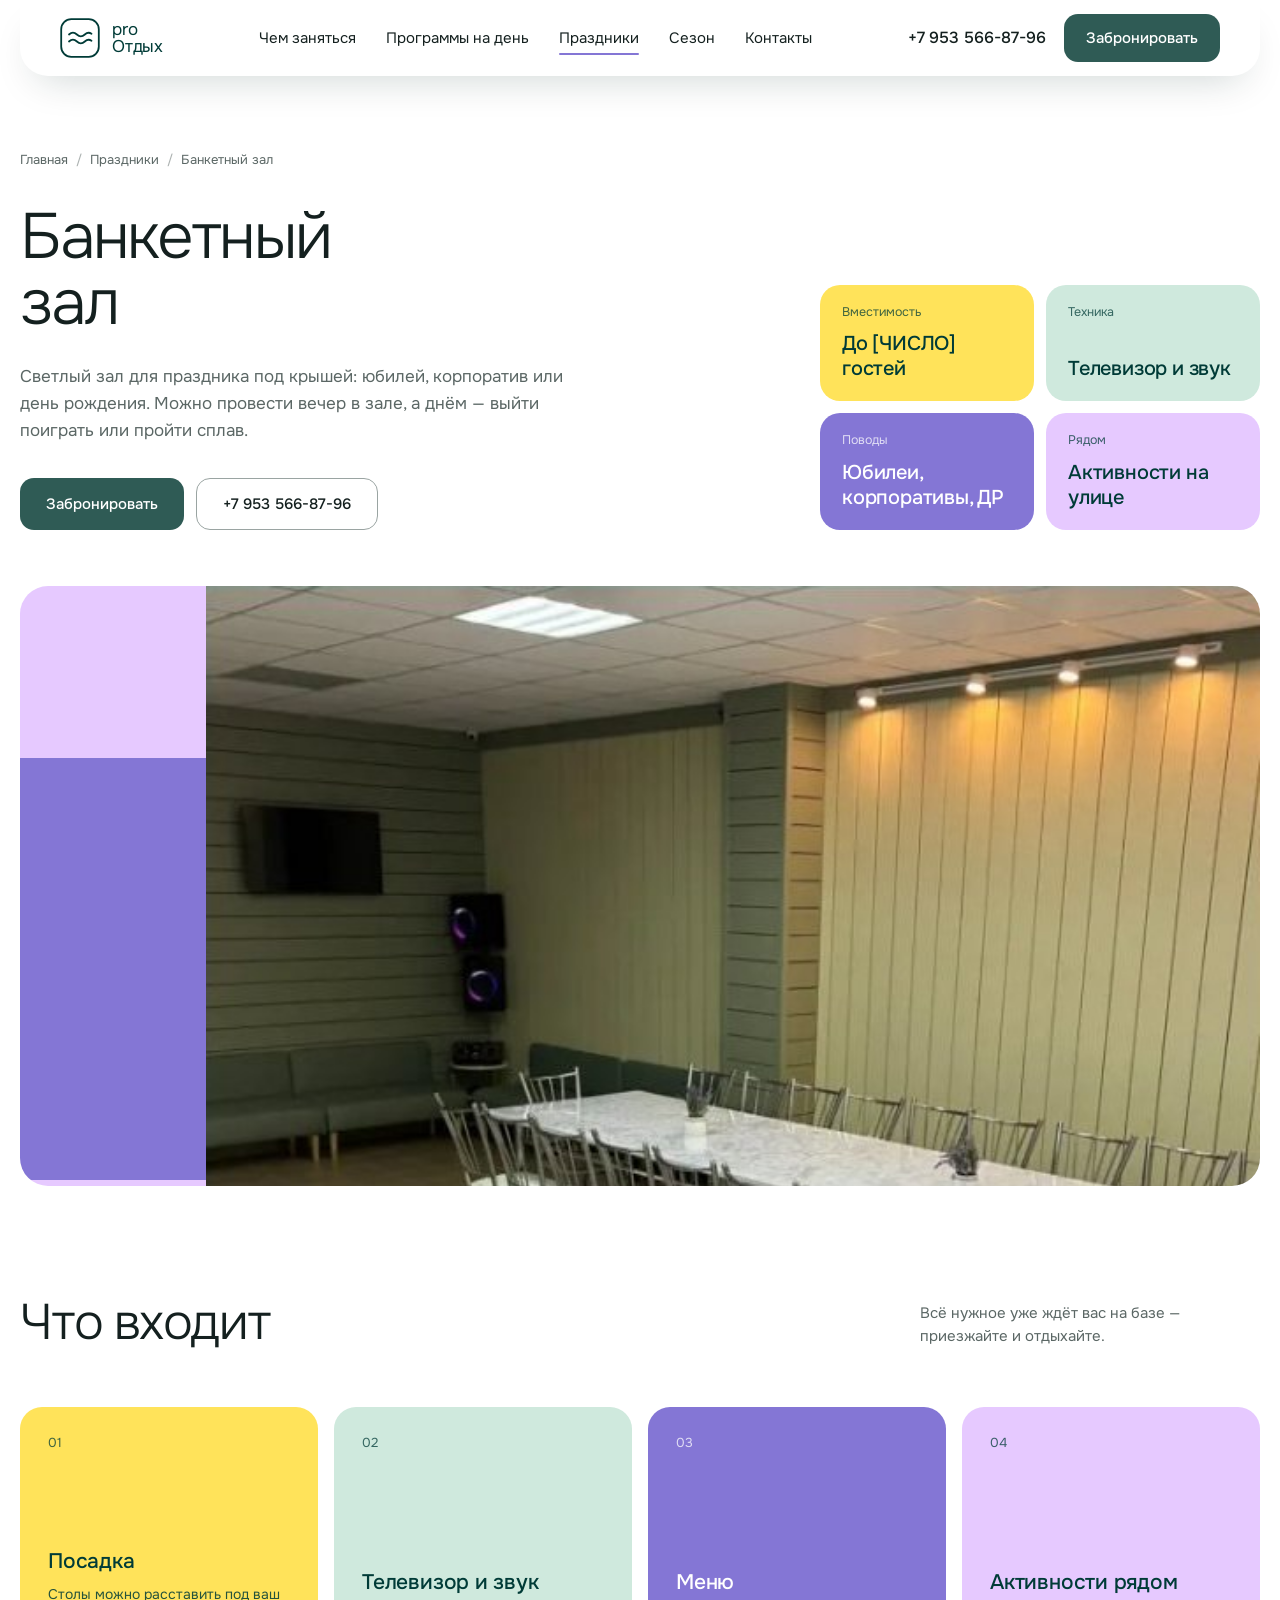
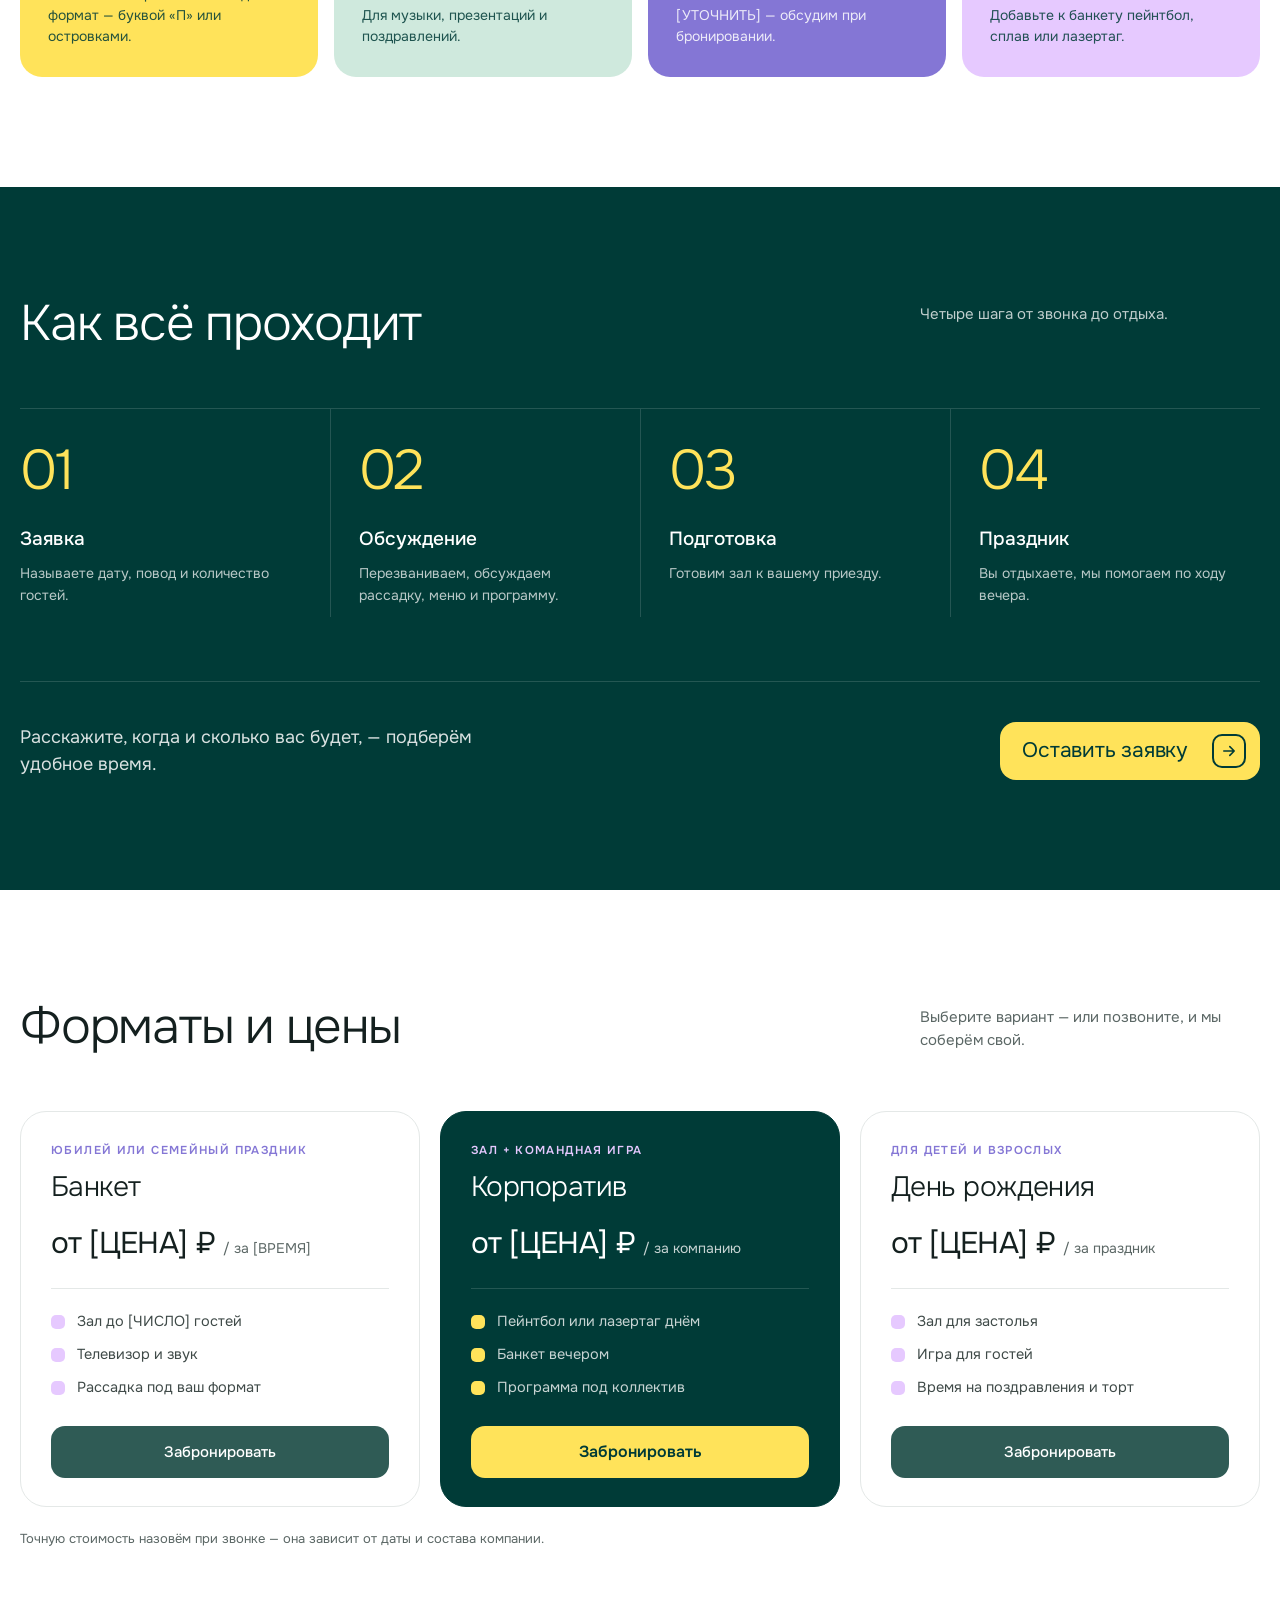
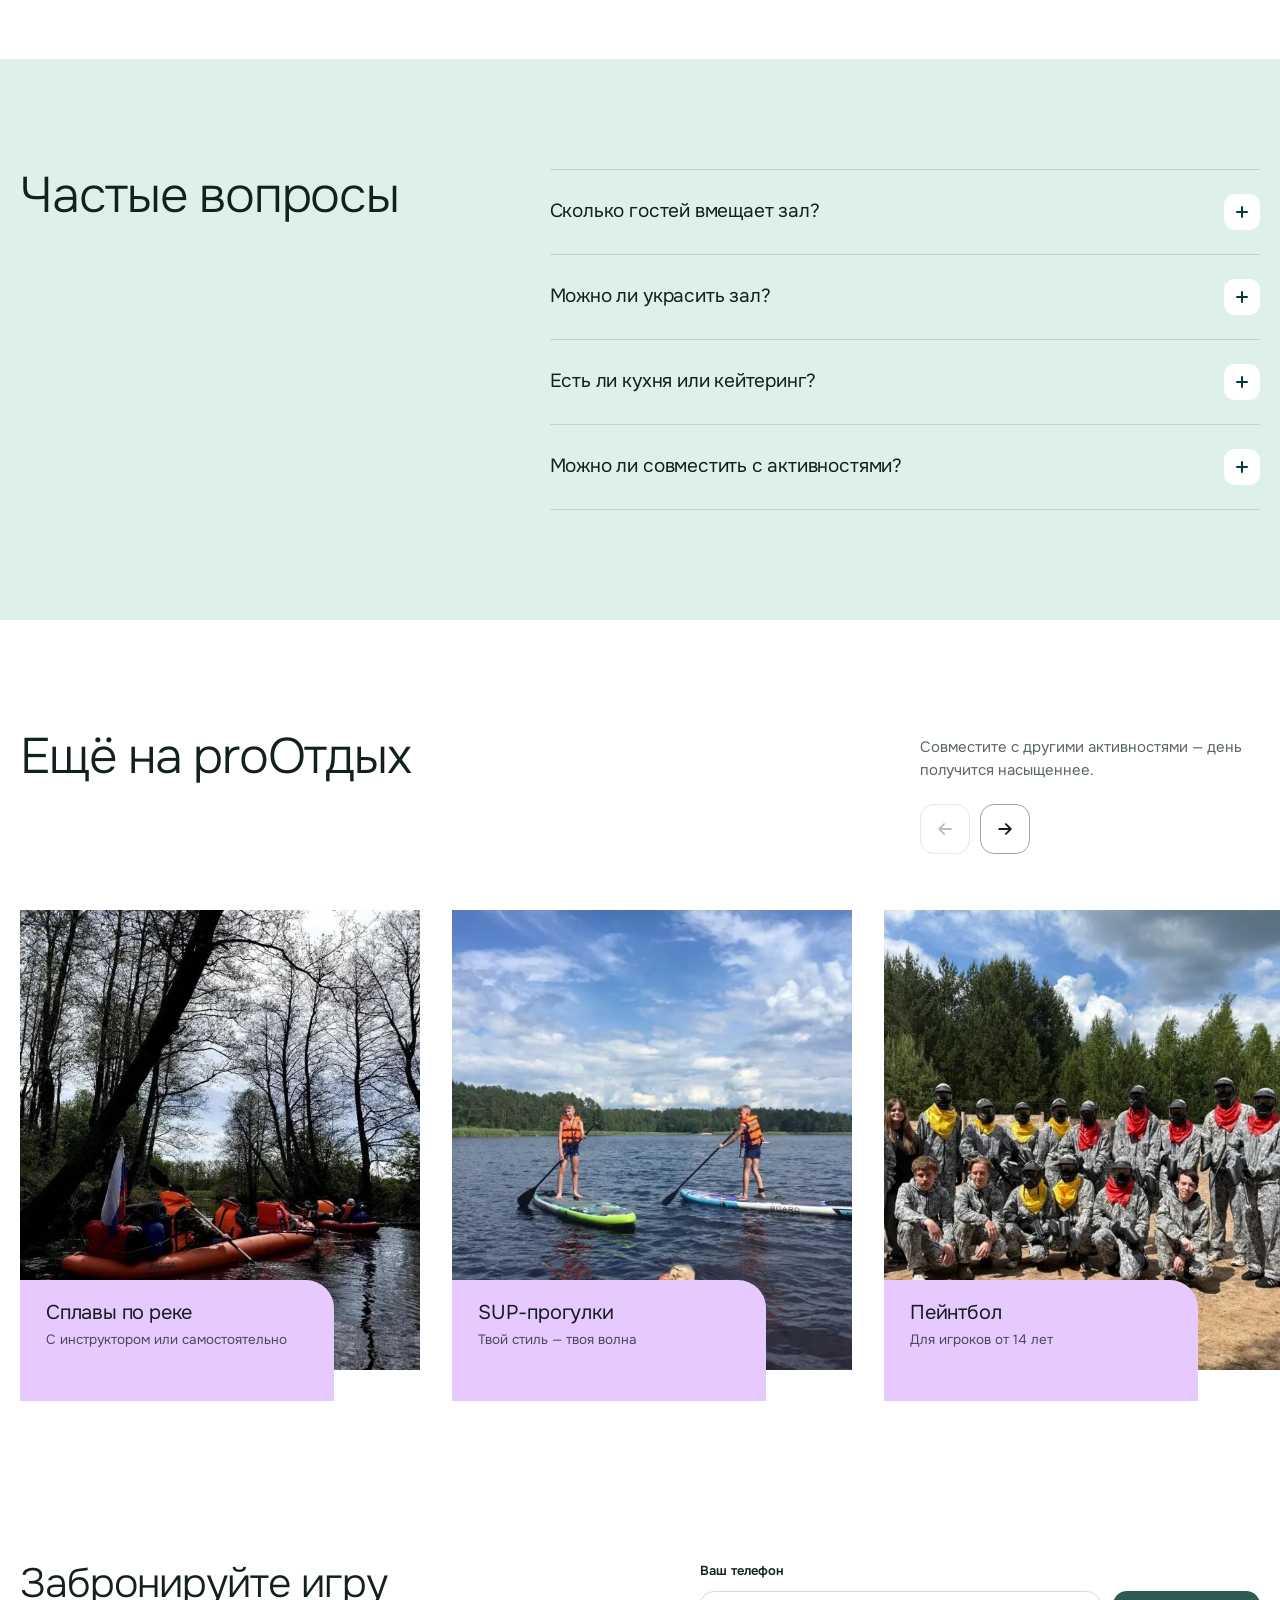
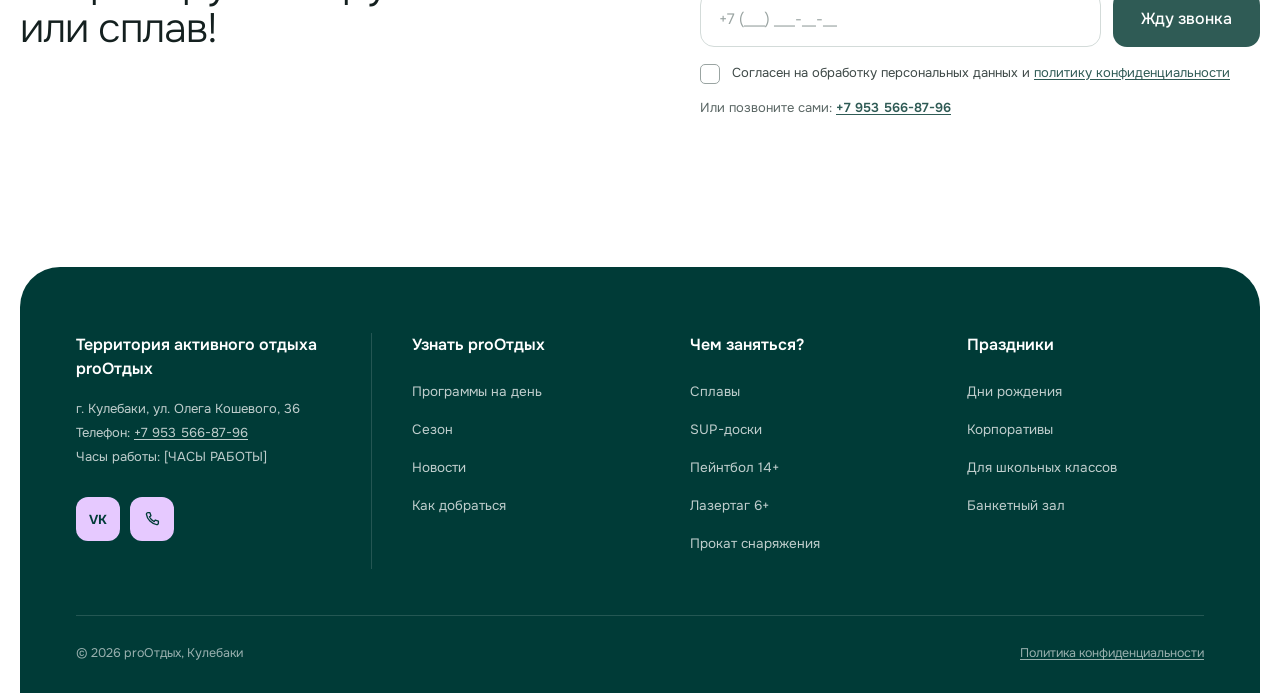
<file: banket.html>
<!doctype html>
<html lang="ru">
<head>
<meta charset="utf-8">
<meta name="viewport" content="width=device-width, initial-scale=1">
<title>Банкетный зал — proОтдых, Кулебаки</title>
<meta name="description" content="Светлый зал для праздника под крышей: юбилей, корпоратив или день рождения. Можно провести вечер в зале, а днём — выйти поиграть или пройти сплав.">
<link rel="preconnect" href="https://fonts.googleapis.com">
<link rel="preconnect" href="https://fonts.gstatic.com" crossorigin>
<link href="https://fonts.googleapis.com/css2?family=Onest:wght@300;400;500;600&display=swap" rel="stylesheet">
<link rel="stylesheet" href="assets/style.css">
</head>
<body class="inner">

<svg width="0" height="0" style="position:absolute" aria-hidden="true">
  <symbol id="i-logo" viewBox="0 0 40 40"><rect x="1.2" y="1.2" width="37.6" height="37.6" rx="10" fill="none" stroke="currentColor" stroke-width="1.8"/><path d="M9 16.5c2.6-2.4 5.3-2.4 7.9 0s5.3 2.4 7.9 0 4.6-2.2 6.7-.8M9 23.5c2.6-2.4 5.3-2.4 7.9 0s5.3 2.4 7.9 0 4.6-2.2 6.7-.8" fill="none" stroke="currentColor" stroke-width="1.8" stroke-linecap="round"/></symbol>
  <symbol id="i-r" viewBox="0 0 20 20"><path d="M3.5 10h13M11 4.5l5.5 5.5-5.5 5.5" fill="none" stroke="currentColor" stroke-width="2" stroke-linecap="round" stroke-linejoin="round"/></symbol>
  <symbol id="i-l" viewBox="0 0 20 20"><path d="M16.5 10h-13M9 4.5 3.5 10 9 15.5" fill="none" stroke="currentColor" stroke-width="2" stroke-linecap="round" stroke-linejoin="round"/></symbol>
  <symbol id="i-up" viewBox="0 0 20 20"><path d="M10 16.5v-13M4.5 9 10 3.5 15.5 9" fill="none" stroke="currentColor" stroke-width="2" stroke-linecap="round" stroke-linejoin="round"/></symbol>
  <symbol id="i-x" viewBox="0 0 20 20"><path d="M4 4l12 12M16 4 4 16" fill="none" stroke="currentColor" stroke-width="2" stroke-linecap="round"/></symbol>
  <symbol id="i-menu" viewBox="0 0 20 20"><path d="M2.5 6h15M2.5 14h15" fill="none" stroke="currentColor" stroke-width="1.8" stroke-linecap="round"/></symbol>
  <symbol id="i-ok" viewBox="0 0 20 20"><path d="M4 10.5 8 14.5 16 6" fill="none" stroke="currentColor" stroke-width="2.2" stroke-linecap="round" stroke-linejoin="round"/></symbol>
  <symbol id="i-phone" viewBox="0 0 24 24"><path d="M6.6 3.5h2.6l1.4 4.2-2 1.4a12 12 0 0 0 6.3 6.3l1.4-2 4.2 1.4v2.6a2 2 0 0 1-2.2 2A16.5 16.5 0 0 1 4.6 5.7a2 2 0 0 1 2-2.2Z" fill="none" stroke="currentColor" stroke-width="1.8" stroke-linejoin="round"/></symbol>
</svg>

<!-- ============ sticky header ============ -->
<header class="sticky" id="sticky">
  <div class="wrap">
    <div class="sticky__in">
      <a href="index.html" class="logo" aria-label="proОтдых — наверх"><svg><use href="#i-logo"/></svg><span>pro<br>Отдых</span></a>
      <nav class="nav" data-spy>
        <a href="index.html#activities">Чем заняться</a>
        <a href="index.html#day">Программы на день</a>
        <a href="index.html#open" class="is-active">Праздники</a>
        <a href="index.html#season">Сезон</a>
        <a href="index.html#contacts">Контакты</a>
      </nav>
      <a class="sticky__phone" href="tel:+79535668796">+7 953 566-87-96</a>
      <button class="burger" data-menu aria-label="Меню"><svg><use href="#i-menu"/></svg></button>
      <button class="btn" data-book>Забронировать</button>
    </div>
  </div>
</header>


<main>

<section class="phead">
  <div class="wrap">
    <nav class="crumbs" aria-label="Хлебные крошки"><a href="index.html">Главная</a><span aria-hidden="true">/</span><a href="index.html#open">Праздники</a><span aria-hidden="true">/</span><span>Банкетный зал</span></nav>
    <div class="phead__grid">
      <div class="rv">
        <h1 class="h1">Банкетный<br>зал</h1>
        <p class="phead__lead">Светлый зал для праздника под крышей: юбилей, корпоратив или день рождения. Можно провести вечер в зале, а днём — выйти поиграть или пройти сплав.</p>
        <div class="phead__act"><button class="btn" data-book="Зал">Забронировать</button><a class="btn-o" href="tel:+79535668796">+7 953 566-87-96</a></div>
      </div>
      <div class="facts rv"><div class="fact"><small>Вместимость</small><b>До [ЧИСЛО] гостей</b></div><div class="fact"><small>Техника</small><b>Телевизор и звук</b></div><div class="fact"><small>Поводы</small><b>Юбилеи, корпоративы, ДР</b></div><div class="fact"><small>Рядом</small><b>Активности на улице</b></div></div>
    </div>
  </div>
</section>

<section class="wrap">
  <div class="pbanner rv"><div class="pbanner__col" aria-hidden="true"><i></i><i></i><i></i></div><img src="img/hall-c.jpg" alt="Банкетный зал — proОтдых"></div>
</section>

<section class="sec">
  <div class="wrap">
    <div class="sec-head"><h2 class="h2 rv">Что входит</h2><p class="rv">Всё нужное уже ждёт вас на базе — приезжайте и отдыхайте.</p></div>
    <div class="feat rv"><div class="feat__i"><span class="feat__n">01</span><h3>Посадка</h3><p>Столы можно расставить под ваш формат — буквой «П» или островками.</p></div><div class="feat__i"><span class="feat__n">02</span><h3>Телевизор и звук</h3><p>Для музыки, презентаций и поздравлений.</p></div><div class="feat__i"><span class="feat__n">03</span><h3>Меню</h3><p>[УТОЧНИТЬ] — обсудим при бронировании.</p></div><div class="feat__i"><span class="feat__n">04</span><h3>Активности рядом</h3><p>Добавьте к банкету пейнтбол, сплав или лазертаг.</p></div></div>
  </div>
</section>

<section class="dark">
  <div class="wrap sec">
    <div class="sec-head"><h2 class="h2 rv">Как всё проходит</h2><p class="rv">Четыре шага от звонка до отдыха.</p></div>
    <div class="steps rv"><div class="step"><div class="step__n">01</div><h3>Заявка</h3><p>Называете дату, повод и количество гостей.</p></div><div class="step"><div class="step__n">02</div><h3>Обсуждение</h3><p>Перезваниваем, обсуждаем рассадку, меню и программу.</p></div><div class="step"><div class="step__n">03</div><h3>Подготовка</h3><p>Готовим зал к вашему приезду.</p></div><div class="step"><div class="step__n">04</div><h3>Праздник</h3><p>Вы отдыхаете, мы помогаем по ходу вечера.</p></div></div>
    <div class="steps-cta rv"><p>Расскажите, когда и сколько вас будет, — подберём удобное время.</p><button class="btn-y btn-y--md" data-book="Зал">Оставить заявку <span class="arr"><svg><use href="#i-r"/></svg></span></button></div>
  </div>
</section>

<section class="sec">
  <div class="wrap">
    <div class="sec-head"><h2 class="h2 rv">Форматы и цены</h2><p class="rv">Выберите вариант — или позвоните, и мы соберём свой.</p></div>
    <div class="fmt"><div class="fmt__c rv"><div class="eyebrow">Юбилей или семейный праздник</div><h3>Банкет</h3><div class="fmt__price">от [ЦЕНА] ₽ <small>/ за [ВРЕМЯ]</small></div><ul><li>Зал до [ЧИСЛО] гостей</li><li>Телевизор и звук</li><li>Рассадка под ваш формат</li></ul><button class="btn" data-book="Зал" data-comment="Банкетный зал: Банкет">Забронировать</button></div><div class="fmt__c fmt__c--hl rv"><div class="eyebrow">Зал + командная игра</div><h3>Корпоратив</h3><div class="fmt__price">от [ЦЕНА] ₽ <small>/ за компанию</small></div><ul><li>Пейнтбол или лазертаг днём</li><li>Банкет вечером</li><li>Программа под коллектив</li></ul><button class="modal__send" data-book="Зал" data-comment="Банкетный зал: Корпоратив">Забронировать</button></div><div class="fmt__c rv"><div class="eyebrow">Для детей и взрослых</div><h3>День рождения</h3><div class="fmt__price">от [ЦЕНА] ₽ <small>/ за праздник</small></div><ul><li>Зал для застолья</li><li>Игра для гостей</li><li>Время на поздравления и торт</li></ul><button class="btn" data-book="Зал" data-comment="Банкетный зал: День рождения">Забронировать</button></div></div>
    <p class="fmt-note">Точную стоимость назовём при звонке — она зависит от даты и состава компании.</p>
  </div>
</section>

<section class="sec faq-sec">
  <div class="wrap faq">
    <h2 class="h2 rv">Частые вопросы</h2>
    <div class="rv"><details><summary>Сколько гостей вмещает зал?<i></i></summary><p>До [ЧИСЛО] человек — точнее зависит от рассадки.</p></details><details><summary>Можно ли украсить зал?<i></i></summary><p>Да, можно привезти своё оформление. Заранее согласуем время на подготовку.</p></details><details><summary>Есть ли кухня или кейтеринг?<i></i></summary><p>[УТОЧНИТЬ] — расскажем о вариантах по телефону.</p></details><details><summary>Можно ли совместить с активностями?<i></i></summary><p>Да, многие гости днём играют в пейнтбол или идут на сплав, а вечером собираются в зале.</p></details></div>
  </div>
</section>

<section class="sec car">
  <div class="wrap">
    <div class="sec-head">
      <h2 class="h2 rv">Ещё на proОтдых</h2>
      <div class="rv"><p>Совместите с другими активностями — день получится насыщеннее.</p>
        <div class="arrows"><button data-prev aria-label="Назад"><svg><use href="#i-l"/></svg></button><button data-next aria-label="Вперёд"><svg><use href="#i-r"/></svg></button></div></div>
    </div>
  </div>
  <div class="car__track"><a class="card" href="splav.html"><div class="card__img"><img src="img/rafting.jpg" alt="Сплавы по реке" loading="lazy"></div><div class="card__label"><b>Сплавы по реке</b><small>С инструктором или самостоятельно</small></div></a><a class="card" href="sup.html"><div class="card__img"><img src="img/sup.jpg" alt="SUP-прогулки" loading="lazy"></div><div class="card__label"><b>SUP-прогулки</b><small>Твой стиль — твоя волна</small></div></a><a class="card" href="paintball.html"><div class="card__img"><img src="img/paintball.jpg" alt="Пейнтбол" loading="lazy"></div><div class="card__label"><b>Пейнтбол</b><small>Для игроков от 14 лет</small></div></a><a class="card" href="lazertag.html"><div class="card__img"><div class="card__ph">Фото: лазертаг в лесу</div></div><div class="card__label"><b>Лазертаг</b><small>Для игроков от 6 лет</small></div></a><a class="card" href="besedki.html"><div class="card__img"><img src="img/besedka.jpg" alt="Беседки с мангалом" loading="lazy"></div><div class="card__label"><b>Беседки с мангалом</b><small>Для компании до [ЧИСЛО] человек</small></div></a><a class="card" href="prokat.html"><div class="card__img"><div class="card__ph">Фото: снаряжение на берегу</div></div><div class="card__label"><b>Прокат снаряжения</b><small>Палатки, лодки, всё для похода</small></div></a><a class="card" href="klass.html"><div class="card__img"><div class="card__ph">Фото: праздник для класса</div></div><div class="card__label"><b>Праздник для класса</b><small>Игра + пикник для всего класса</small></div></a></div>
</section>

</main>

<!-- ============ callback + footer ============ -->
<section class="wrap" id="contacts">
  <div class="callback">
    <h2 class="h2 rv">Забронируйте игру<br>или сплав!</h2>
    <div class="cb rv" id="cb">
      <form novalidate>
        <label class="lbl" for="cbPhone">Ваш телефон</label>
        <div class="cb__row">
          <div style="flex:1"><input class="inp" id="cbPhone" type="tel" placeholder="+7 (___) ___-__-__" data-mask autocomplete="tel"><div class="err">Введите номер полностью</div></div>
          <button class="btn" type="submit">Жду звонка</button>
        </div>
        <label class="check"><input type="checkbox" id="cbAgree"><span>Согласен на обработку персональных данных и <a href="#" onclick="return false">политику конфиденциальности</a></span></label>
        <p class="cb__alt">Или позвоните сами: <a href="tel:+79535668796">+7 953 566-87-96</a></p>
      </form>
      <div class="cb__ok"><i><svg width="18" height="18"><use href="#i-ok"/></svg></i>Спасибо! Перезвоним в ближайшее время.</div>
    </div>
  </div>

  <footer class="footer">
    <div class="footer__grid">
      <div class="footer__about">
        <h4>Территория активного отдыха proОтдых</h4>
        <p>г. Кулебаки, ул. Олега Кошевого, 36<br>Телефон: <a href="tel:+79535668796">+7 953 566-87-96</a><br>Часы работы: [ЧАСЫ РАБОТЫ]</p>
        <div class="social"><a href="https://vk.com/" target="_blank" rel="noopener" aria-label="ВКонтакте">VK</a><a href="tel:+79535668796" aria-label="Позвонить"><svg><use href="#i-phone"/></svg></a></div>
      </div>
      <div><h4>Узнать proОтдых</h4><ul><li><a href="index.html#day">Программы на день</a></li><li><a href="index.html#season">Сезон</a></li><li><a href="news.html">Новости</a></li><li><a href="index.html#contacts">Как добраться</a></li></ul></div>
      <div><h4>Чем заняться?</h4><ul><li><a href="splav.html">Сплавы</a></li><li><a href="sup.html">SUP-доски</a></li><li><a href="paintball.html">Пейнтбол 14+</a></li><li><a href="lazertag.html">Лазертаг 6+</a></li><li><a href="prokat.html">Прокат снаряжения</a></li></ul></div>
      <div><h4>Праздники</h4><ul><li><a href="besedki.html">Дни рождения</a></li><li><a href="banket.html">Корпоративы</a></li><li><a href="klass.html">Для школьных классов</a></li><li><a href="banket.html">Банкетный зал</a></li></ul></div>
    </div>
    <div class="footer__bottom"><span>© 2026 proОтдых, Кулебаки</span><a href="#" onclick="return false">Политика конфиденциальности</a></div>
  </footer>
</section>

<button class="up" id="up" aria-label="Наверх"><svg><use href="#i-up"/></svg></button>

<!-- ============ mobile menu ============ -->
<div class="drawer" id="drawer" aria-hidden="true">
  <div class="drawer__top">
    <a href="index.html" class="logo"><svg><use href="#i-logo"/></svg><span>pro<br>Отдых</span></a>
    <button class="modal__x" style="position:static" data-menu-close aria-label="Закрыть"><svg><use href="#i-x"/></svg></button>
  </div>
  <nav>
    <a href="index.html#activities">Чем заняться</a><a href="index.html#day">Программы на день</a><a href="index.html#open">Праздники</a><a href="index.html#season">Сезон</a><a href="index.html#contacts">Контакты</a>
  </nav>
  <div class="drawer__foot">
    <a class="btn" href="tel:+79535668796" style="background:#fff;color:var(--green);border:1.5px solid var(--line)">+7 953 566-87-96</a>
    <button class="btn" data-book>Забронировать</button>
  </div>
</div>

<!-- ============ booking modal ============ -->
<div class="modal" id="modal" role="dialog" aria-modal="true" aria-labelledby="mTitle">
  <div class="modal__dlg">
    <div class="modal__stripe"><i></i><i></i><i></i><i></i></div>
    <button class="modal__x" data-close aria-label="Закрыть"><svg><use href="#i-x"/></svg></button>
    <form class="form" novalidate>
      <div class="eyebrow">Заявка на отдых</div>
      <h3 id="mTitle">Забронировать время</h3>
      <p class="modal__lead">Оставьте контакты — перезвоним, подберём время и всё подтвердим.</p>
      <div class="f"><label class="lbl" for="mName">Имя</label><input class="inp" id="mName" placeholder="Как к вам обращаться" autocomplete="name"><div class="err">Как к вам обращаться?</div></div>
      <div class="f"><label class="lbl" for="mPhone">Телефон</label><input class="inp" id="mPhone" type="tel" placeholder="+7 (___) ___-__-__" data-mask autocomplete="tel"><div class="err">Введите номер полностью</div></div>
      <div class="prog" id="prog"><div class="prog__t"><small>Программа на день</small><b id="progName"></b></div><button type="button" id="progX" aria-label="Убрать программу"><svg><use href="#i-x"/></svg></button></div>
      <div class="f"><label class="lbl">Что хотите</label>
        <div class="chips" id="chips">
          <button type="button">Сплав</button><button type="button">SUP</button><button type="button">Пейнтбол</button><button type="button">Лазертаг</button><button type="button">Беседка</button><button type="button">Зал</button><button type="button">Прокат</button><button type="button">Пока не решили</button>
        </div>
      </div>
      <div class="f f2">
        <div><label class="lbl" for="mDate">Дата</label><input class="inp" id="mDate" type="date"></div>
        <div><label class="lbl" for="mCount">Сколько человек</label><input class="inp" id="mCount" type="number" min="1" max="300" placeholder="10"></div>
      </div>
      <div class="f"><label class="lbl" for="mComment">Комментарий</label><textarea class="inp" id="mComment" rows="2" placeholder="Например: день рождения, 8 лет, нужна беседка"></textarea></div>
      <label class="check"><input type="checkbox" id="mAgree"><span>Согласен на обработку персональных данных и <a href="#" onclick="return false">политику конфиденциальности</a></span></label>
      <div class="err" id="mAgreeErr">Нужно ваше согласие</div>
      <button class="modal__send" type="submit">Отправить заявку</button>
    </form>
    <div class="done">
      <i><svg><use href="#i-ok"/></svg></i>
      <h3>Заявка отправлена!</h3>
      <p>Спасибо! Мы перезвоним в ближайшее время, чтобы подтвердить бронь.</p>
      <button class="btn" data-close>Отлично</button>
    </div>
  </div>
</div>

<script src="assets/main.js"></script>
</body>
</html>
</file>
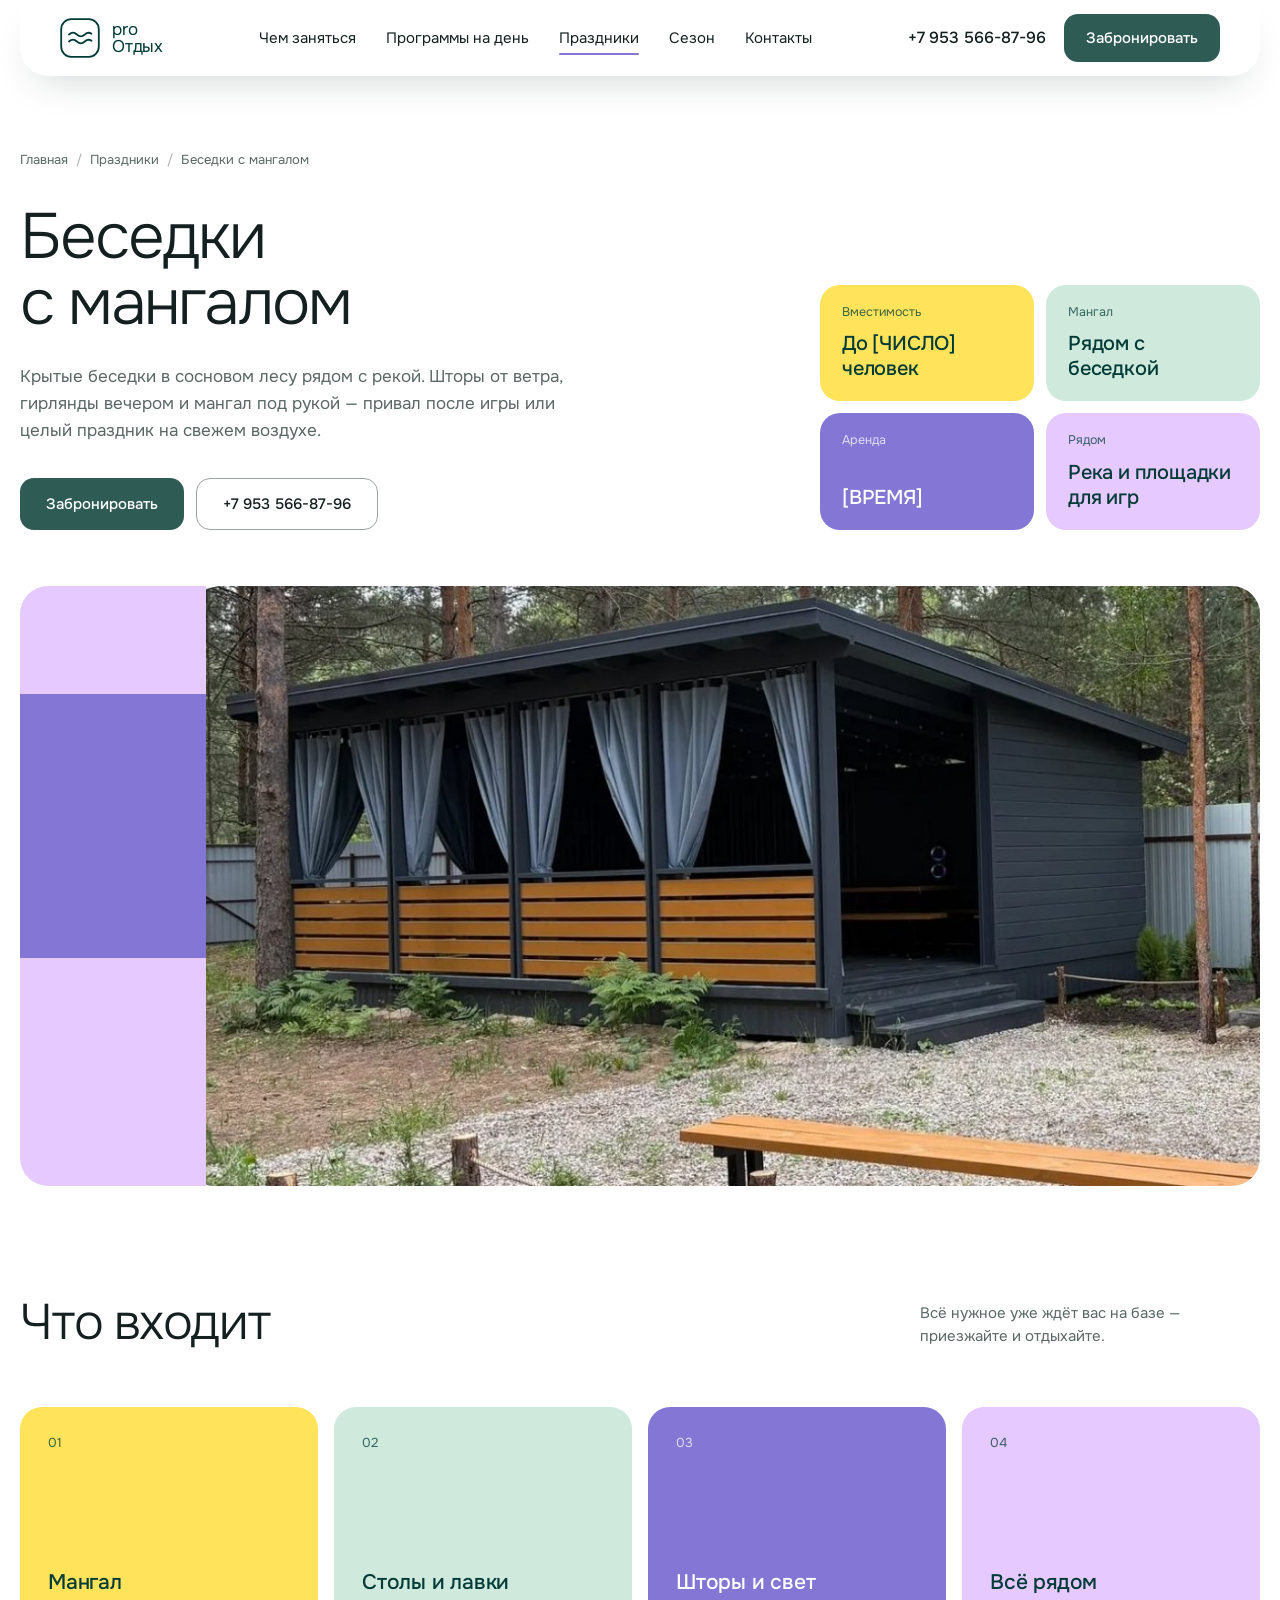
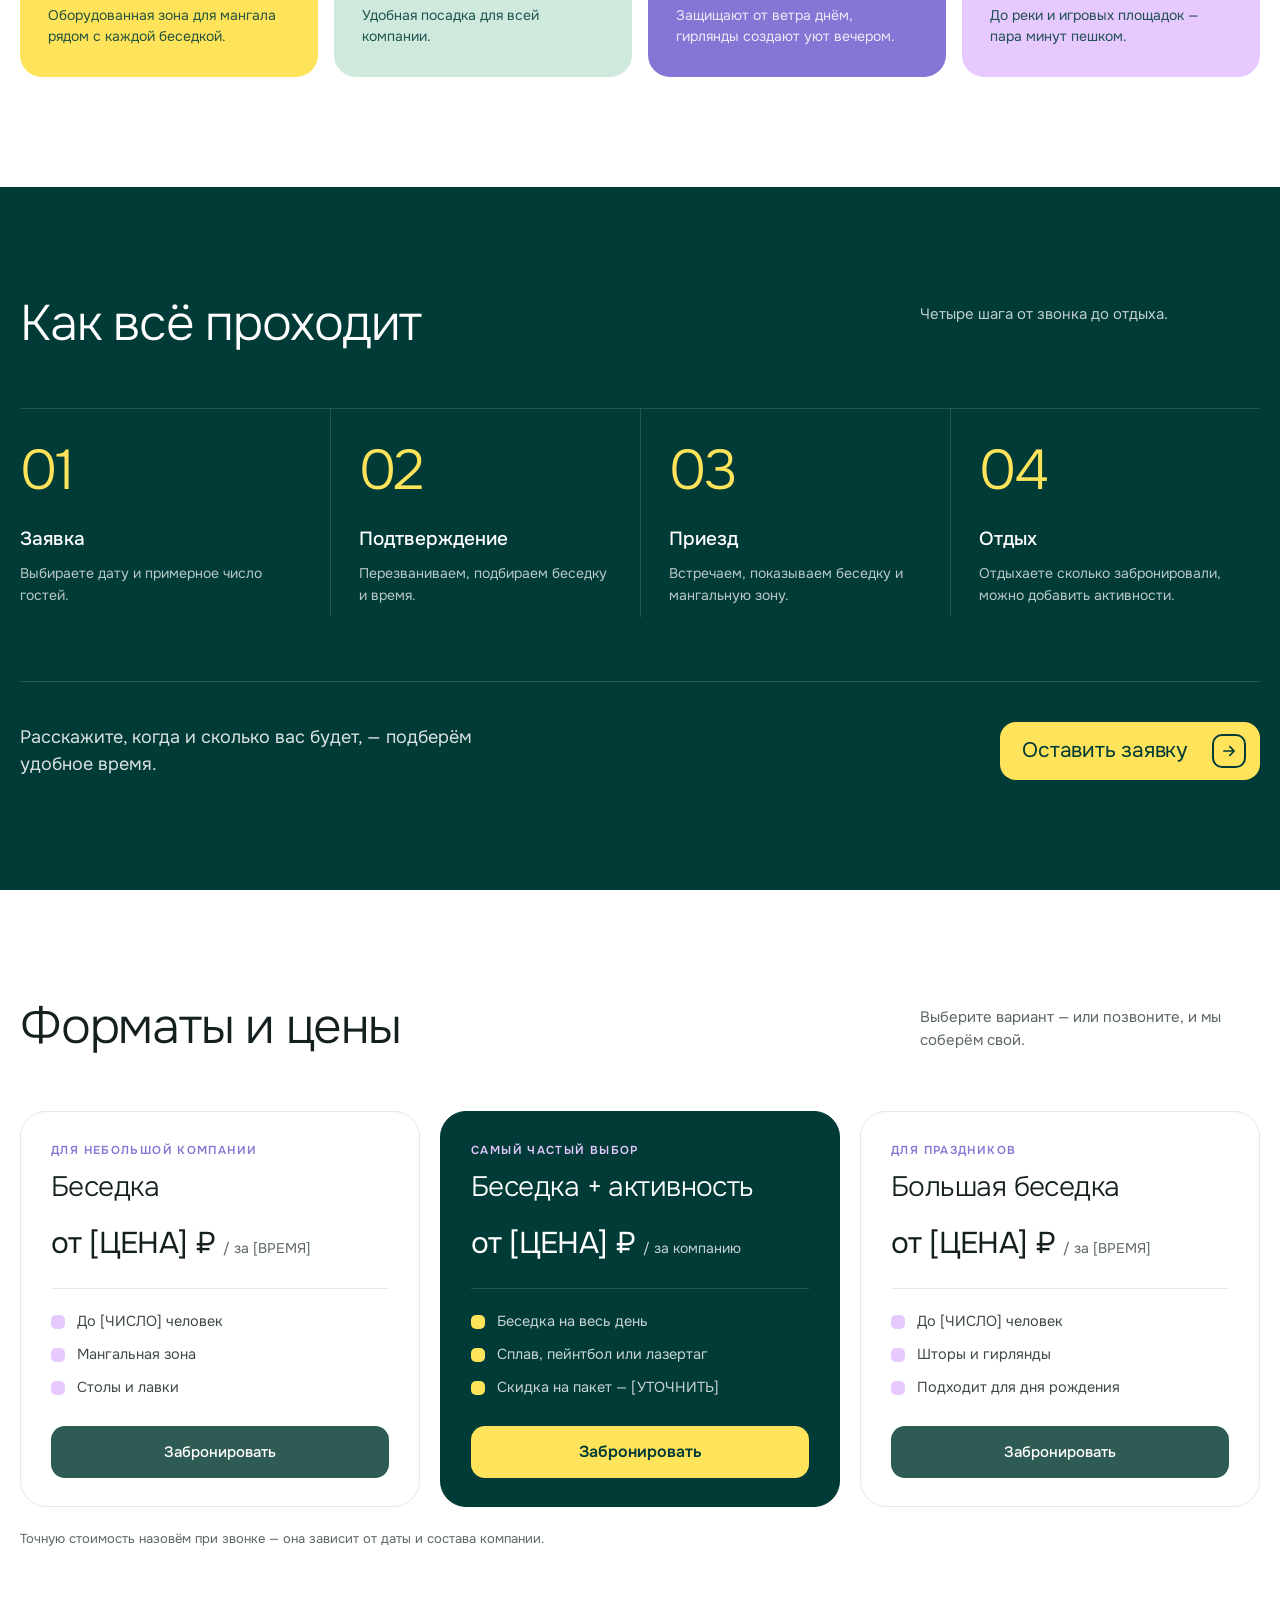
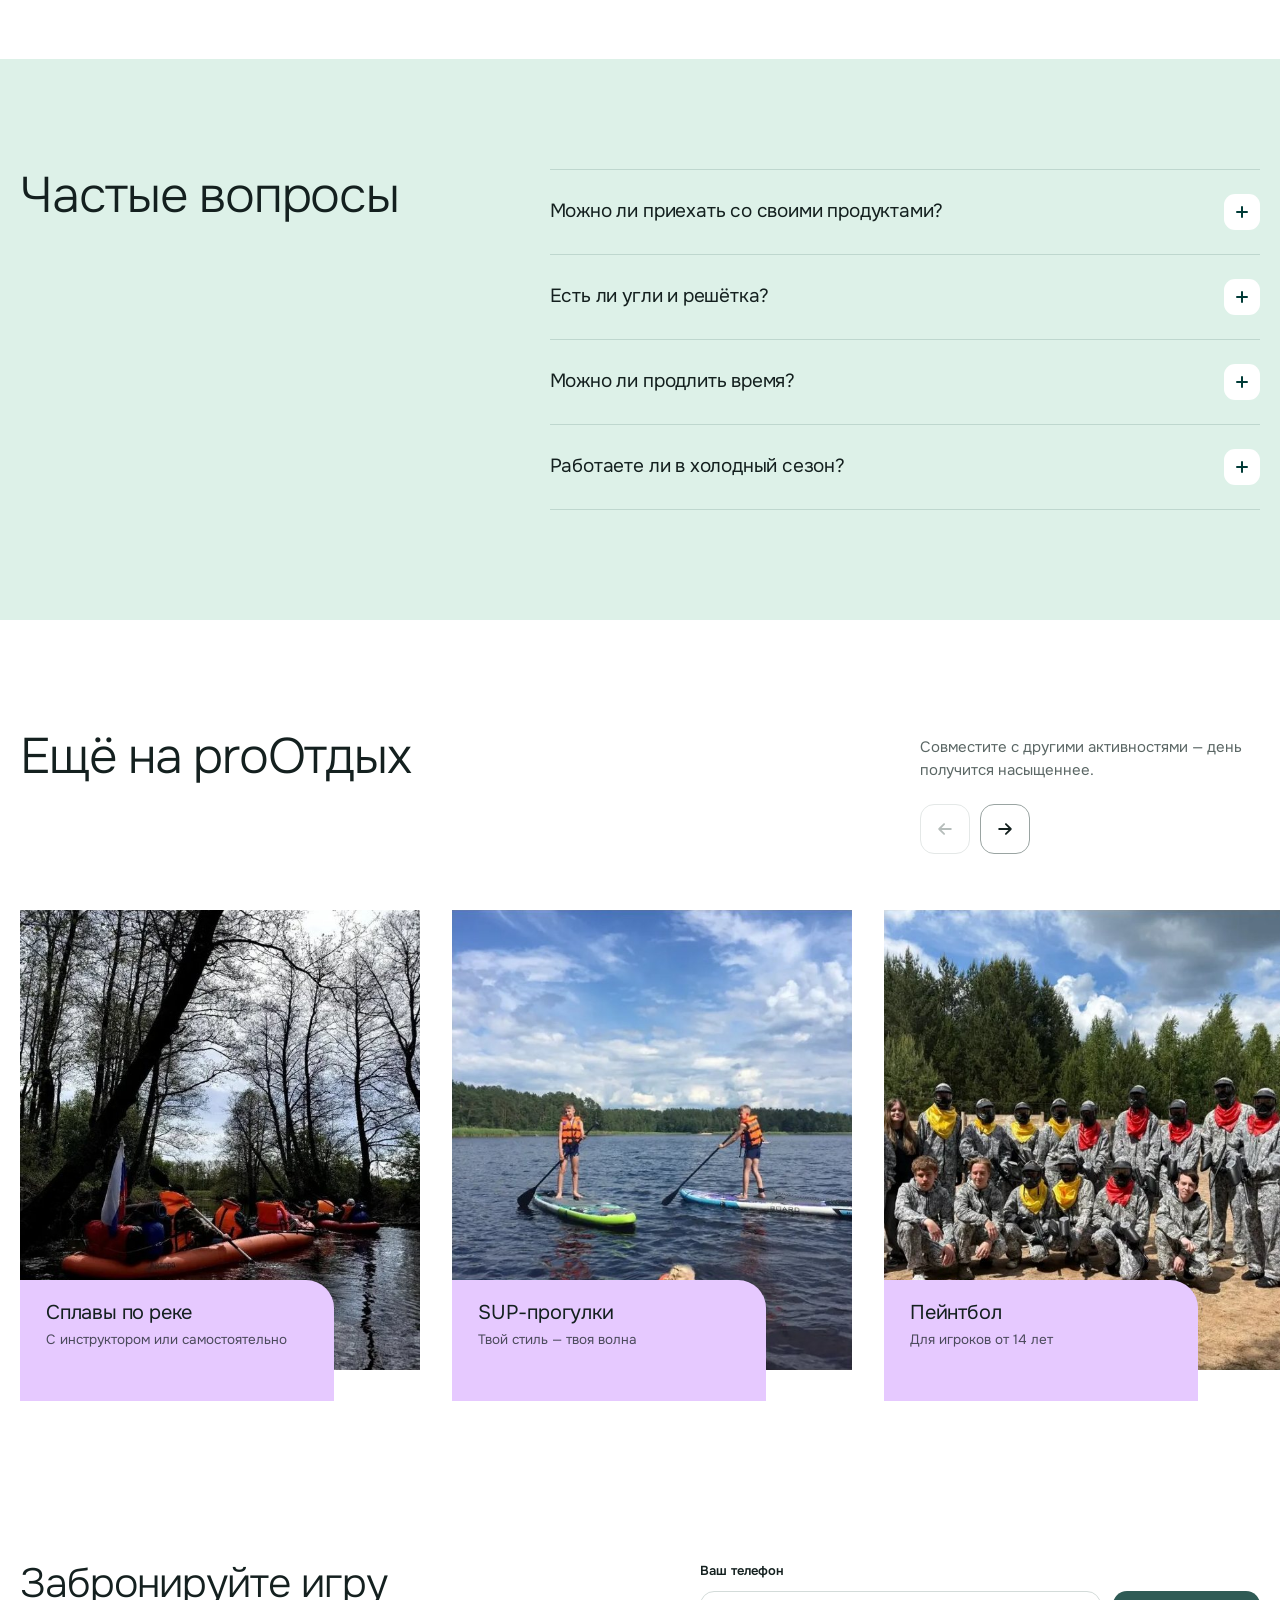
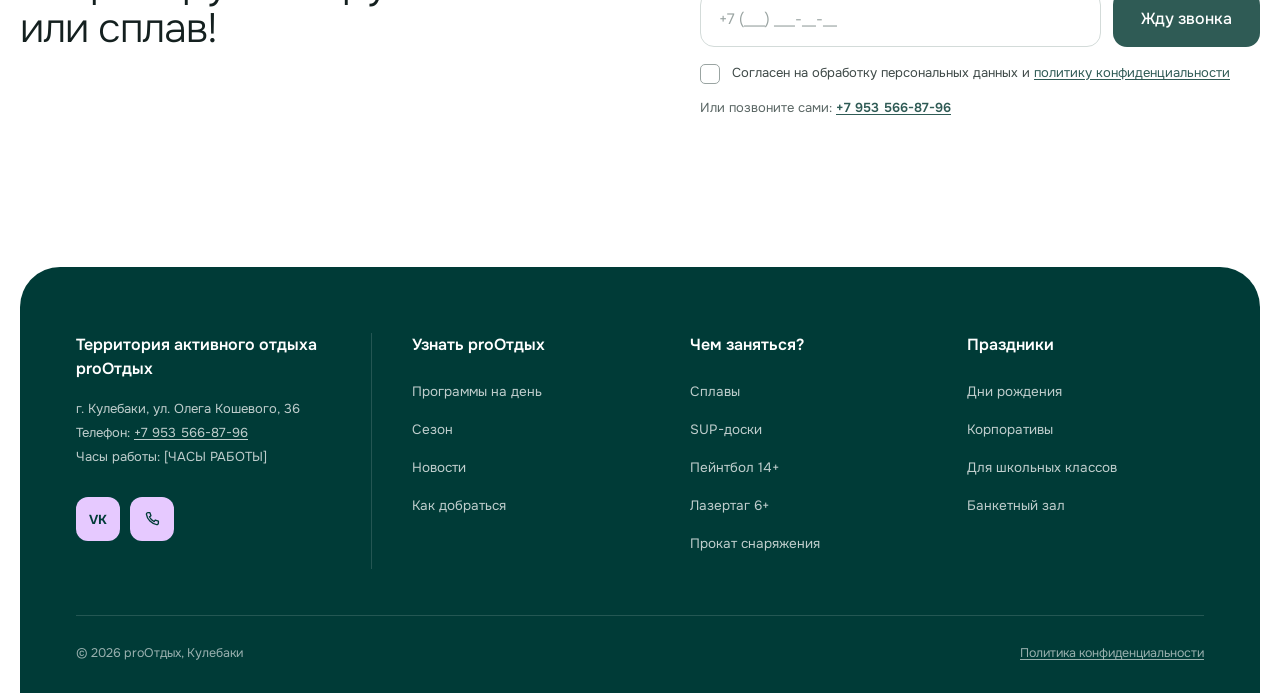
<file: besedki.html>
<!doctype html>
<html lang="ru">
<head>
<meta charset="utf-8">
<meta name="viewport" content="width=device-width, initial-scale=1">
<title>Беседки с мангалом — proОтдых, Кулебаки</title>
<meta name="description" content="Крытые беседки в сосновом лесу рядом с рекой. Шторы от ветра, гирлянды вечером и мангал под рукой — привал после игры или целый праздник на свежем воздухе.">
<link rel="preconnect" href="https://fonts.googleapis.com">
<link rel="preconnect" href="https://fonts.gstatic.com" crossorigin>
<link href="https://fonts.googleapis.com/css2?family=Onest:wght@300;400;500;600&display=swap" rel="stylesheet">
<link rel="stylesheet" href="assets/style.css">
</head>
<body class="inner">

<svg width="0" height="0" style="position:absolute" aria-hidden="true">
  <symbol id="i-logo" viewBox="0 0 40 40"><rect x="1.2" y="1.2" width="37.6" height="37.6" rx="10" fill="none" stroke="currentColor" stroke-width="1.8"/><path d="M9 16.5c2.6-2.4 5.3-2.4 7.9 0s5.3 2.4 7.9 0 4.6-2.2 6.7-.8M9 23.5c2.6-2.4 5.3-2.4 7.9 0s5.3 2.4 7.9 0 4.6-2.2 6.7-.8" fill="none" stroke="currentColor" stroke-width="1.8" stroke-linecap="round"/></symbol>
  <symbol id="i-r" viewBox="0 0 20 20"><path d="M3.5 10h13M11 4.5l5.5 5.5-5.5 5.5" fill="none" stroke="currentColor" stroke-width="2" stroke-linecap="round" stroke-linejoin="round"/></symbol>
  <symbol id="i-l" viewBox="0 0 20 20"><path d="M16.5 10h-13M9 4.5 3.5 10 9 15.5" fill="none" stroke="currentColor" stroke-width="2" stroke-linecap="round" stroke-linejoin="round"/></symbol>
  <symbol id="i-up" viewBox="0 0 20 20"><path d="M10 16.5v-13M4.5 9 10 3.5 15.5 9" fill="none" stroke="currentColor" stroke-width="2" stroke-linecap="round" stroke-linejoin="round"/></symbol>
  <symbol id="i-x" viewBox="0 0 20 20"><path d="M4 4l12 12M16 4 4 16" fill="none" stroke="currentColor" stroke-width="2" stroke-linecap="round"/></symbol>
  <symbol id="i-menu" viewBox="0 0 20 20"><path d="M2.5 6h15M2.5 14h15" fill="none" stroke="currentColor" stroke-width="1.8" stroke-linecap="round"/></symbol>
  <symbol id="i-ok" viewBox="0 0 20 20"><path d="M4 10.5 8 14.5 16 6" fill="none" stroke="currentColor" stroke-width="2.2" stroke-linecap="round" stroke-linejoin="round"/></symbol>
  <symbol id="i-phone" viewBox="0 0 24 24"><path d="M6.6 3.5h2.6l1.4 4.2-2 1.4a12 12 0 0 0 6.3 6.3l1.4-2 4.2 1.4v2.6a2 2 0 0 1-2.2 2A16.5 16.5 0 0 1 4.6 5.7a2 2 0 0 1 2-2.2Z" fill="none" stroke="currentColor" stroke-width="1.8" stroke-linejoin="round"/></symbol>
</svg>

<!-- ============ sticky header ============ -->
<header class="sticky" id="sticky">
  <div class="wrap">
    <div class="sticky__in">
      <a href="index.html" class="logo" aria-label="proОтдых — наверх"><svg><use href="#i-logo"/></svg><span>pro<br>Отдых</span></a>
      <nav class="nav" data-spy>
        <a href="index.html#activities">Чем заняться</a>
        <a href="index.html#day">Программы на день</a>
        <a href="index.html#open" class="is-active">Праздники</a>
        <a href="index.html#season">Сезон</a>
        <a href="index.html#contacts">Контакты</a>
      </nav>
      <a class="sticky__phone" href="tel:+79535668796">+7 953 566-87-96</a>
      <button class="burger" data-menu aria-label="Меню"><svg><use href="#i-menu"/></svg></button>
      <button class="btn" data-book>Забронировать</button>
    </div>
  </div>
</header>


<main>

<section class="phead">
  <div class="wrap">
    <nav class="crumbs" aria-label="Хлебные крошки"><a href="index.html">Главная</a><span aria-hidden="true">/</span><a href="index.html#open">Праздники</a><span aria-hidden="true">/</span><span>Беседки с мангалом</span></nav>
    <div class="phead__grid">
      <div class="rv">
        <h1 class="h1">Беседки<br>с мангалом</h1>
        <p class="phead__lead">Крытые беседки в сосновом лесу рядом с рекой. Шторы от ветра, гирлянды вечером и мангал под рукой — привал после игры или целый праздник на свежем воздухе.</p>
        <div class="phead__act"><button class="btn" data-book="Беседка">Забронировать</button><a class="btn-o" href="tel:+79535668796">+7 953 566-87-96</a></div>
      </div>
      <div class="facts rv"><div class="fact"><small>Вместимость</small><b>До [ЧИСЛО] человек</b></div><div class="fact"><small>Мангал</small><b>Рядом с беседкой</b></div><div class="fact"><small>Аренда</small><b>[ВРЕМЯ]</b></div><div class="fact"><small>Рядом</small><b>Река и площадки для игр</b></div></div>
    </div>
  </div>
</section>

<section class="wrap">
  <div class="pbanner rv"><div class="pbanner__col" aria-hidden="true"><i></i><i></i><i></i></div><img src="img/gazebo-c.jpg" alt="Беседки с мангалом — proОтдых"></div>
</section>

<section class="sec">
  <div class="wrap">
    <div class="sec-head"><h2 class="h2 rv">Что входит</h2><p class="rv">Всё нужное уже ждёт вас на базе — приезжайте и отдыхайте.</p></div>
    <div class="feat rv"><div class="feat__i"><span class="feat__n">01</span><h3>Мангал</h3><p>Оборудованная зона для мангала рядом с каждой беседкой.</p></div><div class="feat__i"><span class="feat__n">02</span><h3>Столы и лавки</h3><p>Удобная посадка для всей компании.</p></div><div class="feat__i"><span class="feat__n">03</span><h3>Шторы и свет</h3><p>Защищают от ветра днём, гирлянды создают уют вечером.</p></div><div class="feat__i"><span class="feat__n">04</span><h3>Всё рядом</h3><p>До реки и игровых площадок — пара минут пешком.</p></div></div>
  </div>
</section>

<section class="dark">
  <div class="wrap sec">
    <div class="sec-head"><h2 class="h2 rv">Как всё проходит</h2><p class="rv">Четыре шага от звонка до отдыха.</p></div>
    <div class="steps rv"><div class="step"><div class="step__n">01</div><h3>Заявка</h3><p>Выбираете дату и примерное число гостей.</p></div><div class="step"><div class="step__n">02</div><h3>Подтверждение</h3><p>Перезваниваем, подбираем беседку и время.</p></div><div class="step"><div class="step__n">03</div><h3>Приезд</h3><p>Встречаем, показываем беседку и мангальную зону.</p></div><div class="step"><div class="step__n">04</div><h3>Отдых</h3><p>Отдыхаете сколько забронировали, можно добавить активности.</p></div></div>
    <div class="steps-cta rv"><p>Расскажите, когда и сколько вас будет, — подберём удобное время.</p><button class="btn-y btn-y--md" data-book="Беседка">Оставить заявку <span class="arr"><svg><use href="#i-r"/></svg></span></button></div>
  </div>
</section>

<section class="sec">
  <div class="wrap">
    <div class="sec-head"><h2 class="h2 rv">Форматы и цены</h2><p class="rv">Выберите вариант — или позвоните, и мы соберём свой.</p></div>
    <div class="fmt"><div class="fmt__c rv"><div class="eyebrow">Для небольшой компании</div><h3>Беседка</h3><div class="fmt__price">от [ЦЕНА] ₽ <small>/ за [ВРЕМЯ]</small></div><ul><li>До [ЧИСЛО] человек</li><li>Мангальная зона</li><li>Столы и лавки</li></ul><button class="btn" data-book="Беседка" data-comment="Беседки с мангалом: Беседка">Забронировать</button></div><div class="fmt__c fmt__c--hl rv"><div class="eyebrow">Самый частый выбор</div><h3>Беседка + активность</h3><div class="fmt__price">от [ЦЕНА] ₽ <small>/ за компанию</small></div><ul><li>Беседка на весь день</li><li>Сплав, пейнтбол или лазертаг</li><li>Скидка на пакет — [УТОЧНИТЬ]</li></ul><button class="modal__send" data-book="Беседка" data-comment="Беседки с мангалом: Беседка + активность">Забронировать</button></div><div class="fmt__c rv"><div class="eyebrow">Для праздников</div><h3>Большая беседка</h3><div class="fmt__price">от [ЦЕНА] ₽ <small>/ за [ВРЕМЯ]</small></div><ul><li>До [ЧИСЛО] человек</li><li>Шторы и гирлянды</li><li>Подходит для дня рождения</li></ul><button class="btn" data-book="Беседка" data-comment="Беседки с мангалом: Большая беседка">Забронировать</button></div></div>
    <p class="fmt-note">Точную стоимость назовём при звонке — она зависит от даты и состава компании.</p>
  </div>
</section>

<section class="sec faq-sec">
  <div class="wrap faq">
    <h2 class="h2 rv">Частые вопросы</h2>
    <div class="rv"><details><summary>Можно ли приехать со своими продуктами?<i></i></summary><p>[УТОЧНИТЬ ПРАВИЛА] — расскажем по телефону при бронировании.</p></details><details><summary>Есть ли угли и решётка?<i></i></summary><p>[УТОЧНИТЬ] — уточните при бронировании, подготовим заранее.</p></details><details><summary>Можно ли продлить время?<i></i></summary><p>Да, если беседка не занята следующими гостями.</p></details><details><summary>Работаете ли в холодный сезон?<i></i></summary><p>Беседки крытые и закрываются шторами, так что приезжать можно и прохладной осенью.</p></details></div>
  </div>
</section>

<section class="sec car">
  <div class="wrap">
    <div class="sec-head">
      <h2 class="h2 rv">Ещё на proОтдых</h2>
      <div class="rv"><p>Совместите с другими активностями — день получится насыщеннее.</p>
        <div class="arrows"><button data-prev aria-label="Назад"><svg><use href="#i-l"/></svg></button><button data-next aria-label="Вперёд"><svg><use href="#i-r"/></svg></button></div></div>
    </div>
  </div>
  <div class="car__track"><a class="card" href="splav.html"><div class="card__img"><img src="img/rafting.jpg" alt="Сплавы по реке" loading="lazy"></div><div class="card__label"><b>Сплавы по реке</b><small>С инструктором или самостоятельно</small></div></a><a class="card" href="sup.html"><div class="card__img"><img src="img/sup.jpg" alt="SUP-прогулки" loading="lazy"></div><div class="card__label"><b>SUP-прогулки</b><small>Твой стиль — твоя волна</small></div></a><a class="card" href="paintball.html"><div class="card__img"><img src="img/paintball.jpg" alt="Пейнтбол" loading="lazy"></div><div class="card__label"><b>Пейнтбол</b><small>Для игроков от 14 лет</small></div></a><a class="card" href="lazertag.html"><div class="card__img"><div class="card__ph">Фото: лазертаг в лесу</div></div><div class="card__label"><b>Лазертаг</b><small>Для игроков от 6 лет</small></div></a><a class="card" href="banket.html"><div class="card__img"><img src="img/hall.jpg" alt="Банкетный зал" loading="lazy"></div><div class="card__label"><b>Банкетный зал</b><small>Юбилеи, корпоративы, дни рождения</small></div></a><a class="card" href="prokat.html"><div class="card__img"><div class="card__ph">Фото: снаряжение на берегу</div></div><div class="card__label"><b>Прокат снаряжения</b><small>Палатки, лодки, всё для похода</small></div></a><a class="card" href="klass.html"><div class="card__img"><div class="card__ph">Фото: праздник для класса</div></div><div class="card__label"><b>Праздник для класса</b><small>Игра + пикник для всего класса</small></div></a></div>
</section>

</main>

<!-- ============ callback + footer ============ -->
<section class="wrap" id="contacts">
  <div class="callback">
    <h2 class="h2 rv">Забронируйте игру<br>или сплав!</h2>
    <div class="cb rv" id="cb">
      <form novalidate>
        <label class="lbl" for="cbPhone">Ваш телефон</label>
        <div class="cb__row">
          <div style="flex:1"><input class="inp" id="cbPhone" type="tel" placeholder="+7 (___) ___-__-__" data-mask autocomplete="tel"><div class="err">Введите номер полностью</div></div>
          <button class="btn" type="submit">Жду звонка</button>
        </div>
        <label class="check"><input type="checkbox" id="cbAgree"><span>Согласен на обработку персональных данных и <a href="#" onclick="return false">политику конфиденциальности</a></span></label>
        <p class="cb__alt">Или позвоните сами: <a href="tel:+79535668796">+7 953 566-87-96</a></p>
      </form>
      <div class="cb__ok"><i><svg width="18" height="18"><use href="#i-ok"/></svg></i>Спасибо! Перезвоним в ближайшее время.</div>
    </div>
  </div>

  <footer class="footer">
    <div class="footer__grid">
      <div class="footer__about">
        <h4>Территория активного отдыха proОтдых</h4>
        <p>г. Кулебаки, ул. Олега Кошевого, 36<br>Телефон: <a href="tel:+79535668796">+7 953 566-87-96</a><br>Часы работы: [ЧАСЫ РАБОТЫ]</p>
        <div class="social"><a href="https://vk.com/" target="_blank" rel="noopener" aria-label="ВКонтакте">VK</a><a href="tel:+79535668796" aria-label="Позвонить"><svg><use href="#i-phone"/></svg></a></div>
      </div>
      <div><h4>Узнать proОтдых</h4><ul><li><a href="index.html#day">Программы на день</a></li><li><a href="index.html#season">Сезон</a></li><li><a href="news.html">Новости</a></li><li><a href="index.html#contacts">Как добраться</a></li></ul></div>
      <div><h4>Чем заняться?</h4><ul><li><a href="splav.html">Сплавы</a></li><li><a href="sup.html">SUP-доски</a></li><li><a href="paintball.html">Пейнтбол 14+</a></li><li><a href="lazertag.html">Лазертаг 6+</a></li><li><a href="prokat.html">Прокат снаряжения</a></li></ul></div>
      <div><h4>Праздники</h4><ul><li><a href="besedki.html">Дни рождения</a></li><li><a href="banket.html">Корпоративы</a></li><li><a href="klass.html">Для школьных классов</a></li><li><a href="banket.html">Банкетный зал</a></li></ul></div>
    </div>
    <div class="footer__bottom"><span>© 2026 proОтдых, Кулебаки</span><a href="#" onclick="return false">Политика конфиденциальности</a></div>
  </footer>
</section>

<button class="up" id="up" aria-label="Наверх"><svg><use href="#i-up"/></svg></button>

<!-- ============ mobile menu ============ -->
<div class="drawer" id="drawer" aria-hidden="true">
  <div class="drawer__top">
    <a href="index.html" class="logo"><svg><use href="#i-logo"/></svg><span>pro<br>Отдых</span></a>
    <button class="modal__x" style="position:static" data-menu-close aria-label="Закрыть"><svg><use href="#i-x"/></svg></button>
  </div>
  <nav>
    <a href="index.html#activities">Чем заняться</a><a href="index.html#day">Программы на день</a><a href="index.html#open">Праздники</a><a href="index.html#season">Сезон</a><a href="index.html#contacts">Контакты</a>
  </nav>
  <div class="drawer__foot">
    <a class="btn" href="tel:+79535668796" style="background:#fff;color:var(--green);border:1.5px solid var(--line)">+7 953 566-87-96</a>
    <button class="btn" data-book>Забронировать</button>
  </div>
</div>

<!-- ============ booking modal ============ -->
<div class="modal" id="modal" role="dialog" aria-modal="true" aria-labelledby="mTitle">
  <div class="modal__dlg">
    <div class="modal__stripe"><i></i><i></i><i></i><i></i></div>
    <button class="modal__x" data-close aria-label="Закрыть"><svg><use href="#i-x"/></svg></button>
    <form class="form" novalidate>
      <div class="eyebrow">Заявка на отдых</div>
      <h3 id="mTitle">Забронировать время</h3>
      <p class="modal__lead">Оставьте контакты — перезвоним, подберём время и всё подтвердим.</p>
      <div class="f"><label class="lbl" for="mName">Имя</label><input class="inp" id="mName" placeholder="Как к вам обращаться" autocomplete="name"><div class="err">Как к вам обращаться?</div></div>
      <div class="f"><label class="lbl" for="mPhone">Телефон</label><input class="inp" id="mPhone" type="tel" placeholder="+7 (___) ___-__-__" data-mask autocomplete="tel"><div class="err">Введите номер полностью</div></div>
      <div class="prog" id="prog"><div class="prog__t"><small>Программа на день</small><b id="progName"></b></div><button type="button" id="progX" aria-label="Убрать программу"><svg><use href="#i-x"/></svg></button></div>
      <div class="f"><label class="lbl">Что хотите</label>
        <div class="chips" id="chips">
          <button type="button">Сплав</button><button type="button">SUP</button><button type="button">Пейнтбол</button><button type="button">Лазертаг</button><button type="button">Беседка</button><button type="button">Зал</button><button type="button">Прокат</button><button type="button">Пока не решили</button>
        </div>
      </div>
      <div class="f f2">
        <div><label class="lbl" for="mDate">Дата</label><input class="inp" id="mDate" type="date"></div>
        <div><label class="lbl" for="mCount">Сколько человек</label><input class="inp" id="mCount" type="number" min="1" max="300" placeholder="10"></div>
      </div>
      <div class="f"><label class="lbl" for="mComment">Комментарий</label><textarea class="inp" id="mComment" rows="2" placeholder="Например: день рождения, 8 лет, нужна беседка"></textarea></div>
      <label class="check"><input type="checkbox" id="mAgree"><span>Согласен на обработку персональных данных и <a href="#" onclick="return false">политику конфиденциальности</a></span></label>
      <div class="err" id="mAgreeErr">Нужно ваше согласие</div>
      <button class="modal__send" type="submit">Отправить заявку</button>
    </form>
    <div class="done">
      <i><svg><use href="#i-ok"/></svg></i>
      <h3>Заявка отправлена!</h3>
      <p>Спасибо! Мы перезвоним в ближайшее время, чтобы подтвердить бронь.</p>
      <button class="btn" data-close>Отлично</button>
    </div>
  </div>
</div>

<script src="assets/main.js"></script>
</body>
</html>
</file>
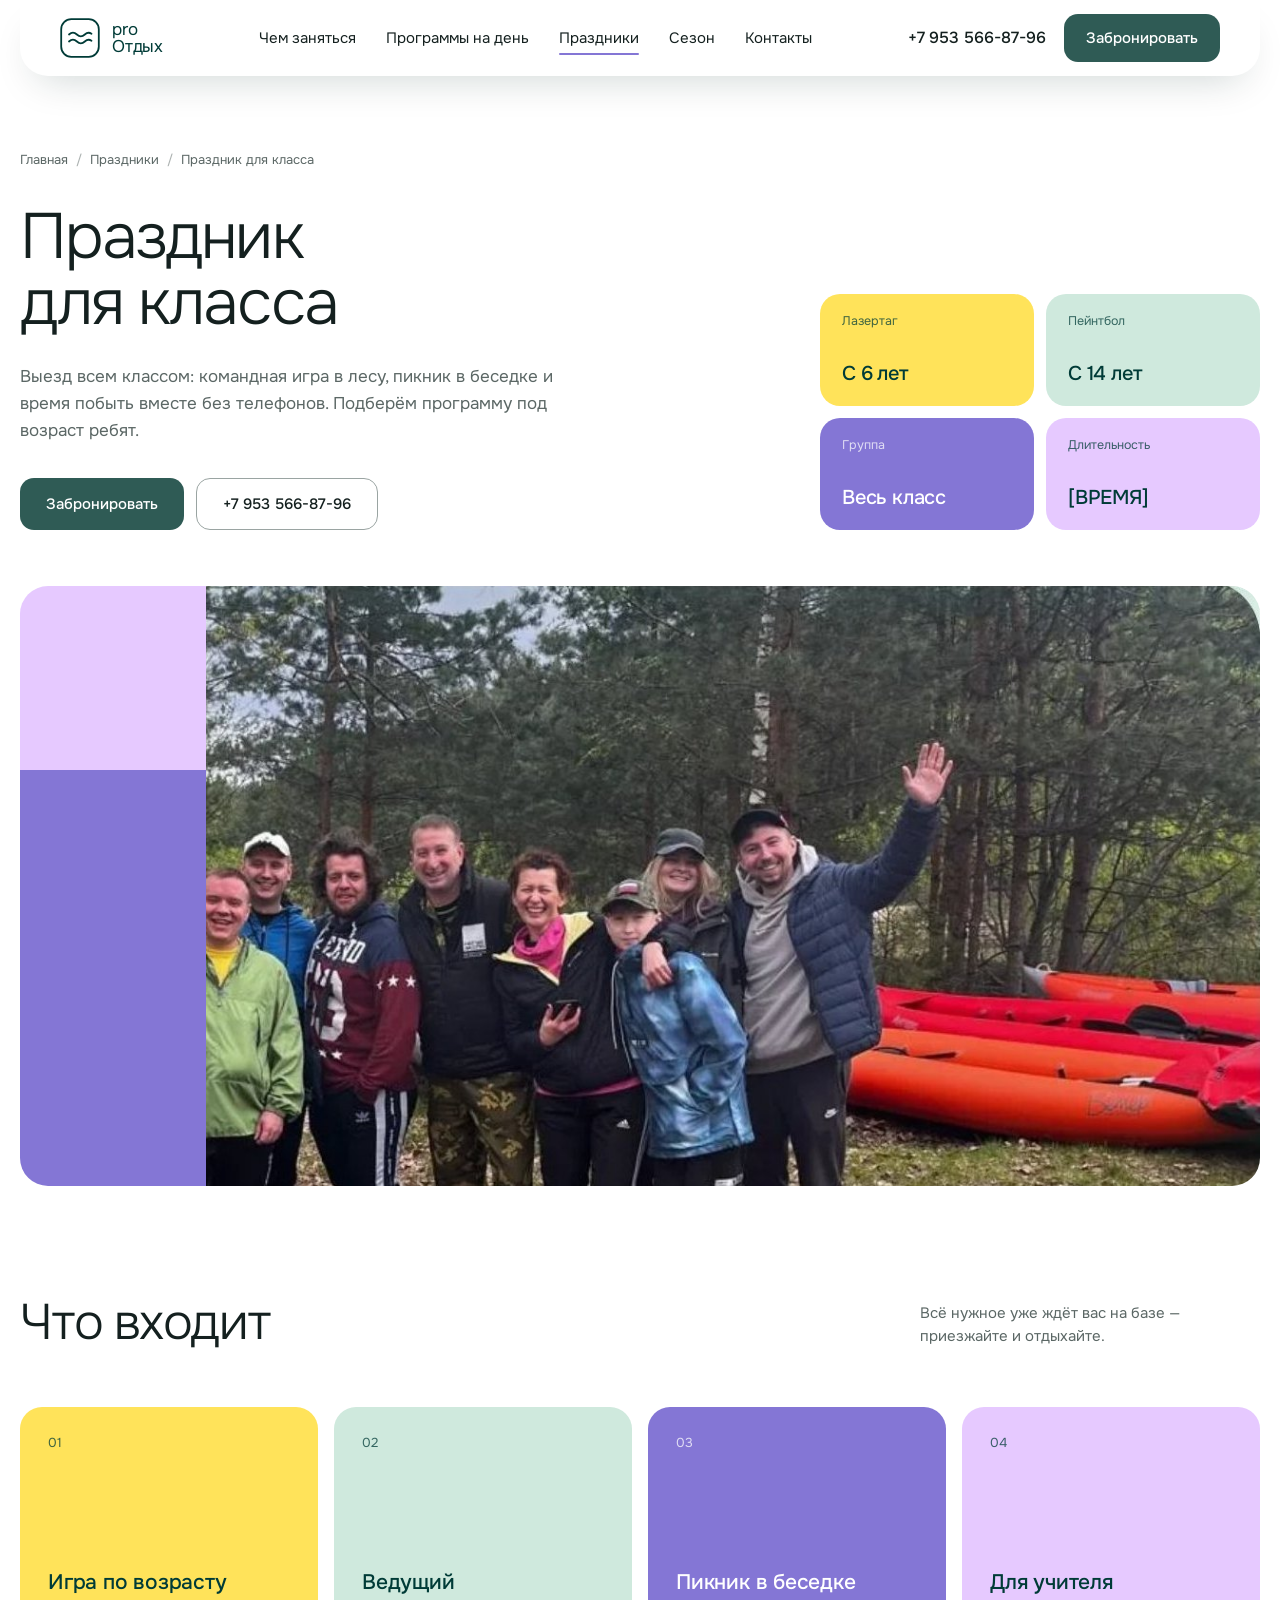
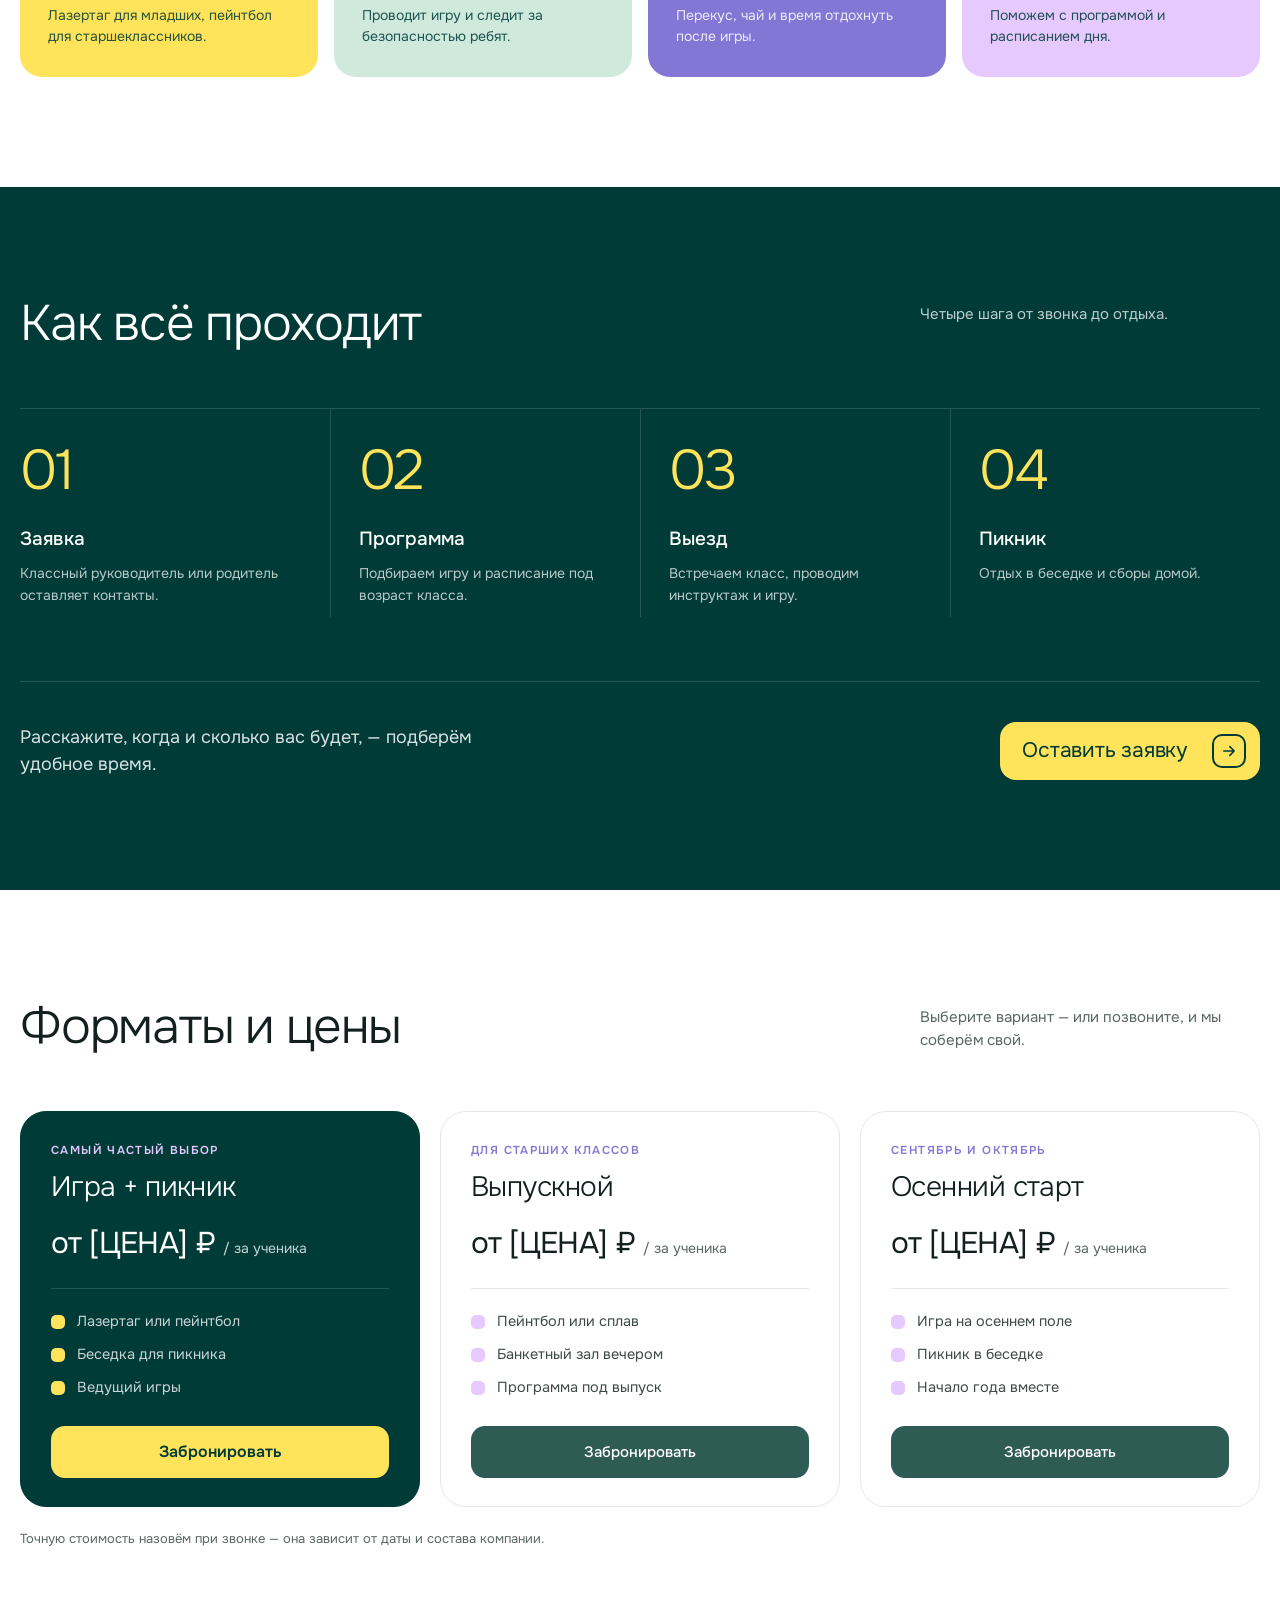
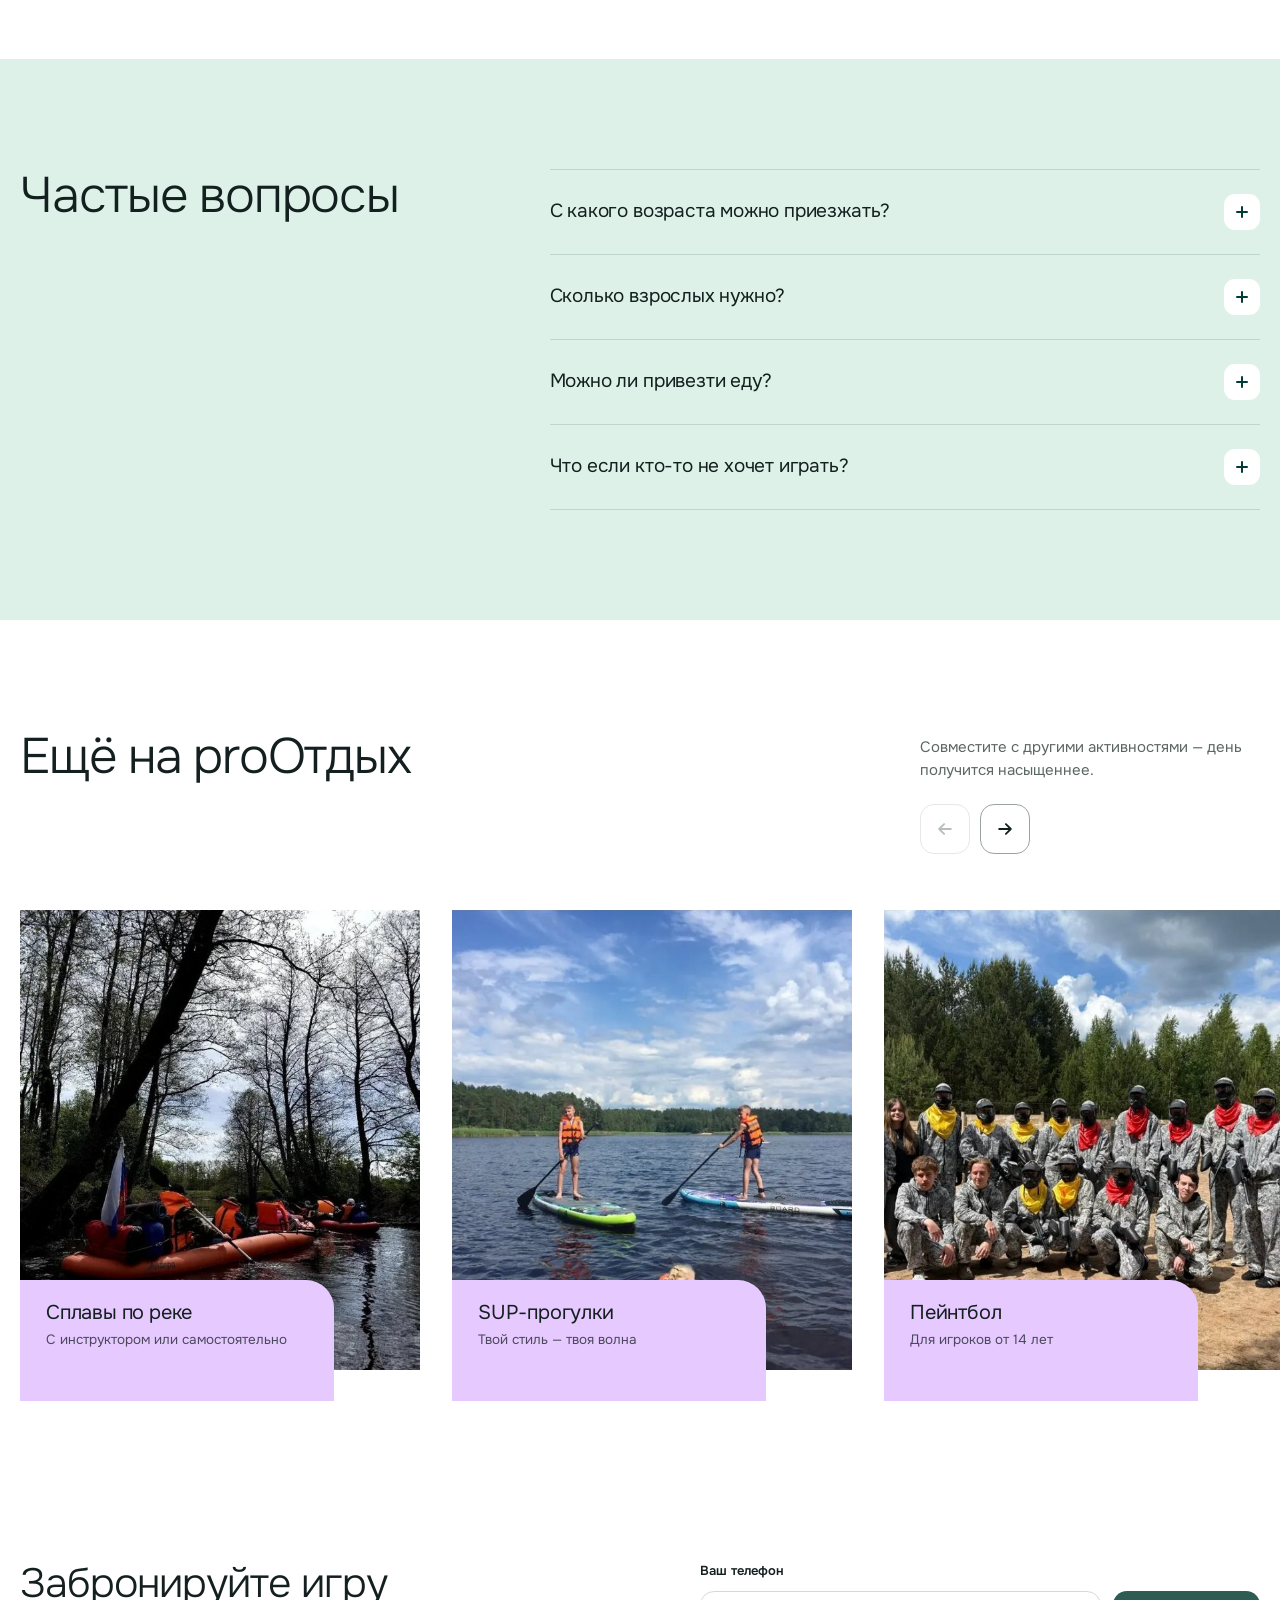
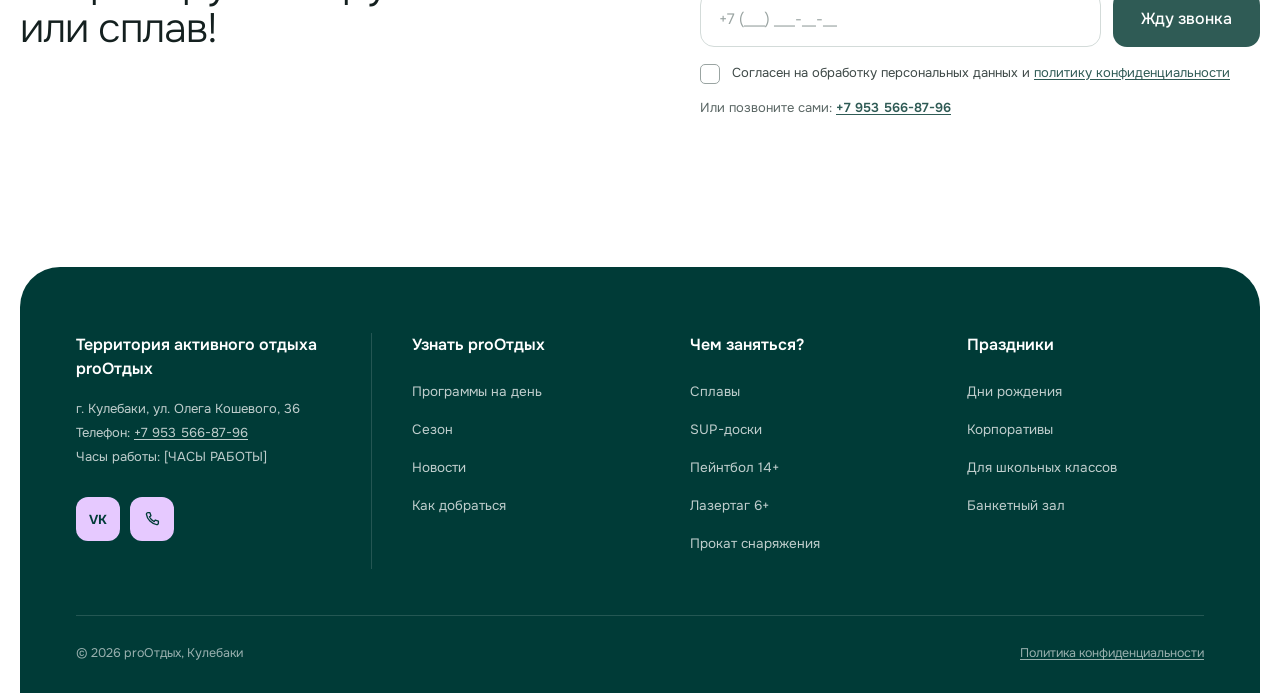
<file: klass.html>
<!doctype html>
<html lang="ru">
<head>
<meta charset="utf-8">
<meta name="viewport" content="width=device-width, initial-scale=1">
<title>Праздник для класса — proОтдых, Кулебаки</title>
<meta name="description" content="Выезд всем классом: командная игра в лесу, пикник в беседке и время побыть вместе без телефонов. Подберём программу под возраст ребят.">
<link rel="preconnect" href="https://fonts.googleapis.com">
<link rel="preconnect" href="https://fonts.gstatic.com" crossorigin>
<link href="https://fonts.googleapis.com/css2?family=Onest:wght@300;400;500;600&display=swap" rel="stylesheet">
<link rel="stylesheet" href="assets/style.css">
</head>
<body class="inner">

<svg width="0" height="0" style="position:absolute" aria-hidden="true">
  <symbol id="i-logo" viewBox="0 0 40 40"><rect x="1.2" y="1.2" width="37.6" height="37.6" rx="10" fill="none" stroke="currentColor" stroke-width="1.8"/><path d="M9 16.5c2.6-2.4 5.3-2.4 7.9 0s5.3 2.4 7.9 0 4.6-2.2 6.7-.8M9 23.5c2.6-2.4 5.3-2.4 7.9 0s5.3 2.4 7.9 0 4.6-2.2 6.7-.8" fill="none" stroke="currentColor" stroke-width="1.8" stroke-linecap="round"/></symbol>
  <symbol id="i-r" viewBox="0 0 20 20"><path d="M3.5 10h13M11 4.5l5.5 5.5-5.5 5.5" fill="none" stroke="currentColor" stroke-width="2" stroke-linecap="round" stroke-linejoin="round"/></symbol>
  <symbol id="i-l" viewBox="0 0 20 20"><path d="M16.5 10h-13M9 4.5 3.5 10 9 15.5" fill="none" stroke="currentColor" stroke-width="2" stroke-linecap="round" stroke-linejoin="round"/></symbol>
  <symbol id="i-up" viewBox="0 0 20 20"><path d="M10 16.5v-13M4.5 9 10 3.5 15.5 9" fill="none" stroke="currentColor" stroke-width="2" stroke-linecap="round" stroke-linejoin="round"/></symbol>
  <symbol id="i-x" viewBox="0 0 20 20"><path d="M4 4l12 12M16 4 4 16" fill="none" stroke="currentColor" stroke-width="2" stroke-linecap="round"/></symbol>
  <symbol id="i-menu" viewBox="0 0 20 20"><path d="M2.5 6h15M2.5 14h15" fill="none" stroke="currentColor" stroke-width="1.8" stroke-linecap="round"/></symbol>
  <symbol id="i-ok" viewBox="0 0 20 20"><path d="M4 10.5 8 14.5 16 6" fill="none" stroke="currentColor" stroke-width="2.2" stroke-linecap="round" stroke-linejoin="round"/></symbol>
  <symbol id="i-phone" viewBox="0 0 24 24"><path d="M6.6 3.5h2.6l1.4 4.2-2 1.4a12 12 0 0 0 6.3 6.3l1.4-2 4.2 1.4v2.6a2 2 0 0 1-2.2 2A16.5 16.5 0 0 1 4.6 5.7a2 2 0 0 1 2-2.2Z" fill="none" stroke="currentColor" stroke-width="1.8" stroke-linejoin="round"/></symbol>
</svg>

<!-- ============ sticky header ============ -->
<header class="sticky" id="sticky">
  <div class="wrap">
    <div class="sticky__in">
      <a href="index.html" class="logo" aria-label="proОтдых — наверх"><svg><use href="#i-logo"/></svg><span>pro<br>Отдых</span></a>
      <nav class="nav" data-spy>
        <a href="index.html#activities">Чем заняться</a>
        <a href="index.html#day">Программы на день</a>
        <a href="index.html#open" class="is-active">Праздники</a>
        <a href="index.html#season">Сезон</a>
        <a href="index.html#contacts">Контакты</a>
      </nav>
      <a class="sticky__phone" href="tel:+79535668796">+7 953 566-87-96</a>
      <button class="burger" data-menu aria-label="Меню"><svg><use href="#i-menu"/></svg></button>
      <button class="btn" data-book>Забронировать</button>
    </div>
  </div>
</header>


<main>

<section class="phead">
  <div class="wrap">
    <nav class="crumbs" aria-label="Хлебные крошки"><a href="index.html">Главная</a><span aria-hidden="true">/</span><a href="index.html#open">Праздники</a><span aria-hidden="true">/</span><span>Праздник для класса</span></nav>
    <div class="phead__grid">
      <div class="rv">
        <h1 class="h1">Праздник<br>для класса</h1>
        <p class="phead__lead">Выезд всем классом: командная игра в лесу, пикник в беседке и время побыть вместе без телефонов. Подберём программу под возраст ребят.</p>
        <div class="phead__act"><button class="btn" data-book="Пока не решили">Забронировать</button><a class="btn-o" href="tel:+79535668796">+7 953 566-87-96</a></div>
      </div>
      <div class="facts rv"><div class="fact"><small>Лазертаг</small><b>С 6 лет</b></div><div class="fact"><small>Пейнтбол</small><b>С 14 лет</b></div><div class="fact"><small>Группа</small><b>Весь класс</b></div><div class="fact"><small>Длительность</small><b>[ВРЕМЯ]</b></div></div>
    </div>
  </div>
</section>

<section class="wrap">
  <div class="pbanner rv"><div class="pbanner__col" aria-hidden="true"><i></i><i></i><i></i></div><img src="img/autumn-r.jpg" alt="Праздник для класса — proОтдых"></div>
</section>

<section class="sec">
  <div class="wrap">
    <div class="sec-head"><h2 class="h2 rv">Что входит</h2><p class="rv">Всё нужное уже ждёт вас на базе — приезжайте и отдыхайте.</p></div>
    <div class="feat rv"><div class="feat__i"><span class="feat__n">01</span><h3>Игра по возрасту</h3><p>Лазертаг для младших, пейнтбол для старшеклассников.</p></div><div class="feat__i"><span class="feat__n">02</span><h3>Ведущий</h3><p>Проводит игру и следит за безопасностью ребят.</p></div><div class="feat__i"><span class="feat__n">03</span><h3>Пикник в беседке</h3><p>Перекус, чай и время отдохнуть после игры.</p></div><div class="feat__i"><span class="feat__n">04</span><h3>Для учителя</h3><p>Поможем с программой и расписанием дня.</p></div></div>
  </div>
</section>

<section class="dark">
  <div class="wrap sec">
    <div class="sec-head"><h2 class="h2 rv">Как всё проходит</h2><p class="rv">Четыре шага от звонка до отдыха.</p></div>
    <div class="steps rv"><div class="step"><div class="step__n">01</div><h3>Заявка</h3><p>Классный руководитель или родитель оставляет контакты.</p></div><div class="step"><div class="step__n">02</div><h3>Программа</h3><p>Подбираем игру и расписание под возраст класса.</p></div><div class="step"><div class="step__n">03</div><h3>Выезд</h3><p>Встречаем класс, проводим инструктаж и игру.</p></div><div class="step"><div class="step__n">04</div><h3>Пикник</h3><p>Отдых в беседке и сборы домой.</p></div></div>
    <div class="steps-cta rv"><p>Расскажите, когда и сколько вас будет, — подберём удобное время.</p><button class="btn-y btn-y--md" data-book="Пока не решили">Оставить заявку <span class="arr"><svg><use href="#i-r"/></svg></span></button></div>
  </div>
</section>

<section class="sec">
  <div class="wrap">
    <div class="sec-head"><h2 class="h2 rv">Форматы и цены</h2><p class="rv">Выберите вариант — или позвоните, и мы соберём свой.</p></div>
    <div class="fmt"><div class="fmt__c fmt__c--hl rv"><div class="eyebrow">Самый частый выбор</div><h3>Игра + пикник</h3><div class="fmt__price">от [ЦЕНА] ₽ <small>/ за ученика</small></div><ul><li>Лазертаг или пейнтбол</li><li>Беседка для пикника</li><li>Ведущий игры</li></ul><button class="modal__send" data-book="Пока не решили" data-comment="Праздник для класса: Игра + пикник">Забронировать</button></div><div class="fmt__c rv"><div class="eyebrow">Для старших классов</div><h3>Выпускной</h3><div class="fmt__price">от [ЦЕНА] ₽ <small>/ за ученика</small></div><ul><li>Пейнтбол или сплав</li><li>Банкетный зал вечером</li><li>Программа под выпуск</li></ul><button class="btn" data-book="Пока не решили" data-comment="Праздник для класса: Выпускной">Забронировать</button></div><div class="fmt__c rv"><div class="eyebrow">Сентябрь и октябрь</div><h3>Осенний старт</h3><div class="fmt__price">от [ЦЕНА] ₽ <small>/ за ученика</small></div><ul><li>Игра на осеннем поле</li><li>Пикник в беседке</li><li>Начало года вместе</li></ul><button class="btn" data-book="Пока не решили" data-comment="Праздник для класса: Осенний старт">Забронировать</button></div></div>
    <p class="fmt-note">Точную стоимость назовём при звонке — она зависит от даты и состава компании.</p>
  </div>
</section>

<section class="sec faq-sec">
  <div class="wrap faq">
    <h2 class="h2 rv">Частые вопросы</h2>
    <div class="rv"><details><summary>С какого возраста можно приезжать?<i></i></summary><p>Лазертаг — с 6 лет, пейнтбол — с 14 лет. Для класса подберём подходящий вариант.</p></details><details><summary>Сколько взрослых нужно?<i></i></summary><p>[УТОЧНИТЬ] — обычно с классом едет учитель и несколько родителей.</p></details><details><summary>Можно ли привезти еду?<i></i></summary><p>[УТОЧНИТЬ ПРАВИЛА] — обсудим при бронировании.</p></details><details><summary>Что если кто-то не хочет играть?<i></i></summary><p>Ребята могут отдыхать в беседке или поболеть за свою команду.</p></details></div>
  </div>
</section>

<section class="sec car">
  <div class="wrap">
    <div class="sec-head">
      <h2 class="h2 rv">Ещё на proОтдых</h2>
      <div class="rv"><p>Совместите с другими активностями — день получится насыщеннее.</p>
        <div class="arrows"><button data-prev aria-label="Назад"><svg><use href="#i-l"/></svg></button><button data-next aria-label="Вперёд"><svg><use href="#i-r"/></svg></button></div></div>
    </div>
  </div>
  <div class="car__track"><a class="card" href="splav.html"><div class="card__img"><img src="img/rafting.jpg" alt="Сплавы по реке" loading="lazy"></div><div class="card__label"><b>Сплавы по реке</b><small>С инструктором или самостоятельно</small></div></a><a class="card" href="sup.html"><div class="card__img"><img src="img/sup.jpg" alt="SUP-прогулки" loading="lazy"></div><div class="card__label"><b>SUP-прогулки</b><small>Твой стиль — твоя волна</small></div></a><a class="card" href="paintball.html"><div class="card__img"><img src="img/paintball.jpg" alt="Пейнтбол" loading="lazy"></div><div class="card__label"><b>Пейнтбол</b><small>Для игроков от 14 лет</small></div></a><a class="card" href="lazertag.html"><div class="card__img"><div class="card__ph">Фото: лазертаг в лесу</div></div><div class="card__label"><b>Лазертаг</b><small>Для игроков от 6 лет</small></div></a><a class="card" href="besedki.html"><div class="card__img"><img src="img/besedka.jpg" alt="Беседки с мангалом" loading="lazy"></div><div class="card__label"><b>Беседки с мангалом</b><small>Для компании до [ЧИСЛО] человек</small></div></a><a class="card" href="banket.html"><div class="card__img"><img src="img/hall.jpg" alt="Банкетный зал" loading="lazy"></div><div class="card__label"><b>Банкетный зал</b><small>Юбилеи, корпоративы, дни рождения</small></div></a><a class="card" href="prokat.html"><div class="card__img"><div class="card__ph">Фото: снаряжение на берегу</div></div><div class="card__label"><b>Прокат снаряжения</b><small>Палатки, лодки, всё для похода</small></div></a></div>
</section>

</main>

<!-- ============ callback + footer ============ -->
<section class="wrap" id="contacts">
  <div class="callback">
    <h2 class="h2 rv">Забронируйте игру<br>или сплав!</h2>
    <div class="cb rv" id="cb">
      <form novalidate>
        <label class="lbl" for="cbPhone">Ваш телефон</label>
        <div class="cb__row">
          <div style="flex:1"><input class="inp" id="cbPhone" type="tel" placeholder="+7 (___) ___-__-__" data-mask autocomplete="tel"><div class="err">Введите номер полностью</div></div>
          <button class="btn" type="submit">Жду звонка</button>
        </div>
        <label class="check"><input type="checkbox" id="cbAgree"><span>Согласен на обработку персональных данных и <a href="#" onclick="return false">политику конфиденциальности</a></span></label>
        <p class="cb__alt">Или позвоните сами: <a href="tel:+79535668796">+7 953 566-87-96</a></p>
      </form>
      <div class="cb__ok"><i><svg width="18" height="18"><use href="#i-ok"/></svg></i>Спасибо! Перезвоним в ближайшее время.</div>
    </div>
  </div>

  <footer class="footer">
    <div class="footer__grid">
      <div class="footer__about">
        <h4>Территория активного отдыха proОтдых</h4>
        <p>г. Кулебаки, ул. Олега Кошевого, 36<br>Телефон: <a href="tel:+79535668796">+7 953 566-87-96</a><br>Часы работы: [ЧАСЫ РАБОТЫ]</p>
        <div class="social"><a href="https://vk.com/" target="_blank" rel="noopener" aria-label="ВКонтакте">VK</a><a href="tel:+79535668796" aria-label="Позвонить"><svg><use href="#i-phone"/></svg></a></div>
      </div>
      <div><h4>Узнать proОтдых</h4><ul><li><a href="index.html#day">Программы на день</a></li><li><a href="index.html#season">Сезон</a></li><li><a href="news.html">Новости</a></li><li><a href="index.html#contacts">Как добраться</a></li></ul></div>
      <div><h4>Чем заняться?</h4><ul><li><a href="splav.html">Сплавы</a></li><li><a href="sup.html">SUP-доски</a></li><li><a href="paintball.html">Пейнтбол 14+</a></li><li><a href="lazertag.html">Лазертаг 6+</a></li><li><a href="prokat.html">Прокат снаряжения</a></li></ul></div>
      <div><h4>Праздники</h4><ul><li><a href="besedki.html">Дни рождения</a></li><li><a href="banket.html">Корпоративы</a></li><li><a href="klass.html">Для школьных классов</a></li><li><a href="banket.html">Банкетный зал</a></li></ul></div>
    </div>
    <div class="footer__bottom"><span>© 2026 proОтдых, Кулебаки</span><a href="#" onclick="return false">Политика конфиденциальности</a></div>
  </footer>
</section>

<button class="up" id="up" aria-label="Наверх"><svg><use href="#i-up"/></svg></button>

<!-- ============ mobile menu ============ -->
<div class="drawer" id="drawer" aria-hidden="true">
  <div class="drawer__top">
    <a href="index.html" class="logo"><svg><use href="#i-logo"/></svg><span>pro<br>Отдых</span></a>
    <button class="modal__x" style="position:static" data-menu-close aria-label="Закрыть"><svg><use href="#i-x"/></svg></button>
  </div>
  <nav>
    <a href="index.html#activities">Чем заняться</a><a href="index.html#day">Программы на день</a><a href="index.html#open">Праздники</a><a href="index.html#season">Сезон</a><a href="index.html#contacts">Контакты</a>
  </nav>
  <div class="drawer__foot">
    <a class="btn" href="tel:+79535668796" style="background:#fff;color:var(--green);border:1.5px solid var(--line)">+7 953 566-87-96</a>
    <button class="btn" data-book>Забронировать</button>
  </div>
</div>

<!-- ============ booking modal ============ -->
<div class="modal" id="modal" role="dialog" aria-modal="true" aria-labelledby="mTitle">
  <div class="modal__dlg">
    <div class="modal__stripe"><i></i><i></i><i></i><i></i></div>
    <button class="modal__x" data-close aria-label="Закрыть"><svg><use href="#i-x"/></svg></button>
    <form class="form" novalidate>
      <div class="eyebrow">Заявка на отдых</div>
      <h3 id="mTitle">Забронировать время</h3>
      <p class="modal__lead">Оставьте контакты — перезвоним, подберём время и всё подтвердим.</p>
      <div class="f"><label class="lbl" for="mName">Имя</label><input class="inp" id="mName" placeholder="Как к вам обращаться" autocomplete="name"><div class="err">Как к вам обращаться?</div></div>
      <div class="f"><label class="lbl" for="mPhone">Телефон</label><input class="inp" id="mPhone" type="tel" placeholder="+7 (___) ___-__-__" data-mask autocomplete="tel"><div class="err">Введите номер полностью</div></div>
      <div class="prog" id="prog"><div class="prog__t"><small>Программа на день</small><b id="progName"></b></div><button type="button" id="progX" aria-label="Убрать программу"><svg><use href="#i-x"/></svg></button></div>
      <div class="f"><label class="lbl">Что хотите</label>
        <div class="chips" id="chips">
          <button type="button">Сплав</button><button type="button">SUP</button><button type="button">Пейнтбол</button><button type="button">Лазертаг</button><button type="button">Беседка</button><button type="button">Зал</button><button type="button">Прокат</button><button type="button">Пока не решили</button>
        </div>
      </div>
      <div class="f f2">
        <div><label class="lbl" for="mDate">Дата</label><input class="inp" id="mDate" type="date"></div>
        <div><label class="lbl" for="mCount">Сколько человек</label><input class="inp" id="mCount" type="number" min="1" max="300" placeholder="10"></div>
      </div>
      <div class="f"><label class="lbl" for="mComment">Комментарий</label><textarea class="inp" id="mComment" rows="2" placeholder="Например: день рождения, 8 лет, нужна беседка"></textarea></div>
      <label class="check"><input type="checkbox" id="mAgree"><span>Согласен на обработку персональных данных и <a href="#" onclick="return false">политику конфиденциальности</a></span></label>
      <div class="err" id="mAgreeErr">Нужно ваше согласие</div>
      <button class="modal__send" type="submit">Отправить заявку</button>
    </form>
    <div class="done">
      <i><svg><use href="#i-ok"/></svg></i>
      <h3>Заявка отправлена!</h3>
      <p>Спасибо! Мы перезвоним в ближайшее время, чтобы подтвердить бронь.</p>
      <button class="btn" data-close>Отлично</button>
    </div>
  </div>
</div>

<script src="assets/main.js"></script>
</body>
</html>
</file>
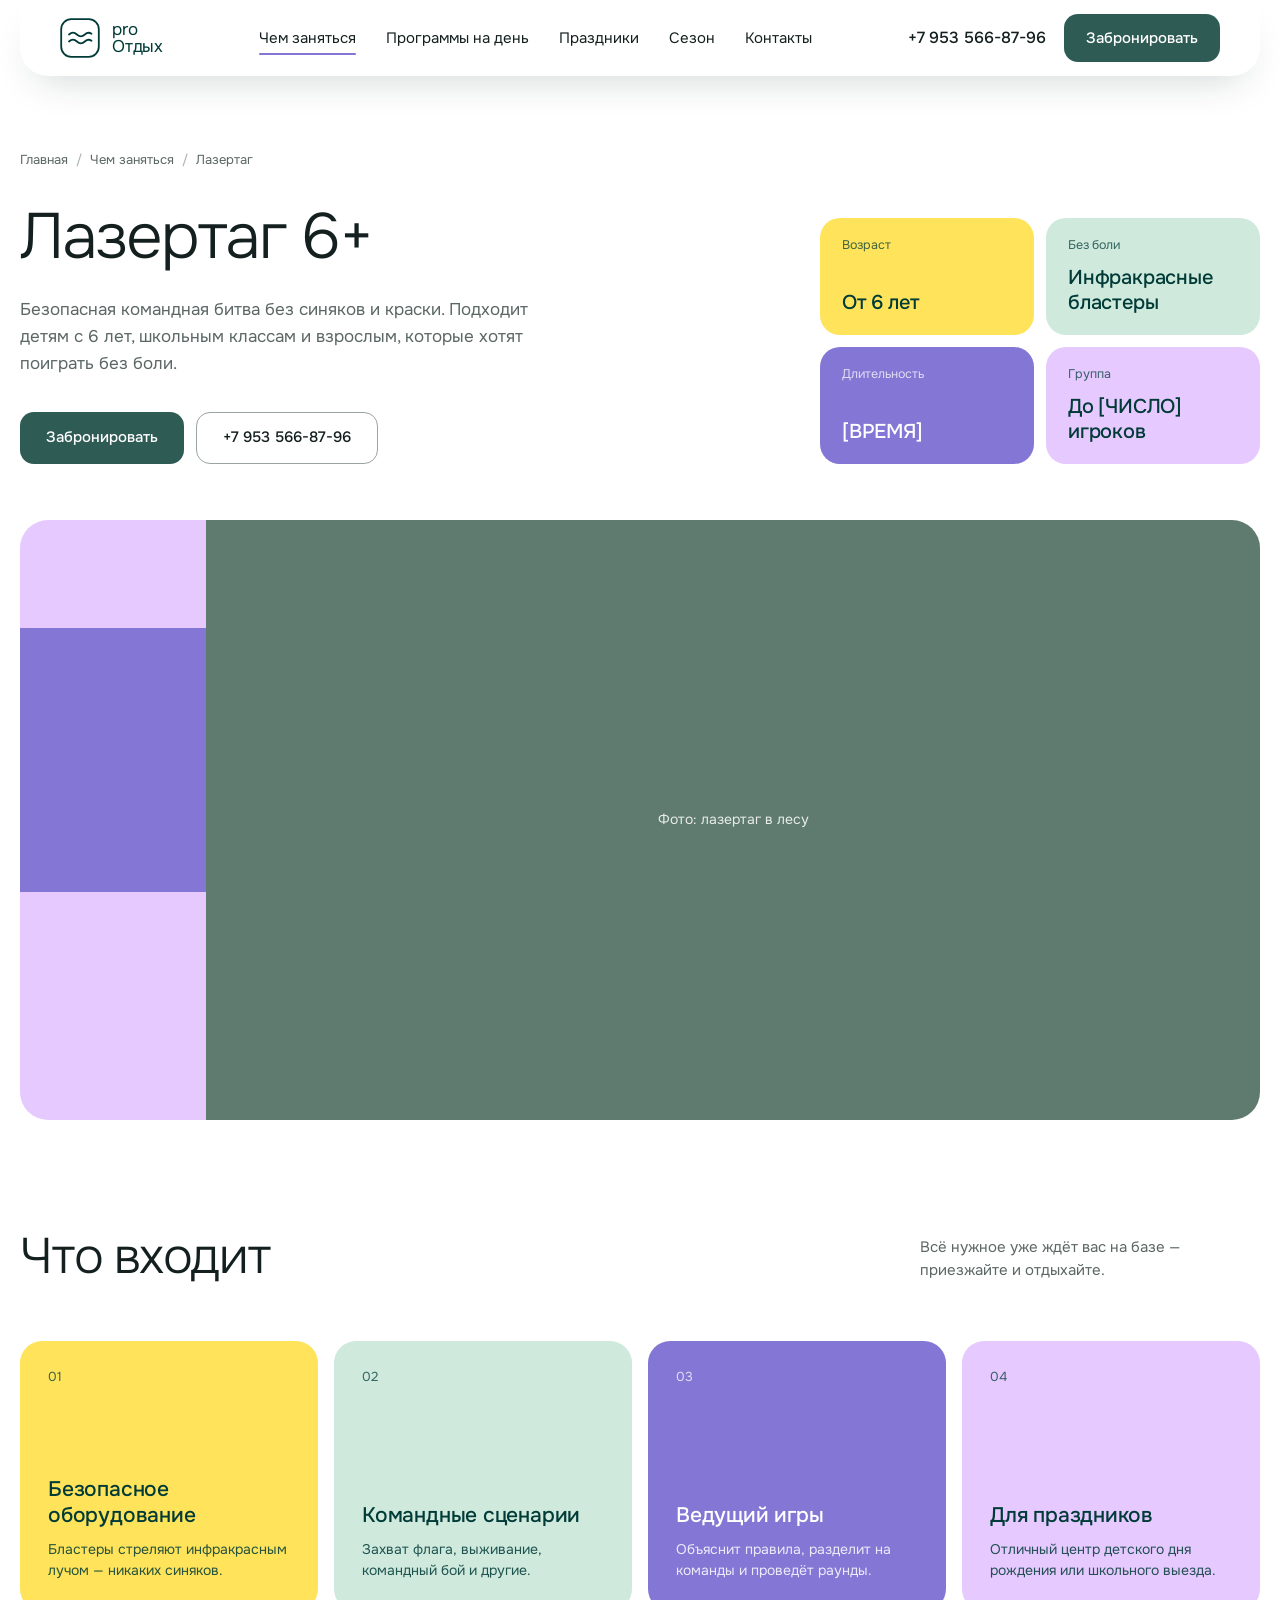
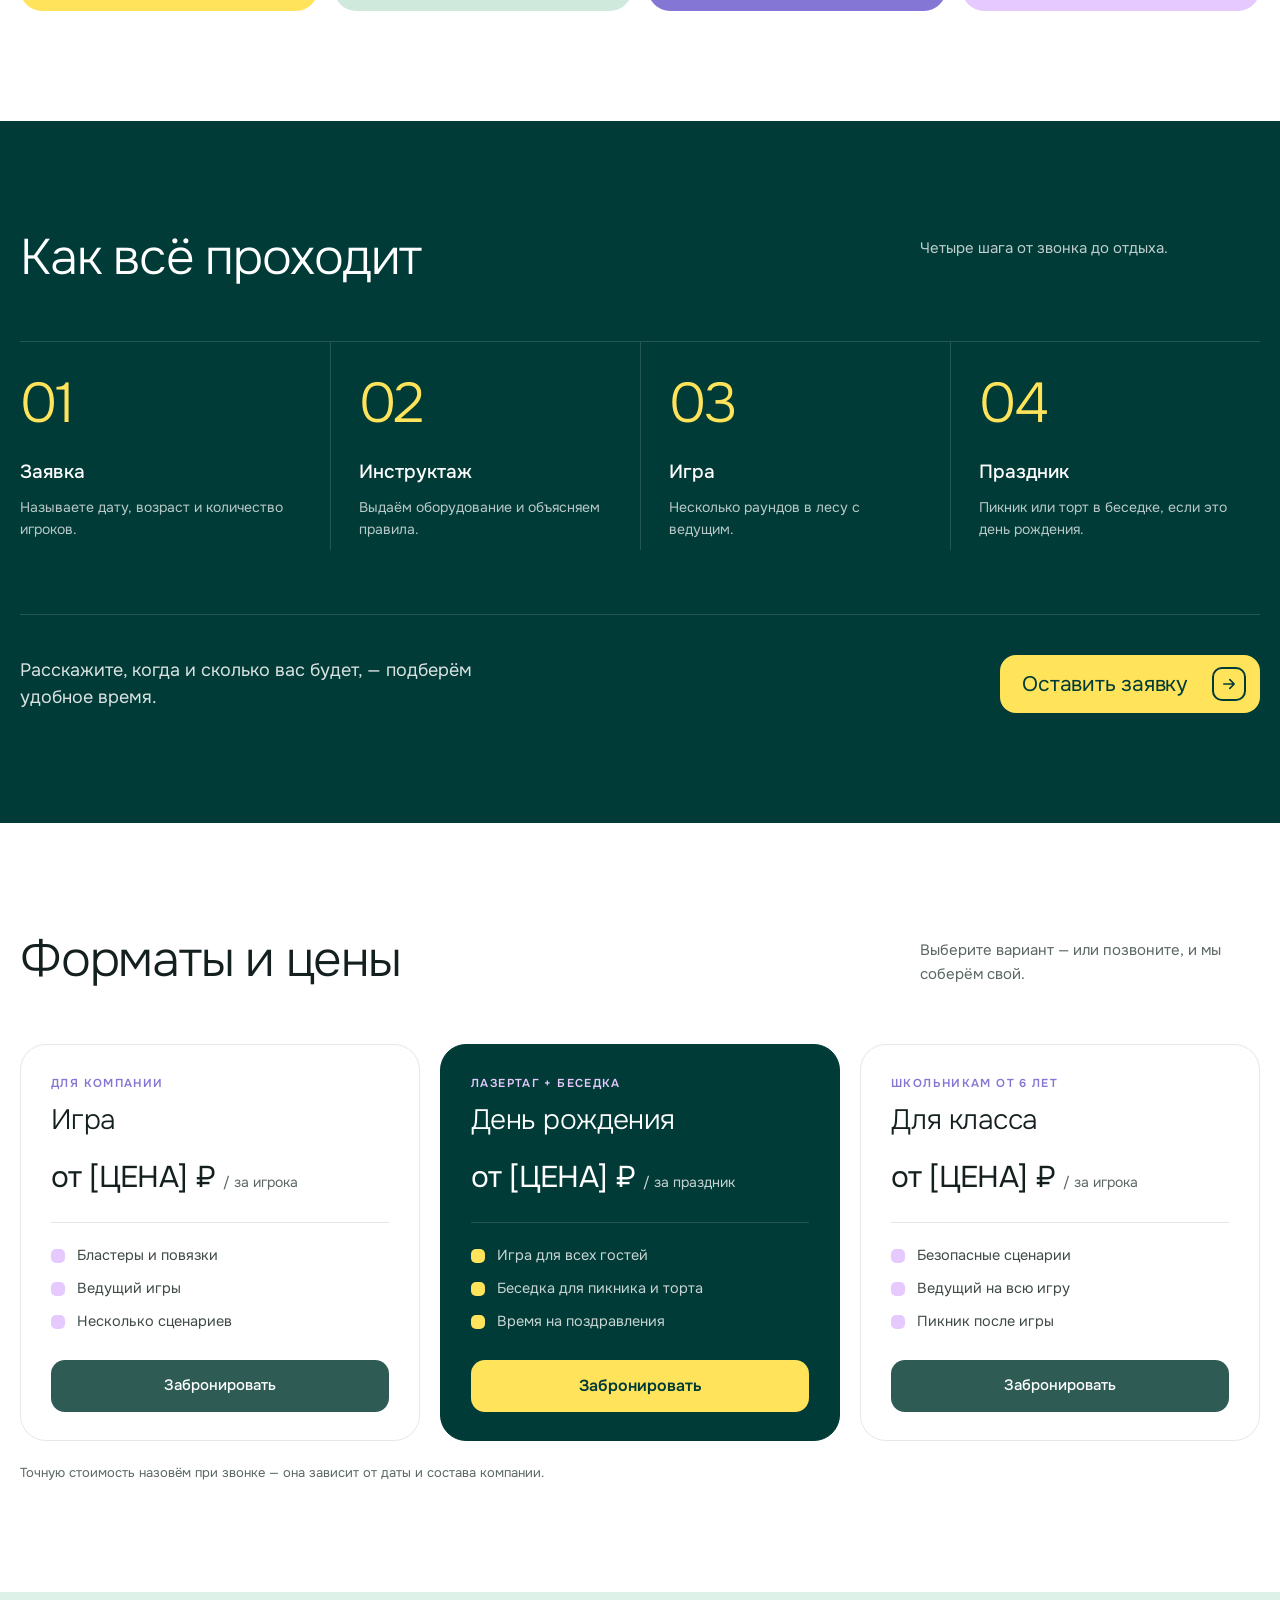
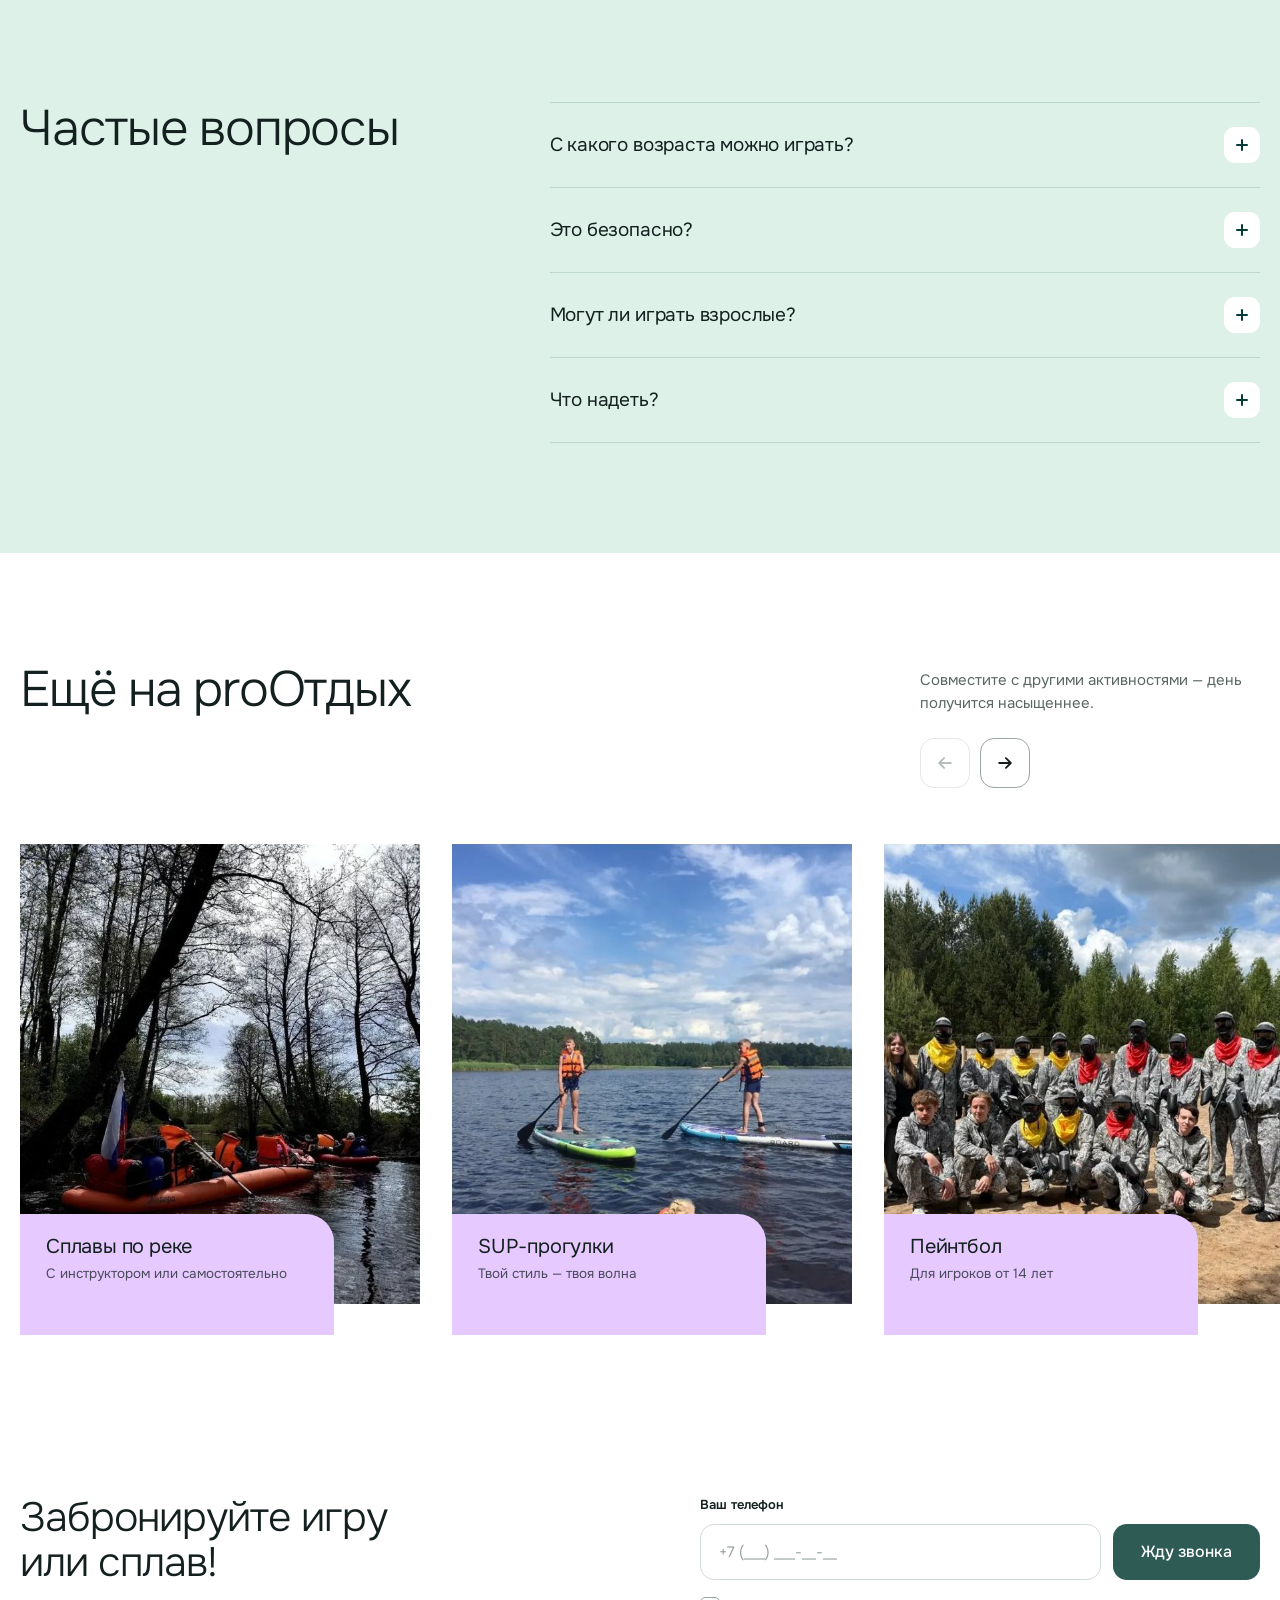
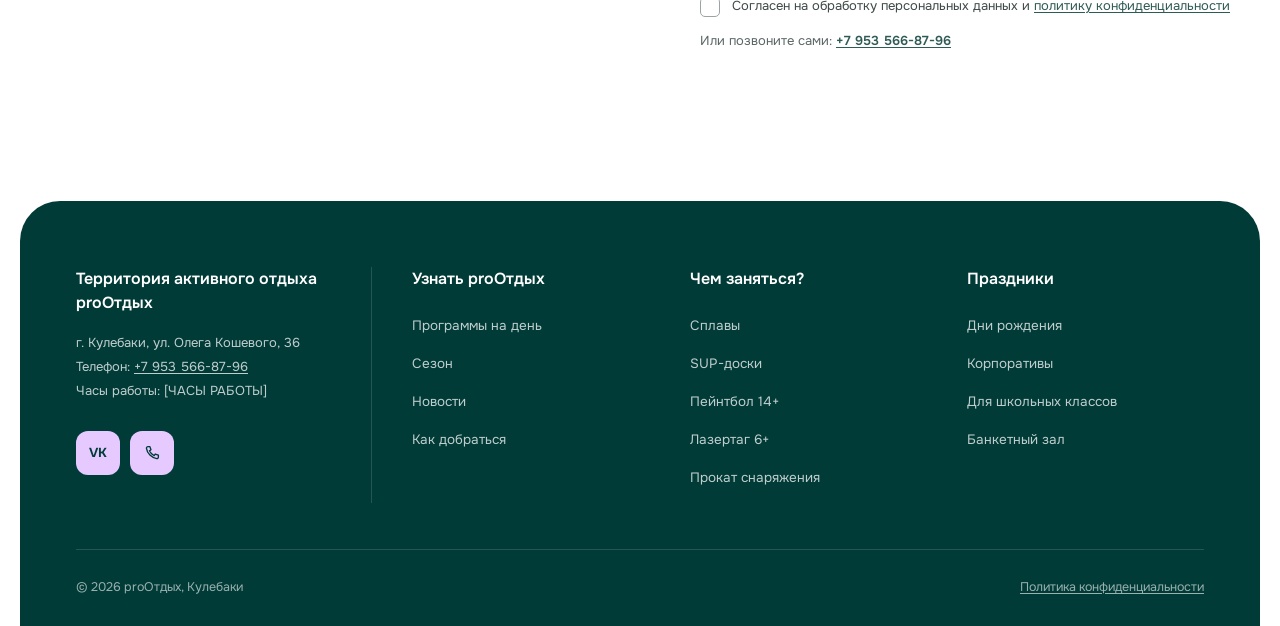
<file: lazertag.html>
<!doctype html>
<html lang="ru">
<head>
<meta charset="utf-8">
<meta name="viewport" content="width=device-width, initial-scale=1">
<title>Лазертаг — proОтдых, Кулебаки</title>
<meta name="description" content="Безопасная командная битва без синяков и краски. Подходит детям с 6 лет, школьным классам и взрослым, которые хотят поиграть без боли.">
<link rel="preconnect" href="https://fonts.googleapis.com">
<link rel="preconnect" href="https://fonts.gstatic.com" crossorigin>
<link href="https://fonts.googleapis.com/css2?family=Onest:wght@300;400;500;600&display=swap" rel="stylesheet">
<link rel="stylesheet" href="assets/style.css">
</head>
<body class="inner">

<svg width="0" height="0" style="position:absolute" aria-hidden="true">
  <symbol id="i-logo" viewBox="0 0 40 40"><rect x="1.2" y="1.2" width="37.6" height="37.6" rx="10" fill="none" stroke="currentColor" stroke-width="1.8"/><path d="M9 16.5c2.6-2.4 5.3-2.4 7.9 0s5.3 2.4 7.9 0 4.6-2.2 6.7-.8M9 23.5c2.6-2.4 5.3-2.4 7.9 0s5.3 2.4 7.9 0 4.6-2.2 6.7-.8" fill="none" stroke="currentColor" stroke-width="1.8" stroke-linecap="round"/></symbol>
  <symbol id="i-r" viewBox="0 0 20 20"><path d="M3.5 10h13M11 4.5l5.5 5.5-5.5 5.5" fill="none" stroke="currentColor" stroke-width="2" stroke-linecap="round" stroke-linejoin="round"/></symbol>
  <symbol id="i-l" viewBox="0 0 20 20"><path d="M16.5 10h-13M9 4.5 3.5 10 9 15.5" fill="none" stroke="currentColor" stroke-width="2" stroke-linecap="round" stroke-linejoin="round"/></symbol>
  <symbol id="i-up" viewBox="0 0 20 20"><path d="M10 16.5v-13M4.5 9 10 3.5 15.5 9" fill="none" stroke="currentColor" stroke-width="2" stroke-linecap="round" stroke-linejoin="round"/></symbol>
  <symbol id="i-x" viewBox="0 0 20 20"><path d="M4 4l12 12M16 4 4 16" fill="none" stroke="currentColor" stroke-width="2" stroke-linecap="round"/></symbol>
  <symbol id="i-menu" viewBox="0 0 20 20"><path d="M2.5 6h15M2.5 14h15" fill="none" stroke="currentColor" stroke-width="1.8" stroke-linecap="round"/></symbol>
  <symbol id="i-ok" viewBox="0 0 20 20"><path d="M4 10.5 8 14.5 16 6" fill="none" stroke="currentColor" stroke-width="2.2" stroke-linecap="round" stroke-linejoin="round"/></symbol>
  <symbol id="i-phone" viewBox="0 0 24 24"><path d="M6.6 3.5h2.6l1.4 4.2-2 1.4a12 12 0 0 0 6.3 6.3l1.4-2 4.2 1.4v2.6a2 2 0 0 1-2.2 2A16.5 16.5 0 0 1 4.6 5.7a2 2 0 0 1 2-2.2Z" fill="none" stroke="currentColor" stroke-width="1.8" stroke-linejoin="round"/></symbol>
</svg>

<!-- ============ sticky header ============ -->
<header class="sticky" id="sticky">
  <div class="wrap">
    <div class="sticky__in">
      <a href="index.html" class="logo" aria-label="proОтдых — наверх"><svg><use href="#i-logo"/></svg><span>pro<br>Отдых</span></a>
      <nav class="nav" data-spy>
        <a href="index.html#activities" class="is-active">Чем заняться</a>
        <a href="index.html#day">Программы на день</a>
        <a href="index.html#open">Праздники</a>
        <a href="index.html#season">Сезон</a>
        <a href="index.html#contacts">Контакты</a>
      </nav>
      <a class="sticky__phone" href="tel:+79535668796">+7 953 566-87-96</a>
      <button class="burger" data-menu aria-label="Меню"><svg><use href="#i-menu"/></svg></button>
      <button class="btn" data-book>Забронировать</button>
    </div>
  </div>
</header>


<main>

<section class="phead">
  <div class="wrap">
    <nav class="crumbs" aria-label="Хлебные крошки"><a href="index.html">Главная</a><span aria-hidden="true">/</span><a href="index.html#activities">Чем заняться</a><span aria-hidden="true">/</span><span>Лазертаг</span></nav>
    <div class="phead__grid">
      <div class="rv">
        <h1 class="h1">Лазертаг 6+</h1>
        <p class="phead__lead">Безопасная командная битва без синяков и краски. Подходит детям с 6 лет, школьным классам и взрослым, которые хотят поиграть без боли.</p>
        <div class="phead__act"><button class="btn" data-book="Лазертаг">Забронировать</button><a class="btn-o" href="tel:+79535668796">+7 953 566-87-96</a></div>
      </div>
      <div class="facts rv"><div class="fact"><small>Возраст</small><b>От 6 лет</b></div><div class="fact"><small>Без боли</small><b>Инфракрасные бластеры</b></div><div class="fact"><small>Длительность</small><b>[ВРЕМЯ]</b></div><div class="fact"><small>Группа</small><b>До [ЧИСЛО] игроков</b></div></div>
    </div>
  </div>
</section>

<section class="wrap">
  <div class="pbanner rv"><div class="pbanner__col" aria-hidden="true"><i></i><i></i><i></i></div><div class="ph">Фото: лазертаг в лесу</div></div>
</section>

<section class="sec">
  <div class="wrap">
    <div class="sec-head"><h2 class="h2 rv">Что входит</h2><p class="rv">Всё нужное уже ждёт вас на базе — приезжайте и отдыхайте.</p></div>
    <div class="feat rv"><div class="feat__i"><span class="feat__n">01</span><h3>Безопасное оборудование</h3><p>Бластеры стреляют инфракрасным лучом — никаких синяков.</p></div><div class="feat__i"><span class="feat__n">02</span><h3>Командные сценарии</h3><p>Захват флага, выживание, командный бой и другие.</p></div><div class="feat__i"><span class="feat__n">03</span><h3>Ведущий игры</h3><p>Объяснит правила, разделит на команды и проведёт раунды.</p></div><div class="feat__i"><span class="feat__n">04</span><h3>Для праздников</h3><p>Отличный центр детского дня рождения или школьного выезда.</p></div></div>
  </div>
</section>

<section class="dark">
  <div class="wrap sec">
    <div class="sec-head"><h2 class="h2 rv">Как всё проходит</h2><p class="rv">Четыре шага от звонка до отдыха.</p></div>
    <div class="steps rv"><div class="step"><div class="step__n">01</div><h3>Заявка</h3><p>Называете дату, возраст и количество игроков.</p></div><div class="step"><div class="step__n">02</div><h3>Инструктаж</h3><p>Выдаём оборудование и объясняем правила.</p></div><div class="step"><div class="step__n">03</div><h3>Игра</h3><p>Несколько раундов в лесу с ведущим.</p></div><div class="step"><div class="step__n">04</div><h3>Праздник</h3><p>Пикник или торт в беседке, если это день рождения.</p></div></div>
    <div class="steps-cta rv"><p>Расскажите, когда и сколько вас будет, — подберём удобное время.</p><button class="btn-y btn-y--md" data-book="Лазертаг">Оставить заявку <span class="arr"><svg><use href="#i-r"/></svg></span></button></div>
  </div>
</section>

<section class="sec">
  <div class="wrap">
    <div class="sec-head"><h2 class="h2 rv">Форматы и цены</h2><p class="rv">Выберите вариант — или позвоните, и мы соберём свой.</p></div>
    <div class="fmt"><div class="fmt__c rv"><div class="eyebrow">Для компании</div><h3>Игра</h3><div class="fmt__price">от [ЦЕНА] ₽ <small>/ за игрока</small></div><ul><li>Бластеры и повязки</li><li>Ведущий игры</li><li>Несколько сценариев</li></ul><button class="btn" data-book="Лазертаг" data-comment="Лазертаг: Игра">Забронировать</button></div><div class="fmt__c fmt__c--hl rv"><div class="eyebrow">Лазертаг + беседка</div><h3>День рождения</h3><div class="fmt__price">от [ЦЕНА] ₽ <small>/ за праздник</small></div><ul><li>Игра для всех гостей</li><li>Беседка для пикника и торта</li><li>Время на поздравления</li></ul><button class="modal__send" data-book="Лазертаг" data-comment="Лазертаг: День рождения">Забронировать</button></div><div class="fmt__c rv"><div class="eyebrow">Школьникам от 6 лет</div><h3>Для класса</h3><div class="fmt__price">от [ЦЕНА] ₽ <small>/ за игрока</small></div><ul><li>Безопасные сценарии</li><li>Ведущий на всю игру</li><li>Пикник после игры</li></ul><button class="btn" data-book="Лазертаг" data-comment="Лазертаг: Для класса">Забронировать</button></div></div>
    <p class="fmt-note">Точную стоимость назовём при звонке — она зависит от даты и состава компании.</p>
  </div>
</section>

<section class="sec faq-sec">
  <div class="wrap faq">
    <h2 class="h2 rv">Частые вопросы</h2>
    <div class="rv"><details><summary>С какого возраста можно играть?<i></i></summary><p>С 6 лет. Для младших школьников ведущий подбирает простые и короткие сценарии.</p></details><details><summary>Это безопасно?<i></i></summary><p>Да. Бластеры работают на инфракрасном луче — без пуль, шаров и краски.</p></details><details><summary>Могут ли играть взрослые?<i></i></summary><p>Конечно. Взрослые и дети могут играть даже в одной команде.</p></details><details><summary>Что надеть?<i></i></summary><p>Удобную одежду и обувь для бега по лесу.</p></details></div>
  </div>
</section>

<section class="sec car">
  <div class="wrap">
    <div class="sec-head">
      <h2 class="h2 rv">Ещё на proОтдых</h2>
      <div class="rv"><p>Совместите с другими активностями — день получится насыщеннее.</p>
        <div class="arrows"><button data-prev aria-label="Назад"><svg><use href="#i-l"/></svg></button><button data-next aria-label="Вперёд"><svg><use href="#i-r"/></svg></button></div></div>
    </div>
  </div>
  <div class="car__track"><a class="card" href="splav.html"><div class="card__img"><img src="img/rafting.jpg" alt="Сплавы по реке" loading="lazy"></div><div class="card__label"><b>Сплавы по реке</b><small>С инструктором или самостоятельно</small></div></a><a class="card" href="sup.html"><div class="card__img"><img src="img/sup.jpg" alt="SUP-прогулки" loading="lazy"></div><div class="card__label"><b>SUP-прогулки</b><small>Твой стиль — твоя волна</small></div></a><a class="card" href="paintball.html"><div class="card__img"><img src="img/paintball.jpg" alt="Пейнтбол" loading="lazy"></div><div class="card__label"><b>Пейнтбол</b><small>Для игроков от 14 лет</small></div></a><a class="card" href="besedki.html"><div class="card__img"><img src="img/besedka.jpg" alt="Беседки с мангалом" loading="lazy"></div><div class="card__label"><b>Беседки с мангалом</b><small>Для компании до [ЧИСЛО] человек</small></div></a><a class="card" href="banket.html"><div class="card__img"><img src="img/hall.jpg" alt="Банкетный зал" loading="lazy"></div><div class="card__label"><b>Банкетный зал</b><small>Юбилеи, корпоративы, дни рождения</small></div></a><a class="card" href="prokat.html"><div class="card__img"><div class="card__ph">Фото: снаряжение на берегу</div></div><div class="card__label"><b>Прокат снаряжения</b><small>Палатки, лодки, всё для похода</small></div></a><a class="card" href="klass.html"><div class="card__img"><div class="card__ph">Фото: праздник для класса</div></div><div class="card__label"><b>Праздник для класса</b><small>Игра + пикник для всего класса</small></div></a></div>
</section>

</main>

<!-- ============ callback + footer ============ -->
<section class="wrap" id="contacts">
  <div class="callback">
    <h2 class="h2 rv">Забронируйте игру<br>или сплав!</h2>
    <div class="cb rv" id="cb">
      <form novalidate>
        <label class="lbl" for="cbPhone">Ваш телефон</label>
        <div class="cb__row">
          <div style="flex:1"><input class="inp" id="cbPhone" type="tel" placeholder="+7 (___) ___-__-__" data-mask autocomplete="tel"><div class="err">Введите номер полностью</div></div>
          <button class="btn" type="submit">Жду звонка</button>
        </div>
        <label class="check"><input type="checkbox" id="cbAgree"><span>Согласен на обработку персональных данных и <a href="#" onclick="return false">политику конфиденциальности</a></span></label>
        <p class="cb__alt">Или позвоните сами: <a href="tel:+79535668796">+7 953 566-87-96</a></p>
      </form>
      <div class="cb__ok"><i><svg width="18" height="18"><use href="#i-ok"/></svg></i>Спасибо! Перезвоним в ближайшее время.</div>
    </div>
  </div>

  <footer class="footer">
    <div class="footer__grid">
      <div class="footer__about">
        <h4>Территория активного отдыха proОтдых</h4>
        <p>г. Кулебаки, ул. Олега Кошевого, 36<br>Телефон: <a href="tel:+79535668796">+7 953 566-87-96</a><br>Часы работы: [ЧАСЫ РАБОТЫ]</p>
        <div class="social"><a href="https://vk.com/" target="_blank" rel="noopener" aria-label="ВКонтакте">VK</a><a href="tel:+79535668796" aria-label="Позвонить"><svg><use href="#i-phone"/></svg></a></div>
      </div>
      <div><h4>Узнать proОтдых</h4><ul><li><a href="index.html#day">Программы на день</a></li><li><a href="index.html#season">Сезон</a></li><li><a href="news.html">Новости</a></li><li><a href="index.html#contacts">Как добраться</a></li></ul></div>
      <div><h4>Чем заняться?</h4><ul><li><a href="splav.html">Сплавы</a></li><li><a href="sup.html">SUP-доски</a></li><li><a href="paintball.html">Пейнтбол 14+</a></li><li><a href="lazertag.html">Лазертаг 6+</a></li><li><a href="prokat.html">Прокат снаряжения</a></li></ul></div>
      <div><h4>Праздники</h4><ul><li><a href="besedki.html">Дни рождения</a></li><li><a href="banket.html">Корпоративы</a></li><li><a href="klass.html">Для школьных классов</a></li><li><a href="banket.html">Банкетный зал</a></li></ul></div>
    </div>
    <div class="footer__bottom"><span>© 2026 proОтдых, Кулебаки</span><a href="#" onclick="return false">Политика конфиденциальности</a></div>
  </footer>
</section>

<button class="up" id="up" aria-label="Наверх"><svg><use href="#i-up"/></svg></button>

<!-- ============ mobile menu ============ -->
<div class="drawer" id="drawer" aria-hidden="true">
  <div class="drawer__top">
    <a href="index.html" class="logo"><svg><use href="#i-logo"/></svg><span>pro<br>Отдых</span></a>
    <button class="modal__x" style="position:static" data-menu-close aria-label="Закрыть"><svg><use href="#i-x"/></svg></button>
  </div>
  <nav>
    <a href="index.html#activities">Чем заняться</a><a href="index.html#day">Программы на день</a><a href="index.html#open">Праздники</a><a href="index.html#season">Сезон</a><a href="index.html#contacts">Контакты</a>
  </nav>
  <div class="drawer__foot">
    <a class="btn" href="tel:+79535668796" style="background:#fff;color:var(--green);border:1.5px solid var(--line)">+7 953 566-87-96</a>
    <button class="btn" data-book>Забронировать</button>
  </div>
</div>

<!-- ============ booking modal ============ -->
<div class="modal" id="modal" role="dialog" aria-modal="true" aria-labelledby="mTitle">
  <div class="modal__dlg">
    <div class="modal__stripe"><i></i><i></i><i></i><i></i></div>
    <button class="modal__x" data-close aria-label="Закрыть"><svg><use href="#i-x"/></svg></button>
    <form class="form" novalidate>
      <div class="eyebrow">Заявка на отдых</div>
      <h3 id="mTitle">Забронировать время</h3>
      <p class="modal__lead">Оставьте контакты — перезвоним, подберём время и всё подтвердим.</p>
      <div class="f"><label class="lbl" for="mName">Имя</label><input class="inp" id="mName" placeholder="Как к вам обращаться" autocomplete="name"><div class="err">Как к вам обращаться?</div></div>
      <div class="f"><label class="lbl" for="mPhone">Телефон</label><input class="inp" id="mPhone" type="tel" placeholder="+7 (___) ___-__-__" data-mask autocomplete="tel"><div class="err">Введите номер полностью</div></div>
      <div class="prog" id="prog"><div class="prog__t"><small>Программа на день</small><b id="progName"></b></div><button type="button" id="progX" aria-label="Убрать программу"><svg><use href="#i-x"/></svg></button></div>
      <div class="f"><label class="lbl">Что хотите</label>
        <div class="chips" id="chips">
          <button type="button">Сплав</button><button type="button">SUP</button><button type="button">Пейнтбол</button><button type="button">Лазертаг</button><button type="button">Беседка</button><button type="button">Зал</button><button type="button">Прокат</button><button type="button">Пока не решили</button>
        </div>
      </div>
      <div class="f f2">
        <div><label class="lbl" for="mDate">Дата</label><input class="inp" id="mDate" type="date"></div>
        <div><label class="lbl" for="mCount">Сколько человек</label><input class="inp" id="mCount" type="number" min="1" max="300" placeholder="10"></div>
      </div>
      <div class="f"><label class="lbl" for="mComment">Комментарий</label><textarea class="inp" id="mComment" rows="2" placeholder="Например: день рождения, 8 лет, нужна беседка"></textarea></div>
      <label class="check"><input type="checkbox" id="mAgree"><span>Согласен на обработку персональных данных и <a href="#" onclick="return false">политику конфиденциальности</a></span></label>
      <div class="err" id="mAgreeErr">Нужно ваше согласие</div>
      <button class="modal__send" type="submit">Отправить заявку</button>
    </form>
    <div class="done">
      <i><svg><use href="#i-ok"/></svg></i>
      <h3>Заявка отправлена!</h3>
      <p>Спасибо! Мы перезвоним в ближайшее время, чтобы подтвердить бронь.</p>
      <button class="btn" data-close>Отлично</button>
    </div>
  </div>
</div>

<script src="assets/main.js"></script>
</body>
</html>
</file>
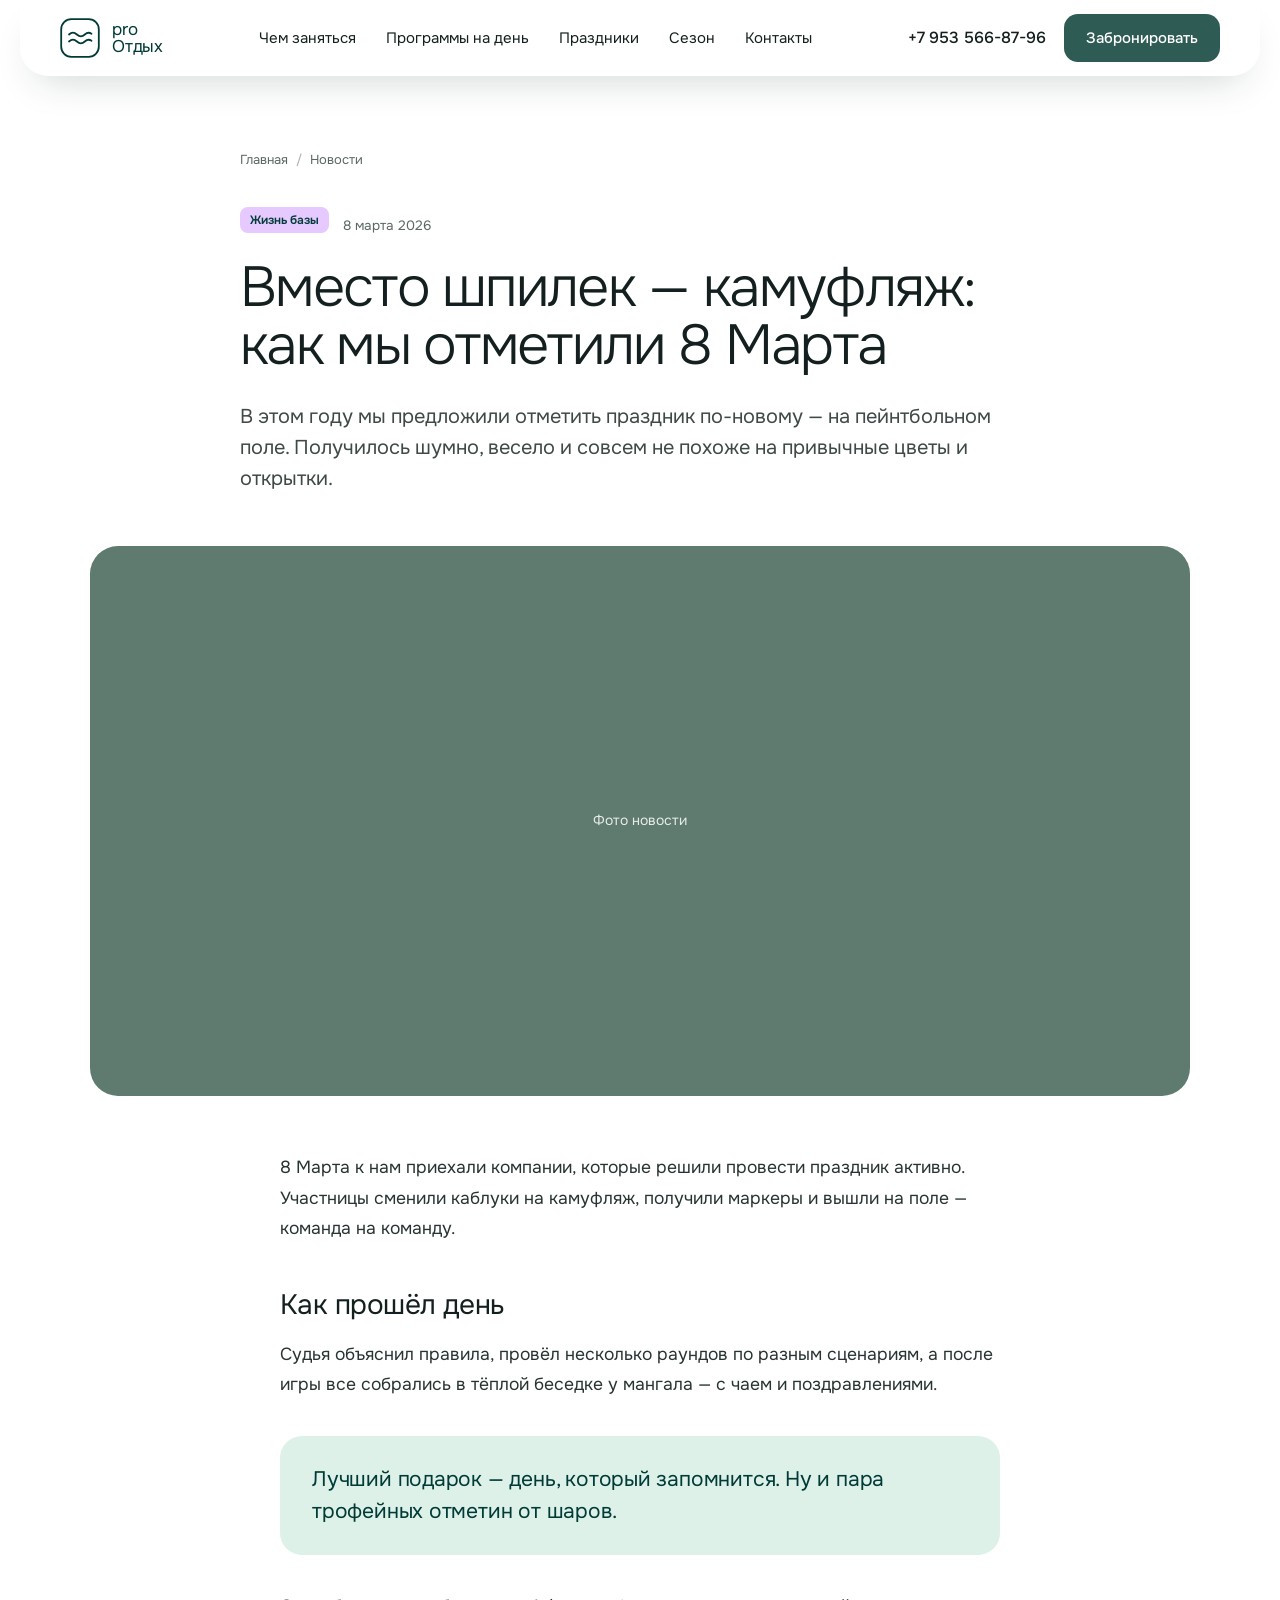
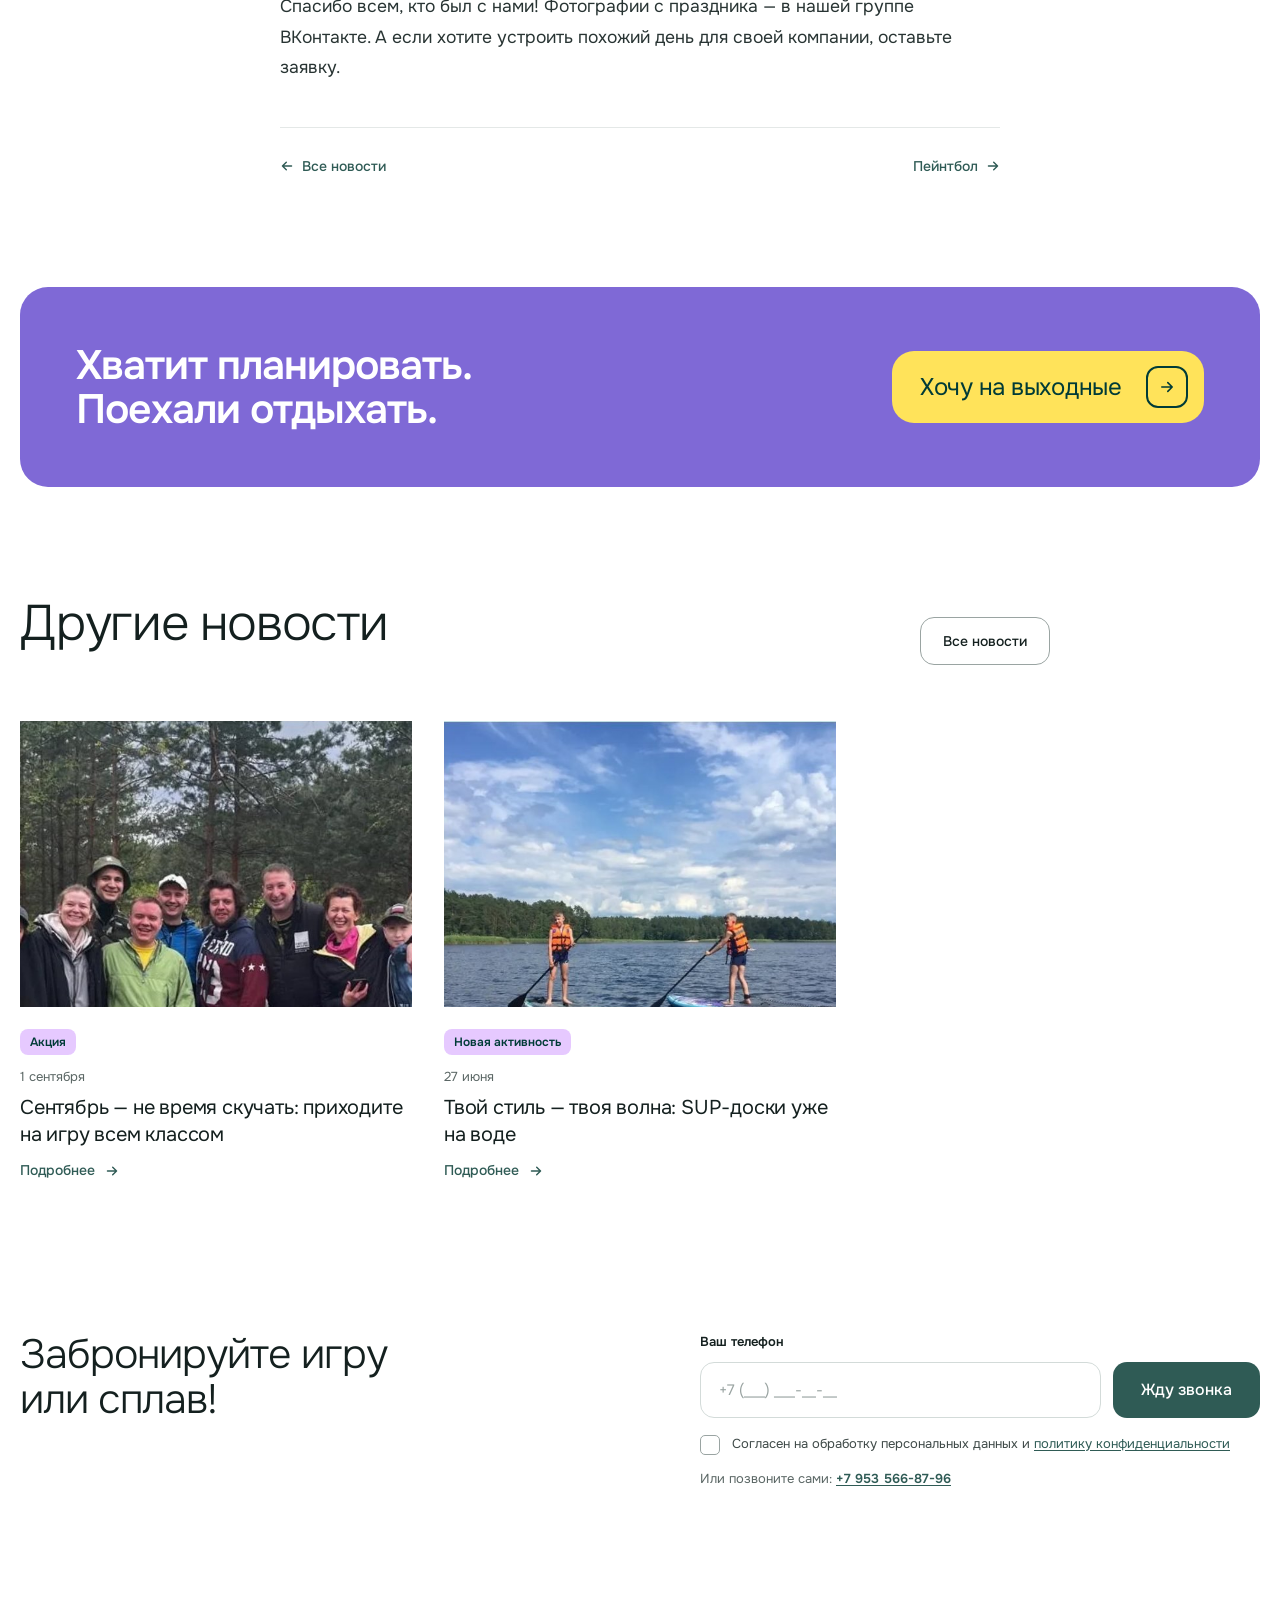
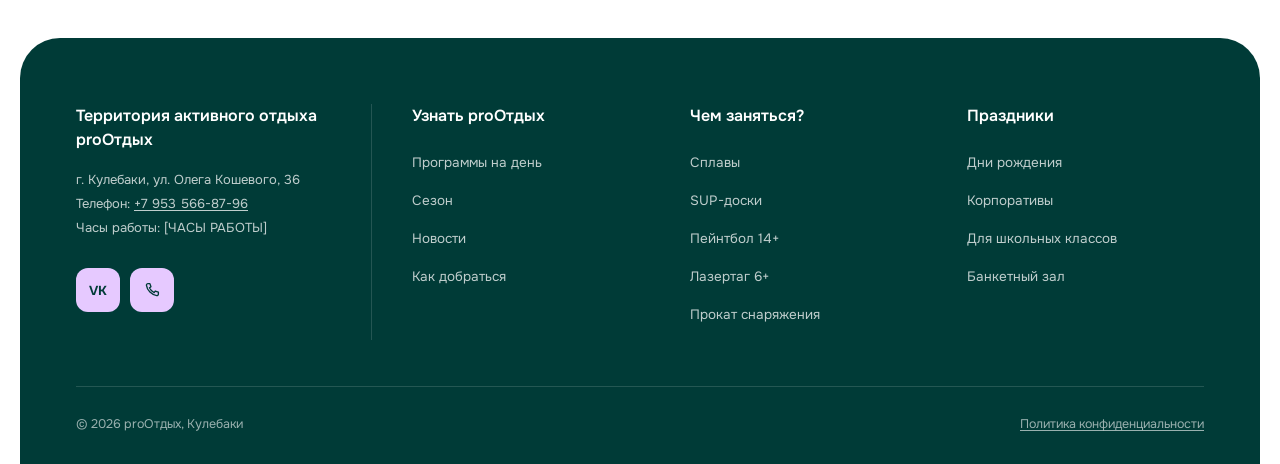
<file: news-8-marta.html>
<!doctype html>
<html lang="ru">
<head>
<meta charset="utf-8">
<meta name="viewport" content="width=device-width, initial-scale=1">
<title>Вместо шпилек — камуфляж: как мы отметили 8 Марта — proОтдых, Кулебаки</title>
<meta name="description" content="В этом году мы предложили отметить праздник по-новому — на пейнтбольном поле. Получилось шумно, весело и совсем не похоже на привычные цветы и открытки.">
<link rel="preconnect" href="https://fonts.googleapis.com">
<link rel="preconnect" href="https://fonts.gstatic.com" crossorigin>
<link href="https://fonts.googleapis.com/css2?family=Onest:wght@300;400;500;600&display=swap" rel="stylesheet">
<link rel="stylesheet" href="assets/style.css">
</head>
<body class="inner">

<svg width="0" height="0" style="position:absolute" aria-hidden="true">
  <symbol id="i-logo" viewBox="0 0 40 40"><rect x="1.2" y="1.2" width="37.6" height="37.6" rx="10" fill="none" stroke="currentColor" stroke-width="1.8"/><path d="M9 16.5c2.6-2.4 5.3-2.4 7.9 0s5.3 2.4 7.9 0 4.6-2.2 6.7-.8M9 23.5c2.6-2.4 5.3-2.4 7.9 0s5.3 2.4 7.9 0 4.6-2.2 6.7-.8" fill="none" stroke="currentColor" stroke-width="1.8" stroke-linecap="round"/></symbol>
  <symbol id="i-r" viewBox="0 0 20 20"><path d="M3.5 10h13M11 4.5l5.5 5.5-5.5 5.5" fill="none" stroke="currentColor" stroke-width="2" stroke-linecap="round" stroke-linejoin="round"/></symbol>
  <symbol id="i-l" viewBox="0 0 20 20"><path d="M16.5 10h-13M9 4.5 3.5 10 9 15.5" fill="none" stroke="currentColor" stroke-width="2" stroke-linecap="round" stroke-linejoin="round"/></symbol>
  <symbol id="i-up" viewBox="0 0 20 20"><path d="M10 16.5v-13M4.5 9 10 3.5 15.5 9" fill="none" stroke="currentColor" stroke-width="2" stroke-linecap="round" stroke-linejoin="round"/></symbol>
  <symbol id="i-x" viewBox="0 0 20 20"><path d="M4 4l12 12M16 4 4 16" fill="none" stroke="currentColor" stroke-width="2" stroke-linecap="round"/></symbol>
  <symbol id="i-menu" viewBox="0 0 20 20"><path d="M2.5 6h15M2.5 14h15" fill="none" stroke="currentColor" stroke-width="1.8" stroke-linecap="round"/></symbol>
  <symbol id="i-ok" viewBox="0 0 20 20"><path d="M4 10.5 8 14.5 16 6" fill="none" stroke="currentColor" stroke-width="2.2" stroke-linecap="round" stroke-linejoin="round"/></symbol>
  <symbol id="i-phone" viewBox="0 0 24 24"><path d="M6.6 3.5h2.6l1.4 4.2-2 1.4a12 12 0 0 0 6.3 6.3l1.4-2 4.2 1.4v2.6a2 2 0 0 1-2.2 2A16.5 16.5 0 0 1 4.6 5.7a2 2 0 0 1 2-2.2Z" fill="none" stroke="currentColor" stroke-width="1.8" stroke-linejoin="round"/></symbol>
</svg>

<!-- ============ sticky header ============ -->
<header class="sticky" id="sticky">
  <div class="wrap">
    <div class="sticky__in">
      <a href="index.html" class="logo" aria-label="proОтдых — наверх"><svg><use href="#i-logo"/></svg><span>pro<br>Отдых</span></a>
      <nav class="nav" data-spy>
        <a href="index.html#activities">Чем заняться</a>
        <a href="index.html#day">Программы на день</a>
        <a href="index.html#open">Праздники</a>
        <a href="index.html#season">Сезон</a>
        <a href="index.html#contacts">Контакты</a>
      </nav>
      <a class="sticky__phone" href="tel:+79535668796">+7 953 566-87-96</a>
      <button class="burger" data-menu aria-label="Меню"><svg><use href="#i-menu"/></svg></button>
      <button class="btn" data-book>Забронировать</button>
    </div>
  </div>
</header>


<main>

<section class="phead" style="padding-bottom:0">
  <div class="wrap">
    <div class="article">
      <nav class="crumbs"><a href="index.html">Главная</a><span aria-hidden="true">/</span><a href="news.html">Новости</a></nav>
      <div class="article__meta rv"><span class="news__tag">Жизнь базы</span><time>8 марта 2026</time></div>
      <h1 class="h1 rv">Вместо шпилек — камуфляж: как мы отметили 8 Марта</h1>
      <p class="article__lead rv">В этом году мы предложили отметить праздник по-новому — на пейнтбольном поле. Получилось шумно, весело и совсем не похоже на привычные цветы и открытки.</p>
    </div>
  </div>
  <div class="wrap"><div class="article__cover rv"><div class="ph" style="height:100%">Фото новости</div></div></div>
</section>
<article class="wrap">
  <div class="prose rv"><p>8 Марта к нам приехали компании, которые решили провести праздник активно. Участницы сменили каблуки на камуфляж, получили маркеры и вышли на поле — команда на команду.</p>
<h2>Как прошёл день</h2>
<p>Судья объяснил правила, провёл несколько раундов по разным сценариям, а после игры все собрались в тёплой беседке у мангала — с чаем и поздравлениями.</p>
<blockquote>Лучший подарок — день, который запомнится. Ну и пара трофейных отметин от шаров.</blockquote>
<p>Спасибо всем, кто был с нами! Фотографии с праздника — в нашей группе ВКонтакте. А если хотите устроить похожий день для своей компании, оставьте заявку.</p></div>
  <div class="article__foot"><a href="news.html"><svg viewBox="0 0 20 20"><use href="#i-l"/></svg>Все новости</a><a href="paintball.html">Пейнтбол<svg viewBox="0 0 20 20"><use href="#i-r"/></svg></a></div>
</article>
<section class="wrap sec">
  <div class="cta-plain rv"><h2>Хватит планировать.<br>Поехали отдыхать.</h2><button class="btn-y" data-book>Хочу на выходные <span class="arr"><svg><use href="#i-r"/></svg></span></button></div>
</section>
<section class="wrap" style="padding-bottom:110px">
  <div class="sec-head"><h2 class="h2 rv">Другие новости</h2><div class="rv"><a class="btn-o" href="news.html">Все новости</a></div></div>
  <div class="news"><a class="rv" href="news-sentyabr.html"><div class="news__img"><img src="img/autumn-top.jpg" alt="" loading="lazy"></div><span class="news__tag">Акция</span><time>1 сентября</time><h3>Сентябрь — не время скучать: приходите на игру всем классом</h3><span class="more">Подробнее <svg viewBox="0 0 20 20"><use href="#i-r"/></svg></span></a><a class="rv" href="news-sup.html"><div class="news__img"><img src="img/sup-c.jpg" alt="" loading="lazy"></div><span class="news__tag">Новая активность</span><time>27 июня</time><h3>Твой стиль — твоя волна: SUP-доски уже на воде</h3><span class="more">Подробнее <svg viewBox="0 0 20 20"><use href="#i-r"/></svg></span></a></div>
</section>

</main>

<!-- ============ callback + footer ============ -->
<section class="wrap" id="contacts">
  <div class="callback">
    <h2 class="h2 rv">Забронируйте игру<br>или сплав!</h2>
    <div class="cb rv" id="cb">
      <form novalidate>
        <label class="lbl" for="cbPhone">Ваш телефон</label>
        <div class="cb__row">
          <div style="flex:1"><input class="inp" id="cbPhone" type="tel" placeholder="+7 (___) ___-__-__" data-mask autocomplete="tel"><div class="err">Введите номер полностью</div></div>
          <button class="btn" type="submit">Жду звонка</button>
        </div>
        <label class="check"><input type="checkbox" id="cbAgree"><span>Согласен на обработку персональных данных и <a href="#" onclick="return false">политику конфиденциальности</a></span></label>
        <p class="cb__alt">Или позвоните сами: <a href="tel:+79535668796">+7 953 566-87-96</a></p>
      </form>
      <div class="cb__ok"><i><svg width="18" height="18"><use href="#i-ok"/></svg></i>Спасибо! Перезвоним в ближайшее время.</div>
    </div>
  </div>

  <footer class="footer">
    <div class="footer__grid">
      <div class="footer__about">
        <h4>Территория активного отдыха proОтдых</h4>
        <p>г. Кулебаки, ул. Олега Кошевого, 36<br>Телефон: <a href="tel:+79535668796">+7 953 566-87-96</a><br>Часы работы: [ЧАСЫ РАБОТЫ]</p>
        <div class="social"><a href="https://vk.com/" target="_blank" rel="noopener" aria-label="ВКонтакте">VK</a><a href="tel:+79535668796" aria-label="Позвонить"><svg><use href="#i-phone"/></svg></a></div>
      </div>
      <div><h4>Узнать proОтдых</h4><ul><li><a href="index.html#day">Программы на день</a></li><li><a href="index.html#season">Сезон</a></li><li><a href="news.html">Новости</a></li><li><a href="index.html#contacts">Как добраться</a></li></ul></div>
      <div><h4>Чем заняться?</h4><ul><li><a href="splav.html">Сплавы</a></li><li><a href="sup.html">SUP-доски</a></li><li><a href="paintball.html">Пейнтбол 14+</a></li><li><a href="lazertag.html">Лазертаг 6+</a></li><li><a href="prokat.html">Прокат снаряжения</a></li></ul></div>
      <div><h4>Праздники</h4><ul><li><a href="besedki.html">Дни рождения</a></li><li><a href="banket.html">Корпоративы</a></li><li><a href="klass.html">Для школьных классов</a></li><li><a href="banket.html">Банкетный зал</a></li></ul></div>
    </div>
    <div class="footer__bottom"><span>© 2026 proОтдых, Кулебаки</span><a href="#" onclick="return false">Политика конфиденциальности</a></div>
  </footer>
</section>

<button class="up" id="up" aria-label="Наверх"><svg><use href="#i-up"/></svg></button>

<!-- ============ mobile menu ============ -->
<div class="drawer" id="drawer" aria-hidden="true">
  <div class="drawer__top">
    <a href="index.html" class="logo"><svg><use href="#i-logo"/></svg><span>pro<br>Отдых</span></a>
    <button class="modal__x" style="position:static" data-menu-close aria-label="Закрыть"><svg><use href="#i-x"/></svg></button>
  </div>
  <nav>
    <a href="index.html#activities">Чем заняться</a><a href="index.html#day">Программы на день</a><a href="index.html#open">Праздники</a><a href="index.html#season">Сезон</a><a href="index.html#contacts">Контакты</a>
  </nav>
  <div class="drawer__foot">
    <a class="btn" href="tel:+79535668796" style="background:#fff;color:var(--green);border:1.5px solid var(--line)">+7 953 566-87-96</a>
    <button class="btn" data-book>Забронировать</button>
  </div>
</div>

<!-- ============ booking modal ============ -->
<div class="modal" id="modal" role="dialog" aria-modal="true" aria-labelledby="mTitle">
  <div class="modal__dlg">
    <div class="modal__stripe"><i></i><i></i><i></i><i></i></div>
    <button class="modal__x" data-close aria-label="Закрыть"><svg><use href="#i-x"/></svg></button>
    <form class="form" novalidate>
      <div class="eyebrow">Заявка на отдых</div>
      <h3 id="mTitle">Забронировать время</h3>
      <p class="modal__lead">Оставьте контакты — перезвоним, подберём время и всё подтвердим.</p>
      <div class="f"><label class="lbl" for="mName">Имя</label><input class="inp" id="mName" placeholder="Как к вам обращаться" autocomplete="name"><div class="err">Как к вам обращаться?</div></div>
      <div class="f"><label class="lbl" for="mPhone">Телефон</label><input class="inp" id="mPhone" type="tel" placeholder="+7 (___) ___-__-__" data-mask autocomplete="tel"><div class="err">Введите номер полностью</div></div>
      <div class="prog" id="prog"><div class="prog__t"><small>Программа на день</small><b id="progName"></b></div><button type="button" id="progX" aria-label="Убрать программу"><svg><use href="#i-x"/></svg></button></div>
      <div class="f"><label class="lbl">Что хотите</label>
        <div class="chips" id="chips">
          <button type="button">Сплав</button><button type="button">SUP</button><button type="button">Пейнтбол</button><button type="button">Лазертаг</button><button type="button">Беседка</button><button type="button">Зал</button><button type="button">Прокат</button><button type="button">Пока не решили</button>
        </div>
      </div>
      <div class="f f2">
        <div><label class="lbl" for="mDate">Дата</label><input class="inp" id="mDate" type="date"></div>
        <div><label class="lbl" for="mCount">Сколько человек</label><input class="inp" id="mCount" type="number" min="1" max="300" placeholder="10"></div>
      </div>
      <div class="f"><label class="lbl" for="mComment">Комментарий</label><textarea class="inp" id="mComment" rows="2" placeholder="Например: день рождения, 8 лет, нужна беседка"></textarea></div>
      <label class="check"><input type="checkbox" id="mAgree"><span>Согласен на обработку персональных данных и <a href="#" onclick="return false">политику конфиденциальности</a></span></label>
      <div class="err" id="mAgreeErr">Нужно ваше согласие</div>
      <button class="modal__send" type="submit">Отправить заявку</button>
    </form>
    <div class="done">
      <i><svg><use href="#i-ok"/></svg></i>
      <h3>Заявка отправлена!</h3>
      <p>Спасибо! Мы перезвоним в ближайшее время, чтобы подтвердить бронь.</p>
      <button class="btn" data-close>Отлично</button>
    </div>
  </div>
</div>

<script src="assets/main.js"></script>
</body>
</html>
</file>
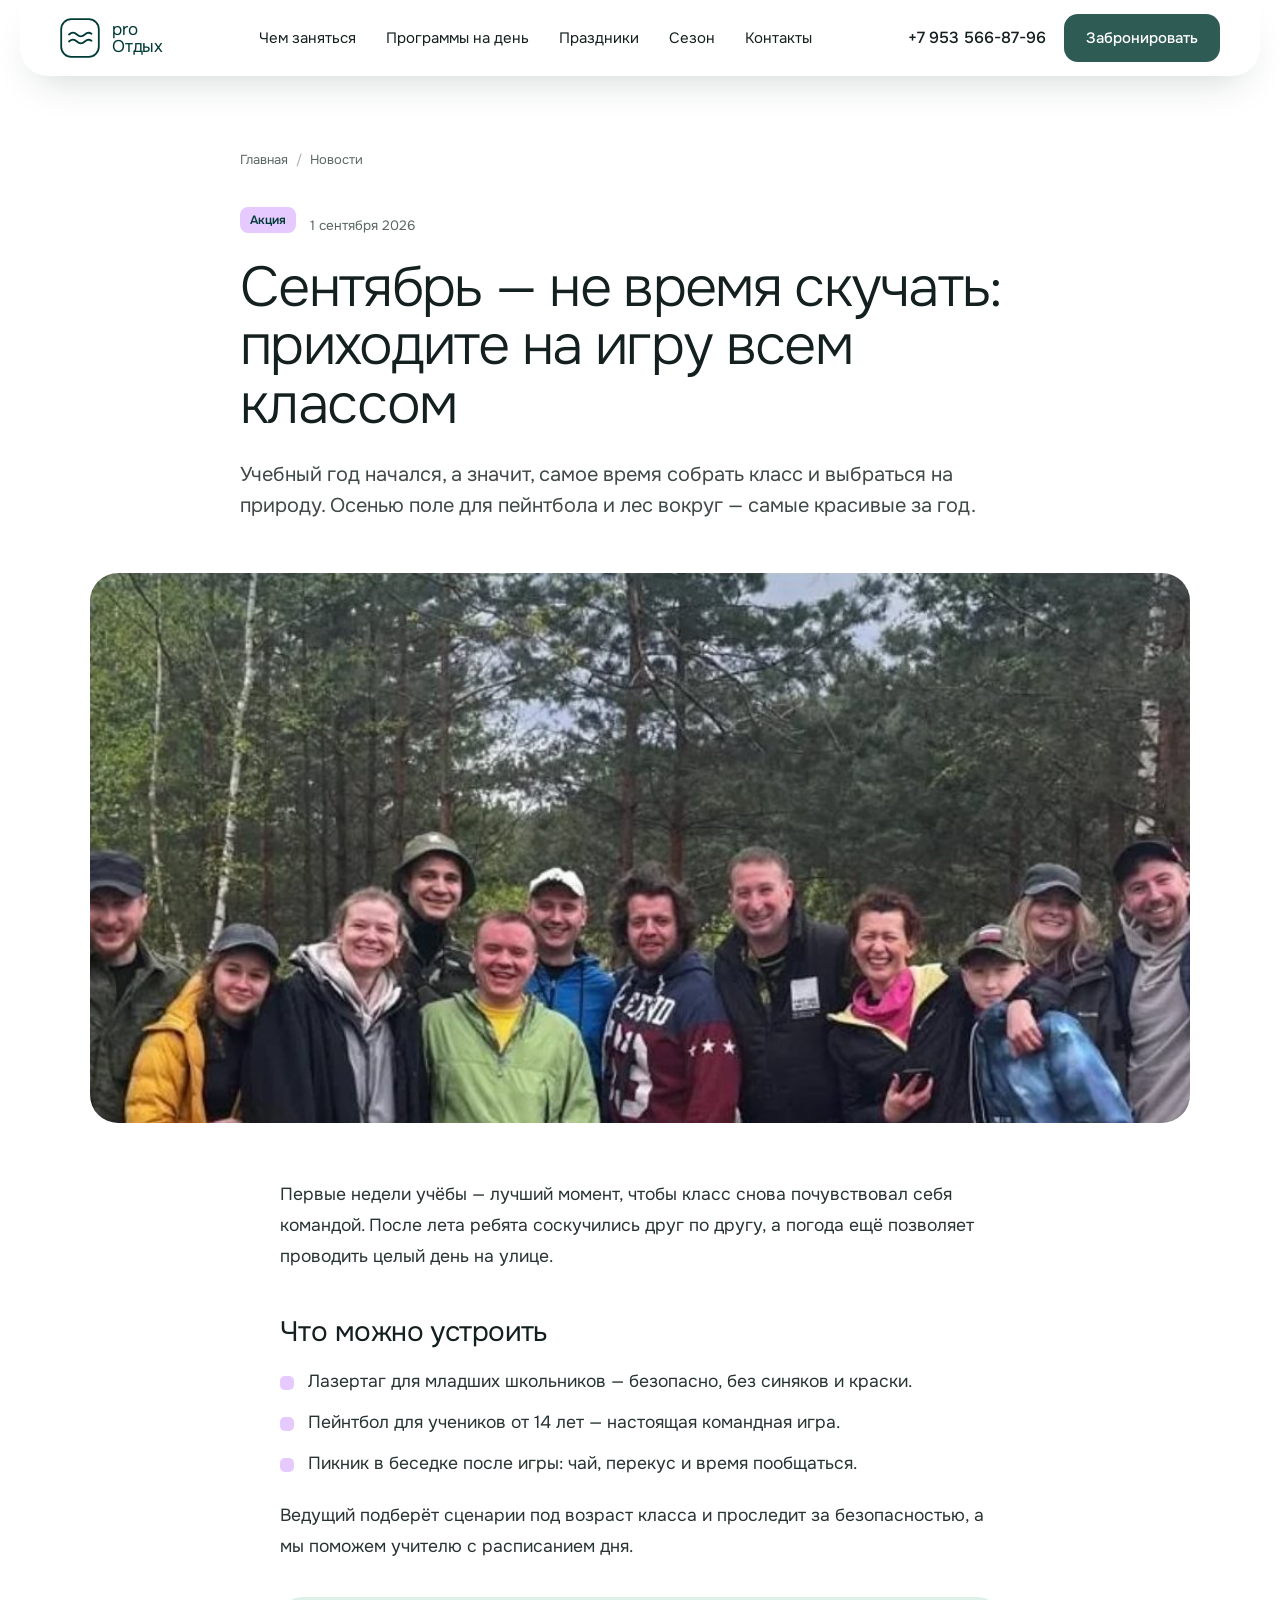
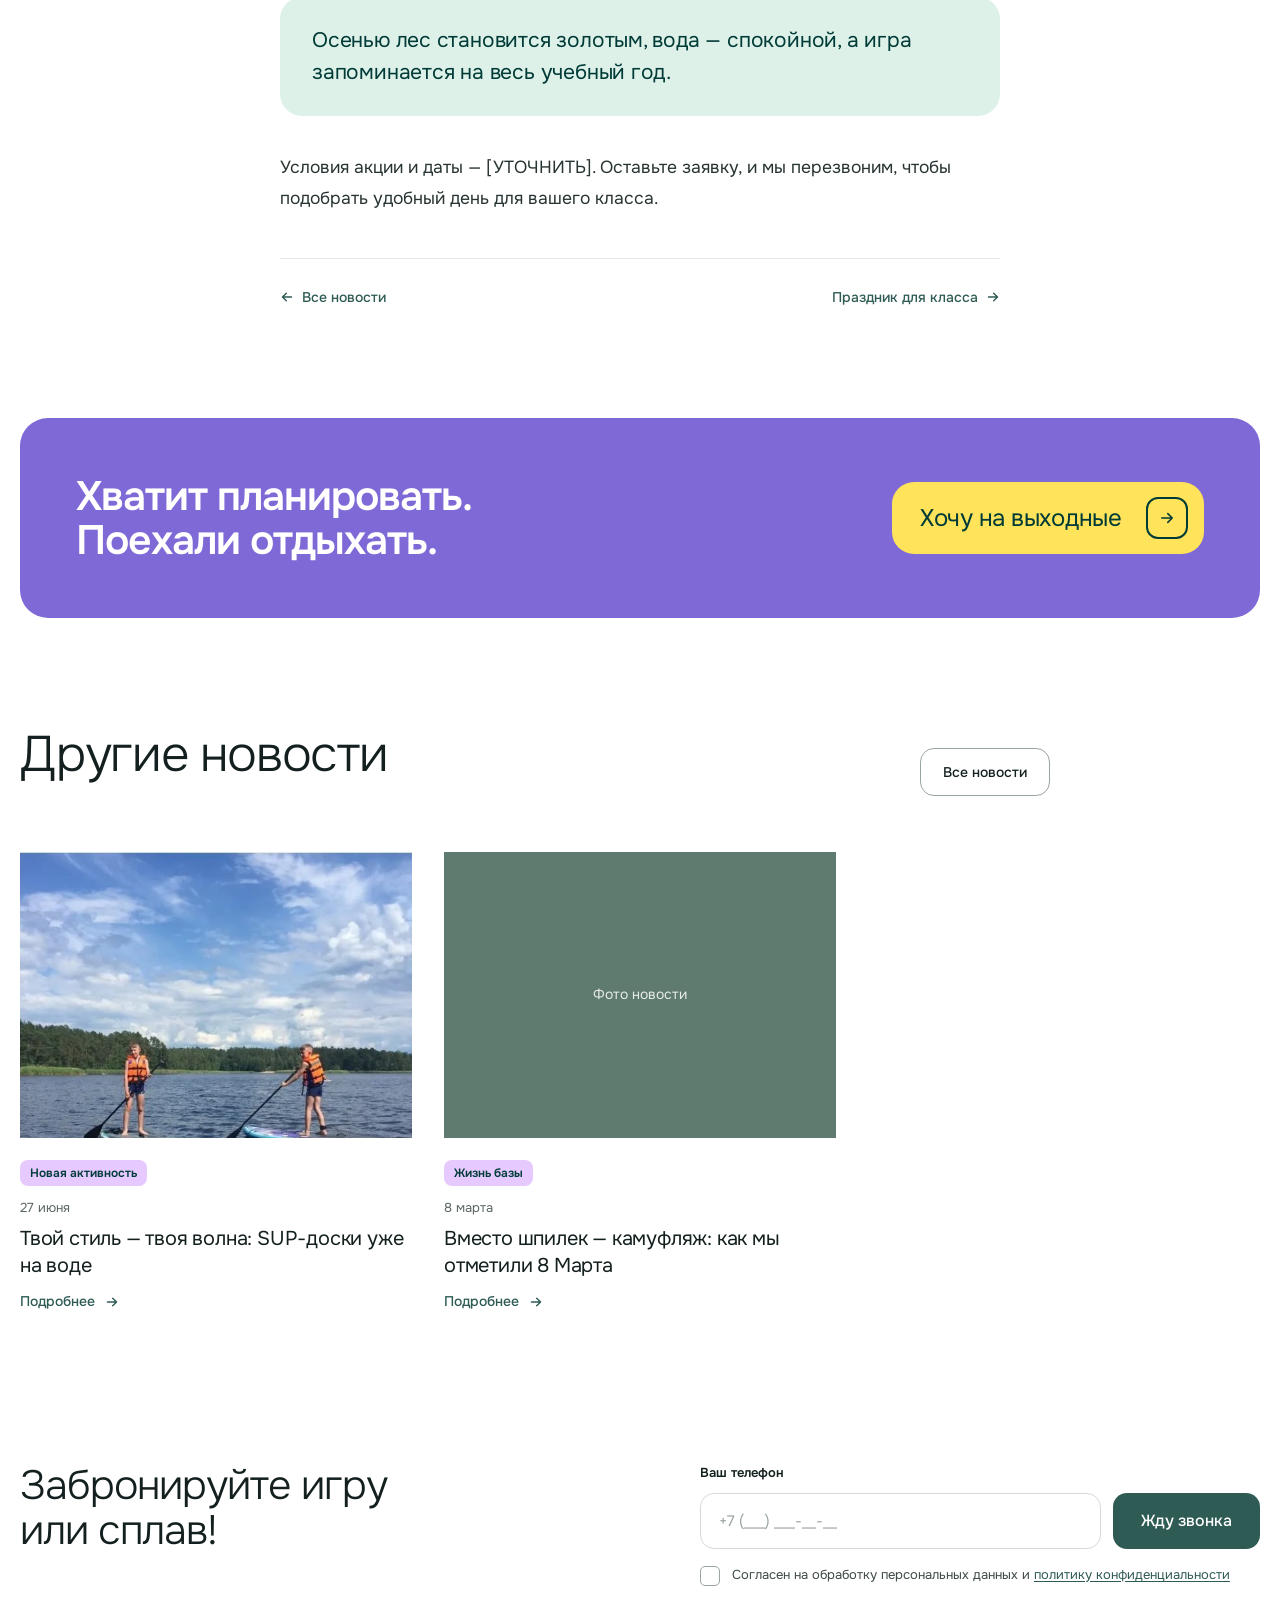
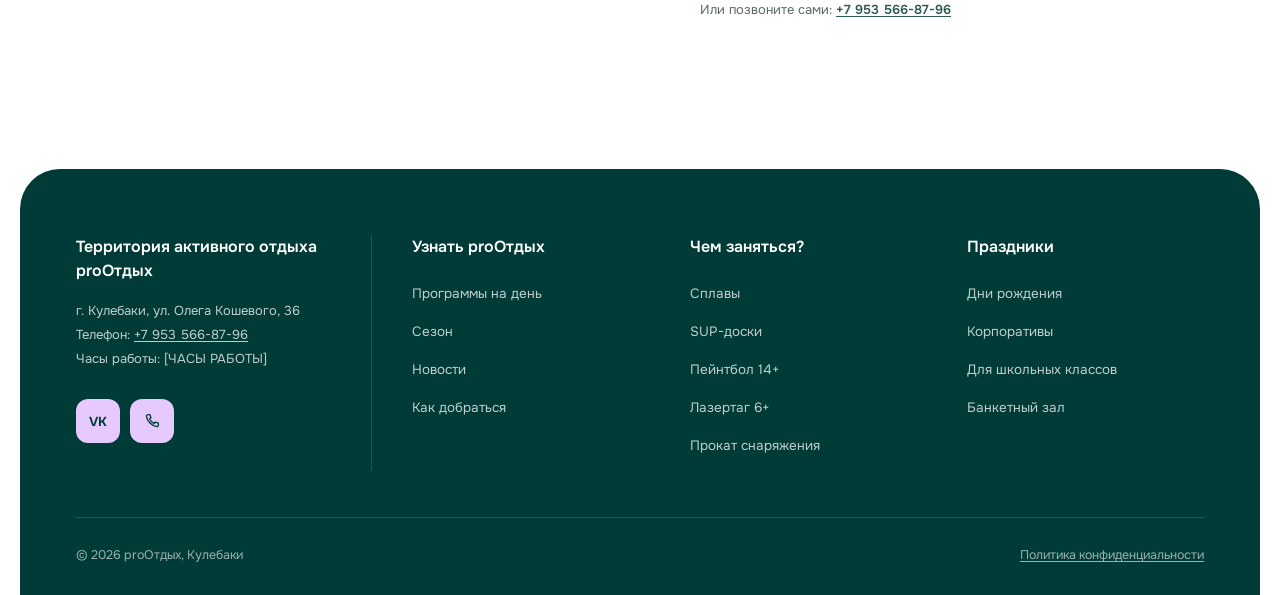
<file: news-sentyabr.html>
<!doctype html>
<html lang="ru">
<head>
<meta charset="utf-8">
<meta name="viewport" content="width=device-width, initial-scale=1">
<title>Сентябрь — не время скучать: приходите на игру всем классом — proОтдых, Кулебаки</title>
<meta name="description" content="Учебный год начался, а значит, самое время собрать класс и выбраться на природу. Осенью поле для пейнтбола и лес вокруг — самые красивые за год.">
<link rel="preconnect" href="https://fonts.googleapis.com">
<link rel="preconnect" href="https://fonts.gstatic.com" crossorigin>
<link href="https://fonts.googleapis.com/css2?family=Onest:wght@300;400;500;600&display=swap" rel="stylesheet">
<link rel="stylesheet" href="assets/style.css">
</head>
<body class="inner">

<svg width="0" height="0" style="position:absolute" aria-hidden="true">
  <symbol id="i-logo" viewBox="0 0 40 40"><rect x="1.2" y="1.2" width="37.6" height="37.6" rx="10" fill="none" stroke="currentColor" stroke-width="1.8"/><path d="M9 16.5c2.6-2.4 5.3-2.4 7.9 0s5.3 2.4 7.9 0 4.6-2.2 6.7-.8M9 23.5c2.6-2.4 5.3-2.4 7.9 0s5.3 2.4 7.9 0 4.6-2.2 6.7-.8" fill="none" stroke="currentColor" stroke-width="1.8" stroke-linecap="round"/></symbol>
  <symbol id="i-r" viewBox="0 0 20 20"><path d="M3.5 10h13M11 4.5l5.5 5.5-5.5 5.5" fill="none" stroke="currentColor" stroke-width="2" stroke-linecap="round" stroke-linejoin="round"/></symbol>
  <symbol id="i-l" viewBox="0 0 20 20"><path d="M16.5 10h-13M9 4.5 3.5 10 9 15.5" fill="none" stroke="currentColor" stroke-width="2" stroke-linecap="round" stroke-linejoin="round"/></symbol>
  <symbol id="i-up" viewBox="0 0 20 20"><path d="M10 16.5v-13M4.5 9 10 3.5 15.5 9" fill="none" stroke="currentColor" stroke-width="2" stroke-linecap="round" stroke-linejoin="round"/></symbol>
  <symbol id="i-x" viewBox="0 0 20 20"><path d="M4 4l12 12M16 4 4 16" fill="none" stroke="currentColor" stroke-width="2" stroke-linecap="round"/></symbol>
  <symbol id="i-menu" viewBox="0 0 20 20"><path d="M2.5 6h15M2.5 14h15" fill="none" stroke="currentColor" stroke-width="1.8" stroke-linecap="round"/></symbol>
  <symbol id="i-ok" viewBox="0 0 20 20"><path d="M4 10.5 8 14.5 16 6" fill="none" stroke="currentColor" stroke-width="2.2" stroke-linecap="round" stroke-linejoin="round"/></symbol>
  <symbol id="i-phone" viewBox="0 0 24 24"><path d="M6.6 3.5h2.6l1.4 4.2-2 1.4a12 12 0 0 0 6.3 6.3l1.4-2 4.2 1.4v2.6a2 2 0 0 1-2.2 2A16.5 16.5 0 0 1 4.6 5.7a2 2 0 0 1 2-2.2Z" fill="none" stroke="currentColor" stroke-width="1.8" stroke-linejoin="round"/></symbol>
</svg>

<!-- ============ sticky header ============ -->
<header class="sticky" id="sticky">
  <div class="wrap">
    <div class="sticky__in">
      <a href="index.html" class="logo" aria-label="proОтдых — наверх"><svg><use href="#i-logo"/></svg><span>pro<br>Отдых</span></a>
      <nav class="nav" data-spy>
        <a href="index.html#activities">Чем заняться</a>
        <a href="index.html#day">Программы на день</a>
        <a href="index.html#open">Праздники</a>
        <a href="index.html#season">Сезон</a>
        <a href="index.html#contacts">Контакты</a>
      </nav>
      <a class="sticky__phone" href="tel:+79535668796">+7 953 566-87-96</a>
      <button class="burger" data-menu aria-label="Меню"><svg><use href="#i-menu"/></svg></button>
      <button class="btn" data-book>Забронировать</button>
    </div>
  </div>
</header>


<main>

<section class="phead" style="padding-bottom:0">
  <div class="wrap">
    <div class="article">
      <nav class="crumbs"><a href="index.html">Главная</a><span aria-hidden="true">/</span><a href="news.html">Новости</a></nav>
      <div class="article__meta rv"><span class="news__tag">Акция</span><time>1 сентября 2026</time></div>
      <h1 class="h1 rv">Сентябрь — не время скучать: приходите на игру всем классом</h1>
      <p class="article__lead rv">Учебный год начался, а значит, самое время собрать класс и выбраться на природу. Осенью поле для пейнтбола и лес вокруг — самые красивые за год.</p>
    </div>
  </div>
  <div class="wrap"><div class="article__cover rv"><img src="img/autumn-top.jpg" alt="Сентябрь — не время скучать: приходите на игру всем классом"></div></div>
</section>
<article class="wrap">
  <div class="prose rv"><p>Первые недели учёбы — лучший момент, чтобы класс снова почувствовал себя командой. После лета ребята соскучились друг по другу, а погода ещё позволяет проводить целый день на улице.</p>
<h2>Что можно устроить</h2>
<ul><li>Лазертаг для младших школьников — безопасно, без синяков и краски.</li><li>Пейнтбол для учеников от 14 лет — настоящая командная игра.</li><li>Пикник в беседке после игры: чай, перекус и время пообщаться.</li></ul>
<p>Ведущий подберёт сценарии под возраст класса и проследит за безопасностью, а мы поможем учителю с расписанием дня.</p>
<blockquote>Осенью лес становится золотым, вода — спокойной, а игра запоминается на весь учебный год.</blockquote>
<p>Условия акции и даты — [УТОЧНИТЬ]. Оставьте заявку, и мы перезвоним, чтобы подобрать удобный день для вашего класса.</p></div>
  <div class="article__foot"><a href="news.html"><svg viewBox="0 0 20 20"><use href="#i-l"/></svg>Все новости</a><a href="klass.html">Праздник для класса<svg viewBox="0 0 20 20"><use href="#i-r"/></svg></a></div>
</article>
<section class="wrap sec">
  <div class="cta-plain rv"><h2>Хватит планировать.<br>Поехали отдыхать.</h2><button class="btn-y" data-book>Хочу на выходные <span class="arr"><svg><use href="#i-r"/></svg></span></button></div>
</section>
<section class="wrap" style="padding-bottom:110px">
  <div class="sec-head"><h2 class="h2 rv">Другие новости</h2><div class="rv"><a class="btn-o" href="news.html">Все новости</a></div></div>
  <div class="news"><a class="rv" href="news-sup.html"><div class="news__img"><img src="img/sup-c.jpg" alt="" loading="lazy"></div><span class="news__tag">Новая активность</span><time>27 июня</time><h3>Твой стиль — твоя волна: SUP-доски уже на воде</h3><span class="more">Подробнее <svg viewBox="0 0 20 20"><use href="#i-r"/></svg></span></a><a class="rv" href="news-8-marta.html"><div class="news__img"><span>Фото новости</span></div><span class="news__tag">Жизнь базы</span><time>8 марта</time><h3>Вместо шпилек — камуфляж: как мы отметили 8 Марта</h3><span class="more">Подробнее <svg viewBox="0 0 20 20"><use href="#i-r"/></svg></span></a></div>
</section>

</main>

<!-- ============ callback + footer ============ -->
<section class="wrap" id="contacts">
  <div class="callback">
    <h2 class="h2 rv">Забронируйте игру<br>или сплав!</h2>
    <div class="cb rv" id="cb">
      <form novalidate>
        <label class="lbl" for="cbPhone">Ваш телефон</label>
        <div class="cb__row">
          <div style="flex:1"><input class="inp" id="cbPhone" type="tel" placeholder="+7 (___) ___-__-__" data-mask autocomplete="tel"><div class="err">Введите номер полностью</div></div>
          <button class="btn" type="submit">Жду звонка</button>
        </div>
        <label class="check"><input type="checkbox" id="cbAgree"><span>Согласен на обработку персональных данных и <a href="#" onclick="return false">политику конфиденциальности</a></span></label>
        <p class="cb__alt">Или позвоните сами: <a href="tel:+79535668796">+7 953 566-87-96</a></p>
      </form>
      <div class="cb__ok"><i><svg width="18" height="18"><use href="#i-ok"/></svg></i>Спасибо! Перезвоним в ближайшее время.</div>
    </div>
  </div>

  <footer class="footer">
    <div class="footer__grid">
      <div class="footer__about">
        <h4>Территория активного отдыха proОтдых</h4>
        <p>г. Кулебаки, ул. Олега Кошевого, 36<br>Телефон: <a href="tel:+79535668796">+7 953 566-87-96</a><br>Часы работы: [ЧАСЫ РАБОТЫ]</p>
        <div class="social"><a href="https://vk.com/" target="_blank" rel="noopener" aria-label="ВКонтакте">VK</a><a href="tel:+79535668796" aria-label="Позвонить"><svg><use href="#i-phone"/></svg></a></div>
      </div>
      <div><h4>Узнать proОтдых</h4><ul><li><a href="index.html#day">Программы на день</a></li><li><a href="index.html#season">Сезон</a></li><li><a href="news.html">Новости</a></li><li><a href="index.html#contacts">Как добраться</a></li></ul></div>
      <div><h4>Чем заняться?</h4><ul><li><a href="splav.html">Сплавы</a></li><li><a href="sup.html">SUP-доски</a></li><li><a href="paintball.html">Пейнтбол 14+</a></li><li><a href="lazertag.html">Лазертаг 6+</a></li><li><a href="prokat.html">Прокат снаряжения</a></li></ul></div>
      <div><h4>Праздники</h4><ul><li><a href="besedki.html">Дни рождения</a></li><li><a href="banket.html">Корпоративы</a></li><li><a href="klass.html">Для школьных классов</a></li><li><a href="banket.html">Банкетный зал</a></li></ul></div>
    </div>
    <div class="footer__bottom"><span>© 2026 proОтдых, Кулебаки</span><a href="#" onclick="return false">Политика конфиденциальности</a></div>
  </footer>
</section>

<button class="up" id="up" aria-label="Наверх"><svg><use href="#i-up"/></svg></button>

<!-- ============ mobile menu ============ -->
<div class="drawer" id="drawer" aria-hidden="true">
  <div class="drawer__top">
    <a href="index.html" class="logo"><svg><use href="#i-logo"/></svg><span>pro<br>Отдых</span></a>
    <button class="modal__x" style="position:static" data-menu-close aria-label="Закрыть"><svg><use href="#i-x"/></svg></button>
  </div>
  <nav>
    <a href="index.html#activities">Чем заняться</a><a href="index.html#day">Программы на день</a><a href="index.html#open">Праздники</a><a href="index.html#season">Сезон</a><a href="index.html#contacts">Контакты</a>
  </nav>
  <div class="drawer__foot">
    <a class="btn" href="tel:+79535668796" style="background:#fff;color:var(--green);border:1.5px solid var(--line)">+7 953 566-87-96</a>
    <button class="btn" data-book>Забронировать</button>
  </div>
</div>

<!-- ============ booking modal ============ -->
<div class="modal" id="modal" role="dialog" aria-modal="true" aria-labelledby="mTitle">
  <div class="modal__dlg">
    <div class="modal__stripe"><i></i><i></i><i></i><i></i></div>
    <button class="modal__x" data-close aria-label="Закрыть"><svg><use href="#i-x"/></svg></button>
    <form class="form" novalidate>
      <div class="eyebrow">Заявка на отдых</div>
      <h3 id="mTitle">Забронировать время</h3>
      <p class="modal__lead">Оставьте контакты — перезвоним, подберём время и всё подтвердим.</p>
      <div class="f"><label class="lbl" for="mName">Имя</label><input class="inp" id="mName" placeholder="Как к вам обращаться" autocomplete="name"><div class="err">Как к вам обращаться?</div></div>
      <div class="f"><label class="lbl" for="mPhone">Телефон</label><input class="inp" id="mPhone" type="tel" placeholder="+7 (___) ___-__-__" data-mask autocomplete="tel"><div class="err">Введите номер полностью</div></div>
      <div class="prog" id="prog"><div class="prog__t"><small>Программа на день</small><b id="progName"></b></div><button type="button" id="progX" aria-label="Убрать программу"><svg><use href="#i-x"/></svg></button></div>
      <div class="f"><label class="lbl">Что хотите</label>
        <div class="chips" id="chips">
          <button type="button">Сплав</button><button type="button">SUP</button><button type="button">Пейнтбол</button><button type="button">Лазертаг</button><button type="button">Беседка</button><button type="button">Зал</button><button type="button">Прокат</button><button type="button">Пока не решили</button>
        </div>
      </div>
      <div class="f f2">
        <div><label class="lbl" for="mDate">Дата</label><input class="inp" id="mDate" type="date"></div>
        <div><label class="lbl" for="mCount">Сколько человек</label><input class="inp" id="mCount" type="number" min="1" max="300" placeholder="10"></div>
      </div>
      <div class="f"><label class="lbl" for="mComment">Комментарий</label><textarea class="inp" id="mComment" rows="2" placeholder="Например: день рождения, 8 лет, нужна беседка"></textarea></div>
      <label class="check"><input type="checkbox" id="mAgree"><span>Согласен на обработку персональных данных и <a href="#" onclick="return false">политику конфиденциальности</a></span></label>
      <div class="err" id="mAgreeErr">Нужно ваше согласие</div>
      <button class="modal__send" type="submit">Отправить заявку</button>
    </form>
    <div class="done">
      <i><svg><use href="#i-ok"/></svg></i>
      <h3>Заявка отправлена!</h3>
      <p>Спасибо! Мы перезвоним в ближайшее время, чтобы подтвердить бронь.</p>
      <button class="btn" data-close>Отлично</button>
    </div>
  </div>
</div>

<script src="assets/main.js"></script>
</body>
</html>
</file>
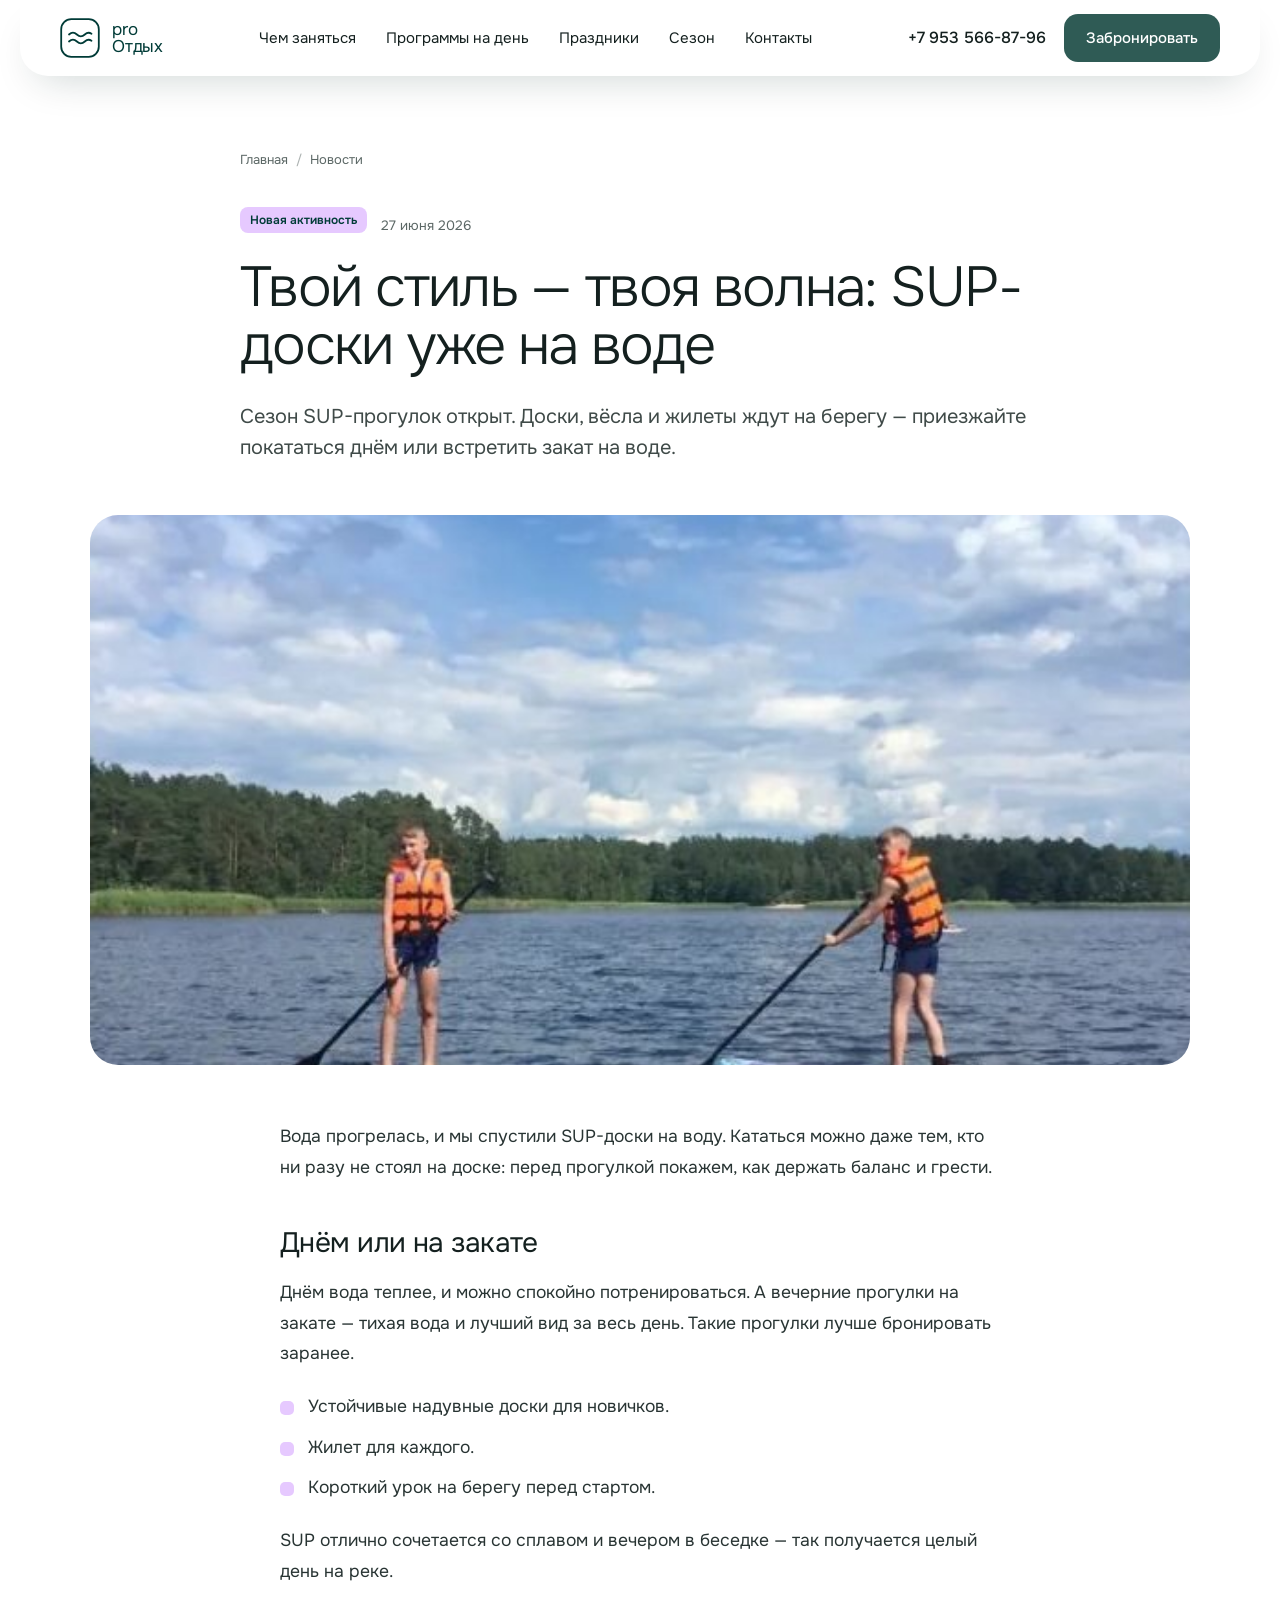
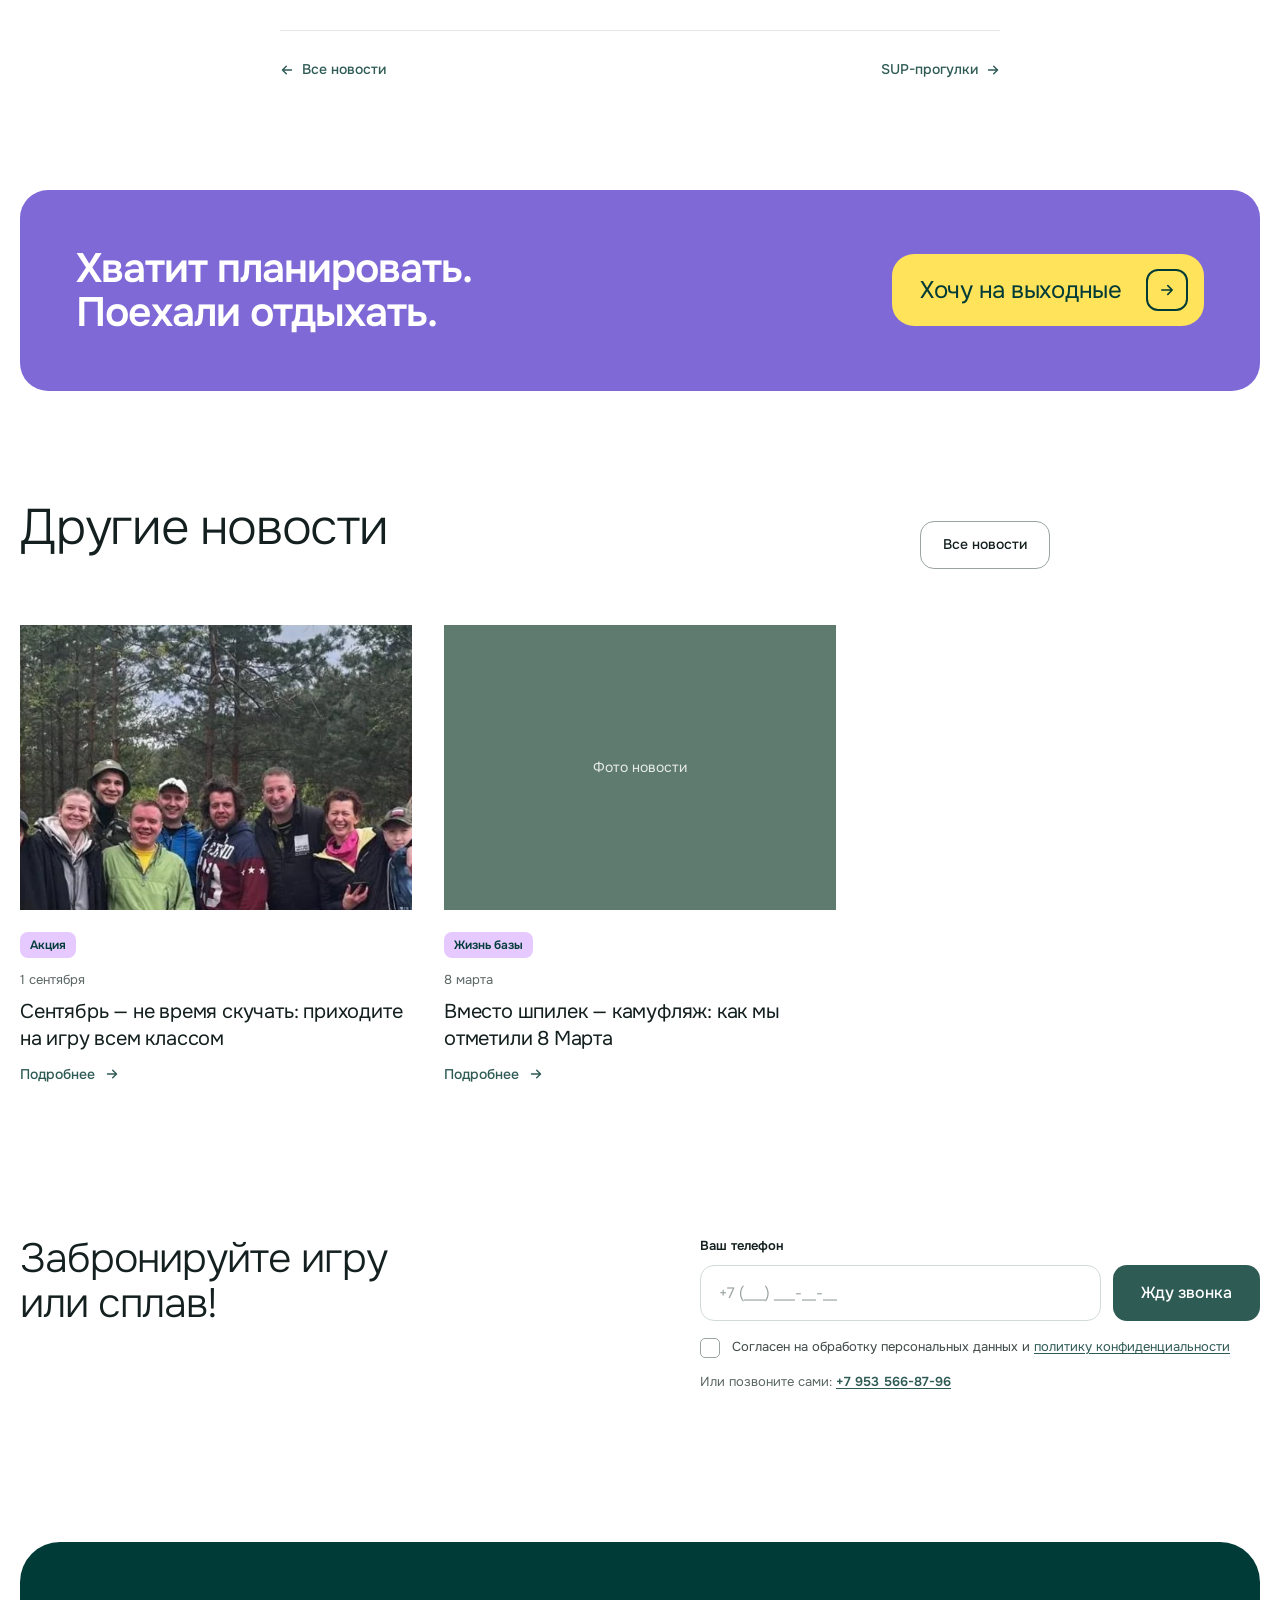
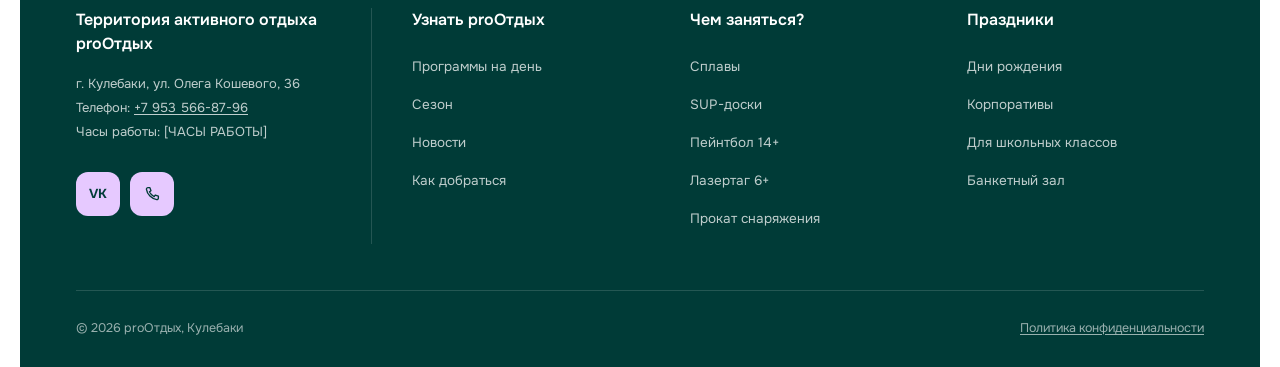
<file: news-sup.html>
<!doctype html>
<html lang="ru">
<head>
<meta charset="utf-8">
<meta name="viewport" content="width=device-width, initial-scale=1">
<title>Твой стиль — твоя волна: SUP-доски уже на воде — proОтдых, Кулебаки</title>
<meta name="description" content="Сезон SUP-прогулок открыт. Доски, вёсла и жилеты ждут на берегу — приезжайте покататься днём или встретить закат на воде.">
<link rel="preconnect" href="https://fonts.googleapis.com">
<link rel="preconnect" href="https://fonts.gstatic.com" crossorigin>
<link href="https://fonts.googleapis.com/css2?family=Onest:wght@300;400;500;600&display=swap" rel="stylesheet">
<link rel="stylesheet" href="assets/style.css">
</head>
<body class="inner">

<svg width="0" height="0" style="position:absolute" aria-hidden="true">
  <symbol id="i-logo" viewBox="0 0 40 40"><rect x="1.2" y="1.2" width="37.6" height="37.6" rx="10" fill="none" stroke="currentColor" stroke-width="1.8"/><path d="M9 16.5c2.6-2.4 5.3-2.4 7.9 0s5.3 2.4 7.9 0 4.6-2.2 6.7-.8M9 23.5c2.6-2.4 5.3-2.4 7.9 0s5.3 2.4 7.9 0 4.6-2.2 6.7-.8" fill="none" stroke="currentColor" stroke-width="1.8" stroke-linecap="round"/></symbol>
  <symbol id="i-r" viewBox="0 0 20 20"><path d="M3.5 10h13M11 4.5l5.5 5.5-5.5 5.5" fill="none" stroke="currentColor" stroke-width="2" stroke-linecap="round" stroke-linejoin="round"/></symbol>
  <symbol id="i-l" viewBox="0 0 20 20"><path d="M16.5 10h-13M9 4.5 3.5 10 9 15.5" fill="none" stroke="currentColor" stroke-width="2" stroke-linecap="round" stroke-linejoin="round"/></symbol>
  <symbol id="i-up" viewBox="0 0 20 20"><path d="M10 16.5v-13M4.5 9 10 3.5 15.5 9" fill="none" stroke="currentColor" stroke-width="2" stroke-linecap="round" stroke-linejoin="round"/></symbol>
  <symbol id="i-x" viewBox="0 0 20 20"><path d="M4 4l12 12M16 4 4 16" fill="none" stroke="currentColor" stroke-width="2" stroke-linecap="round"/></symbol>
  <symbol id="i-menu" viewBox="0 0 20 20"><path d="M2.5 6h15M2.5 14h15" fill="none" stroke="currentColor" stroke-width="1.8" stroke-linecap="round"/></symbol>
  <symbol id="i-ok" viewBox="0 0 20 20"><path d="M4 10.5 8 14.5 16 6" fill="none" stroke="currentColor" stroke-width="2.2" stroke-linecap="round" stroke-linejoin="round"/></symbol>
  <symbol id="i-phone" viewBox="0 0 24 24"><path d="M6.6 3.5h2.6l1.4 4.2-2 1.4a12 12 0 0 0 6.3 6.3l1.4-2 4.2 1.4v2.6a2 2 0 0 1-2.2 2A16.5 16.5 0 0 1 4.6 5.7a2 2 0 0 1 2-2.2Z" fill="none" stroke="currentColor" stroke-width="1.8" stroke-linejoin="round"/></symbol>
</svg>

<!-- ============ sticky header ============ -->
<header class="sticky" id="sticky">
  <div class="wrap">
    <div class="sticky__in">
      <a href="index.html" class="logo" aria-label="proОтдых — наверх"><svg><use href="#i-logo"/></svg><span>pro<br>Отдых</span></a>
      <nav class="nav" data-spy>
        <a href="index.html#activities">Чем заняться</a>
        <a href="index.html#day">Программы на день</a>
        <a href="index.html#open">Праздники</a>
        <a href="index.html#season">Сезон</a>
        <a href="index.html#contacts">Контакты</a>
      </nav>
      <a class="sticky__phone" href="tel:+79535668796">+7 953 566-87-96</a>
      <button class="burger" data-menu aria-label="Меню"><svg><use href="#i-menu"/></svg></button>
      <button class="btn" data-book>Забронировать</button>
    </div>
  </div>
</header>


<main>

<section class="phead" style="padding-bottom:0">
  <div class="wrap">
    <div class="article">
      <nav class="crumbs"><a href="index.html">Главная</a><span aria-hidden="true">/</span><a href="news.html">Новости</a></nav>
      <div class="article__meta rv"><span class="news__tag">Новая активность</span><time>27 июня 2026</time></div>
      <h1 class="h1 rv">Твой стиль — твоя волна: SUP-доски уже на воде</h1>
      <p class="article__lead rv">Сезон SUP-прогулок открыт. Доски, вёсла и жилеты ждут на берегу — приезжайте покататься днём или встретить закат на воде.</p>
    </div>
  </div>
  <div class="wrap"><div class="article__cover rv"><img src="img/sup-c.jpg" alt="Твой стиль — твоя волна: SUP-доски уже на воде"></div></div>
</section>
<article class="wrap">
  <div class="prose rv"><p>Вода прогрелась, и мы спустили SUP-доски на воду. Кататься можно даже тем, кто ни разу не стоял на доске: перед прогулкой покажем, как держать баланс и грести.</p>
<h2>Днём или на закате</h2>
<p>Днём вода теплее, и можно спокойно потренироваться. А вечерние прогулки на закате — тихая вода и лучший вид за весь день. Такие прогулки лучше бронировать заранее.</p>
<ul><li>Устойчивые надувные доски для новичков.</li><li>Жилет для каждого.</li><li>Короткий урок на берегу перед стартом.</li></ul>
<p>SUP отлично сочетается со сплавом и вечером в беседке — так получается целый день на реке.</p></div>
  <div class="article__foot"><a href="news.html"><svg viewBox="0 0 20 20"><use href="#i-l"/></svg>Все новости</a><a href="sup.html">SUP-прогулки<svg viewBox="0 0 20 20"><use href="#i-r"/></svg></a></div>
</article>
<section class="wrap sec">
  <div class="cta-plain rv"><h2>Хватит планировать.<br>Поехали отдыхать.</h2><button class="btn-y" data-book>Хочу на выходные <span class="arr"><svg><use href="#i-r"/></svg></span></button></div>
</section>
<section class="wrap" style="padding-bottom:110px">
  <div class="sec-head"><h2 class="h2 rv">Другие новости</h2><div class="rv"><a class="btn-o" href="news.html">Все новости</a></div></div>
  <div class="news"><a class="rv" href="news-sentyabr.html"><div class="news__img"><img src="img/autumn-top.jpg" alt="" loading="lazy"></div><span class="news__tag">Акция</span><time>1 сентября</time><h3>Сентябрь — не время скучать: приходите на игру всем классом</h3><span class="more">Подробнее <svg viewBox="0 0 20 20"><use href="#i-r"/></svg></span></a><a class="rv" href="news-8-marta.html"><div class="news__img"><span>Фото новости</span></div><span class="news__tag">Жизнь базы</span><time>8 марта</time><h3>Вместо шпилек — камуфляж: как мы отметили 8 Марта</h3><span class="more">Подробнее <svg viewBox="0 0 20 20"><use href="#i-r"/></svg></span></a></div>
</section>

</main>

<!-- ============ callback + footer ============ -->
<section class="wrap" id="contacts">
  <div class="callback">
    <h2 class="h2 rv">Забронируйте игру<br>или сплав!</h2>
    <div class="cb rv" id="cb">
      <form novalidate>
        <label class="lbl" for="cbPhone">Ваш телефон</label>
        <div class="cb__row">
          <div style="flex:1"><input class="inp" id="cbPhone" type="tel" placeholder="+7 (___) ___-__-__" data-mask autocomplete="tel"><div class="err">Введите номер полностью</div></div>
          <button class="btn" type="submit">Жду звонка</button>
        </div>
        <label class="check"><input type="checkbox" id="cbAgree"><span>Согласен на обработку персональных данных и <a href="#" onclick="return false">политику конфиденциальности</a></span></label>
        <p class="cb__alt">Или позвоните сами: <a href="tel:+79535668796">+7 953 566-87-96</a></p>
      </form>
      <div class="cb__ok"><i><svg width="18" height="18"><use href="#i-ok"/></svg></i>Спасибо! Перезвоним в ближайшее время.</div>
    </div>
  </div>

  <footer class="footer">
    <div class="footer__grid">
      <div class="footer__about">
        <h4>Территория активного отдыха proОтдых</h4>
        <p>г. Кулебаки, ул. Олега Кошевого, 36<br>Телефон: <a href="tel:+79535668796">+7 953 566-87-96</a><br>Часы работы: [ЧАСЫ РАБОТЫ]</p>
        <div class="social"><a href="https://vk.com/" target="_blank" rel="noopener" aria-label="ВКонтакте">VK</a><a href="tel:+79535668796" aria-label="Позвонить"><svg><use href="#i-phone"/></svg></a></div>
      </div>
      <div><h4>Узнать proОтдых</h4><ul><li><a href="index.html#day">Программы на день</a></li><li><a href="index.html#season">Сезон</a></li><li><a href="news.html">Новости</a></li><li><a href="index.html#contacts">Как добраться</a></li></ul></div>
      <div><h4>Чем заняться?</h4><ul><li><a href="splav.html">Сплавы</a></li><li><a href="sup.html">SUP-доски</a></li><li><a href="paintball.html">Пейнтбол 14+</a></li><li><a href="lazertag.html">Лазертаг 6+</a></li><li><a href="prokat.html">Прокат снаряжения</a></li></ul></div>
      <div><h4>Праздники</h4><ul><li><a href="besedki.html">Дни рождения</a></li><li><a href="banket.html">Корпоративы</a></li><li><a href="klass.html">Для школьных классов</a></li><li><a href="banket.html">Банкетный зал</a></li></ul></div>
    </div>
    <div class="footer__bottom"><span>© 2026 proОтдых, Кулебаки</span><a href="#" onclick="return false">Политика конфиденциальности</a></div>
  </footer>
</section>

<button class="up" id="up" aria-label="Наверх"><svg><use href="#i-up"/></svg></button>

<!-- ============ mobile menu ============ -->
<div class="drawer" id="drawer" aria-hidden="true">
  <div class="drawer__top">
    <a href="index.html" class="logo"><svg><use href="#i-logo"/></svg><span>pro<br>Отдых</span></a>
    <button class="modal__x" style="position:static" data-menu-close aria-label="Закрыть"><svg><use href="#i-x"/></svg></button>
  </div>
  <nav>
    <a href="index.html#activities">Чем заняться</a><a href="index.html#day">Программы на день</a><a href="index.html#open">Праздники</a><a href="index.html#season">Сезон</a><a href="index.html#contacts">Контакты</a>
  </nav>
  <div class="drawer__foot">
    <a class="btn" href="tel:+79535668796" style="background:#fff;color:var(--green);border:1.5px solid var(--line)">+7 953 566-87-96</a>
    <button class="btn" data-book>Забронировать</button>
  </div>
</div>

<!-- ============ booking modal ============ -->
<div class="modal" id="modal" role="dialog" aria-modal="true" aria-labelledby="mTitle">
  <div class="modal__dlg">
    <div class="modal__stripe"><i></i><i></i><i></i><i></i></div>
    <button class="modal__x" data-close aria-label="Закрыть"><svg><use href="#i-x"/></svg></button>
    <form class="form" novalidate>
      <div class="eyebrow">Заявка на отдых</div>
      <h3 id="mTitle">Забронировать время</h3>
      <p class="modal__lead">Оставьте контакты — перезвоним, подберём время и всё подтвердим.</p>
      <div class="f"><label class="lbl" for="mName">Имя</label><input class="inp" id="mName" placeholder="Как к вам обращаться" autocomplete="name"><div class="err">Как к вам обращаться?</div></div>
      <div class="f"><label class="lbl" for="mPhone">Телефон</label><input class="inp" id="mPhone" type="tel" placeholder="+7 (___) ___-__-__" data-mask autocomplete="tel"><div class="err">Введите номер полностью</div></div>
      <div class="prog" id="prog"><div class="prog__t"><small>Программа на день</small><b id="progName"></b></div><button type="button" id="progX" aria-label="Убрать программу"><svg><use href="#i-x"/></svg></button></div>
      <div class="f"><label class="lbl">Что хотите</label>
        <div class="chips" id="chips">
          <button type="button">Сплав</button><button type="button">SUP</button><button type="button">Пейнтбол</button><button type="button">Лазертаг</button><button type="button">Беседка</button><button type="button">Зал</button><button type="button">Прокат</button><button type="button">Пока не решили</button>
        </div>
      </div>
      <div class="f f2">
        <div><label class="lbl" for="mDate">Дата</label><input class="inp" id="mDate" type="date"></div>
        <div><label class="lbl" for="mCount">Сколько человек</label><input class="inp" id="mCount" type="number" min="1" max="300" placeholder="10"></div>
      </div>
      <div class="f"><label class="lbl" for="mComment">Комментарий</label><textarea class="inp" id="mComment" rows="2" placeholder="Например: день рождения, 8 лет, нужна беседка"></textarea></div>
      <label class="check"><input type="checkbox" id="mAgree"><span>Согласен на обработку персональных данных и <a href="#" onclick="return false">политику конфиденциальности</a></span></label>
      <div class="err" id="mAgreeErr">Нужно ваше согласие</div>
      <button class="modal__send" type="submit">Отправить заявку</button>
    </form>
    <div class="done">
      <i><svg><use href="#i-ok"/></svg></i>
      <h3>Заявка отправлена!</h3>
      <p>Спасибо! Мы перезвоним в ближайшее время, чтобы подтвердить бронь.</p>
      <button class="btn" data-close>Отлично</button>
    </div>
  </div>
</div>

<script src="assets/main.js"></script>
</body>
</html>
</file>
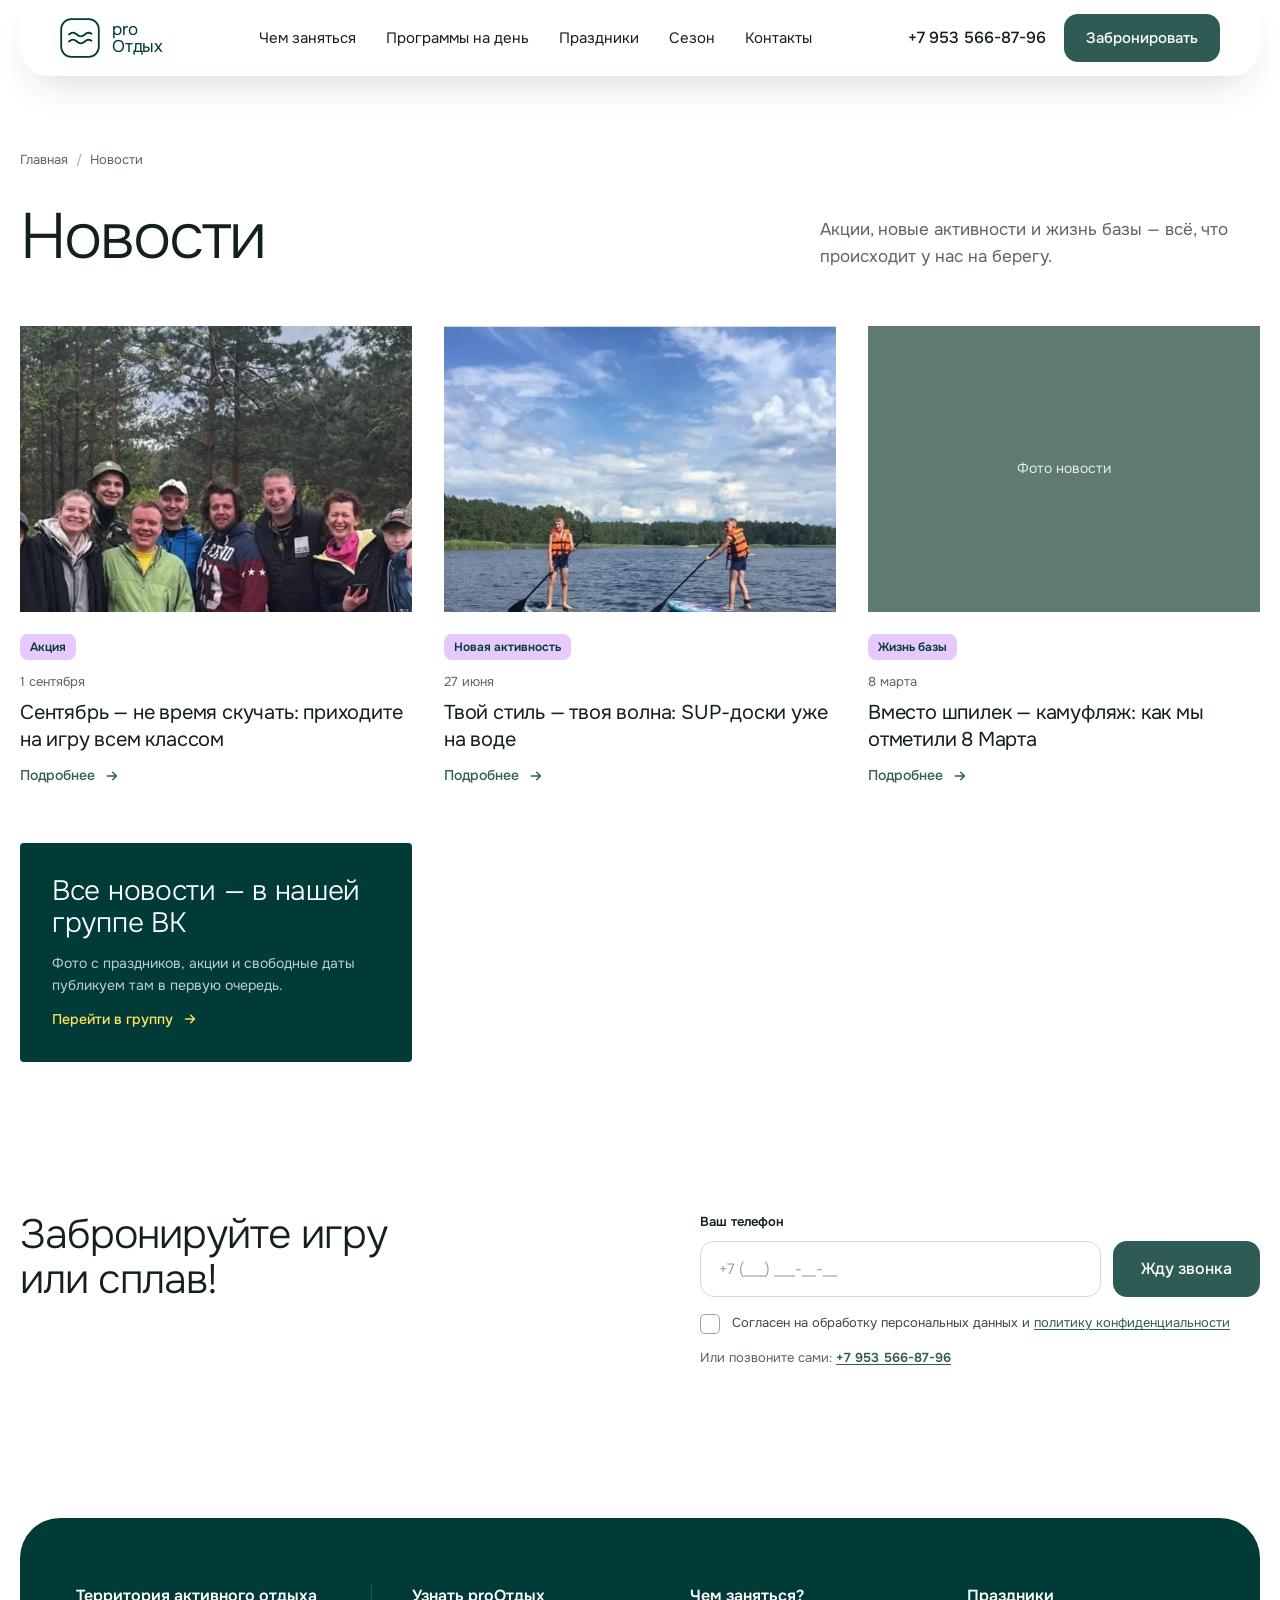
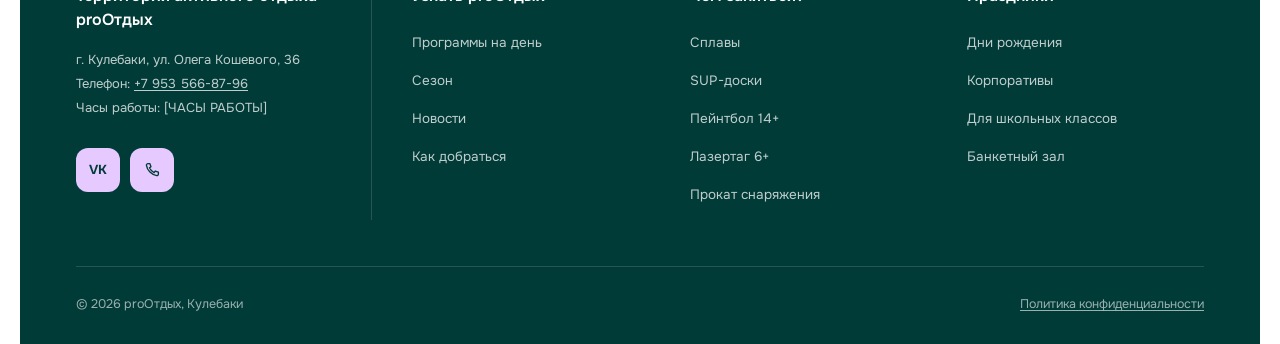
<file: news.html>
<!doctype html>
<html lang="ru">
<head>
<meta charset="utf-8">
<meta name="viewport" content="width=device-width, initial-scale=1">
<title>Новости — proОтдых, Кулебаки</title>
<meta name="description" content="Акции, новые активности и жизнь базы proОтдых.">
<link rel="preconnect" href="https://fonts.googleapis.com">
<link rel="preconnect" href="https://fonts.gstatic.com" crossorigin>
<link href="https://fonts.googleapis.com/css2?family=Onest:wght@300;400;500;600&display=swap" rel="stylesheet">
<link rel="stylesheet" href="assets/style.css">
</head>
<body class="inner">

<svg width="0" height="0" style="position:absolute" aria-hidden="true">
  <symbol id="i-logo" viewBox="0 0 40 40"><rect x="1.2" y="1.2" width="37.6" height="37.6" rx="10" fill="none" stroke="currentColor" stroke-width="1.8"/><path d="M9 16.5c2.6-2.4 5.3-2.4 7.9 0s5.3 2.4 7.9 0 4.6-2.2 6.7-.8M9 23.5c2.6-2.4 5.3-2.4 7.9 0s5.3 2.4 7.9 0 4.6-2.2 6.7-.8" fill="none" stroke="currentColor" stroke-width="1.8" stroke-linecap="round"/></symbol>
  <symbol id="i-r" viewBox="0 0 20 20"><path d="M3.5 10h13M11 4.5l5.5 5.5-5.5 5.5" fill="none" stroke="currentColor" stroke-width="2" stroke-linecap="round" stroke-linejoin="round"/></symbol>
  <symbol id="i-l" viewBox="0 0 20 20"><path d="M16.5 10h-13M9 4.5 3.5 10 9 15.5" fill="none" stroke="currentColor" stroke-width="2" stroke-linecap="round" stroke-linejoin="round"/></symbol>
  <symbol id="i-up" viewBox="0 0 20 20"><path d="M10 16.5v-13M4.5 9 10 3.5 15.5 9" fill="none" stroke="currentColor" stroke-width="2" stroke-linecap="round" stroke-linejoin="round"/></symbol>
  <symbol id="i-x" viewBox="0 0 20 20"><path d="M4 4l12 12M16 4 4 16" fill="none" stroke="currentColor" stroke-width="2" stroke-linecap="round"/></symbol>
  <symbol id="i-menu" viewBox="0 0 20 20"><path d="M2.5 6h15M2.5 14h15" fill="none" stroke="currentColor" stroke-width="1.8" stroke-linecap="round"/></symbol>
  <symbol id="i-ok" viewBox="0 0 20 20"><path d="M4 10.5 8 14.5 16 6" fill="none" stroke="currentColor" stroke-width="2.2" stroke-linecap="round" stroke-linejoin="round"/></symbol>
  <symbol id="i-phone" viewBox="0 0 24 24"><path d="M6.6 3.5h2.6l1.4 4.2-2 1.4a12 12 0 0 0 6.3 6.3l1.4-2 4.2 1.4v2.6a2 2 0 0 1-2.2 2A16.5 16.5 0 0 1 4.6 5.7a2 2 0 0 1 2-2.2Z" fill="none" stroke="currentColor" stroke-width="1.8" stroke-linejoin="round"/></symbol>
</svg>

<!-- ============ sticky header ============ -->
<header class="sticky" id="sticky">
  <div class="wrap">
    <div class="sticky__in">
      <a href="index.html" class="logo" aria-label="proОтдых — наверх"><svg><use href="#i-logo"/></svg><span>pro<br>Отдых</span></a>
      <nav class="nav" data-spy>
        <a href="index.html#activities">Чем заняться</a>
        <a href="index.html#day">Программы на день</a>
        <a href="index.html#open">Праздники</a>
        <a href="index.html#season">Сезон</a>
        <a href="index.html#contacts">Контакты</a>
      </nav>
      <a class="sticky__phone" href="tel:+79535668796">+7 953 566-87-96</a>
      <button class="burger" data-menu aria-label="Меню"><svg><use href="#i-menu"/></svg></button>
      <button class="btn" data-book>Забронировать</button>
    </div>
  </div>
</header>


<main>

<section class="phead">
  <div class="wrap">
    <nav class="crumbs"><a href="index.html">Главная</a><span aria-hidden="true">/</span><span>Новости</span></nav>
    <div class="phead__grid">
      <h1 class="h1 rv">Новости</h1>
      <p class="phead__lead rv" style="margin:0">Акции, новые активности и жизнь базы — всё, что происходит у нас на берегу.</p>
    </div>
  </div>
</section>
<section class="wrap" style="padding-bottom:110px">
  <div class="news news--page"><a class="rv" href="news-sentyabr.html"><div class="news__img"><img src="img/autumn-top.jpg" alt="" loading="lazy"></div><span class="news__tag">Акция</span><time>1 сентября</time><h3>Сентябрь — не время скучать: приходите на игру всем классом</h3><span class="more">Подробнее <svg viewBox="0 0 20 20"><use href="#i-r"/></svg></span></a><a class="rv" href="news-sup.html"><div class="news__img"><img src="img/sup-c.jpg" alt="" loading="lazy"></div><span class="news__tag">Новая активность</span><time>27 июня</time><h3>Твой стиль — твоя волна: SUP-доски уже на воде</h3><span class="more">Подробнее <svg viewBox="0 0 20 20"><use href="#i-r"/></svg></span></a><a class="rv" href="news-8-marta.html"><div class="news__img"><span>Фото новости</span></div><span class="news__tag">Жизнь базы</span><time>8 марта</time><h3>Вместо шпилек — камуфляж: как мы отметили 8 Марта</h3><span class="more">Подробнее <svg viewBox="0 0 20 20"><use href="#i-r"/></svg></span></a><a class="rv vk-card" href="https://vk.com/" target="_blank" rel="noopener"><div><h3>Все новости — в нашей группе ВК</h3><p>Фото с праздников, акции и свободные даты публикуем там в первую очередь.</p></div><span class="more">Перейти в группу <svg viewBox="0 0 20 20"><use href="#i-r"/></svg></span></a></div>
</section>

</main>

<!-- ============ callback + footer ============ -->
<section class="wrap" id="contacts">
  <div class="callback">
    <h2 class="h2 rv">Забронируйте игру<br>или сплав!</h2>
    <div class="cb rv" id="cb">
      <form novalidate>
        <label class="lbl" for="cbPhone">Ваш телефон</label>
        <div class="cb__row">
          <div style="flex:1"><input class="inp" id="cbPhone" type="tel" placeholder="+7 (___) ___-__-__" data-mask autocomplete="tel"><div class="err">Введите номер полностью</div></div>
          <button class="btn" type="submit">Жду звонка</button>
        </div>
        <label class="check"><input type="checkbox" id="cbAgree"><span>Согласен на обработку персональных данных и <a href="#" onclick="return false">политику конфиденциальности</a></span></label>
        <p class="cb__alt">Или позвоните сами: <a href="tel:+79535668796">+7 953 566-87-96</a></p>
      </form>
      <div class="cb__ok"><i><svg width="18" height="18"><use href="#i-ok"/></svg></i>Спасибо! Перезвоним в ближайшее время.</div>
    </div>
  </div>

  <footer class="footer">
    <div class="footer__grid">
      <div class="footer__about">
        <h4>Территория активного отдыха proОтдых</h4>
        <p>г. Кулебаки, ул. Олега Кошевого, 36<br>Телефон: <a href="tel:+79535668796">+7 953 566-87-96</a><br>Часы работы: [ЧАСЫ РАБОТЫ]</p>
        <div class="social"><a href="https://vk.com/" target="_blank" rel="noopener" aria-label="ВКонтакте">VK</a><a href="tel:+79535668796" aria-label="Позвонить"><svg><use href="#i-phone"/></svg></a></div>
      </div>
      <div><h4>Узнать proОтдых</h4><ul><li><a href="index.html#day">Программы на день</a></li><li><a href="index.html#season">Сезон</a></li><li><a href="news.html">Новости</a></li><li><a href="index.html#contacts">Как добраться</a></li></ul></div>
      <div><h4>Чем заняться?</h4><ul><li><a href="splav.html">Сплавы</a></li><li><a href="sup.html">SUP-доски</a></li><li><a href="paintball.html">Пейнтбол 14+</a></li><li><a href="lazertag.html">Лазертаг 6+</a></li><li><a href="prokat.html">Прокат снаряжения</a></li></ul></div>
      <div><h4>Праздники</h4><ul><li><a href="besedki.html">Дни рождения</a></li><li><a href="banket.html">Корпоративы</a></li><li><a href="klass.html">Для школьных классов</a></li><li><a href="banket.html">Банкетный зал</a></li></ul></div>
    </div>
    <div class="footer__bottom"><span>© 2026 proОтдых, Кулебаки</span><a href="#" onclick="return false">Политика конфиденциальности</a></div>
  </footer>
</section>

<button class="up" id="up" aria-label="Наверх"><svg><use href="#i-up"/></svg></button>

<!-- ============ mobile menu ============ -->
<div class="drawer" id="drawer" aria-hidden="true">
  <div class="drawer__top">
    <a href="index.html" class="logo"><svg><use href="#i-logo"/></svg><span>pro<br>Отдых</span></a>
    <button class="modal__x" style="position:static" data-menu-close aria-label="Закрыть"><svg><use href="#i-x"/></svg></button>
  </div>
  <nav>
    <a href="index.html#activities">Чем заняться</a><a href="index.html#day">Программы на день</a><a href="index.html#open">Праздники</a><a href="index.html#season">Сезон</a><a href="index.html#contacts">Контакты</a>
  </nav>
  <div class="drawer__foot">
    <a class="btn" href="tel:+79535668796" style="background:#fff;color:var(--green);border:1.5px solid var(--line)">+7 953 566-87-96</a>
    <button class="btn" data-book>Забронировать</button>
  </div>
</div>

<!-- ============ booking modal ============ -->
<div class="modal" id="modal" role="dialog" aria-modal="true" aria-labelledby="mTitle">
  <div class="modal__dlg">
    <div class="modal__stripe"><i></i><i></i><i></i><i></i></div>
    <button class="modal__x" data-close aria-label="Закрыть"><svg><use href="#i-x"/></svg></button>
    <form class="form" novalidate>
      <div class="eyebrow">Заявка на отдых</div>
      <h3 id="mTitle">Забронировать время</h3>
      <p class="modal__lead">Оставьте контакты — перезвоним, подберём время и всё подтвердим.</p>
      <div class="f"><label class="lbl" for="mName">Имя</label><input class="inp" id="mName" placeholder="Как к вам обращаться" autocomplete="name"><div class="err">Как к вам обращаться?</div></div>
      <div class="f"><label class="lbl" for="mPhone">Телефон</label><input class="inp" id="mPhone" type="tel" placeholder="+7 (___) ___-__-__" data-mask autocomplete="tel"><div class="err">Введите номер полностью</div></div>
      <div class="prog" id="prog"><div class="prog__t"><small>Программа на день</small><b id="progName"></b></div><button type="button" id="progX" aria-label="Убрать программу"><svg><use href="#i-x"/></svg></button></div>
      <div class="f"><label class="lbl">Что хотите</label>
        <div class="chips" id="chips">
          <button type="button">Сплав</button><button type="button">SUP</button><button type="button">Пейнтбол</button><button type="button">Лазертаг</button><button type="button">Беседка</button><button type="button">Зал</button><button type="button">Прокат</button><button type="button">Пока не решили</button>
        </div>
      </div>
      <div class="f f2">
        <div><label class="lbl" for="mDate">Дата</label><input class="inp" id="mDate" type="date"></div>
        <div><label class="lbl" for="mCount">Сколько человек</label><input class="inp" id="mCount" type="number" min="1" max="300" placeholder="10"></div>
      </div>
      <div class="f"><label class="lbl" for="mComment">Комментарий</label><textarea class="inp" id="mComment" rows="2" placeholder="Например: день рождения, 8 лет, нужна беседка"></textarea></div>
      <label class="check"><input type="checkbox" id="mAgree"><span>Согласен на обработку персональных данных и <a href="#" onclick="return false">политику конфиденциальности</a></span></label>
      <div class="err" id="mAgreeErr">Нужно ваше согласие</div>
      <button class="modal__send" type="submit">Отправить заявку</button>
    </form>
    <div class="done">
      <i><svg><use href="#i-ok"/></svg></i>
      <h3>Заявка отправлена!</h3>
      <p>Спасибо! Мы перезвоним в ближайшее время, чтобы подтвердить бронь.</p>
      <button class="btn" data-close>Отлично</button>
    </div>
  </div>
</div>

<script src="assets/main.js"></script>
</body>
</html>
</file>
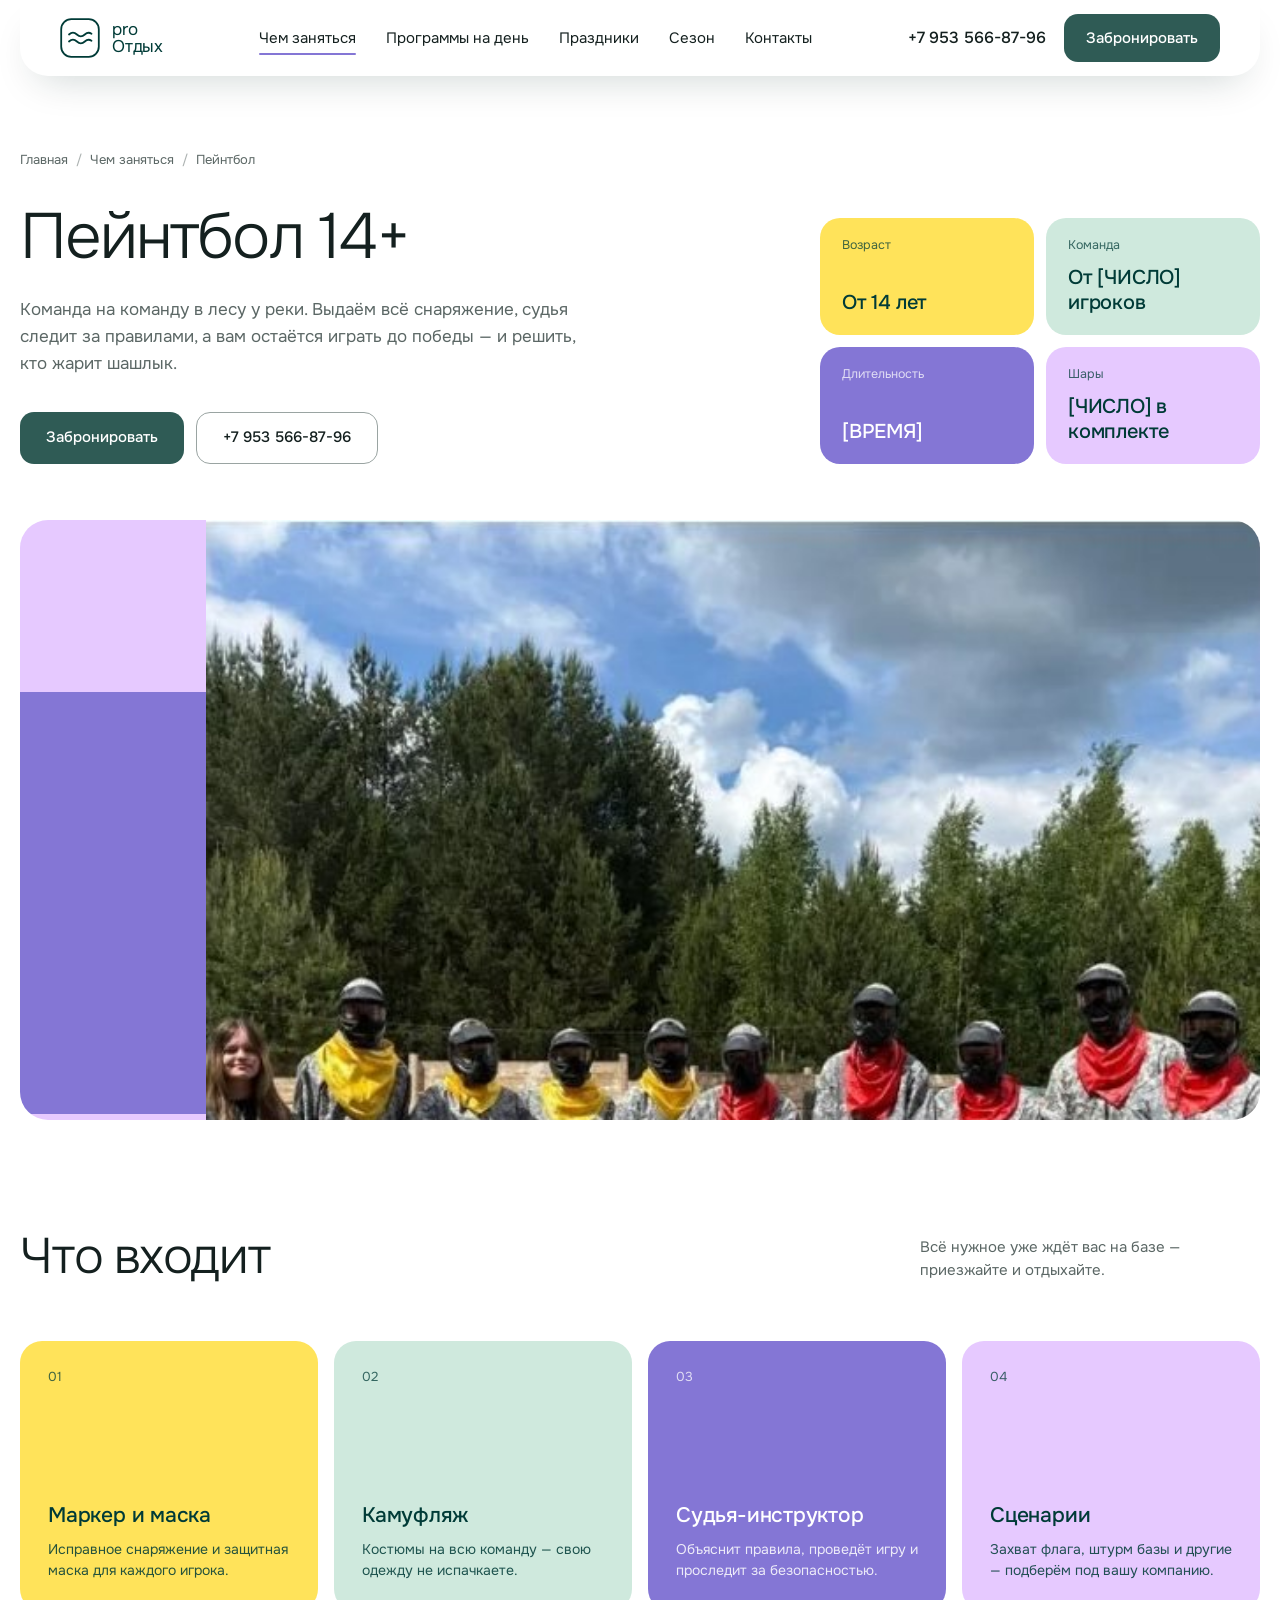
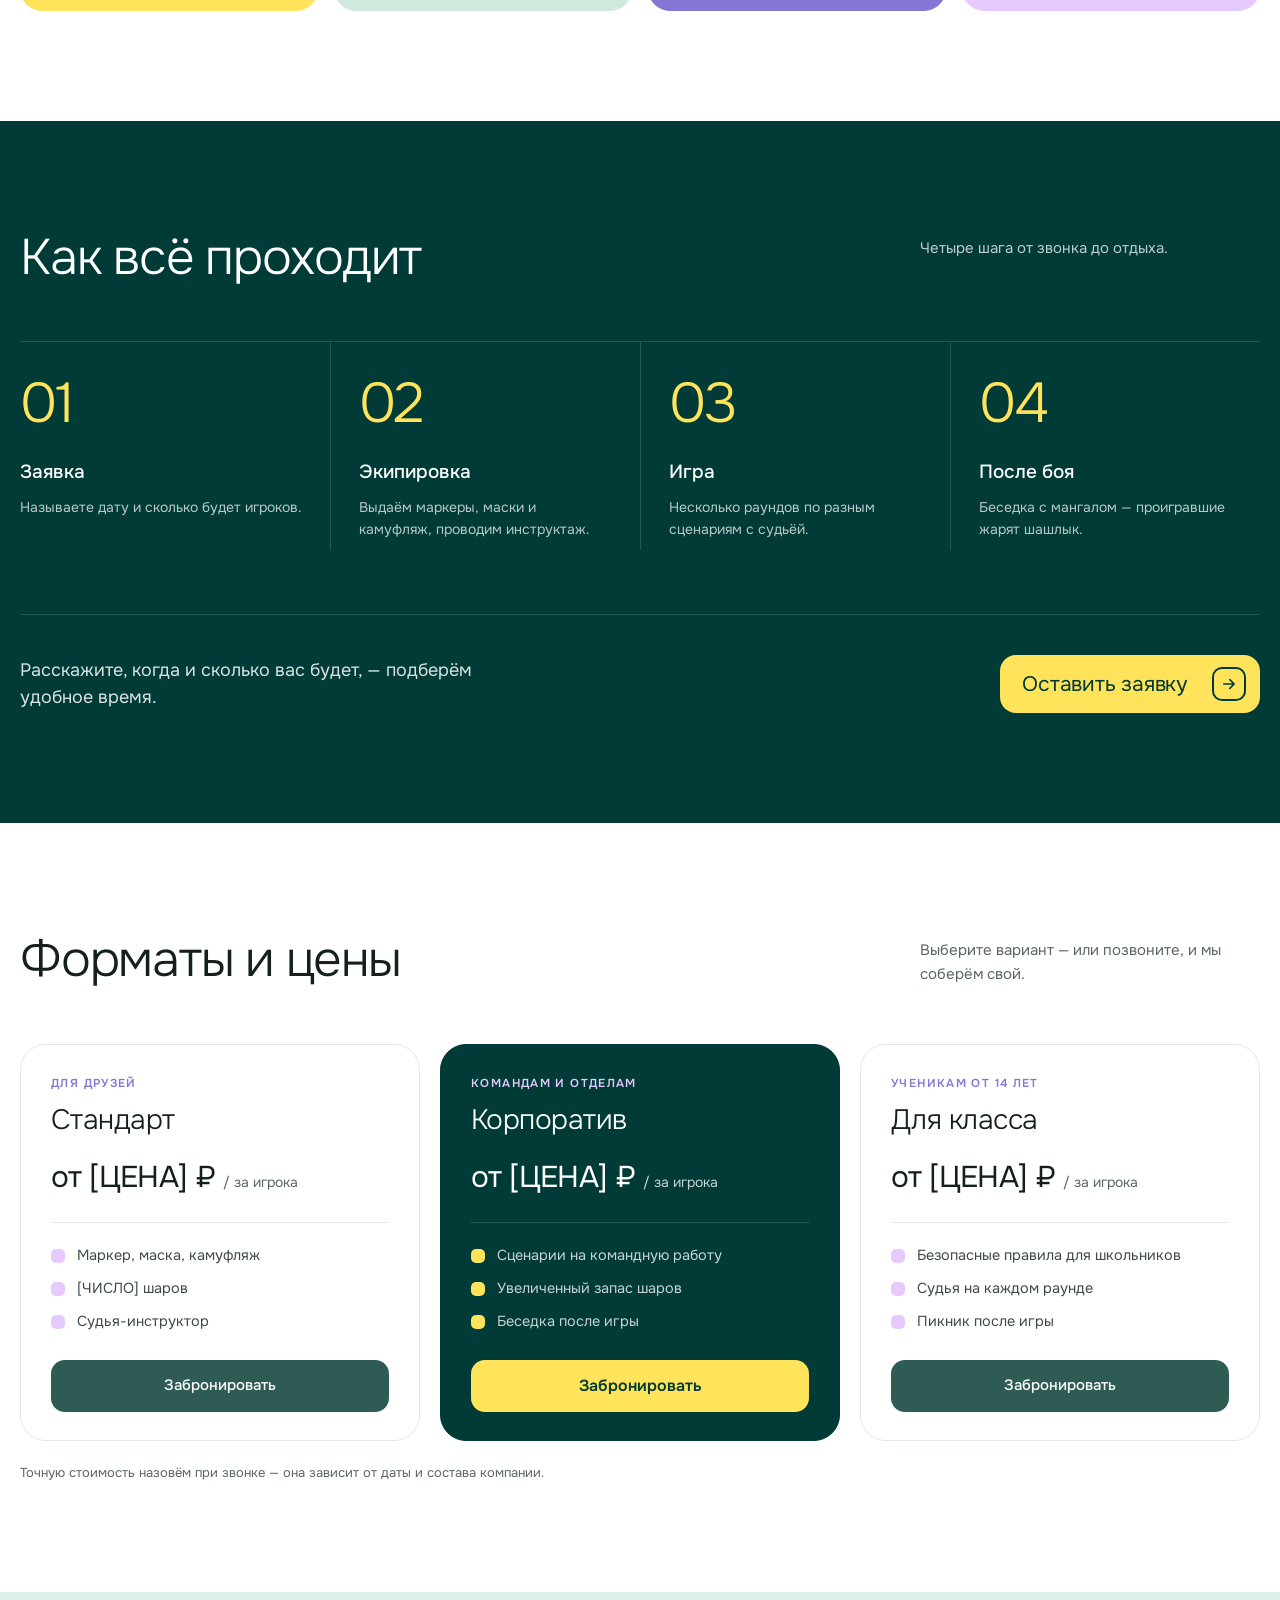
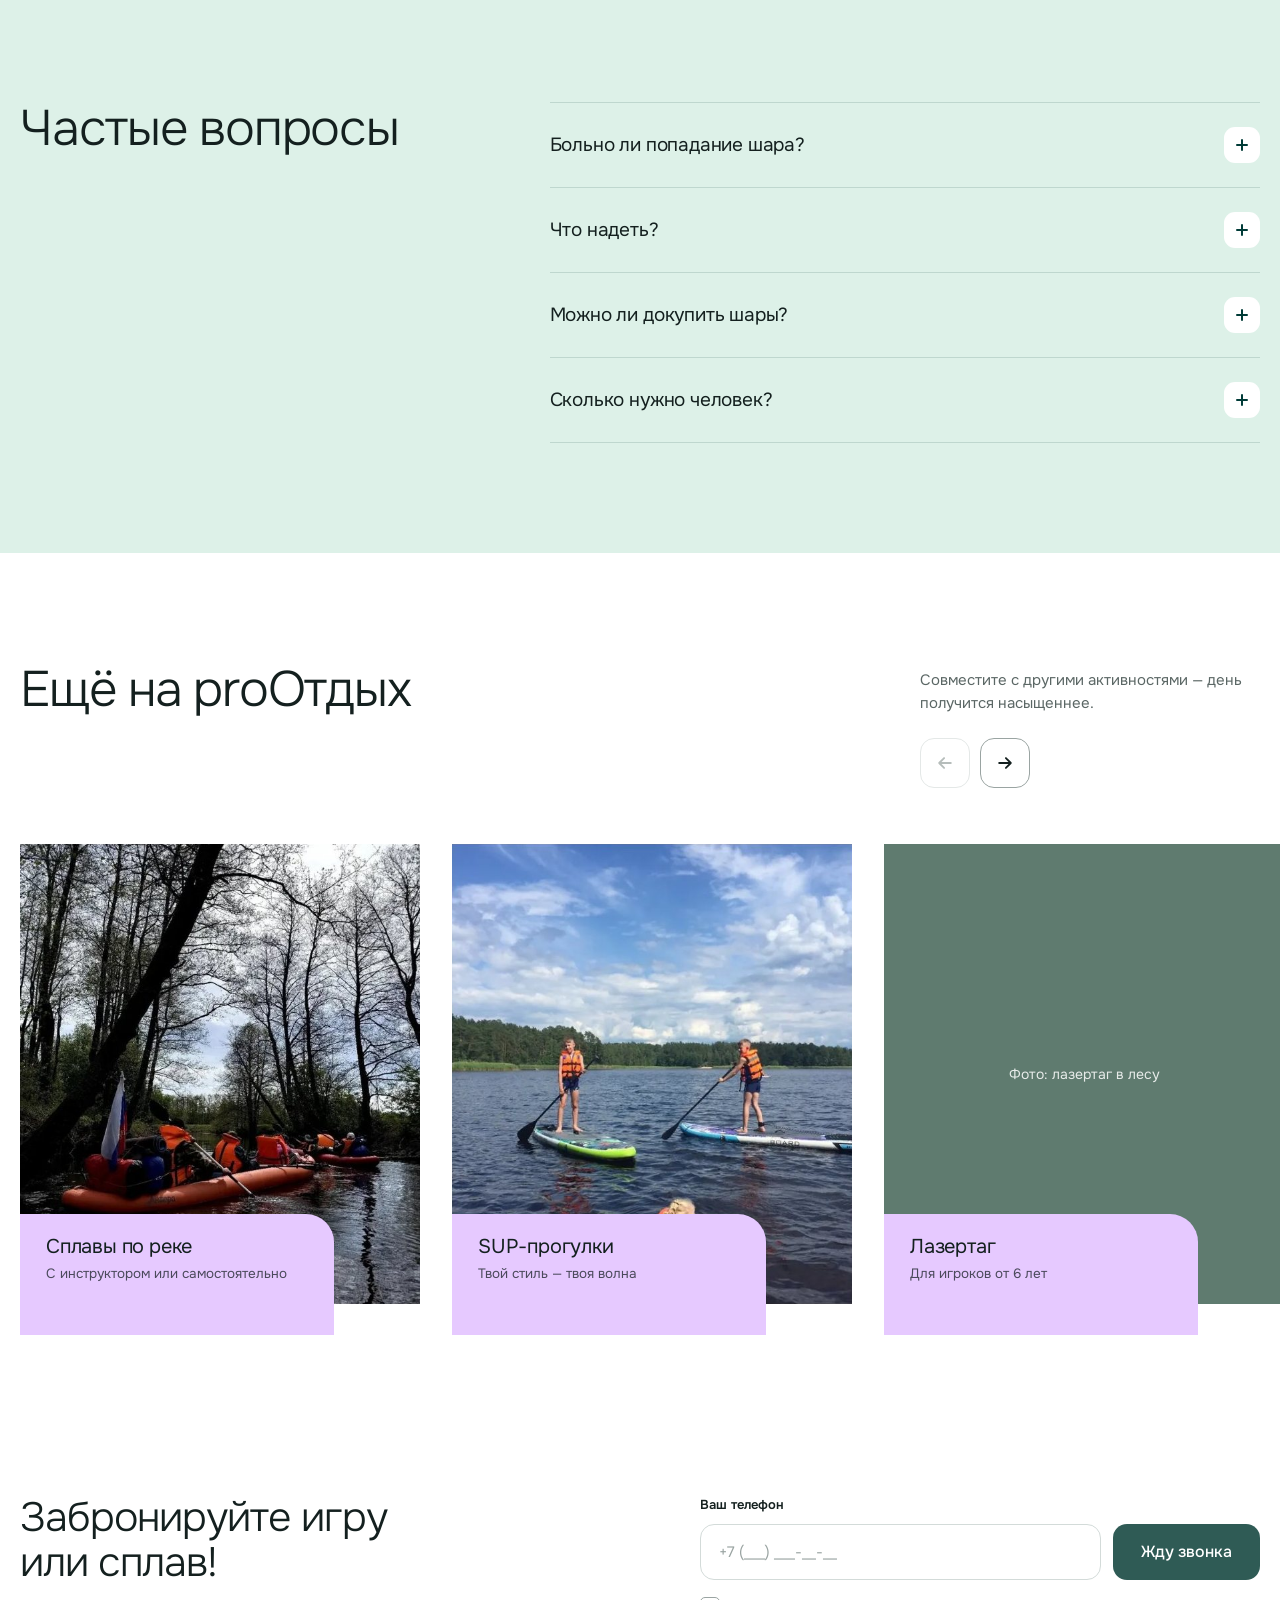
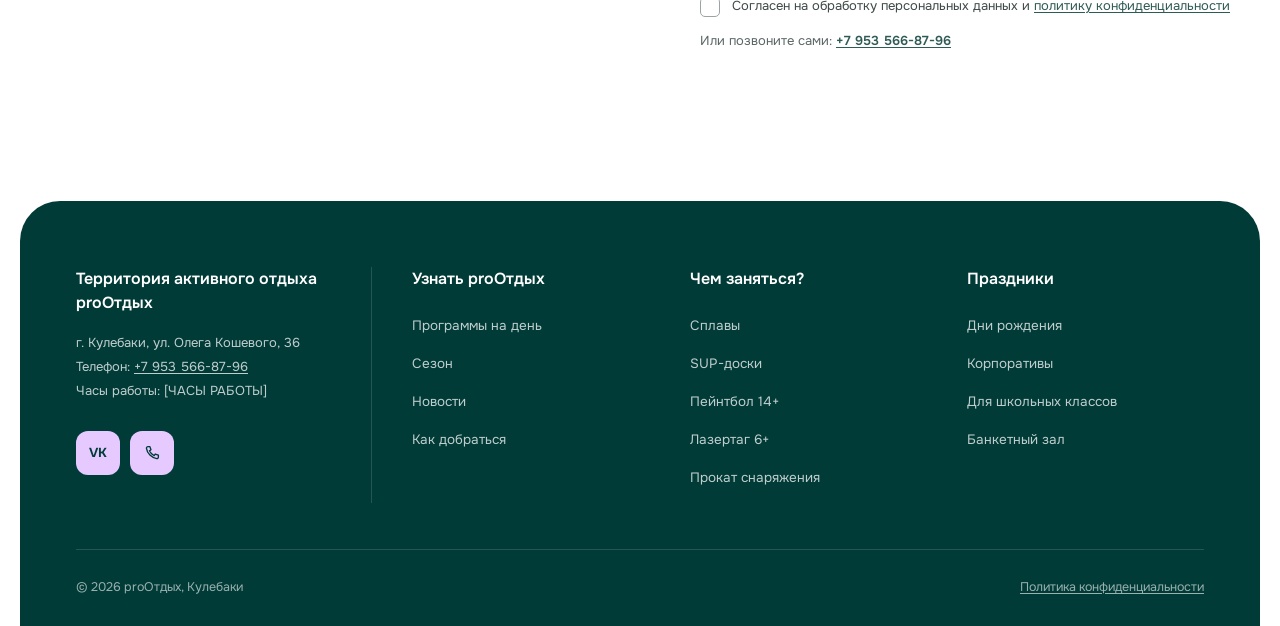
<file: paintball.html>
<!doctype html>
<html lang="ru">
<head>
<meta charset="utf-8">
<meta name="viewport" content="width=device-width, initial-scale=1">
<title>Пейнтбол — proОтдых, Кулебаки</title>
<meta name="description" content="Команда на команду в лесу у реки. Выдаём всё снаряжение, судья следит за правилами, а вам остаётся играть до победы — и решить, кто жарит шашлык.">
<link rel="preconnect" href="https://fonts.googleapis.com">
<link rel="preconnect" href="https://fonts.gstatic.com" crossorigin>
<link href="https://fonts.googleapis.com/css2?family=Onest:wght@300;400;500;600&display=swap" rel="stylesheet">
<link rel="stylesheet" href="assets/style.css">
</head>
<body class="inner">

<svg width="0" height="0" style="position:absolute" aria-hidden="true">
  <symbol id="i-logo" viewBox="0 0 40 40"><rect x="1.2" y="1.2" width="37.6" height="37.6" rx="10" fill="none" stroke="currentColor" stroke-width="1.8"/><path d="M9 16.5c2.6-2.4 5.3-2.4 7.9 0s5.3 2.4 7.9 0 4.6-2.2 6.7-.8M9 23.5c2.6-2.4 5.3-2.4 7.9 0s5.3 2.4 7.9 0 4.6-2.2 6.7-.8" fill="none" stroke="currentColor" stroke-width="1.8" stroke-linecap="round"/></symbol>
  <symbol id="i-r" viewBox="0 0 20 20"><path d="M3.5 10h13M11 4.5l5.5 5.5-5.5 5.5" fill="none" stroke="currentColor" stroke-width="2" stroke-linecap="round" stroke-linejoin="round"/></symbol>
  <symbol id="i-l" viewBox="0 0 20 20"><path d="M16.5 10h-13M9 4.5 3.5 10 9 15.5" fill="none" stroke="currentColor" stroke-width="2" stroke-linecap="round" stroke-linejoin="round"/></symbol>
  <symbol id="i-up" viewBox="0 0 20 20"><path d="M10 16.5v-13M4.5 9 10 3.5 15.5 9" fill="none" stroke="currentColor" stroke-width="2" stroke-linecap="round" stroke-linejoin="round"/></symbol>
  <symbol id="i-x" viewBox="0 0 20 20"><path d="M4 4l12 12M16 4 4 16" fill="none" stroke="currentColor" stroke-width="2" stroke-linecap="round"/></symbol>
  <symbol id="i-menu" viewBox="0 0 20 20"><path d="M2.5 6h15M2.5 14h15" fill="none" stroke="currentColor" stroke-width="1.8" stroke-linecap="round"/></symbol>
  <symbol id="i-ok" viewBox="0 0 20 20"><path d="M4 10.5 8 14.5 16 6" fill="none" stroke="currentColor" stroke-width="2.2" stroke-linecap="round" stroke-linejoin="round"/></symbol>
  <symbol id="i-phone" viewBox="0 0 24 24"><path d="M6.6 3.5h2.6l1.4 4.2-2 1.4a12 12 0 0 0 6.3 6.3l1.4-2 4.2 1.4v2.6a2 2 0 0 1-2.2 2A16.5 16.5 0 0 1 4.6 5.7a2 2 0 0 1 2-2.2Z" fill="none" stroke="currentColor" stroke-width="1.8" stroke-linejoin="round"/></symbol>
</svg>

<!-- ============ sticky header ============ -->
<header class="sticky" id="sticky">
  <div class="wrap">
    <div class="sticky__in">
      <a href="index.html" class="logo" aria-label="proОтдых — наверх"><svg><use href="#i-logo"/></svg><span>pro<br>Отдых</span></a>
      <nav class="nav" data-spy>
        <a href="index.html#activities" class="is-active">Чем заняться</a>
        <a href="index.html#day">Программы на день</a>
        <a href="index.html#open">Праздники</a>
        <a href="index.html#season">Сезон</a>
        <a href="index.html#contacts">Контакты</a>
      </nav>
      <a class="sticky__phone" href="tel:+79535668796">+7 953 566-87-96</a>
      <button class="burger" data-menu aria-label="Меню"><svg><use href="#i-menu"/></svg></button>
      <button class="btn" data-book>Забронировать</button>
    </div>
  </div>
</header>


<main>

<section class="phead">
  <div class="wrap">
    <nav class="crumbs" aria-label="Хлебные крошки"><a href="index.html">Главная</a><span aria-hidden="true">/</span><a href="index.html#activities">Чем заняться</a><span aria-hidden="true">/</span><span>Пейнтбол</span></nav>
    <div class="phead__grid">
      <div class="rv">
        <h1 class="h1">Пейнтбол 14+</h1>
        <p class="phead__lead">Команда на команду в лесу у реки. Выдаём всё снаряжение, судья следит за правилами, а вам остаётся играть до победы — и решить, кто жарит шашлык.</p>
        <div class="phead__act"><button class="btn" data-book="Пейнтбол">Забронировать</button><a class="btn-o" href="tel:+79535668796">+7 953 566-87-96</a></div>
      </div>
      <div class="facts rv"><div class="fact"><small>Возраст</small><b>От 14 лет</b></div><div class="fact"><small>Команда</small><b>От [ЧИСЛО] игроков</b></div><div class="fact"><small>Длительность</small><b>[ВРЕМЯ]</b></div><div class="fact"><small>Шары</small><b>[ЧИСЛО] в комплекте</b></div></div>
    </div>
  </div>
</section>

<section class="wrap">
  <div class="pbanner rv"><div class="pbanner__col" aria-hidden="true"><i></i><i></i><i></i></div><img src="img/paintball-c.jpg" alt="Пейнтбол — proОтдых"></div>
</section>

<section class="sec">
  <div class="wrap">
    <div class="sec-head"><h2 class="h2 rv">Что входит</h2><p class="rv">Всё нужное уже ждёт вас на базе — приезжайте и отдыхайте.</p></div>
    <div class="feat rv"><div class="feat__i"><span class="feat__n">01</span><h3>Маркер и маска</h3><p>Исправное снаряжение и защитная маска для каждого игрока.</p></div><div class="feat__i"><span class="feat__n">02</span><h3>Камуфляж</h3><p>Костюмы на всю команду — свою одежду не испачкаете.</p></div><div class="feat__i"><span class="feat__n">03</span><h3>Судья-инструктор</h3><p>Объяснит правила, проведёт игру и проследит за безопасностью.</p></div><div class="feat__i"><span class="feat__n">04</span><h3>Сценарии</h3><p>Захват флага, штурм базы и другие — подберём под вашу компанию.</p></div></div>
  </div>
</section>

<section class="dark">
  <div class="wrap sec">
    <div class="sec-head"><h2 class="h2 rv">Как всё проходит</h2><p class="rv">Четыре шага от звонка до отдыха.</p></div>
    <div class="steps rv"><div class="step"><div class="step__n">01</div><h3>Заявка</h3><p>Называете дату и сколько будет игроков.</p></div><div class="step"><div class="step__n">02</div><h3>Экипировка</h3><p>Выдаём маркеры, маски и камуфляж, проводим инструктаж.</p></div><div class="step"><div class="step__n">03</div><h3>Игра</h3><p>Несколько раундов по разным сценариям с судьёй.</p></div><div class="step"><div class="step__n">04</div><h3>После боя</h3><p>Беседка с мангалом — проигравшие жарят шашлык.</p></div></div>
    <div class="steps-cta rv"><p>Расскажите, когда и сколько вас будет, — подберём удобное время.</p><button class="btn-y btn-y--md" data-book="Пейнтбол">Оставить заявку <span class="arr"><svg><use href="#i-r"/></svg></span></button></div>
  </div>
</section>

<section class="sec">
  <div class="wrap">
    <div class="sec-head"><h2 class="h2 rv">Форматы и цены</h2><p class="rv">Выберите вариант — или позвоните, и мы соберём свой.</p></div>
    <div class="fmt"><div class="fmt__c rv"><div class="eyebrow">Для друзей</div><h3>Стандарт</h3><div class="fmt__price">от [ЦЕНА] ₽ <small>/ за игрока</small></div><ul><li>Маркер, маска, камуфляж</li><li>[ЧИСЛО] шаров</li><li>Судья-инструктор</li></ul><button class="btn" data-book="Пейнтбол" data-comment="Пейнтбол: Стандарт">Забронировать</button></div><div class="fmt__c fmt__c--hl rv"><div class="eyebrow">Командам и отделам</div><h3>Корпоратив</h3><div class="fmt__price">от [ЦЕНА] ₽ <small>/ за игрока</small></div><ul><li>Сценарии на командную работу</li><li>Увеличенный запас шаров</li><li>Беседка после игры</li></ul><button class="modal__send" data-book="Пейнтбол" data-comment="Пейнтбол: Корпоратив">Забронировать</button></div><div class="fmt__c rv"><div class="eyebrow">Ученикам от 14 лет</div><h3>Для класса</h3><div class="fmt__price">от [ЦЕНА] ₽ <small>/ за игрока</small></div><ul><li>Безопасные правила для школьников</li><li>Судья на каждом раунде</li><li>Пикник после игры</li></ul><button class="btn" data-book="Пейнтбол" data-comment="Пейнтбол: Для класса">Забронировать</button></div></div>
    <p class="fmt-note">Точную стоимость назовём при звонке — она зависит от даты и состава компании.</p>
  </div>
</section>

<section class="sec faq-sec">
  <div class="wrap faq">
    <h2 class="h2 rv">Частые вопросы</h2>
    <div class="rv"><details><summary>Больно ли попадание шара?<i></i></summary><p>Попадание ощутимо и может оставить синяк, поэтому играем в масках и плотной одежде. Для детей младше 14 лет есть лазертаг — без боли и краски.</p></details><details><summary>Что надеть?<i></i></summary><p>Удобную закрытую одежду и обувь по погоде. Камуфляж выдаём поверх.</p></details><details><summary>Можно ли докупить шары?<i></i></summary><p>Да, дополнительные шары можно взять на месте.</p></details><details><summary>Сколько нужно человек?<i></i></summary><p>Минимальный состав — [ЧИСЛО] игроков. Если вас меньше, позвоните — подскажем вариант.</p></details></div>
  </div>
</section>

<section class="sec car">
  <div class="wrap">
    <div class="sec-head">
      <h2 class="h2 rv">Ещё на proОтдых</h2>
      <div class="rv"><p>Совместите с другими активностями — день получится насыщеннее.</p>
        <div class="arrows"><button data-prev aria-label="Назад"><svg><use href="#i-l"/></svg></button><button data-next aria-label="Вперёд"><svg><use href="#i-r"/></svg></button></div></div>
    </div>
  </div>
  <div class="car__track"><a class="card" href="splav.html"><div class="card__img"><img src="img/rafting.jpg" alt="Сплавы по реке" loading="lazy"></div><div class="card__label"><b>Сплавы по реке</b><small>С инструктором или самостоятельно</small></div></a><a class="card" href="sup.html"><div class="card__img"><img src="img/sup.jpg" alt="SUP-прогулки" loading="lazy"></div><div class="card__label"><b>SUP-прогулки</b><small>Твой стиль — твоя волна</small></div></a><a class="card" href="lazertag.html"><div class="card__img"><div class="card__ph">Фото: лазертаг в лесу</div></div><div class="card__label"><b>Лазертаг</b><small>Для игроков от 6 лет</small></div></a><a class="card" href="besedki.html"><div class="card__img"><img src="img/besedka.jpg" alt="Беседки с мангалом" loading="lazy"></div><div class="card__label"><b>Беседки с мангалом</b><small>Для компании до [ЧИСЛО] человек</small></div></a><a class="card" href="banket.html"><div class="card__img"><img src="img/hall.jpg" alt="Банкетный зал" loading="lazy"></div><div class="card__label"><b>Банкетный зал</b><small>Юбилеи, корпоративы, дни рождения</small></div></a><a class="card" href="prokat.html"><div class="card__img"><div class="card__ph">Фото: снаряжение на берегу</div></div><div class="card__label"><b>Прокат снаряжения</b><small>Палатки, лодки, всё для похода</small></div></a><a class="card" href="klass.html"><div class="card__img"><div class="card__ph">Фото: праздник для класса</div></div><div class="card__label"><b>Праздник для класса</b><small>Игра + пикник для всего класса</small></div></a></div>
</section>

</main>

<!-- ============ callback + footer ============ -->
<section class="wrap" id="contacts">
  <div class="callback">
    <h2 class="h2 rv">Забронируйте игру<br>или сплав!</h2>
    <div class="cb rv" id="cb">
      <form novalidate>
        <label class="lbl" for="cbPhone">Ваш телефон</label>
        <div class="cb__row">
          <div style="flex:1"><input class="inp" id="cbPhone" type="tel" placeholder="+7 (___) ___-__-__" data-mask autocomplete="tel"><div class="err">Введите номер полностью</div></div>
          <button class="btn" type="submit">Жду звонка</button>
        </div>
        <label class="check"><input type="checkbox" id="cbAgree"><span>Согласен на обработку персональных данных и <a href="#" onclick="return false">политику конфиденциальности</a></span></label>
        <p class="cb__alt">Или позвоните сами: <a href="tel:+79535668796">+7 953 566-87-96</a></p>
      </form>
      <div class="cb__ok"><i><svg width="18" height="18"><use href="#i-ok"/></svg></i>Спасибо! Перезвоним в ближайшее время.</div>
    </div>
  </div>

  <footer class="footer">
    <div class="footer__grid">
      <div class="footer__about">
        <h4>Территория активного отдыха proОтдых</h4>
        <p>г. Кулебаки, ул. Олега Кошевого, 36<br>Телефон: <a href="tel:+79535668796">+7 953 566-87-96</a><br>Часы работы: [ЧАСЫ РАБОТЫ]</p>
        <div class="social"><a href="https://vk.com/" target="_blank" rel="noopener" aria-label="ВКонтакте">VK</a><a href="tel:+79535668796" aria-label="Позвонить"><svg><use href="#i-phone"/></svg></a></div>
      </div>
      <div><h4>Узнать proОтдых</h4><ul><li><a href="index.html#day">Программы на день</a></li><li><a href="index.html#season">Сезон</a></li><li><a href="news.html">Новости</a></li><li><a href="index.html#contacts">Как добраться</a></li></ul></div>
      <div><h4>Чем заняться?</h4><ul><li><a href="splav.html">Сплавы</a></li><li><a href="sup.html">SUP-доски</a></li><li><a href="paintball.html">Пейнтбол 14+</a></li><li><a href="lazertag.html">Лазертаг 6+</a></li><li><a href="prokat.html">Прокат снаряжения</a></li></ul></div>
      <div><h4>Праздники</h4><ul><li><a href="besedki.html">Дни рождения</a></li><li><a href="banket.html">Корпоративы</a></li><li><a href="klass.html">Для школьных классов</a></li><li><a href="banket.html">Банкетный зал</a></li></ul></div>
    </div>
    <div class="footer__bottom"><span>© 2026 proОтдых, Кулебаки</span><a href="#" onclick="return false">Политика конфиденциальности</a></div>
  </footer>
</section>

<button class="up" id="up" aria-label="Наверх"><svg><use href="#i-up"/></svg></button>

<!-- ============ mobile menu ============ -->
<div class="drawer" id="drawer" aria-hidden="true">
  <div class="drawer__top">
    <a href="index.html" class="logo"><svg><use href="#i-logo"/></svg><span>pro<br>Отдых</span></a>
    <button class="modal__x" style="position:static" data-menu-close aria-label="Закрыть"><svg><use href="#i-x"/></svg></button>
  </div>
  <nav>
    <a href="index.html#activities">Чем заняться</a><a href="index.html#day">Программы на день</a><a href="index.html#open">Праздники</a><a href="index.html#season">Сезон</a><a href="index.html#contacts">Контакты</a>
  </nav>
  <div class="drawer__foot">
    <a class="btn" href="tel:+79535668796" style="background:#fff;color:var(--green);border:1.5px solid var(--line)">+7 953 566-87-96</a>
    <button class="btn" data-book>Забронировать</button>
  </div>
</div>

<!-- ============ booking modal ============ -->
<div class="modal" id="modal" role="dialog" aria-modal="true" aria-labelledby="mTitle">
  <div class="modal__dlg">
    <div class="modal__stripe"><i></i><i></i><i></i><i></i></div>
    <button class="modal__x" data-close aria-label="Закрыть"><svg><use href="#i-x"/></svg></button>
    <form class="form" novalidate>
      <div class="eyebrow">Заявка на отдых</div>
      <h3 id="mTitle">Забронировать время</h3>
      <p class="modal__lead">Оставьте контакты — перезвоним, подберём время и всё подтвердим.</p>
      <div class="f"><label class="lbl" for="mName">Имя</label><input class="inp" id="mName" placeholder="Как к вам обращаться" autocomplete="name"><div class="err">Как к вам обращаться?</div></div>
      <div class="f"><label class="lbl" for="mPhone">Телефон</label><input class="inp" id="mPhone" type="tel" placeholder="+7 (___) ___-__-__" data-mask autocomplete="tel"><div class="err">Введите номер полностью</div></div>
      <div class="prog" id="prog"><div class="prog__t"><small>Программа на день</small><b id="progName"></b></div><button type="button" id="progX" aria-label="Убрать программу"><svg><use href="#i-x"/></svg></button></div>
      <div class="f"><label class="lbl">Что хотите</label>
        <div class="chips" id="chips">
          <button type="button">Сплав</button><button type="button">SUP</button><button type="button">Пейнтбол</button><button type="button">Лазертаг</button><button type="button">Беседка</button><button type="button">Зал</button><button type="button">Прокат</button><button type="button">Пока не решили</button>
        </div>
      </div>
      <div class="f f2">
        <div><label class="lbl" for="mDate">Дата</label><input class="inp" id="mDate" type="date"></div>
        <div><label class="lbl" for="mCount">Сколько человек</label><input class="inp" id="mCount" type="number" min="1" max="300" placeholder="10"></div>
      </div>
      <div class="f"><label class="lbl" for="mComment">Комментарий</label><textarea class="inp" id="mComment" rows="2" placeholder="Например: день рождения, 8 лет, нужна беседка"></textarea></div>
      <label class="check"><input type="checkbox" id="mAgree"><span>Согласен на обработку персональных данных и <a href="#" onclick="return false">политику конфиденциальности</a></span></label>
      <div class="err" id="mAgreeErr">Нужно ваше согласие</div>
      <button class="modal__send" type="submit">Отправить заявку</button>
    </form>
    <div class="done">
      <i><svg><use href="#i-ok"/></svg></i>
      <h3>Заявка отправлена!</h3>
      <p>Спасибо! Мы перезвоним в ближайшее время, чтобы подтвердить бронь.</p>
      <button class="btn" data-close>Отлично</button>
    </div>
  </div>
</div>

<script src="assets/main.js"></script>
</body>
</html>
</file>
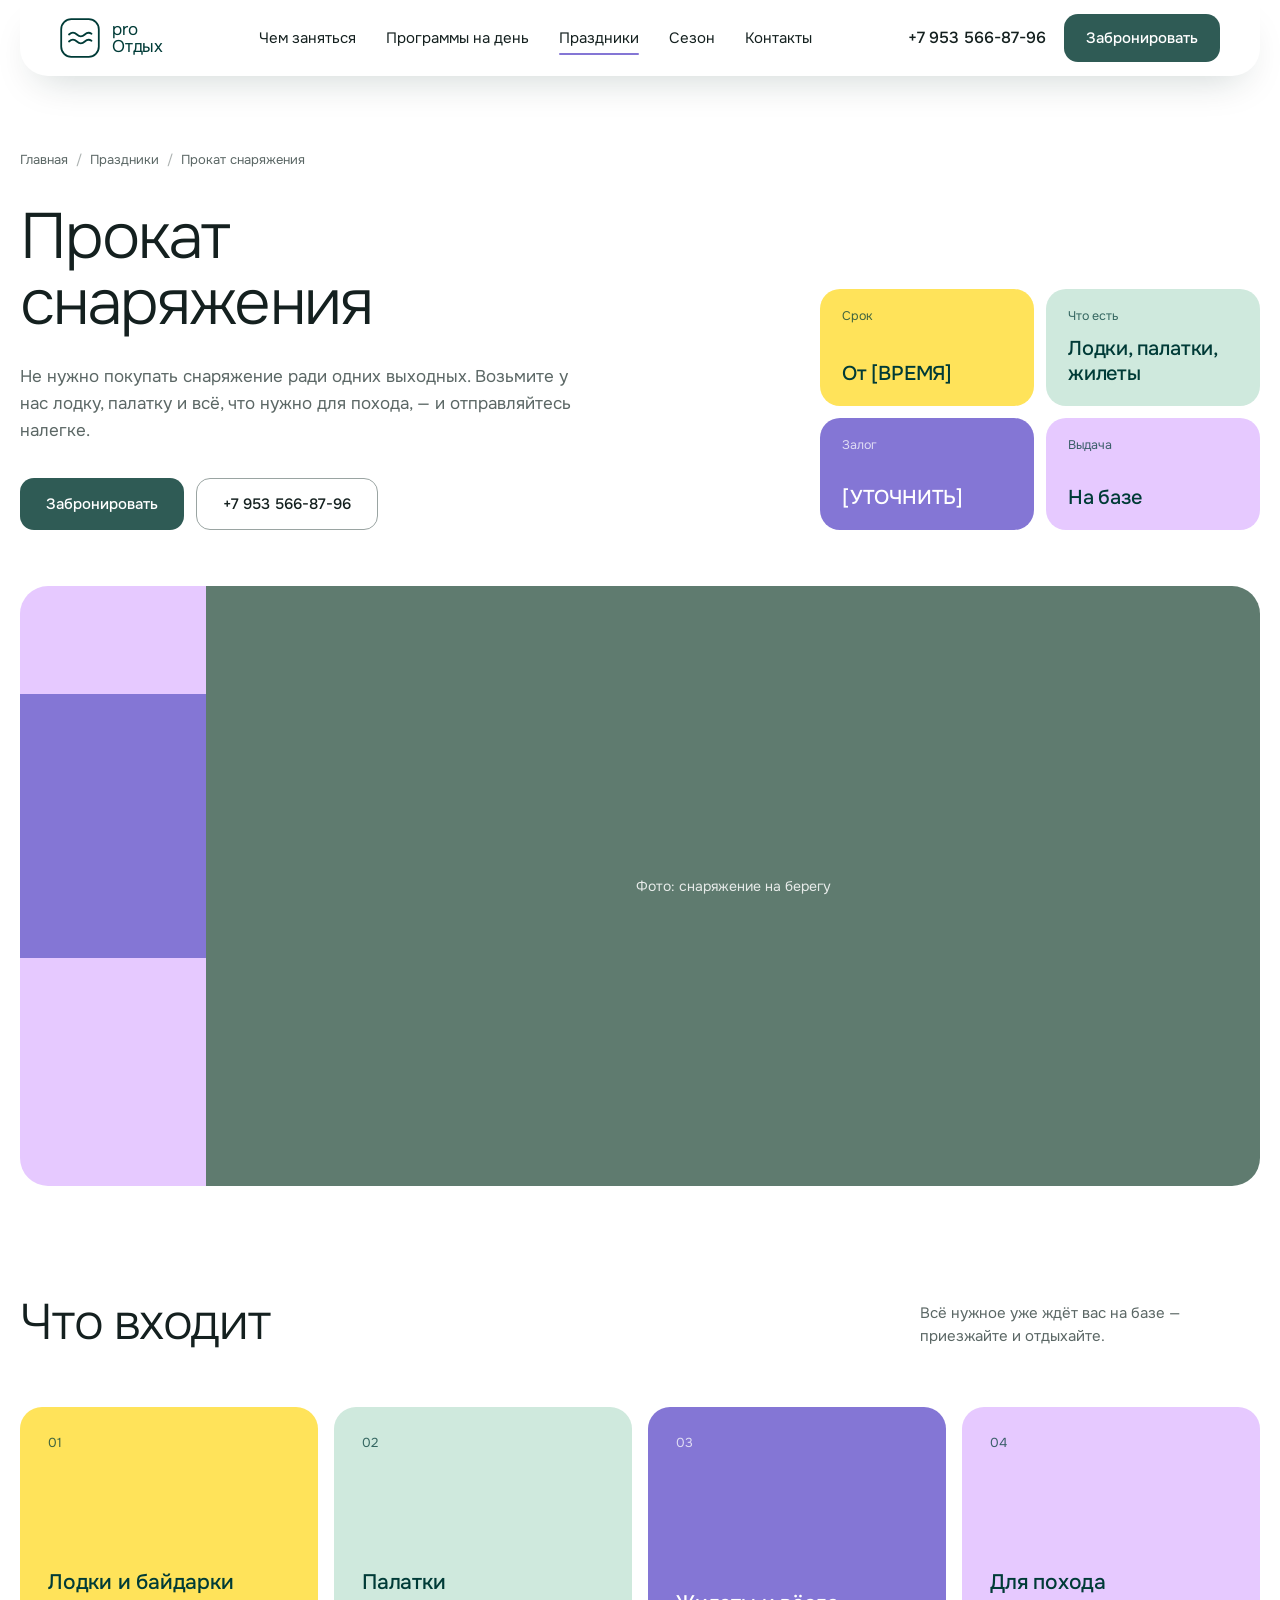
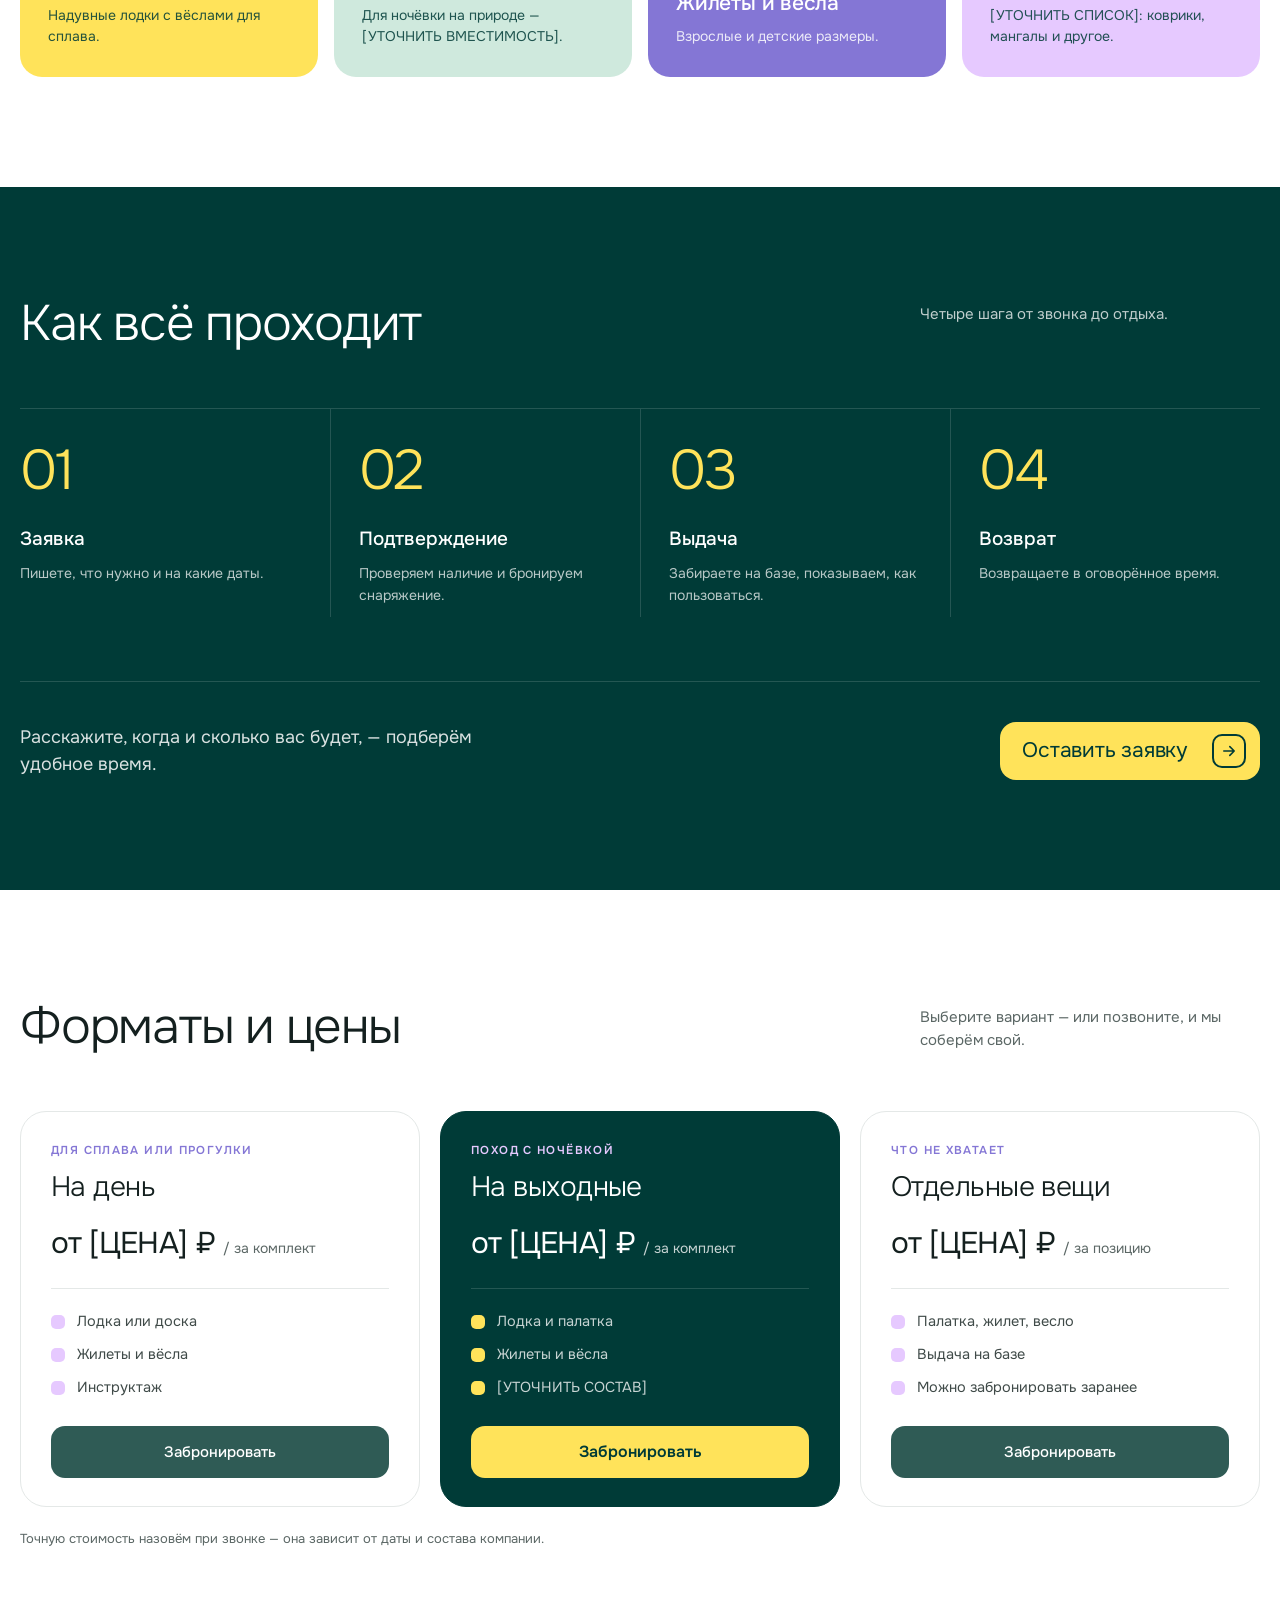
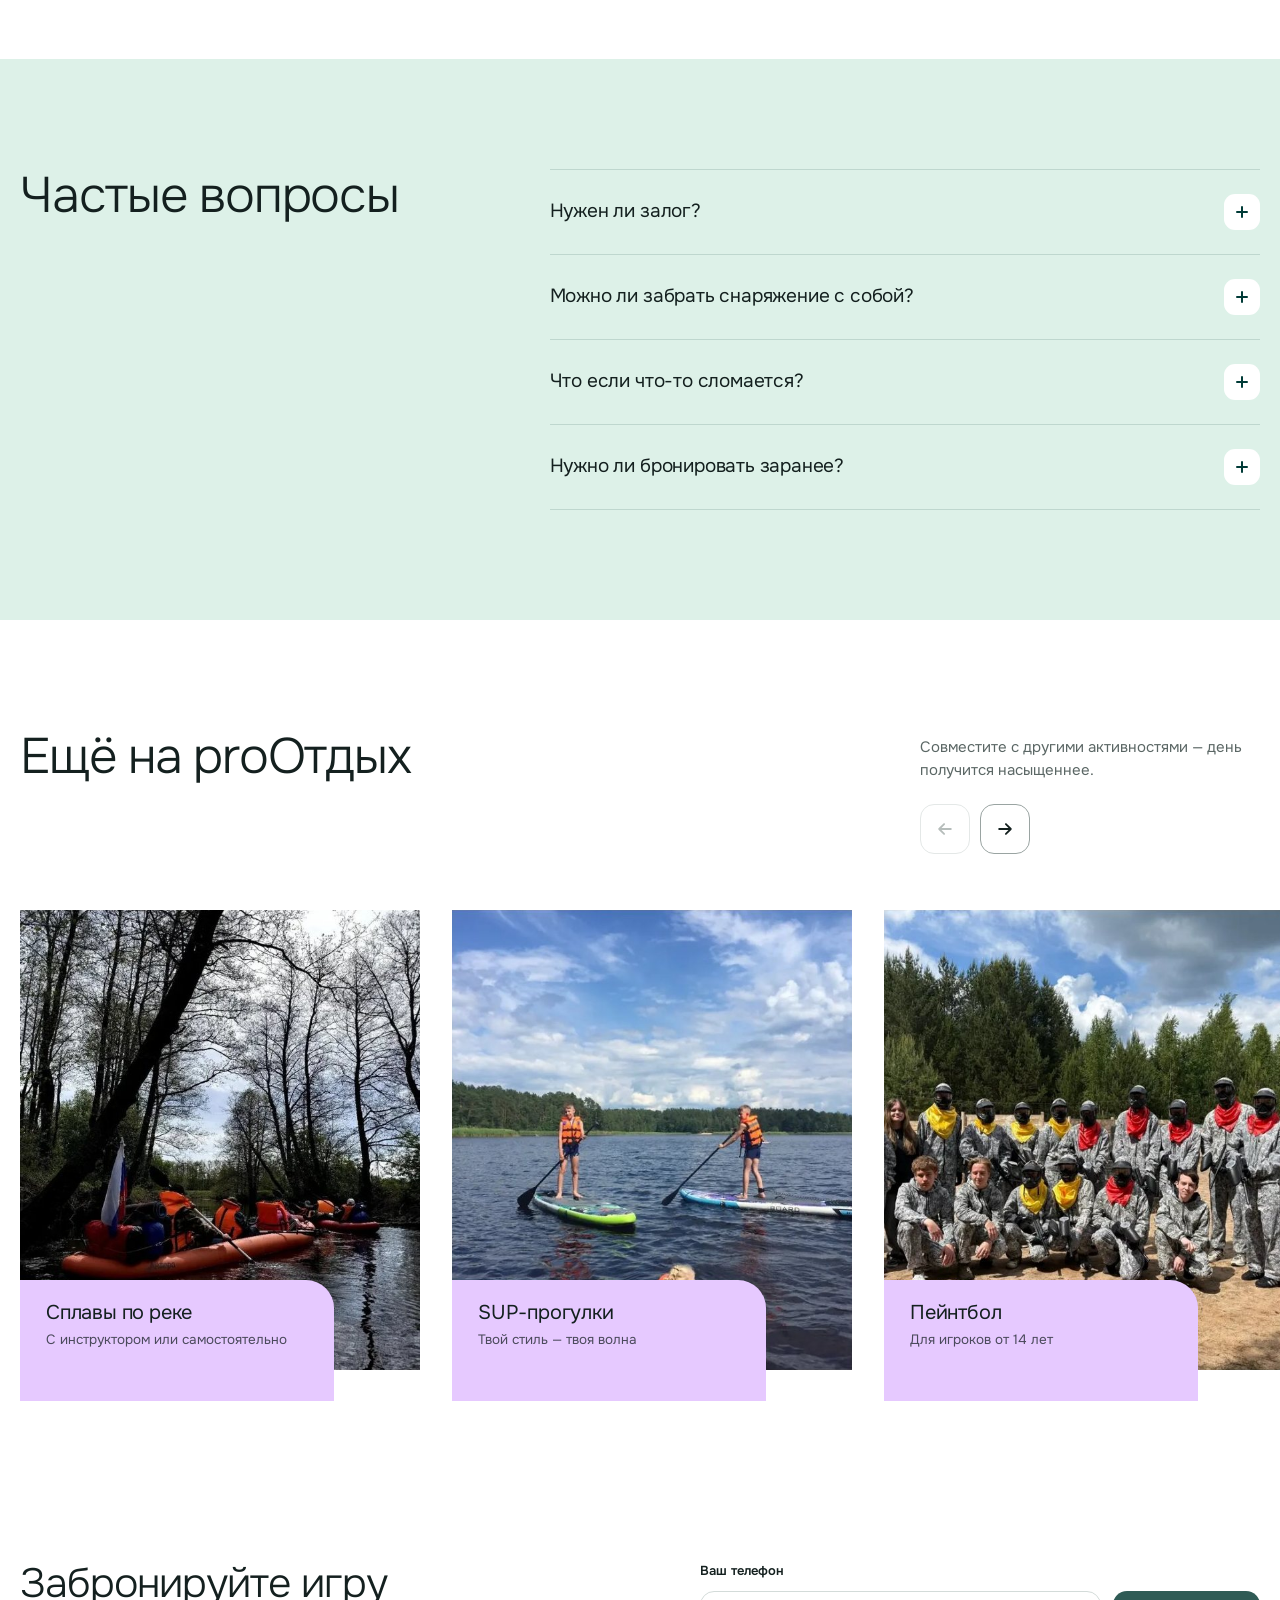
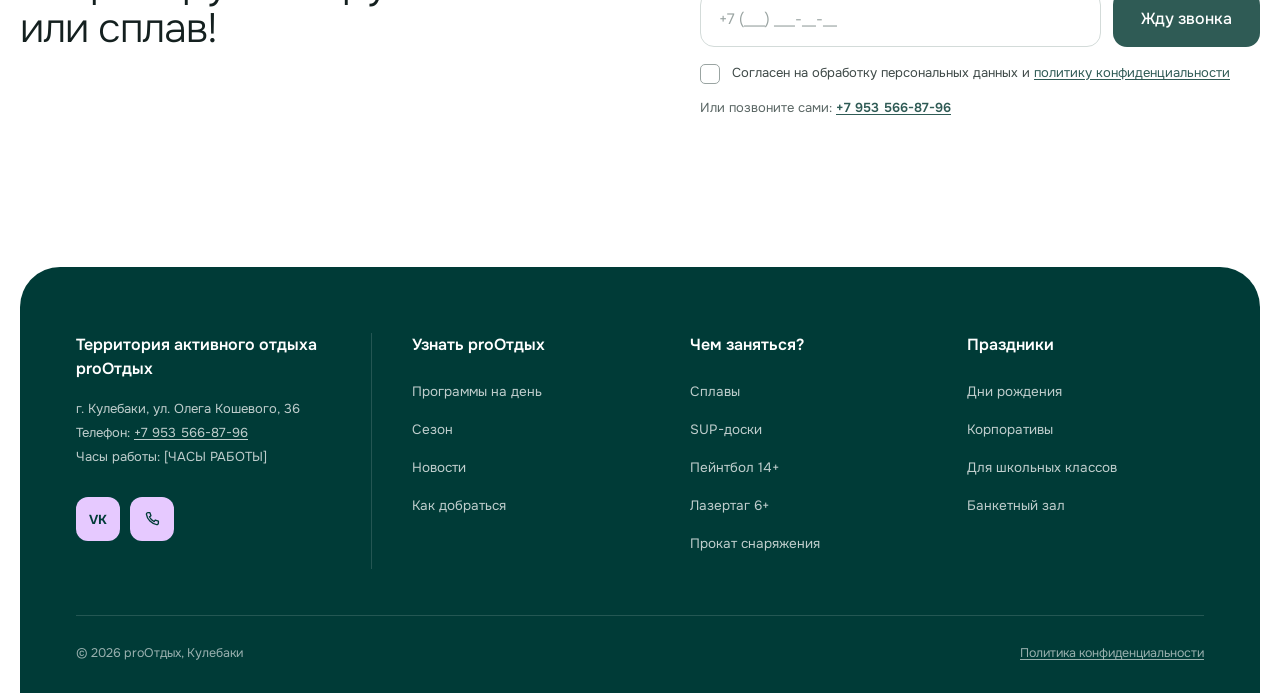
<file: prokat.html>
<!doctype html>
<html lang="ru">
<head>
<meta charset="utf-8">
<meta name="viewport" content="width=device-width, initial-scale=1">
<title>Прокат снаряжения — proОтдых, Кулебаки</title>
<meta name="description" content="Не нужно покупать снаряжение ради одних выходных. Возьмите у нас лодку, палатку и всё, что нужно для похода, — и отправляйтесь налегке.">
<link rel="preconnect" href="https://fonts.googleapis.com">
<link rel="preconnect" href="https://fonts.gstatic.com" crossorigin>
<link href="https://fonts.googleapis.com/css2?family=Onest:wght@300;400;500;600&display=swap" rel="stylesheet">
<link rel="stylesheet" href="assets/style.css">
</head>
<body class="inner">

<svg width="0" height="0" style="position:absolute" aria-hidden="true">
  <symbol id="i-logo" viewBox="0 0 40 40"><rect x="1.2" y="1.2" width="37.6" height="37.6" rx="10" fill="none" stroke="currentColor" stroke-width="1.8"/><path d="M9 16.5c2.6-2.4 5.3-2.4 7.9 0s5.3 2.4 7.9 0 4.6-2.2 6.7-.8M9 23.5c2.6-2.4 5.3-2.4 7.9 0s5.3 2.4 7.9 0 4.6-2.2 6.7-.8" fill="none" stroke="currentColor" stroke-width="1.8" stroke-linecap="round"/></symbol>
  <symbol id="i-r" viewBox="0 0 20 20"><path d="M3.5 10h13M11 4.5l5.5 5.5-5.5 5.5" fill="none" stroke="currentColor" stroke-width="2" stroke-linecap="round" stroke-linejoin="round"/></symbol>
  <symbol id="i-l" viewBox="0 0 20 20"><path d="M16.5 10h-13M9 4.5 3.5 10 9 15.5" fill="none" stroke="currentColor" stroke-width="2" stroke-linecap="round" stroke-linejoin="round"/></symbol>
  <symbol id="i-up" viewBox="0 0 20 20"><path d="M10 16.5v-13M4.5 9 10 3.5 15.5 9" fill="none" stroke="currentColor" stroke-width="2" stroke-linecap="round" stroke-linejoin="round"/></symbol>
  <symbol id="i-x" viewBox="0 0 20 20"><path d="M4 4l12 12M16 4 4 16" fill="none" stroke="currentColor" stroke-width="2" stroke-linecap="round"/></symbol>
  <symbol id="i-menu" viewBox="0 0 20 20"><path d="M2.5 6h15M2.5 14h15" fill="none" stroke="currentColor" stroke-width="1.8" stroke-linecap="round"/></symbol>
  <symbol id="i-ok" viewBox="0 0 20 20"><path d="M4 10.5 8 14.5 16 6" fill="none" stroke="currentColor" stroke-width="2.2" stroke-linecap="round" stroke-linejoin="round"/></symbol>
  <symbol id="i-phone" viewBox="0 0 24 24"><path d="M6.6 3.5h2.6l1.4 4.2-2 1.4a12 12 0 0 0 6.3 6.3l1.4-2 4.2 1.4v2.6a2 2 0 0 1-2.2 2A16.5 16.5 0 0 1 4.6 5.7a2 2 0 0 1 2-2.2Z" fill="none" stroke="currentColor" stroke-width="1.8" stroke-linejoin="round"/></symbol>
</svg>

<!-- ============ sticky header ============ -->
<header class="sticky" id="sticky">
  <div class="wrap">
    <div class="sticky__in">
      <a href="index.html" class="logo" aria-label="proОтдых — наверх"><svg><use href="#i-logo"/></svg><span>pro<br>Отдых</span></a>
      <nav class="nav" data-spy>
        <a href="index.html#activities">Чем заняться</a>
        <a href="index.html#day">Программы на день</a>
        <a href="index.html#open" class="is-active">Праздники</a>
        <a href="index.html#season">Сезон</a>
        <a href="index.html#contacts">Контакты</a>
      </nav>
      <a class="sticky__phone" href="tel:+79535668796">+7 953 566-87-96</a>
      <button class="burger" data-menu aria-label="Меню"><svg><use href="#i-menu"/></svg></button>
      <button class="btn" data-book>Забронировать</button>
    </div>
  </div>
</header>


<main>

<section class="phead">
  <div class="wrap">
    <nav class="crumbs" aria-label="Хлебные крошки"><a href="index.html">Главная</a><span aria-hidden="true">/</span><a href="index.html#open">Праздники</a><span aria-hidden="true">/</span><span>Прокат снаряжения</span></nav>
    <div class="phead__grid">
      <div class="rv">
        <h1 class="h1">Прокат<br>снаряжения</h1>
        <p class="phead__lead">Не нужно покупать снаряжение ради одних выходных. Возьмите у нас лодку, палатку и всё, что нужно для похода, — и отправляйтесь налегке.</p>
        <div class="phead__act"><button class="btn" data-book="Прокат">Забронировать</button><a class="btn-o" href="tel:+79535668796">+7 953 566-87-96</a></div>
      </div>
      <div class="facts rv"><div class="fact"><small>Срок</small><b>От [ВРЕМЯ]</b></div><div class="fact"><small>Что есть</small><b>Лодки, палатки, жилеты</b></div><div class="fact"><small>Залог</small><b>[УТОЧНИТЬ]</b></div><div class="fact"><small>Выдача</small><b>На базе</b></div></div>
    </div>
  </div>
</section>

<section class="wrap">
  <div class="pbanner rv"><div class="pbanner__col" aria-hidden="true"><i></i><i></i><i></i></div><div class="ph">Фото: снаряжение на берегу</div></div>
</section>

<section class="sec">
  <div class="wrap">
    <div class="sec-head"><h2 class="h2 rv">Что входит</h2><p class="rv">Всё нужное уже ждёт вас на базе — приезжайте и отдыхайте.</p></div>
    <div class="feat rv"><div class="feat__i"><span class="feat__n">01</span><h3>Лодки и байдарки</h3><p>Надувные лодки с вёслами для сплава.</p></div><div class="feat__i"><span class="feat__n">02</span><h3>Палатки</h3><p>Для ночёвки на природе — [УТОЧНИТЬ ВМЕСТИМОСТЬ].</p></div><div class="feat__i"><span class="feat__n">03</span><h3>Жилеты и вёсла</h3><p>Взрослые и детские размеры.</p></div><div class="feat__i"><span class="feat__n">04</span><h3>Для похода</h3><p>[УТОЧНИТЬ СПИСОК]: коврики, мангалы и другое.</p></div></div>
  </div>
</section>

<section class="dark">
  <div class="wrap sec">
    <div class="sec-head"><h2 class="h2 rv">Как всё проходит</h2><p class="rv">Четыре шага от звонка до отдыха.</p></div>
    <div class="steps rv"><div class="step"><div class="step__n">01</div><h3>Заявка</h3><p>Пишете, что нужно и на какие даты.</p></div><div class="step"><div class="step__n">02</div><h3>Подтверждение</h3><p>Проверяем наличие и бронируем снаряжение.</p></div><div class="step"><div class="step__n">03</div><h3>Выдача</h3><p>Забираете на базе, показываем, как пользоваться.</p></div><div class="step"><div class="step__n">04</div><h3>Возврат</h3><p>Возвращаете в оговорённое время.</p></div></div>
    <div class="steps-cta rv"><p>Расскажите, когда и сколько вас будет, — подберём удобное время.</p><button class="btn-y btn-y--md" data-book="Прокат">Оставить заявку <span class="arr"><svg><use href="#i-r"/></svg></span></button></div>
  </div>
</section>

<section class="sec">
  <div class="wrap">
    <div class="sec-head"><h2 class="h2 rv">Форматы и цены</h2><p class="rv">Выберите вариант — или позвоните, и мы соберём свой.</p></div>
    <div class="fmt"><div class="fmt__c rv"><div class="eyebrow">Для сплава или прогулки</div><h3>На день</h3><div class="fmt__price">от [ЦЕНА] ₽ <small>/ за комплект</small></div><ul><li>Лодка или доска</li><li>Жилеты и вёсла</li><li>Инструктаж</li></ul><button class="btn" data-book="Прокат" data-comment="Прокат снаряжения: На день">Забронировать</button></div><div class="fmt__c fmt__c--hl rv"><div class="eyebrow">Поход с ночёвкой</div><h3>На выходные</h3><div class="fmt__price">от [ЦЕНА] ₽ <small>/ за комплект</small></div><ul><li>Лодка и палатка</li><li>Жилеты и вёсла</li><li>[УТОЧНИТЬ СОСТАВ]</li></ul><button class="modal__send" data-book="Прокат" data-comment="Прокат снаряжения: На выходные">Забронировать</button></div><div class="fmt__c rv"><div class="eyebrow">Что не хватает</div><h3>Отдельные вещи</h3><div class="fmt__price">от [ЦЕНА] ₽ <small>/ за позицию</small></div><ul><li>Палатка, жилет, весло</li><li>Выдача на базе</li><li>Можно забронировать заранее</li></ul><button class="btn" data-book="Прокат" data-comment="Прокат снаряжения: Отдельные вещи">Забронировать</button></div></div>
    <p class="fmt-note">Точную стоимость назовём при звонке — она зависит от даты и состава компании.</p>
  </div>
</section>

<section class="sec faq-sec">
  <div class="wrap faq">
    <h2 class="h2 rv">Частые вопросы</h2>
    <div class="rv"><details><summary>Нужен ли залог?<i></i></summary><p>[УТОЧНИТЬ] — условия расскажем при бронировании.</p></details><details><summary>Можно ли забрать снаряжение с собой?<i></i></summary><p>[УТОЧНИТЬ] — зависит от позиции и срока аренды.</p></details><details><summary>Что если что-то сломается?<i></i></summary><p>Сообщите нам сразу — разберёмся вместе.</p></details><details><summary>Нужно ли бронировать заранее?<i></i></summary><p>В выходные и летом — да, снаряжение разбирают быстро.</p></details></div>
  </div>
</section>

<section class="sec car">
  <div class="wrap">
    <div class="sec-head">
      <h2 class="h2 rv">Ещё на proОтдых</h2>
      <div class="rv"><p>Совместите с другими активностями — день получится насыщеннее.</p>
        <div class="arrows"><button data-prev aria-label="Назад"><svg><use href="#i-l"/></svg></button><button data-next aria-label="Вперёд"><svg><use href="#i-r"/></svg></button></div></div>
    </div>
  </div>
  <div class="car__track"><a class="card" href="splav.html"><div class="card__img"><img src="img/rafting.jpg" alt="Сплавы по реке" loading="lazy"></div><div class="card__label"><b>Сплавы по реке</b><small>С инструктором или самостоятельно</small></div></a><a class="card" href="sup.html"><div class="card__img"><img src="img/sup.jpg" alt="SUP-прогулки" loading="lazy"></div><div class="card__label"><b>SUP-прогулки</b><small>Твой стиль — твоя волна</small></div></a><a class="card" href="paintball.html"><div class="card__img"><img src="img/paintball.jpg" alt="Пейнтбол" loading="lazy"></div><div class="card__label"><b>Пейнтбол</b><small>Для игроков от 14 лет</small></div></a><a class="card" href="lazertag.html"><div class="card__img"><div class="card__ph">Фото: лазертаг в лесу</div></div><div class="card__label"><b>Лазертаг</b><small>Для игроков от 6 лет</small></div></a><a class="card" href="besedki.html"><div class="card__img"><img src="img/besedka.jpg" alt="Беседки с мангалом" loading="lazy"></div><div class="card__label"><b>Беседки с мангалом</b><small>Для компании до [ЧИСЛО] человек</small></div></a><a class="card" href="banket.html"><div class="card__img"><img src="img/hall.jpg" alt="Банкетный зал" loading="lazy"></div><div class="card__label"><b>Банкетный зал</b><small>Юбилеи, корпоративы, дни рождения</small></div></a><a class="card" href="klass.html"><div class="card__img"><div class="card__ph">Фото: праздник для класса</div></div><div class="card__label"><b>Праздник для класса</b><small>Игра + пикник для всего класса</small></div></a></div>
</section>

</main>

<!-- ============ callback + footer ============ -->
<section class="wrap" id="contacts">
  <div class="callback">
    <h2 class="h2 rv">Забронируйте игру<br>или сплав!</h2>
    <div class="cb rv" id="cb">
      <form novalidate>
        <label class="lbl" for="cbPhone">Ваш телефон</label>
        <div class="cb__row">
          <div style="flex:1"><input class="inp" id="cbPhone" type="tel" placeholder="+7 (___) ___-__-__" data-mask autocomplete="tel"><div class="err">Введите номер полностью</div></div>
          <button class="btn" type="submit">Жду звонка</button>
        </div>
        <label class="check"><input type="checkbox" id="cbAgree"><span>Согласен на обработку персональных данных и <a href="#" onclick="return false">политику конфиденциальности</a></span></label>
        <p class="cb__alt">Или позвоните сами: <a href="tel:+79535668796">+7 953 566-87-96</a></p>
      </form>
      <div class="cb__ok"><i><svg width="18" height="18"><use href="#i-ok"/></svg></i>Спасибо! Перезвоним в ближайшее время.</div>
    </div>
  </div>

  <footer class="footer">
    <div class="footer__grid">
      <div class="footer__about">
        <h4>Территория активного отдыха proОтдых</h4>
        <p>г. Кулебаки, ул. Олега Кошевого, 36<br>Телефон: <a href="tel:+79535668796">+7 953 566-87-96</a><br>Часы работы: [ЧАСЫ РАБОТЫ]</p>
        <div class="social"><a href="https://vk.com/" target="_blank" rel="noopener" aria-label="ВКонтакте">VK</a><a href="tel:+79535668796" aria-label="Позвонить"><svg><use href="#i-phone"/></svg></a></div>
      </div>
      <div><h4>Узнать proОтдых</h4><ul><li><a href="index.html#day">Программы на день</a></li><li><a href="index.html#season">Сезон</a></li><li><a href="news.html">Новости</a></li><li><a href="index.html#contacts">Как добраться</a></li></ul></div>
      <div><h4>Чем заняться?</h4><ul><li><a href="splav.html">Сплавы</a></li><li><a href="sup.html">SUP-доски</a></li><li><a href="paintball.html">Пейнтбол 14+</a></li><li><a href="lazertag.html">Лазертаг 6+</a></li><li><a href="prokat.html">Прокат снаряжения</a></li></ul></div>
      <div><h4>Праздники</h4><ul><li><a href="besedki.html">Дни рождения</a></li><li><a href="banket.html">Корпоративы</a></li><li><a href="klass.html">Для школьных классов</a></li><li><a href="banket.html">Банкетный зал</a></li></ul></div>
    </div>
    <div class="footer__bottom"><span>© 2026 proОтдых, Кулебаки</span><a href="#" onclick="return false">Политика конфиденциальности</a></div>
  </footer>
</section>

<button class="up" id="up" aria-label="Наверх"><svg><use href="#i-up"/></svg></button>

<!-- ============ mobile menu ============ -->
<div class="drawer" id="drawer" aria-hidden="true">
  <div class="drawer__top">
    <a href="index.html" class="logo"><svg><use href="#i-logo"/></svg><span>pro<br>Отдых</span></a>
    <button class="modal__x" style="position:static" data-menu-close aria-label="Закрыть"><svg><use href="#i-x"/></svg></button>
  </div>
  <nav>
    <a href="index.html#activities">Чем заняться</a><a href="index.html#day">Программы на день</a><a href="index.html#open">Праздники</a><a href="index.html#season">Сезон</a><a href="index.html#contacts">Контакты</a>
  </nav>
  <div class="drawer__foot">
    <a class="btn" href="tel:+79535668796" style="background:#fff;color:var(--green);border:1.5px solid var(--line)">+7 953 566-87-96</a>
    <button class="btn" data-book>Забронировать</button>
  </div>
</div>

<!-- ============ booking modal ============ -->
<div class="modal" id="modal" role="dialog" aria-modal="true" aria-labelledby="mTitle">
  <div class="modal__dlg">
    <div class="modal__stripe"><i></i><i></i><i></i><i></i></div>
    <button class="modal__x" data-close aria-label="Закрыть"><svg><use href="#i-x"/></svg></button>
    <form class="form" novalidate>
      <div class="eyebrow">Заявка на отдых</div>
      <h3 id="mTitle">Забронировать время</h3>
      <p class="modal__lead">Оставьте контакты — перезвоним, подберём время и всё подтвердим.</p>
      <div class="f"><label class="lbl" for="mName">Имя</label><input class="inp" id="mName" placeholder="Как к вам обращаться" autocomplete="name"><div class="err">Как к вам обращаться?</div></div>
      <div class="f"><label class="lbl" for="mPhone">Телефон</label><input class="inp" id="mPhone" type="tel" placeholder="+7 (___) ___-__-__" data-mask autocomplete="tel"><div class="err">Введите номер полностью</div></div>
      <div class="prog" id="prog"><div class="prog__t"><small>Программа на день</small><b id="progName"></b></div><button type="button" id="progX" aria-label="Убрать программу"><svg><use href="#i-x"/></svg></button></div>
      <div class="f"><label class="lbl">Что хотите</label>
        <div class="chips" id="chips">
          <button type="button">Сплав</button><button type="button">SUP</button><button type="button">Пейнтбол</button><button type="button">Лазертаг</button><button type="button">Беседка</button><button type="button">Зал</button><button type="button">Прокат</button><button type="button">Пока не решили</button>
        </div>
      </div>
      <div class="f f2">
        <div><label class="lbl" for="mDate">Дата</label><input class="inp" id="mDate" type="date"></div>
        <div><label class="lbl" for="mCount">Сколько человек</label><input class="inp" id="mCount" type="number" min="1" max="300" placeholder="10"></div>
      </div>
      <div class="f"><label class="lbl" for="mComment">Комментарий</label><textarea class="inp" id="mComment" rows="2" placeholder="Например: день рождения, 8 лет, нужна беседка"></textarea></div>
      <label class="check"><input type="checkbox" id="mAgree"><span>Согласен на обработку персональных данных и <a href="#" onclick="return false">политику конфиденциальности</a></span></label>
      <div class="err" id="mAgreeErr">Нужно ваше согласие</div>
      <button class="modal__send" type="submit">Отправить заявку</button>
    </form>
    <div class="done">
      <i><svg><use href="#i-ok"/></svg></i>
      <h3>Заявка отправлена!</h3>
      <p>Спасибо! Мы перезвоним в ближайшее время, чтобы подтвердить бронь.</p>
      <button class="btn" data-close>Отлично</button>
    </div>
  </div>
</div>

<script src="assets/main.js"></script>
</body>
</html>
</file>
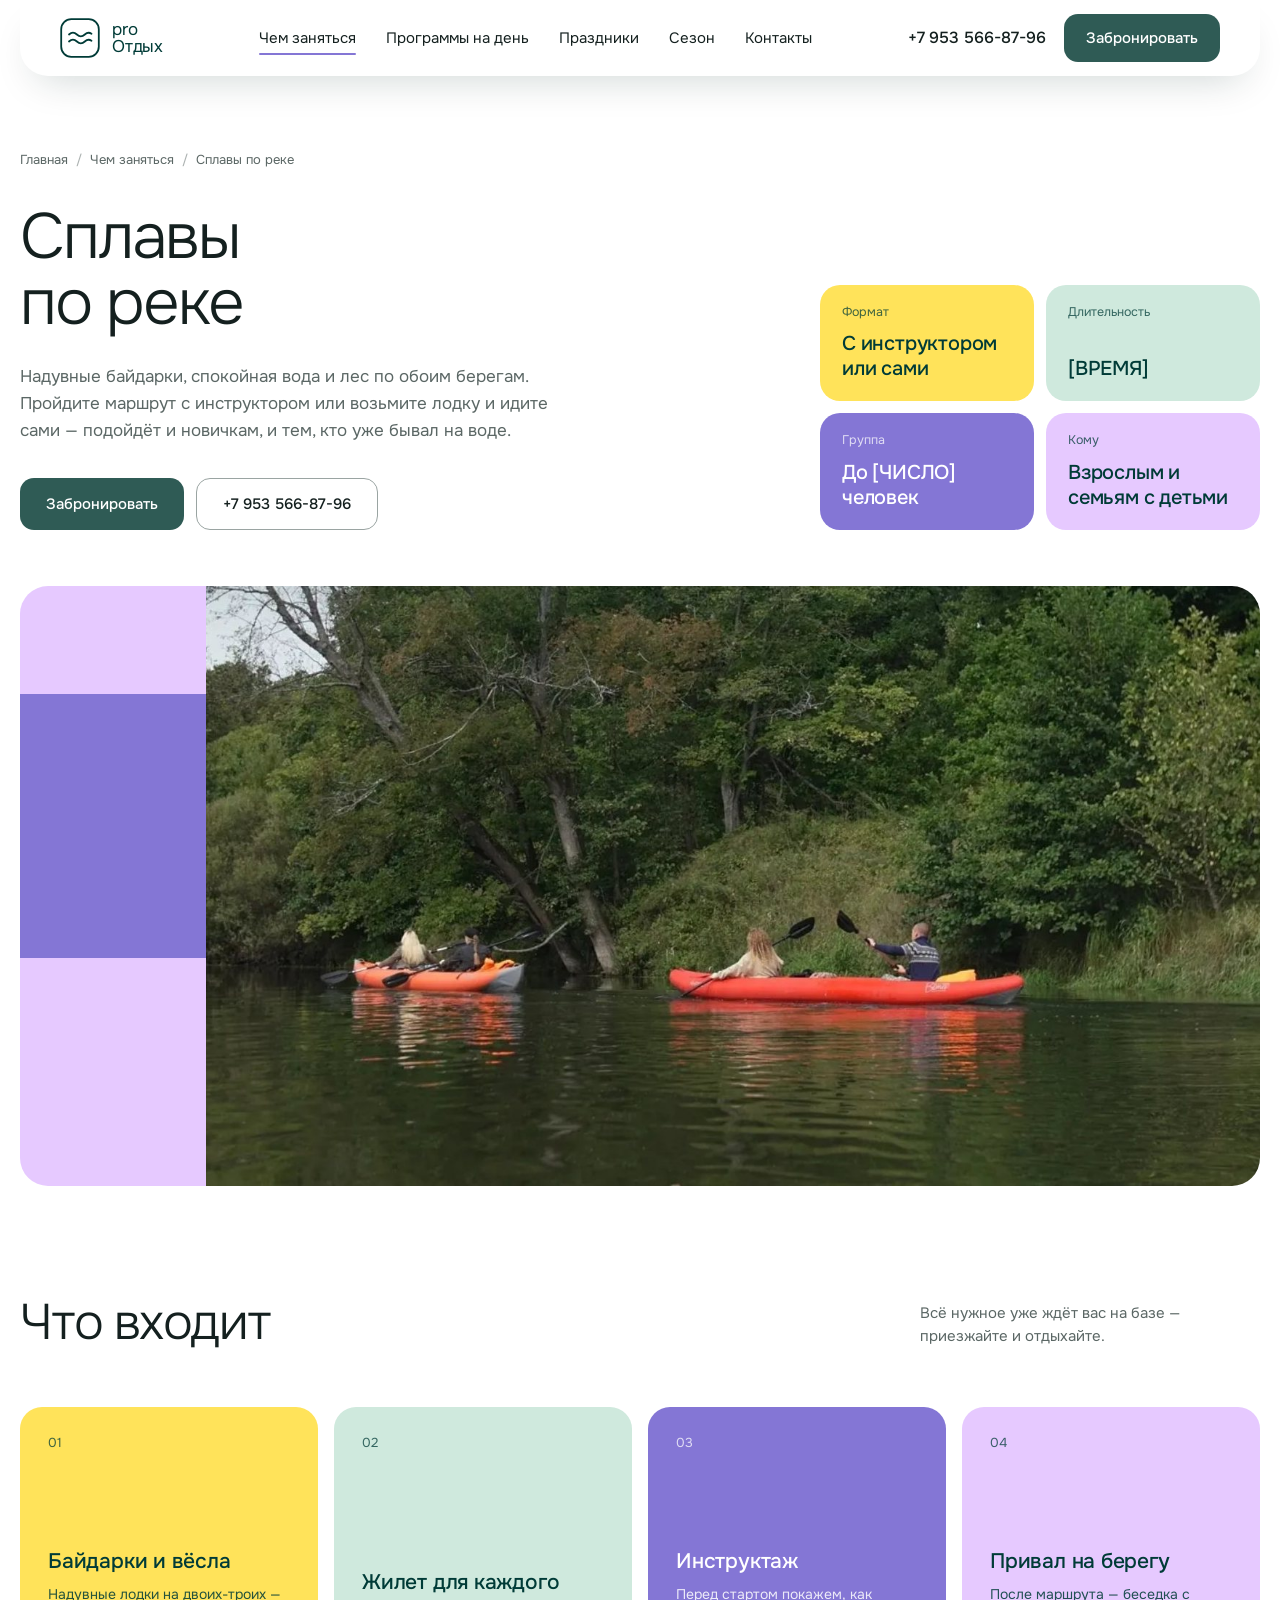
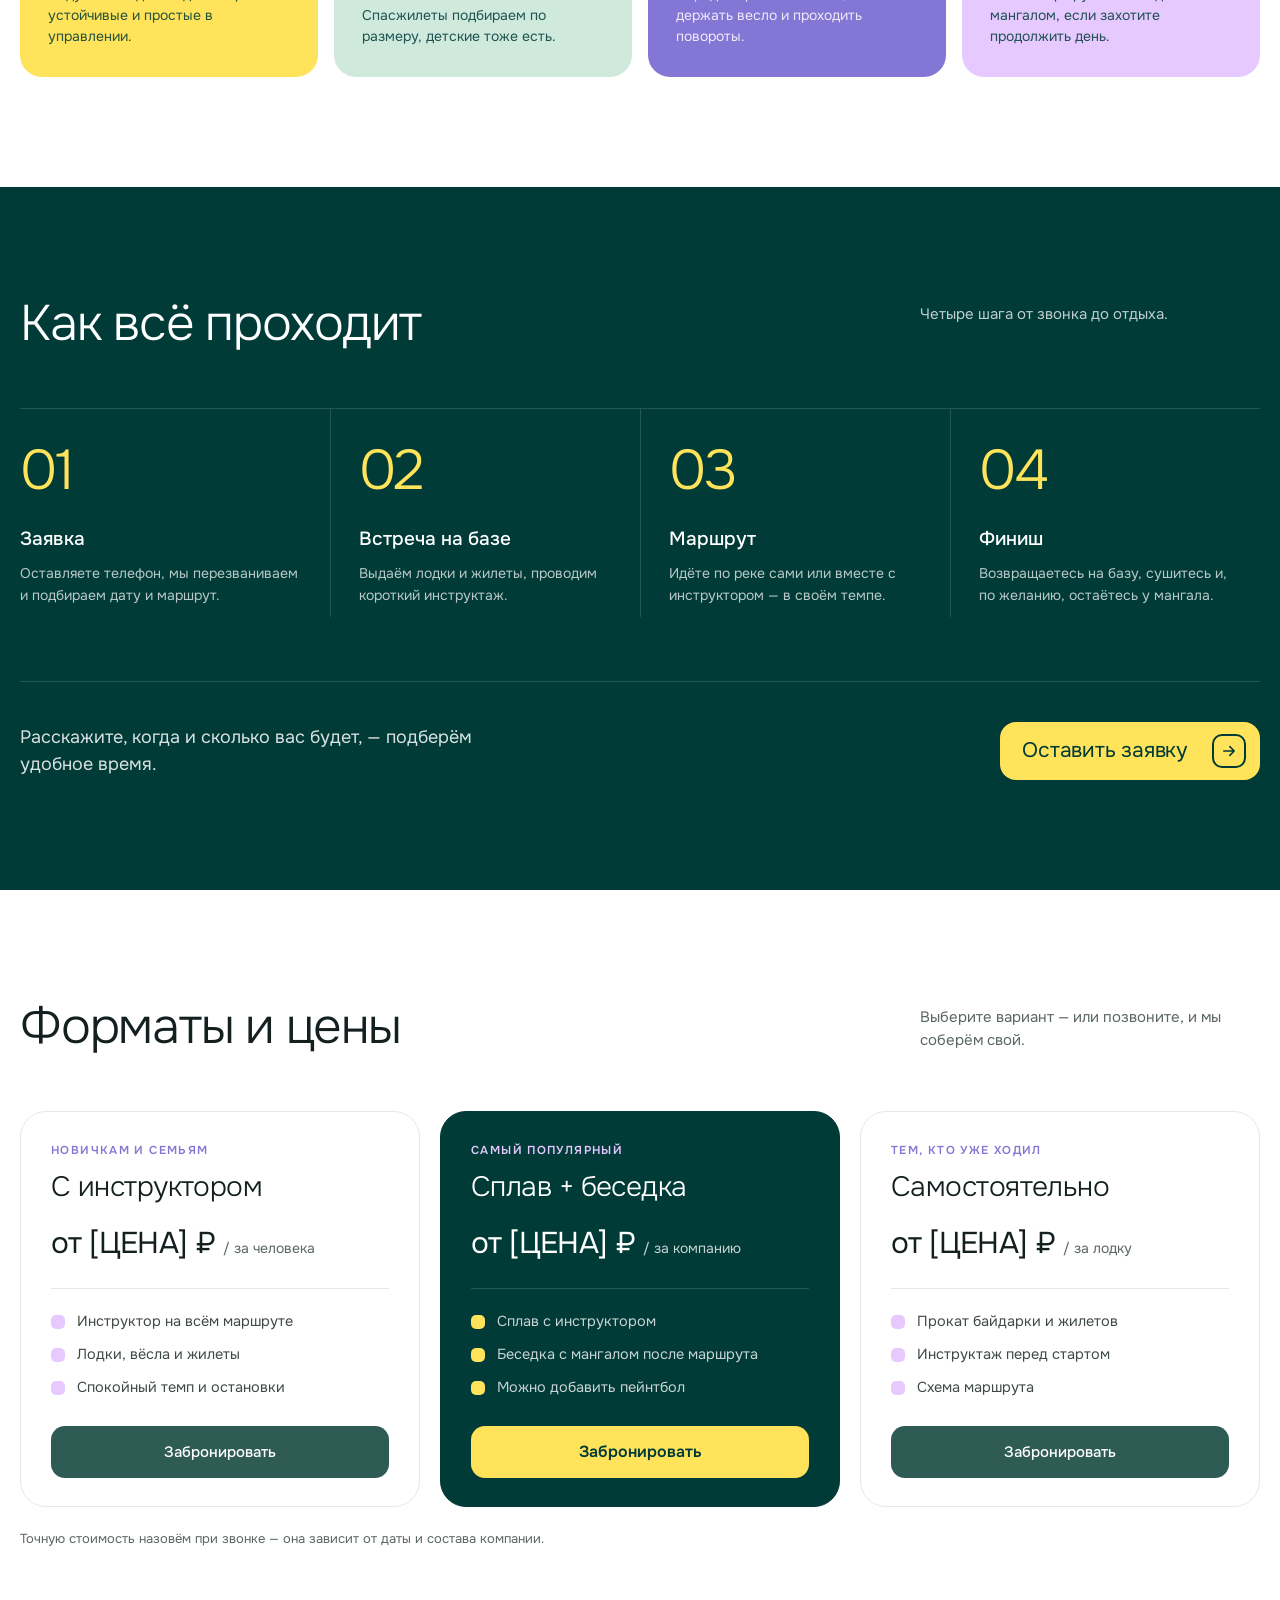
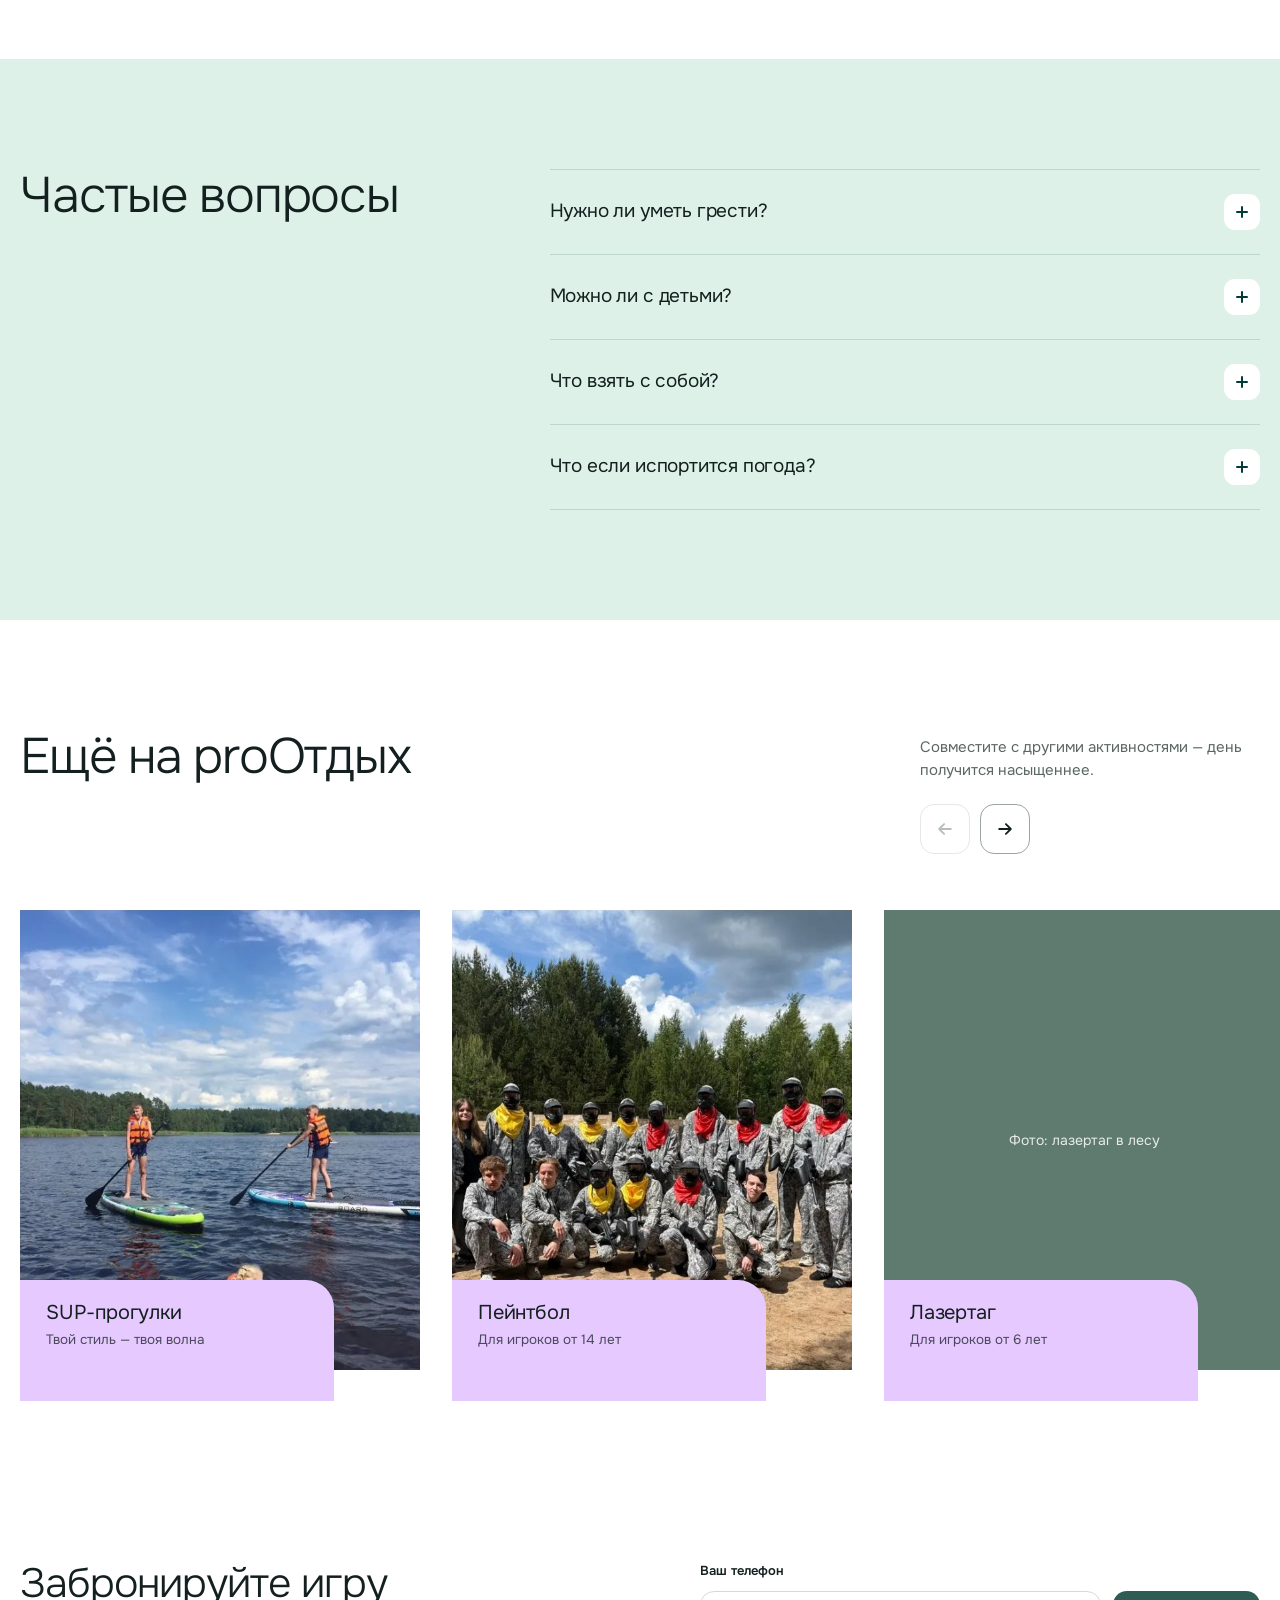
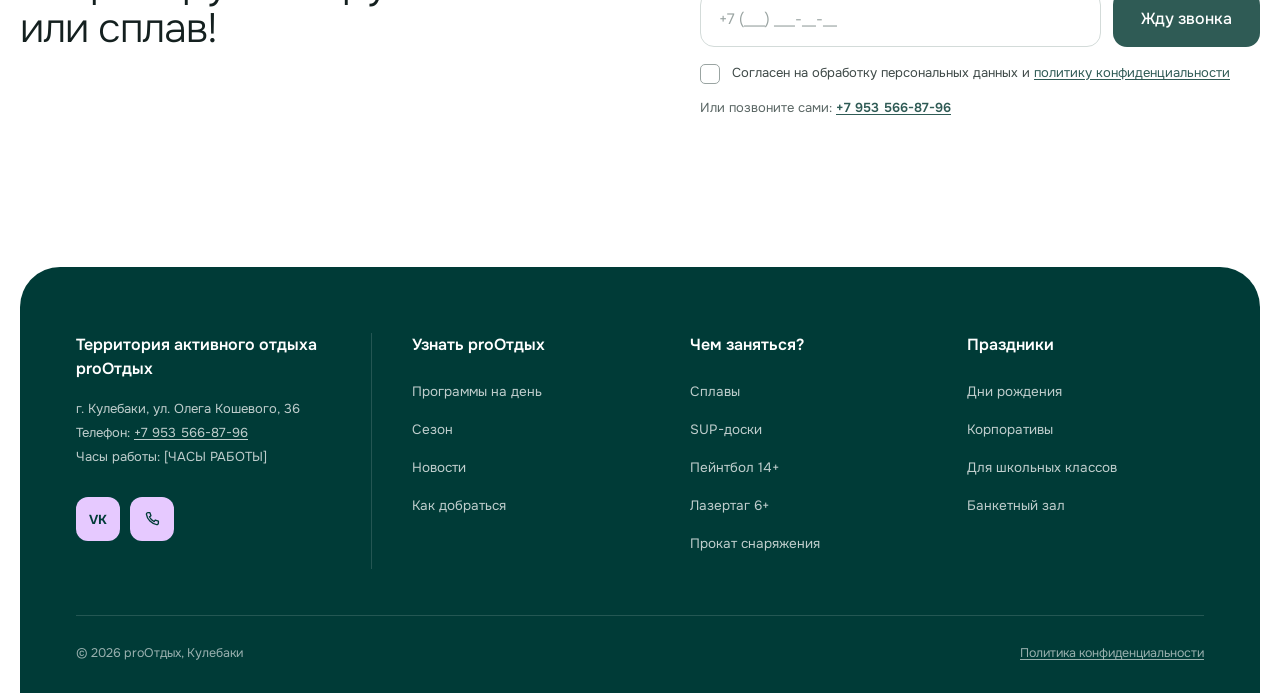
<file: splav.html>
<!doctype html>
<html lang="ru">
<head>
<meta charset="utf-8">
<meta name="viewport" content="width=device-width, initial-scale=1">
<title>Сплавы по реке — proОтдых, Кулебаки</title>
<meta name="description" content="Надувные байдарки, спокойная вода и лес по обоим берегам. Пройдите маршрут с инструктором или возьмите лодку и идите сами — подойдёт и новичкам, и тем, кто уже бывал на воде.">
<link rel="preconnect" href="https://fonts.googleapis.com">
<link rel="preconnect" href="https://fonts.gstatic.com" crossorigin>
<link href="https://fonts.googleapis.com/css2?family=Onest:wght@300;400;500;600&display=swap" rel="stylesheet">
<link rel="stylesheet" href="assets/style.css">
</head>
<body class="inner">

<svg width="0" height="0" style="position:absolute" aria-hidden="true">
  <symbol id="i-logo" viewBox="0 0 40 40"><rect x="1.2" y="1.2" width="37.6" height="37.6" rx="10" fill="none" stroke="currentColor" stroke-width="1.8"/><path d="M9 16.5c2.6-2.4 5.3-2.4 7.9 0s5.3 2.4 7.9 0 4.6-2.2 6.7-.8M9 23.5c2.6-2.4 5.3-2.4 7.9 0s5.3 2.4 7.9 0 4.6-2.2 6.7-.8" fill="none" stroke="currentColor" stroke-width="1.8" stroke-linecap="round"/></symbol>
  <symbol id="i-r" viewBox="0 0 20 20"><path d="M3.5 10h13M11 4.5l5.5 5.5-5.5 5.5" fill="none" stroke="currentColor" stroke-width="2" stroke-linecap="round" stroke-linejoin="round"/></symbol>
  <symbol id="i-l" viewBox="0 0 20 20"><path d="M16.5 10h-13M9 4.5 3.5 10 9 15.5" fill="none" stroke="currentColor" stroke-width="2" stroke-linecap="round" stroke-linejoin="round"/></symbol>
  <symbol id="i-up" viewBox="0 0 20 20"><path d="M10 16.5v-13M4.5 9 10 3.5 15.5 9" fill="none" stroke="currentColor" stroke-width="2" stroke-linecap="round" stroke-linejoin="round"/></symbol>
  <symbol id="i-x" viewBox="0 0 20 20"><path d="M4 4l12 12M16 4 4 16" fill="none" stroke="currentColor" stroke-width="2" stroke-linecap="round"/></symbol>
  <symbol id="i-menu" viewBox="0 0 20 20"><path d="M2.5 6h15M2.5 14h15" fill="none" stroke="currentColor" stroke-width="1.8" stroke-linecap="round"/></symbol>
  <symbol id="i-ok" viewBox="0 0 20 20"><path d="M4 10.5 8 14.5 16 6" fill="none" stroke="currentColor" stroke-width="2.2" stroke-linecap="round" stroke-linejoin="round"/></symbol>
  <symbol id="i-phone" viewBox="0 0 24 24"><path d="M6.6 3.5h2.6l1.4 4.2-2 1.4a12 12 0 0 0 6.3 6.3l1.4-2 4.2 1.4v2.6a2 2 0 0 1-2.2 2A16.5 16.5 0 0 1 4.6 5.7a2 2 0 0 1 2-2.2Z" fill="none" stroke="currentColor" stroke-width="1.8" stroke-linejoin="round"/></symbol>
</svg>

<!-- ============ sticky header ============ -->
<header class="sticky" id="sticky">
  <div class="wrap">
    <div class="sticky__in">
      <a href="index.html" class="logo" aria-label="proОтдых — наверх"><svg><use href="#i-logo"/></svg><span>pro<br>Отдых</span></a>
      <nav class="nav" data-spy>
        <a href="index.html#activities" class="is-active">Чем заняться</a>
        <a href="index.html#day">Программы на день</a>
        <a href="index.html#open">Праздники</a>
        <a href="index.html#season">Сезон</a>
        <a href="index.html#contacts">Контакты</a>
      </nav>
      <a class="sticky__phone" href="tel:+79535668796">+7 953 566-87-96</a>
      <button class="burger" data-menu aria-label="Меню"><svg><use href="#i-menu"/></svg></button>
      <button class="btn" data-book>Забронировать</button>
    </div>
  </div>
</header>


<main>

<section class="phead">
  <div class="wrap">
    <nav class="crumbs" aria-label="Хлебные крошки"><a href="index.html">Главная</a><span aria-hidden="true">/</span><a href="index.html#activities">Чем заняться</a><span aria-hidden="true">/</span><span>Сплавы по реке</span></nav>
    <div class="phead__grid">
      <div class="rv">
        <h1 class="h1">Сплавы<br>по реке</h1>
        <p class="phead__lead">Надувные байдарки, спокойная вода и лес по обоим берегам. Пройдите маршрут с инструктором или возьмите лодку и идите сами — подойдёт и новичкам, и тем, кто уже бывал на воде.</p>
        <div class="phead__act"><button class="btn" data-book="Сплав">Забронировать</button><a class="btn-o" href="tel:+79535668796">+7 953 566-87-96</a></div>
      </div>
      <div class="facts rv"><div class="fact"><small>Формат</small><b>С инструктором или сами</b></div><div class="fact"><small>Длительность</small><b>[ВРЕМЯ]</b></div><div class="fact"><small>Группа</small><b>До [ЧИСЛО] человек</b></div><div class="fact"><small>Кому</small><b>Взрослым и семьям с детьми</b></div></div>
    </div>
  </div>
</section>

<section class="wrap">
  <div class="pbanner rv"><div class="pbanner__col" aria-hidden="true"><i></i><i></i><i></i></div><img src="img/hero.jpg" alt="Сплавы по реке — proОтдых"></div>
</section>

<section class="sec">
  <div class="wrap">
    <div class="sec-head"><h2 class="h2 rv">Что входит</h2><p class="rv">Всё нужное уже ждёт вас на базе — приезжайте и отдыхайте.</p></div>
    <div class="feat rv"><div class="feat__i"><span class="feat__n">01</span><h3>Байдарки и вёсла</h3><p>Надувные лодки на двоих-троих — устойчивые и простые в управлении.</p></div><div class="feat__i"><span class="feat__n">02</span><h3>Жилет для каждого</h3><p>Спасжилеты подбираем по размеру, детские тоже есть.</p></div><div class="feat__i"><span class="feat__n">03</span><h3>Инструктаж</h3><p>Перед стартом покажем, как держать весло и проходить повороты.</p></div><div class="feat__i"><span class="feat__n">04</span><h3>Привал на берегу</h3><p>После маршрута — беседка с мангалом, если захотите продолжить день.</p></div></div>
  </div>
</section>

<section class="dark">
  <div class="wrap sec">
    <div class="sec-head"><h2 class="h2 rv">Как всё проходит</h2><p class="rv">Четыре шага от звонка до отдыха.</p></div>
    <div class="steps rv"><div class="step"><div class="step__n">01</div><h3>Заявка</h3><p>Оставляете телефон, мы перезваниваем и подбираем дату и маршрут.</p></div><div class="step"><div class="step__n">02</div><h3>Встреча на базе</h3><p>Выдаём лодки и жилеты, проводим короткий инструктаж.</p></div><div class="step"><div class="step__n">03</div><h3>Маршрут</h3><p>Идёте по реке сами или вместе с инструктором — в своём темпе.</p></div><div class="step"><div class="step__n">04</div><h3>Финиш</h3><p>Возвращаетесь на базу, сушитесь и, по желанию, остаётесь у мангала.</p></div></div>
    <div class="steps-cta rv"><p>Расскажите, когда и сколько вас будет, — подберём удобное время.</p><button class="btn-y btn-y--md" data-book="Сплав">Оставить заявку <span class="arr"><svg><use href="#i-r"/></svg></span></button></div>
  </div>
</section>

<section class="sec">
  <div class="wrap">
    <div class="sec-head"><h2 class="h2 rv">Форматы и цены</h2><p class="rv">Выберите вариант — или позвоните, и мы соберём свой.</p></div>
    <div class="fmt"><div class="fmt__c rv"><div class="eyebrow">Новичкам и семьям</div><h3>С инструктором</h3><div class="fmt__price">от [ЦЕНА] ₽ <small>/ за человека</small></div><ul><li>Инструктор на всём маршруте</li><li>Лодки, вёсла и жилеты</li><li>Спокойный темп и остановки</li></ul><button class="btn" data-book="Сплав" data-comment="Сплавы по реке: С инструктором">Забронировать</button></div><div class="fmt__c fmt__c--hl rv"><div class="eyebrow">Самый популярный</div><h3>Сплав + беседка</h3><div class="fmt__price">от [ЦЕНА] ₽ <small>/ за компанию</small></div><ul><li>Сплав с инструктором</li><li>Беседка с мангалом после маршрута</li><li>Можно добавить пейнтбол</li></ul><button class="modal__send" data-book="Сплав" data-comment="Сплавы по реке: Сплав + беседка">Забронировать</button></div><div class="fmt__c rv"><div class="eyebrow">Тем, кто уже ходил</div><h3>Самостоятельно</h3><div class="fmt__price">от [ЦЕНА] ₽ <small>/ за лодку</small></div><ul><li>Прокат байдарки и жилетов</li><li>Инструктаж перед стартом</li><li>Схема маршрута</li></ul><button class="btn" data-book="Сплав" data-comment="Сплавы по реке: Самостоятельно">Забронировать</button></div></div>
    <p class="fmt-note">Точную стоимость назовём при звонке — она зависит от даты и состава компании.</p>
  </div>
</section>

<section class="sec faq-sec">
  <div class="wrap faq">
    <h2 class="h2 rv">Частые вопросы</h2>
    <div class="rv"><details><summary>Нужно ли уметь грести?<i></i></summary><p>Нет. Перед стартом инструктор покажет основы, а на спокойном участке реки освоиться можно за несколько минут.</p></details><details><summary>Можно ли с детьми?<i></i></summary><p>Да, для семей есть короткий спокойный маршрут с инструктором. Детские жилеты выдаём на месте.</p></details><details><summary>Что взять с собой?<i></i></summary><p>Удобную одежду, которую не жалко намочить, сменную одежду и обувь, головной убор и воду. Телефон лучше убрать в непромокаемый чехол.</p></details><details><summary>Что если испортится погода?<i></i></summary><p>В сильный дождь или ветер перенесём сплав на другой день — договоримся по телефону.</p></details></div>
  </div>
</section>

<section class="sec car">
  <div class="wrap">
    <div class="sec-head">
      <h2 class="h2 rv">Ещё на proОтдых</h2>
      <div class="rv"><p>Совместите с другими активностями — день получится насыщеннее.</p>
        <div class="arrows"><button data-prev aria-label="Назад"><svg><use href="#i-l"/></svg></button><button data-next aria-label="Вперёд"><svg><use href="#i-r"/></svg></button></div></div>
    </div>
  </div>
  <div class="car__track"><a class="card" href="sup.html"><div class="card__img"><img src="img/sup.jpg" alt="SUP-прогулки" loading="lazy"></div><div class="card__label"><b>SUP-прогулки</b><small>Твой стиль — твоя волна</small></div></a><a class="card" href="paintball.html"><div class="card__img"><img src="img/paintball.jpg" alt="Пейнтбол" loading="lazy"></div><div class="card__label"><b>Пейнтбол</b><small>Для игроков от 14 лет</small></div></a><a class="card" href="lazertag.html"><div class="card__img"><div class="card__ph">Фото: лазертаг в лесу</div></div><div class="card__label"><b>Лазертаг</b><small>Для игроков от 6 лет</small></div></a><a class="card" href="besedki.html"><div class="card__img"><img src="img/besedka.jpg" alt="Беседки с мангалом" loading="lazy"></div><div class="card__label"><b>Беседки с мангалом</b><small>Для компании до [ЧИСЛО] человек</small></div></a><a class="card" href="banket.html"><div class="card__img"><img src="img/hall.jpg" alt="Банкетный зал" loading="lazy"></div><div class="card__label"><b>Банкетный зал</b><small>Юбилеи, корпоративы, дни рождения</small></div></a><a class="card" href="prokat.html"><div class="card__img"><div class="card__ph">Фото: снаряжение на берегу</div></div><div class="card__label"><b>Прокат снаряжения</b><small>Палатки, лодки, всё для похода</small></div></a><a class="card" href="klass.html"><div class="card__img"><div class="card__ph">Фото: праздник для класса</div></div><div class="card__label"><b>Праздник для класса</b><small>Игра + пикник для всего класса</small></div></a></div>
</section>

</main>

<!-- ============ callback + footer ============ -->
<section class="wrap" id="contacts">
  <div class="callback">
    <h2 class="h2 rv">Забронируйте игру<br>или сплав!</h2>
    <div class="cb rv" id="cb">
      <form novalidate>
        <label class="lbl" for="cbPhone">Ваш телефон</label>
        <div class="cb__row">
          <div style="flex:1"><input class="inp" id="cbPhone" type="tel" placeholder="+7 (___) ___-__-__" data-mask autocomplete="tel"><div class="err">Введите номер полностью</div></div>
          <button class="btn" type="submit">Жду звонка</button>
        </div>
        <label class="check"><input type="checkbox" id="cbAgree"><span>Согласен на обработку персональных данных и <a href="#" onclick="return false">политику конфиденциальности</a></span></label>
        <p class="cb__alt">Или позвоните сами: <a href="tel:+79535668796">+7 953 566-87-96</a></p>
      </form>
      <div class="cb__ok"><i><svg width="18" height="18"><use href="#i-ok"/></svg></i>Спасибо! Перезвоним в ближайшее время.</div>
    </div>
  </div>

  <footer class="footer">
    <div class="footer__grid">
      <div class="footer__about">
        <h4>Территория активного отдыха proОтдых</h4>
        <p>г. Кулебаки, ул. Олега Кошевого, 36<br>Телефон: <a href="tel:+79535668796">+7 953 566-87-96</a><br>Часы работы: [ЧАСЫ РАБОТЫ]</p>
        <div class="social"><a href="https://vk.com/" target="_blank" rel="noopener" aria-label="ВКонтакте">VK</a><a href="tel:+79535668796" aria-label="Позвонить"><svg><use href="#i-phone"/></svg></a></div>
      </div>
      <div><h4>Узнать proОтдых</h4><ul><li><a href="index.html#day">Программы на день</a></li><li><a href="index.html#season">Сезон</a></li><li><a href="news.html">Новости</a></li><li><a href="index.html#contacts">Как добраться</a></li></ul></div>
      <div><h4>Чем заняться?</h4><ul><li><a href="splav.html">Сплавы</a></li><li><a href="sup.html">SUP-доски</a></li><li><a href="paintball.html">Пейнтбол 14+</a></li><li><a href="lazertag.html">Лазертаг 6+</a></li><li><a href="prokat.html">Прокат снаряжения</a></li></ul></div>
      <div><h4>Праздники</h4><ul><li><a href="besedki.html">Дни рождения</a></li><li><a href="banket.html">Корпоративы</a></li><li><a href="klass.html">Для школьных классов</a></li><li><a href="banket.html">Банкетный зал</a></li></ul></div>
    </div>
    <div class="footer__bottom"><span>© 2026 proОтдых, Кулебаки</span><a href="#" onclick="return false">Политика конфиденциальности</a></div>
  </footer>
</section>

<button class="up" id="up" aria-label="Наверх"><svg><use href="#i-up"/></svg></button>

<!-- ============ mobile menu ============ -->
<div class="drawer" id="drawer" aria-hidden="true">
  <div class="drawer__top">
    <a href="index.html" class="logo"><svg><use href="#i-logo"/></svg><span>pro<br>Отдых</span></a>
    <button class="modal__x" style="position:static" data-menu-close aria-label="Закрыть"><svg><use href="#i-x"/></svg></button>
  </div>
  <nav>
    <a href="index.html#activities">Чем заняться</a><a href="index.html#day">Программы на день</a><a href="index.html#open">Праздники</a><a href="index.html#season">Сезон</a><a href="index.html#contacts">Контакты</a>
  </nav>
  <div class="drawer__foot">
    <a class="btn" href="tel:+79535668796" style="background:#fff;color:var(--green);border:1.5px solid var(--line)">+7 953 566-87-96</a>
    <button class="btn" data-book>Забронировать</button>
  </div>
</div>

<!-- ============ booking modal ============ -->
<div class="modal" id="modal" role="dialog" aria-modal="true" aria-labelledby="mTitle">
  <div class="modal__dlg">
    <div class="modal__stripe"><i></i><i></i><i></i><i></i></div>
    <button class="modal__x" data-close aria-label="Закрыть"><svg><use href="#i-x"/></svg></button>
    <form class="form" novalidate>
      <div class="eyebrow">Заявка на отдых</div>
      <h3 id="mTitle">Забронировать время</h3>
      <p class="modal__lead">Оставьте контакты — перезвоним, подберём время и всё подтвердим.</p>
      <div class="f"><label class="lbl" for="mName">Имя</label><input class="inp" id="mName" placeholder="Как к вам обращаться" autocomplete="name"><div class="err">Как к вам обращаться?</div></div>
      <div class="f"><label class="lbl" for="mPhone">Телефон</label><input class="inp" id="mPhone" type="tel" placeholder="+7 (___) ___-__-__" data-mask autocomplete="tel"><div class="err">Введите номер полностью</div></div>
      <div class="prog" id="prog"><div class="prog__t"><small>Программа на день</small><b id="progName"></b></div><button type="button" id="progX" aria-label="Убрать программу"><svg><use href="#i-x"/></svg></button></div>
      <div class="f"><label class="lbl">Что хотите</label>
        <div class="chips" id="chips">
          <button type="button">Сплав</button><button type="button">SUP</button><button type="button">Пейнтбол</button><button type="button">Лазертаг</button><button type="button">Беседка</button><button type="button">Зал</button><button type="button">Прокат</button><button type="button">Пока не решили</button>
        </div>
      </div>
      <div class="f f2">
        <div><label class="lbl" for="mDate">Дата</label><input class="inp" id="mDate" type="date"></div>
        <div><label class="lbl" for="mCount">Сколько человек</label><input class="inp" id="mCount" type="number" min="1" max="300" placeholder="10"></div>
      </div>
      <div class="f"><label class="lbl" for="mComment">Комментарий</label><textarea class="inp" id="mComment" rows="2" placeholder="Например: день рождения, 8 лет, нужна беседка"></textarea></div>
      <label class="check"><input type="checkbox" id="mAgree"><span>Согласен на обработку персональных данных и <a href="#" onclick="return false">политику конфиденциальности</a></span></label>
      <div class="err" id="mAgreeErr">Нужно ваше согласие</div>
      <button class="modal__send" type="submit">Отправить заявку</button>
    </form>
    <div class="done">
      <i><svg><use href="#i-ok"/></svg></i>
      <h3>Заявка отправлена!</h3>
      <p>Спасибо! Мы перезвоним в ближайшее время, чтобы подтвердить бронь.</p>
      <button class="btn" data-close>Отлично</button>
    </div>
  </div>
</div>

<script src="assets/main.js"></script>
</body>
</html>
</file>
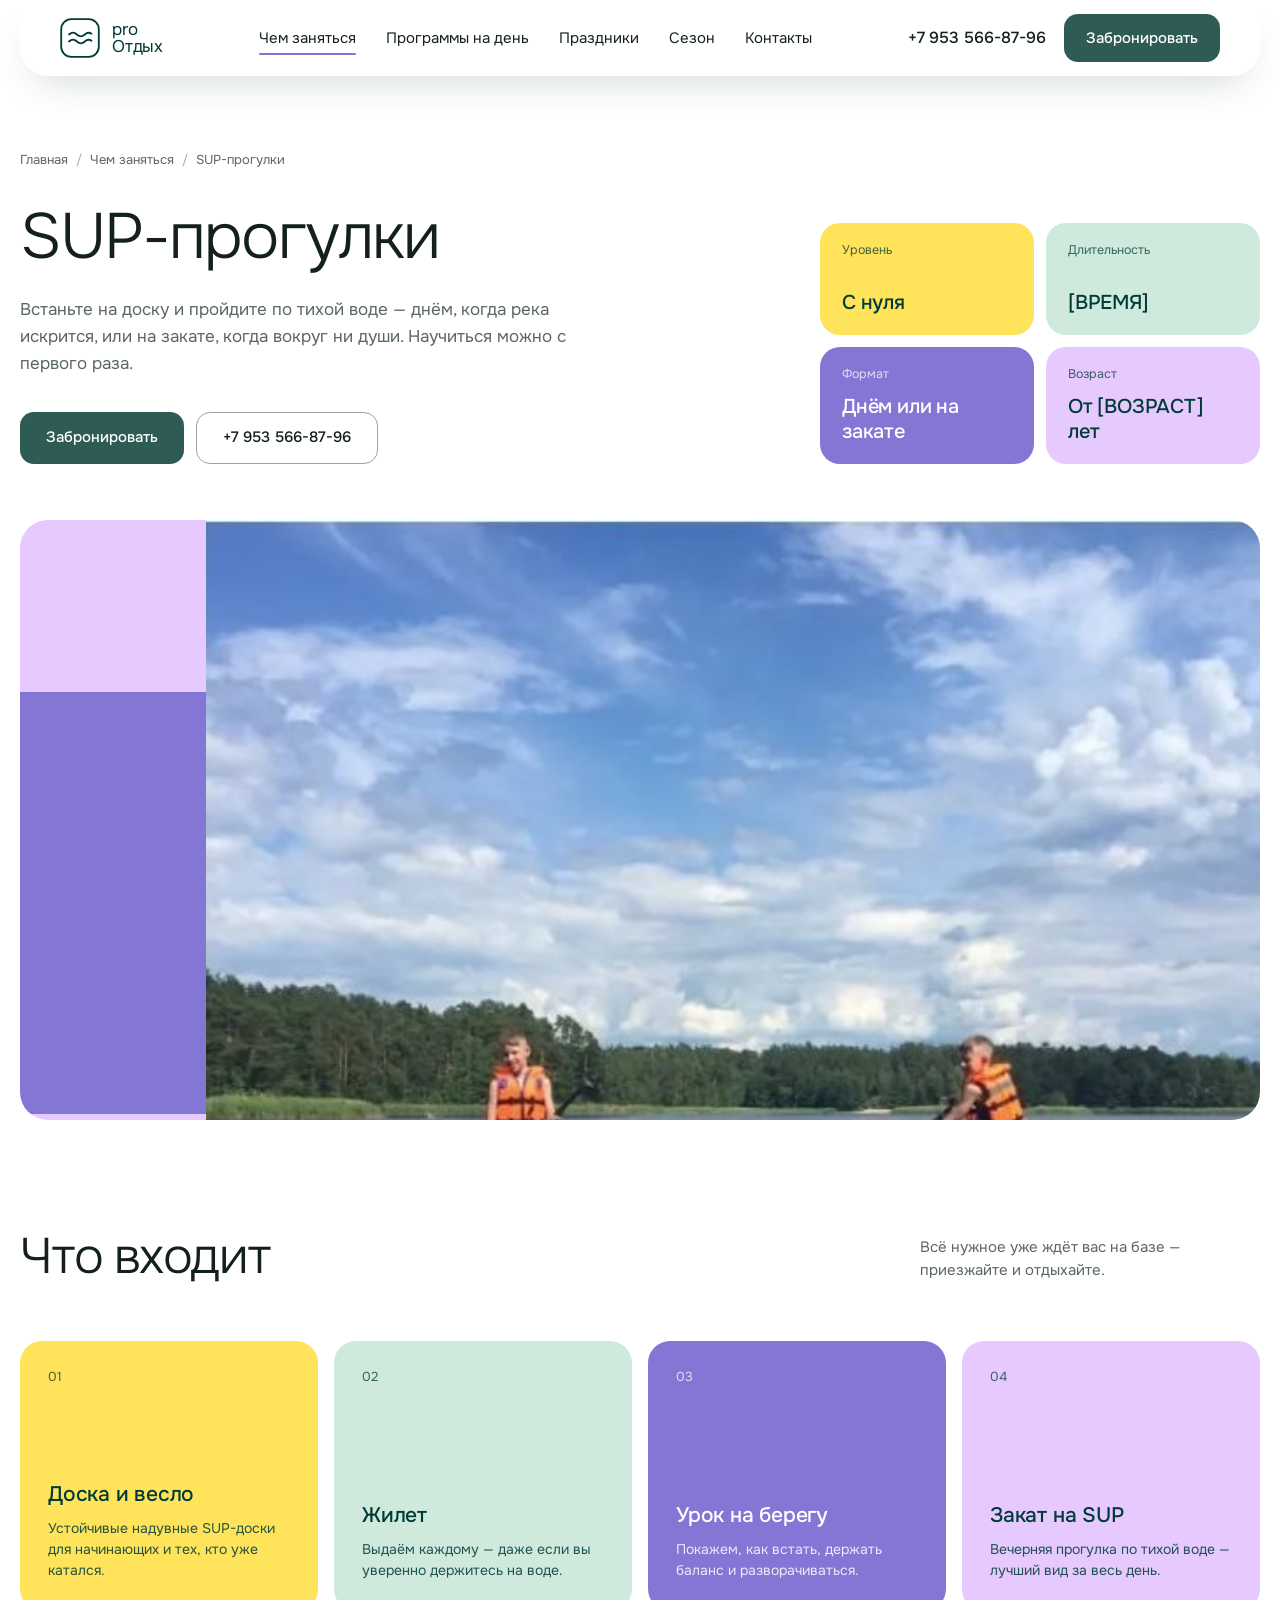
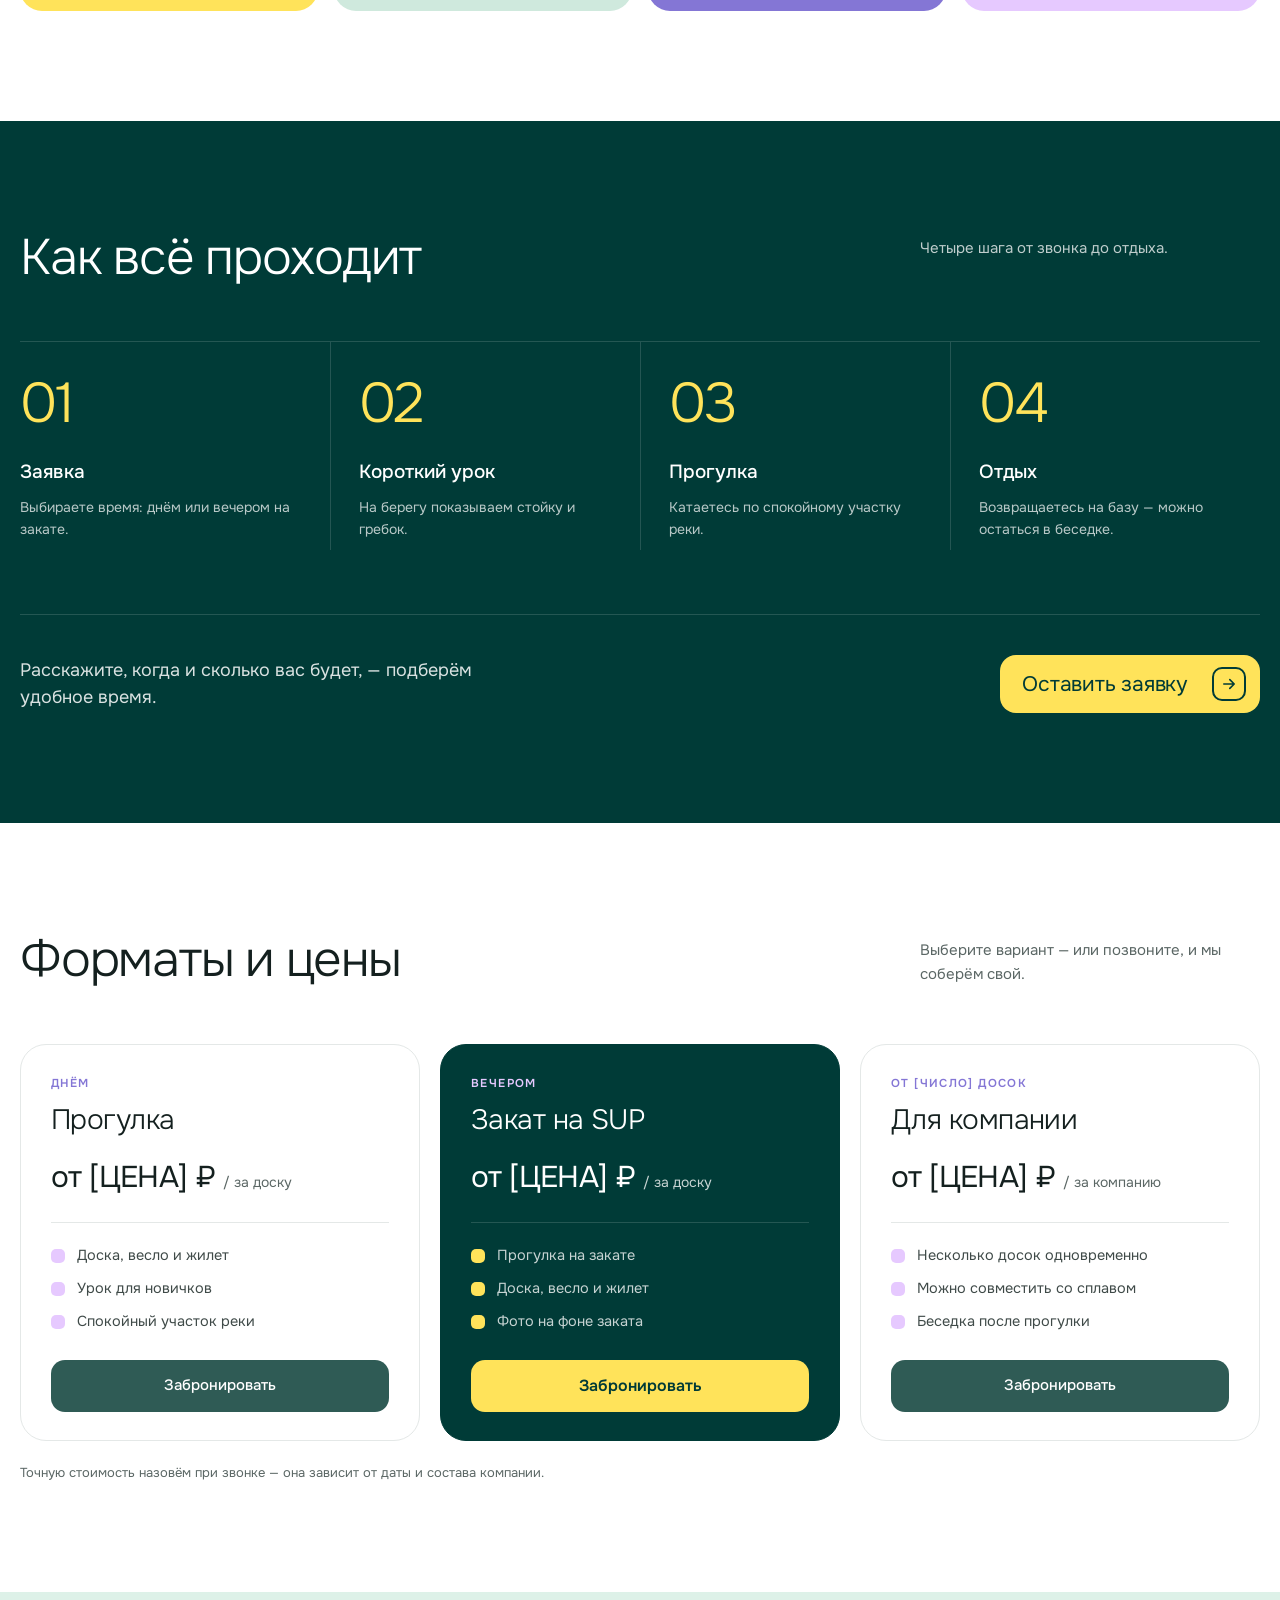
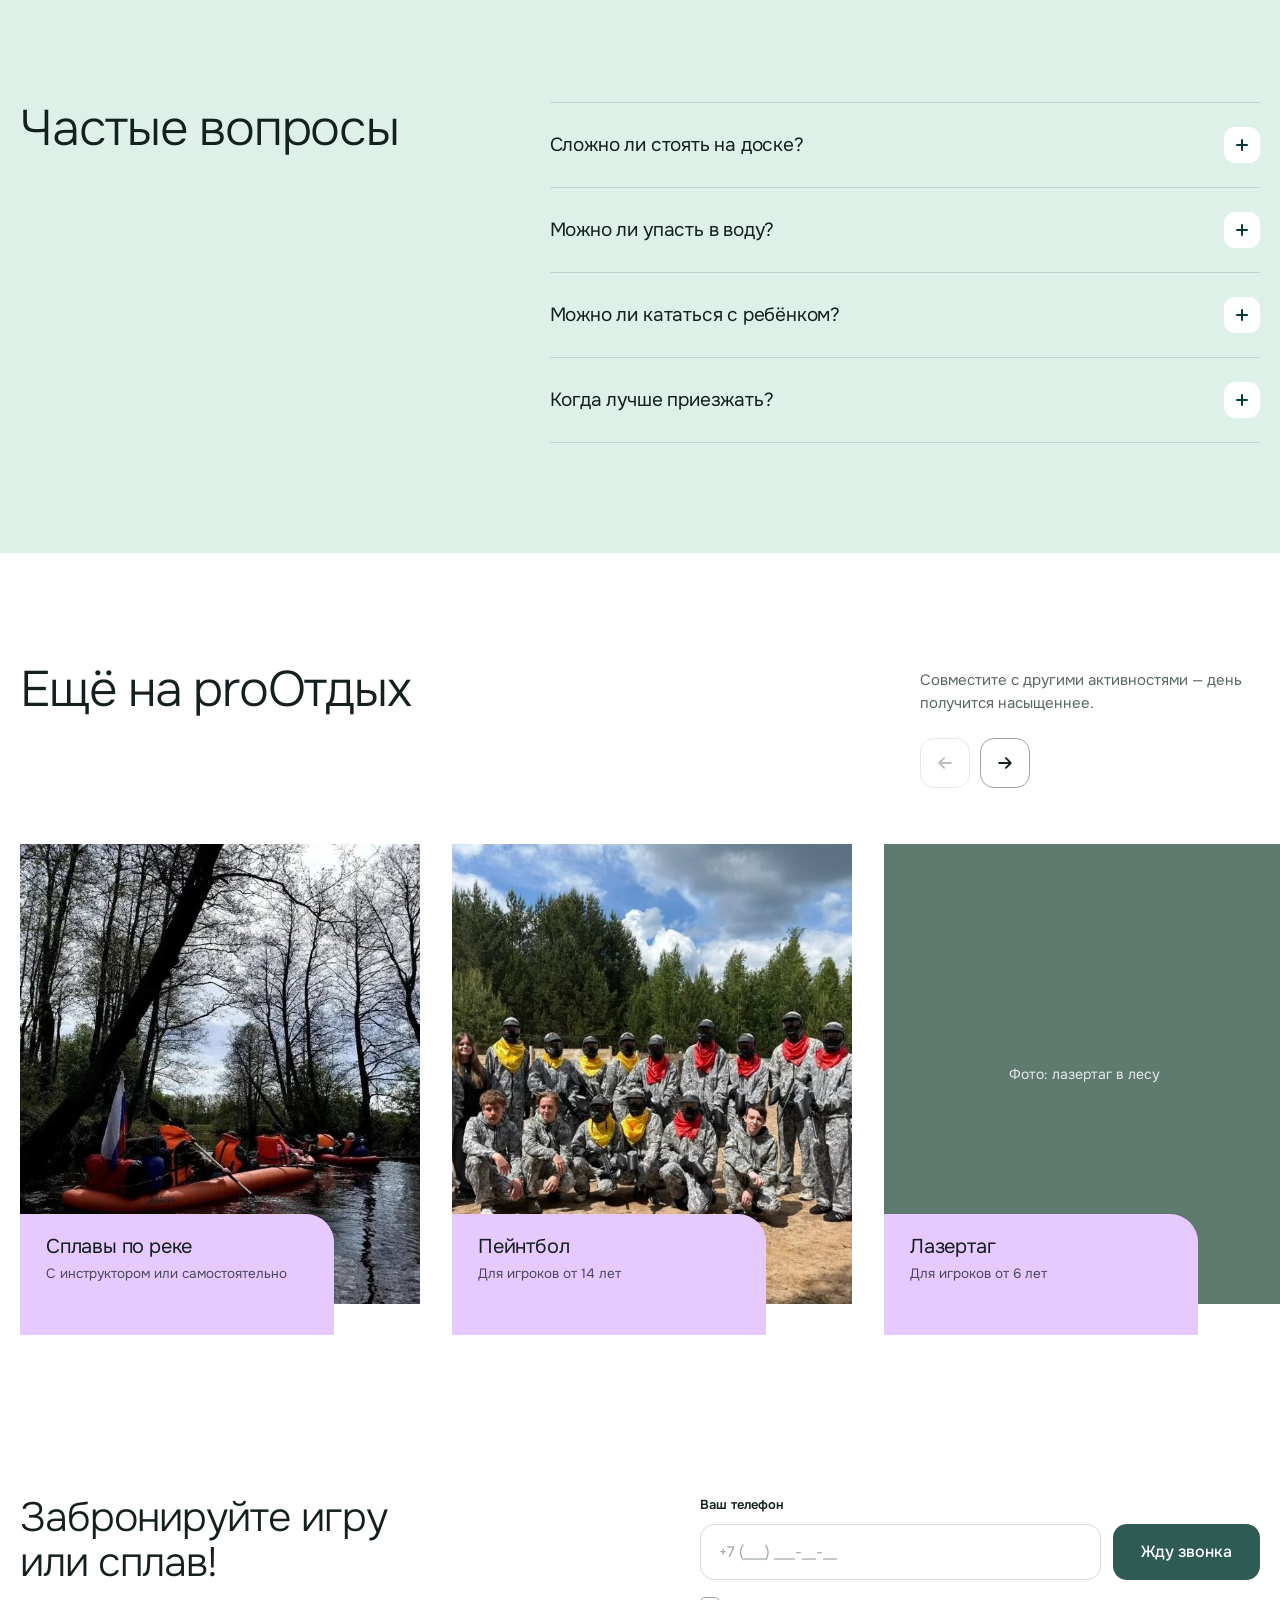
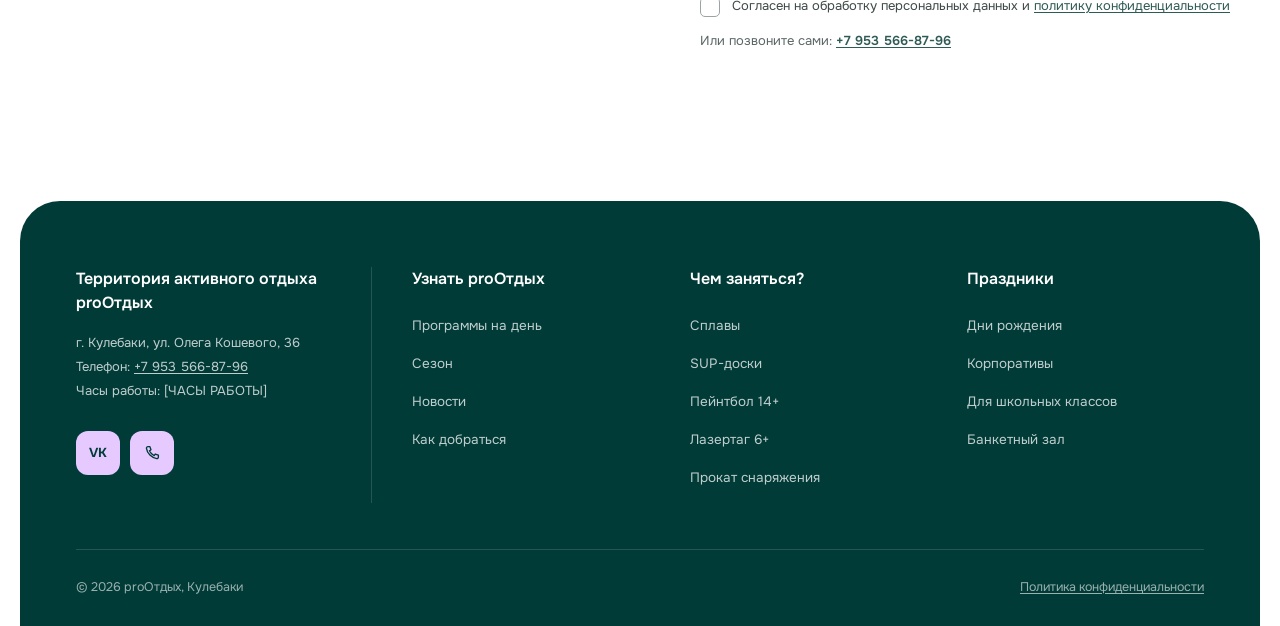
<file: sup.html>
<!doctype html>
<html lang="ru">
<head>
<meta charset="utf-8">
<meta name="viewport" content="width=device-width, initial-scale=1">
<title>SUP-прогулки — proОтдых, Кулебаки</title>
<meta name="description" content="Встаньте на доску и пройдите по тихой воде — днём, когда река искрится, или на закате, когда вокруг ни души. Научиться можно с первого раза.">
<link rel="preconnect" href="https://fonts.googleapis.com">
<link rel="preconnect" href="https://fonts.gstatic.com" crossorigin>
<link href="https://fonts.googleapis.com/css2?family=Onest:wght@300;400;500;600&display=swap" rel="stylesheet">
<link rel="stylesheet" href="assets/style.css">
</head>
<body class="inner">

<svg width="0" height="0" style="position:absolute" aria-hidden="true">
  <symbol id="i-logo" viewBox="0 0 40 40"><rect x="1.2" y="1.2" width="37.6" height="37.6" rx="10" fill="none" stroke="currentColor" stroke-width="1.8"/><path d="M9 16.5c2.6-2.4 5.3-2.4 7.9 0s5.3 2.4 7.9 0 4.6-2.2 6.7-.8M9 23.5c2.6-2.4 5.3-2.4 7.9 0s5.3 2.4 7.9 0 4.6-2.2 6.7-.8" fill="none" stroke="currentColor" stroke-width="1.8" stroke-linecap="round"/></symbol>
  <symbol id="i-r" viewBox="0 0 20 20"><path d="M3.5 10h13M11 4.5l5.5 5.5-5.5 5.5" fill="none" stroke="currentColor" stroke-width="2" stroke-linecap="round" stroke-linejoin="round"/></symbol>
  <symbol id="i-l" viewBox="0 0 20 20"><path d="M16.5 10h-13M9 4.5 3.5 10 9 15.5" fill="none" stroke="currentColor" stroke-width="2" stroke-linecap="round" stroke-linejoin="round"/></symbol>
  <symbol id="i-up" viewBox="0 0 20 20"><path d="M10 16.5v-13M4.5 9 10 3.5 15.5 9" fill="none" stroke="currentColor" stroke-width="2" stroke-linecap="round" stroke-linejoin="round"/></symbol>
  <symbol id="i-x" viewBox="0 0 20 20"><path d="M4 4l12 12M16 4 4 16" fill="none" stroke="currentColor" stroke-width="2" stroke-linecap="round"/></symbol>
  <symbol id="i-menu" viewBox="0 0 20 20"><path d="M2.5 6h15M2.5 14h15" fill="none" stroke="currentColor" stroke-width="1.8" stroke-linecap="round"/></symbol>
  <symbol id="i-ok" viewBox="0 0 20 20"><path d="M4 10.5 8 14.5 16 6" fill="none" stroke="currentColor" stroke-width="2.2" stroke-linecap="round" stroke-linejoin="round"/></symbol>
  <symbol id="i-phone" viewBox="0 0 24 24"><path d="M6.6 3.5h2.6l1.4 4.2-2 1.4a12 12 0 0 0 6.3 6.3l1.4-2 4.2 1.4v2.6a2 2 0 0 1-2.2 2A16.5 16.5 0 0 1 4.6 5.7a2 2 0 0 1 2-2.2Z" fill="none" stroke="currentColor" stroke-width="1.8" stroke-linejoin="round"/></symbol>
</svg>

<!-- ============ sticky header ============ -->
<header class="sticky" id="sticky">
  <div class="wrap">
    <div class="sticky__in">
      <a href="index.html" class="logo" aria-label="proОтдых — наверх"><svg><use href="#i-logo"/></svg><span>pro<br>Отдых</span></a>
      <nav class="nav" data-spy>
        <a href="index.html#activities" class="is-active">Чем заняться</a>
        <a href="index.html#day">Программы на день</a>
        <a href="index.html#open">Праздники</a>
        <a href="index.html#season">Сезон</a>
        <a href="index.html#contacts">Контакты</a>
      </nav>
      <a class="sticky__phone" href="tel:+79535668796">+7 953 566-87-96</a>
      <button class="burger" data-menu aria-label="Меню"><svg><use href="#i-menu"/></svg></button>
      <button class="btn" data-book>Забронировать</button>
    </div>
  </div>
</header>


<main>

<section class="phead">
  <div class="wrap">
    <nav class="crumbs" aria-label="Хлебные крошки"><a href="index.html">Главная</a><span aria-hidden="true">/</span><a href="index.html#activities">Чем заняться</a><span aria-hidden="true">/</span><span>SUP-прогулки</span></nav>
    <div class="phead__grid">
      <div class="rv">
        <h1 class="h1">SUP-прогулки</h1>
        <p class="phead__lead">Встаньте на доску и пройдите по тихой воде — днём, когда река искрится, или на закате, когда вокруг ни души. Научиться можно с первого раза.</p>
        <div class="phead__act"><button class="btn" data-book="SUP">Забронировать</button><a class="btn-o" href="tel:+79535668796">+7 953 566-87-96</a></div>
      </div>
      <div class="facts rv"><div class="fact"><small>Уровень</small><b>С нуля</b></div><div class="fact"><small>Длительность</small><b>[ВРЕМЯ]</b></div><div class="fact"><small>Формат</small><b>Днём или на закате</b></div><div class="fact"><small>Возраст</small><b>От [ВОЗРАСТ] лет</b></div></div>
    </div>
  </div>
</section>

<section class="wrap">
  <div class="pbanner rv"><div class="pbanner__col" aria-hidden="true"><i></i><i></i><i></i></div><img src="img/sup-c.jpg" alt="SUP-прогулки — proОтдых"></div>
</section>

<section class="sec">
  <div class="wrap">
    <div class="sec-head"><h2 class="h2 rv">Что входит</h2><p class="rv">Всё нужное уже ждёт вас на базе — приезжайте и отдыхайте.</p></div>
    <div class="feat rv"><div class="feat__i"><span class="feat__n">01</span><h3>Доска и весло</h3><p>Устойчивые надувные SUP-доски для начинающих и тех, кто уже катался.</p></div><div class="feat__i"><span class="feat__n">02</span><h3>Жилет</h3><p>Выдаём каждому — даже если вы уверенно держитесь на воде.</p></div><div class="feat__i"><span class="feat__n">03</span><h3>Урок на берегу</h3><p>Покажем, как встать, держать баланс и разворачиваться.</p></div><div class="feat__i"><span class="feat__n">04</span><h3>Закат на SUP</h3><p>Вечерняя прогулка по тихой воде — лучший вид за весь день.</p></div></div>
  </div>
</section>

<section class="dark">
  <div class="wrap sec">
    <div class="sec-head"><h2 class="h2 rv">Как всё проходит</h2><p class="rv">Четыре шага от звонка до отдыха.</p></div>
    <div class="steps rv"><div class="step"><div class="step__n">01</div><h3>Заявка</h3><p>Выбираете время: днём или вечером на закате.</p></div><div class="step"><div class="step__n">02</div><h3>Короткий урок</h3><p>На берегу показываем стойку и гребок.</p></div><div class="step"><div class="step__n">03</div><h3>Прогулка</h3><p>Катаетесь по спокойному участку реки.</p></div><div class="step"><div class="step__n">04</div><h3>Отдых</h3><p>Возвращаетесь на базу — можно остаться в беседке.</p></div></div>
    <div class="steps-cta rv"><p>Расскажите, когда и сколько вас будет, — подберём удобное время.</p><button class="btn-y btn-y--md" data-book="SUP">Оставить заявку <span class="arr"><svg><use href="#i-r"/></svg></span></button></div>
  </div>
</section>

<section class="sec">
  <div class="wrap">
    <div class="sec-head"><h2 class="h2 rv">Форматы и цены</h2><p class="rv">Выберите вариант — или позвоните, и мы соберём свой.</p></div>
    <div class="fmt"><div class="fmt__c rv"><div class="eyebrow">Днём</div><h3>Прогулка</h3><div class="fmt__price">от [ЦЕНА] ₽ <small>/ за доску</small></div><ul><li>Доска, весло и жилет</li><li>Урок для новичков</li><li>Спокойный участок реки</li></ul><button class="btn" data-book="SUP" data-comment="SUP-прогулки: Прогулка">Забронировать</button></div><div class="fmt__c fmt__c--hl rv"><div class="eyebrow">Вечером</div><h3>Закат на SUP</h3><div class="fmt__price">от [ЦЕНА] ₽ <small>/ за доску</small></div><ul><li>Прогулка на закате</li><li>Доска, весло и жилет</li><li>Фото на фоне заката</li></ul><button class="modal__send" data-book="SUP" data-comment="SUP-прогулки: Закат на SUP">Забронировать</button></div><div class="fmt__c rv"><div class="eyebrow">От [ЧИСЛО] досок</div><h3>Для компании</h3><div class="fmt__price">от [ЦЕНА] ₽ <small>/ за компанию</small></div><ul><li>Несколько досок одновременно</li><li>Можно совместить со сплавом</li><li>Беседка после прогулки</li></ul><button class="btn" data-book="SUP" data-comment="SUP-прогулки: Для компании">Забронировать</button></div></div>
    <p class="fmt-note">Точную стоимость назовём при звонке — она зависит от даты и состава компании.</p>
  </div>
</section>

<section class="sec faq-sec">
  <div class="wrap faq">
    <h2 class="h2 rv">Частые вопросы</h2>
    <div class="rv"><details><summary>Сложно ли стоять на доске?<i></i></summary><p>Нет, доски широкие и устойчивые. Большинство гостей встают на ноги с первой попытки, а начать можно и сидя.</p></details><details><summary>Можно ли упасть в воду?<i></i></summary><p>Можно, поэтому все катаются в жилетах. Возьмите сменную одежду.</p></details><details><summary>Можно ли кататься с ребёнком?<i></i></summary><p>Да, ребёнок может кататься на доске вместе со взрослым. Детский жилет выдаём на месте.</p></details><details><summary>Когда лучше приезжать?<i></i></summary><p>Днём вода теплее, а вечером — красивее. Закатные прогулки лучше бронировать заранее.</p></details></div>
  </div>
</section>

<section class="sec car">
  <div class="wrap">
    <div class="sec-head">
      <h2 class="h2 rv">Ещё на proОтдых</h2>
      <div class="rv"><p>Совместите с другими активностями — день получится насыщеннее.</p>
        <div class="arrows"><button data-prev aria-label="Назад"><svg><use href="#i-l"/></svg></button><button data-next aria-label="Вперёд"><svg><use href="#i-r"/></svg></button></div></div>
    </div>
  </div>
  <div class="car__track"><a class="card" href="splav.html"><div class="card__img"><img src="img/rafting.jpg" alt="Сплавы по реке" loading="lazy"></div><div class="card__label"><b>Сплавы по реке</b><small>С инструктором или самостоятельно</small></div></a><a class="card" href="paintball.html"><div class="card__img"><img src="img/paintball.jpg" alt="Пейнтбол" loading="lazy"></div><div class="card__label"><b>Пейнтбол</b><small>Для игроков от 14 лет</small></div></a><a class="card" href="lazertag.html"><div class="card__img"><div class="card__ph">Фото: лазертаг в лесу</div></div><div class="card__label"><b>Лазертаг</b><small>Для игроков от 6 лет</small></div></a><a class="card" href="besedki.html"><div class="card__img"><img src="img/besedka.jpg" alt="Беседки с мангалом" loading="lazy"></div><div class="card__label"><b>Беседки с мангалом</b><small>Для компании до [ЧИСЛО] человек</small></div></a><a class="card" href="banket.html"><div class="card__img"><img src="img/hall.jpg" alt="Банкетный зал" loading="lazy"></div><div class="card__label"><b>Банкетный зал</b><small>Юбилеи, корпоративы, дни рождения</small></div></a><a class="card" href="prokat.html"><div class="card__img"><div class="card__ph">Фото: снаряжение на берегу</div></div><div class="card__label"><b>Прокат снаряжения</b><small>Палатки, лодки, всё для похода</small></div></a><a class="card" href="klass.html"><div class="card__img"><div class="card__ph">Фото: праздник для класса</div></div><div class="card__label"><b>Праздник для класса</b><small>Игра + пикник для всего класса</small></div></a></div>
</section>

</main>

<!-- ============ callback + footer ============ -->
<section class="wrap" id="contacts">
  <div class="callback">
    <h2 class="h2 rv">Забронируйте игру<br>или сплав!</h2>
    <div class="cb rv" id="cb">
      <form novalidate>
        <label class="lbl" for="cbPhone">Ваш телефон</label>
        <div class="cb__row">
          <div style="flex:1"><input class="inp" id="cbPhone" type="tel" placeholder="+7 (___) ___-__-__" data-mask autocomplete="tel"><div class="err">Введите номер полностью</div></div>
          <button class="btn" type="submit">Жду звонка</button>
        </div>
        <label class="check"><input type="checkbox" id="cbAgree"><span>Согласен на обработку персональных данных и <a href="#" onclick="return false">политику конфиденциальности</a></span></label>
        <p class="cb__alt">Или позвоните сами: <a href="tel:+79535668796">+7 953 566-87-96</a></p>
      </form>
      <div class="cb__ok"><i><svg width="18" height="18"><use href="#i-ok"/></svg></i>Спасибо! Перезвоним в ближайшее время.</div>
    </div>
  </div>

  <footer class="footer">
    <div class="footer__grid">
      <div class="footer__about">
        <h4>Территория активного отдыха proОтдых</h4>
        <p>г. Кулебаки, ул. Олега Кошевого, 36<br>Телефон: <a href="tel:+79535668796">+7 953 566-87-96</a><br>Часы работы: [ЧАСЫ РАБОТЫ]</p>
        <div class="social"><a href="https://vk.com/" target="_blank" rel="noopener" aria-label="ВКонтакте">VK</a><a href="tel:+79535668796" aria-label="Позвонить"><svg><use href="#i-phone"/></svg></a></div>
      </div>
      <div><h4>Узнать proОтдых</h4><ul><li><a href="index.html#day">Программы на день</a></li><li><a href="index.html#season">Сезон</a></li><li><a href="news.html">Новости</a></li><li><a href="index.html#contacts">Как добраться</a></li></ul></div>
      <div><h4>Чем заняться?</h4><ul><li><a href="splav.html">Сплавы</a></li><li><a href="sup.html">SUP-доски</a></li><li><a href="paintball.html">Пейнтбол 14+</a></li><li><a href="lazertag.html">Лазертаг 6+</a></li><li><a href="prokat.html">Прокат снаряжения</a></li></ul></div>
      <div><h4>Праздники</h4><ul><li><a href="besedki.html">Дни рождения</a></li><li><a href="banket.html">Корпоративы</a></li><li><a href="klass.html">Для школьных классов</a></li><li><a href="banket.html">Банкетный зал</a></li></ul></div>
    </div>
    <div class="footer__bottom"><span>© 2026 proОтдых, Кулебаки</span><a href="#" onclick="return false">Политика конфиденциальности</a></div>
  </footer>
</section>

<button class="up" id="up" aria-label="Наверх"><svg><use href="#i-up"/></svg></button>

<!-- ============ mobile menu ============ -->
<div class="drawer" id="drawer" aria-hidden="true">
  <div class="drawer__top">
    <a href="index.html" class="logo"><svg><use href="#i-logo"/></svg><span>pro<br>Отдых</span></a>
    <button class="modal__x" style="position:static" data-menu-close aria-label="Закрыть"><svg><use href="#i-x"/></svg></button>
  </div>
  <nav>
    <a href="index.html#activities">Чем заняться</a><a href="index.html#day">Программы на день</a><a href="index.html#open">Праздники</a><a href="index.html#season">Сезон</a><a href="index.html#contacts">Контакты</a>
  </nav>
  <div class="drawer__foot">
    <a class="btn" href="tel:+79535668796" style="background:#fff;color:var(--green);border:1.5px solid var(--line)">+7 953 566-87-96</a>
    <button class="btn" data-book>Забронировать</button>
  </div>
</div>

<!-- ============ booking modal ============ -->
<div class="modal" id="modal" role="dialog" aria-modal="true" aria-labelledby="mTitle">
  <div class="modal__dlg">
    <div class="modal__stripe"><i></i><i></i><i></i><i></i></div>
    <button class="modal__x" data-close aria-label="Закрыть"><svg><use href="#i-x"/></svg></button>
    <form class="form" novalidate>
      <div class="eyebrow">Заявка на отдых</div>
      <h3 id="mTitle">Забронировать время</h3>
      <p class="modal__lead">Оставьте контакты — перезвоним, подберём время и всё подтвердим.</p>
      <div class="f"><label class="lbl" for="mName">Имя</label><input class="inp" id="mName" placeholder="Как к вам обращаться" autocomplete="name"><div class="err">Как к вам обращаться?</div></div>
      <div class="f"><label class="lbl" for="mPhone">Телефон</label><input class="inp" id="mPhone" type="tel" placeholder="+7 (___) ___-__-__" data-mask autocomplete="tel"><div class="err">Введите номер полностью</div></div>
      <div class="prog" id="prog"><div class="prog__t"><small>Программа на день</small><b id="progName"></b></div><button type="button" id="progX" aria-label="Убрать программу"><svg><use href="#i-x"/></svg></button></div>
      <div class="f"><label class="lbl">Что хотите</label>
        <div class="chips" id="chips">
          <button type="button">Сплав</button><button type="button">SUP</button><button type="button">Пейнтбол</button><button type="button">Лазертаг</button><button type="button">Беседка</button><button type="button">Зал</button><button type="button">Прокат</button><button type="button">Пока не решили</button>
        </div>
      </div>
      <div class="f f2">
        <div><label class="lbl" for="mDate">Дата</label><input class="inp" id="mDate" type="date"></div>
        <div><label class="lbl" for="mCount">Сколько человек</label><input class="inp" id="mCount" type="number" min="1" max="300" placeholder="10"></div>
      </div>
      <div class="f"><label class="lbl" for="mComment">Комментарий</label><textarea class="inp" id="mComment" rows="2" placeholder="Например: день рождения, 8 лет, нужна беседка"></textarea></div>
      <label class="check"><input type="checkbox" id="mAgree"><span>Согласен на обработку персональных данных и <a href="#" onclick="return false">политику конфиденциальности</a></span></label>
      <div class="err" id="mAgreeErr">Нужно ваше согласие</div>
      <button class="modal__send" type="submit">Отправить заявку</button>
    </form>
    <div class="done">
      <i><svg><use href="#i-ok"/></svg></i>
      <h3>Заявка отправлена!</h3>
      <p>Спасибо! Мы перезвоним в ближайшее время, чтобы подтвердить бронь.</p>
      <button class="btn" data-close>Отлично</button>
    </div>
  </div>
</div>

<script src="assets/main.js"></script>
</body>
</html>
</file>
<file: assets/style.css>
:root{
  --green:#003b37; --btn:#2f5b55; --btn-h:#244a45;
  --yellow:#ffe35a; --mint:#cfe9dd; --mint-bg:#ddf1e8;
  --violet:#8476d5; --violet-2:#7f69d6; --lav:#e6c9ff;
  --ph:#5f7b6f; --ink:#14201f; --muted:#5b6765; --line:#e4e8e7;
  --wrap:1296px; --pad:max(20px, calc((100vw - var(--wrap)) / 2));
  --r:28px; --ease:cubic-bezier(.22,.8,.26,1);
}
*{box-sizing:border-box;margin:0;padding:0}
html{scroll-behavior:smooth;scroll-padding-top:96px}
body{font-family:"Onest",system-ui,sans-serif;color:var(--ink);background:#fff;font-size:16px;line-height:1.5;-webkit-font-smoothing:antialiased;overflow-x:hidden}
img{display:block;max-width:100%}
a{color:inherit;text-decoration:none}
button{font:inherit;color:inherit;background:none;border:0;cursor:pointer}
.wrap{width:100%;max-width:calc(var(--wrap) + 40px);padding:0 20px;margin:0 auto}
@media(min-width:1336px){.wrap{padding:0}.wrap{max-width:var(--wrap)}}

/* ---------- logo ---------- */
.logo{display:flex;align-items:center;gap:12px;color:var(--green);flex:none}
.logo svg{width:40px;height:40px}
.logo span{font-size:17px;line-height:1;font-weight:400;letter-spacing:-.01em}

/* ---------- buttons ---------- */
.btn{display:inline-flex;align-items:center;justify-content:center;gap:10px;height:46px;padding:0 22px;border-radius:14px;background:var(--btn);color:#fff;font-size:15px;font-weight:500;transition:background .2s,transform .2s}
.btn:hover{background:var(--btn-h)}
.btn:active{transform:scale(.98)}
.btn-y{display:inline-flex;align-items:center;justify-content:space-between;gap:24px;background:var(--yellow);color:var(--green);border-radius:22px;font-weight:400;letter-spacing:-.01em;transition:transform .25s var(--ease),box-shadow .25s}
.btn-y .arr{flex:none;display:grid;place-items:center;border:2px solid var(--green);border-radius:12px;transition:transform .25s var(--ease)}
.btn-y:hover .arr{transform:translateX(4px)}
.btn-y--md{height:58px;padding:0 14px 0 22px;font-size:21px;border-radius:16px}
.btn-y--md .arr{width:34px;height:34px;border-radius:10px}
.arr svg{width:16px;height:16px}

/* ---------- nav ---------- */
.nav{display:flex;gap:30px;font-size:15px}
.nav a{position:relative;padding:6px 0;transition:color .2s}
.nav a::after{content:"";position:absolute;left:0;right:0;bottom:0;height:2px;border-radius:2px;background:var(--violet);transform:scaleX(0);transition:transform .3s var(--ease)}
.nav a:hover::after,.nav a.is-active::after{transform:scaleX(1)}
.burger{display:none;width:44px;height:44px;border-radius:12px;border:1px solid var(--line);place-items:center}
.burger svg{width:20px;height:20px}

/* ---------- hero ---------- */
.hero{position:relative;height:880px;max-height:100svh;min-height:720px;background:#2f4a33}
.hero__col{position:absolute;inset:0 auto 0 0;width:21%;display:grid;grid-template-rows:18fr 44fr 38fr;z-index:1}
.hero__col i:nth-child(1),.hero__col i:nth-child(3){background:var(--lav)}
.hero__col i:nth-child(2){background:var(--violet)}
.hero__photo{position:absolute;left:21%;right:0;top:0;bottom:0;overflow:hidden;background:#2f4a33 url(img/hero.jpg) 100% 0/cover}
.hero__photo img{position:absolute;left:0;right:0;bottom:0;width:100%;height:calc(100% - 320px);object-fit:cover;object-position:50% 100%}
.hero__card{position:relative;z-index:3;background:#fff;border-radius:0 0 36px 36px;padding:20px 58px 50px;box-shadow:0 30px 60px -30px rgba(0,40,36,.25)}
.hero__top{display:flex;justify-content:flex-end;font-size:13px;color:var(--muted)}
.hero__top a{padding:0 14px;border-left:1px solid var(--line);transition:color .2s}
.hero__top a:first-child{border:0}
.hero__top a:last-child{padding-right:0}
.hero__top a:hover{color:var(--ink)}
.hero__bar{display:flex;align-items:center;margin-top:8px}
.hero__bar .nav{margin-left:calc(26% - 40px)}
.hero__bar .burger{margin-left:auto}
.hero__main{display:grid;grid-template-columns:1fr 300px;gap:40px;align-items:start;margin-top:72px}
.hero h1{font-size:clamp(36px,4.45vw,64px);line-height:1.1;font-weight:300;letter-spacing:-.025em}
.hero__aside p{font-size:15px;line-height:1.55;color:var(--muted);margin-bottom:24px}

/* ---------- sticky header ---------- */
.sticky{position:fixed;top:0;left:0;right:0;z-index:50;pointer-events:none;transform:translateY(-110%);transition:transform .45s var(--ease)}
.sticky.is-shown{transform:none}
.sticky__in{pointer-events:auto;background:#fff;border-radius:0 0 28px 28px;height:76px;padding:0 40px;display:flex;align-items:center;box-shadow:0 18px 40px -18px rgba(0,40,36,.22)}
.sticky .nav{margin-left:auto;margin-right:auto}
.sticky__phone{font-size:16px;font-weight:500;margin-right:18px;white-space:nowrap}
.sticky .btn{height:48px}

/* ---------- section head ---------- */
.sec{padding-block:110px}
.sec-head{display:grid;grid-template-columns:1fr 340px;gap:40px;align-items:start;margin-bottom:56px}
.h2{font-size:clamp(34px,3.9vw,56px);line-height:1.1;font-weight:300;letter-spacing:-.025em}
.sec-head p{font-size:15px;line-height:1.55;color:var(--muted);margin-top:6px}
.arrows{display:flex;gap:10px;margin-top:22px}
.arrows button{width:50px;height:50px;border-radius:14px;border:1.5px solid #9aa4a2;display:grid;place-items:center;transition:all .2s}
.arrows button:disabled{border-color:var(--line);color:#b6bdbb;cursor:default}
.arrows button:not(:disabled):hover{background:var(--green);border-color:var(--green);color:#fff}
.arrows svg{width:18px;height:18px}
.dark .h2{color:#fff}
.dark .sec-head p{color:rgba(255,255,255,.75)}
.dark .arrows button{border-color:rgba(255,255,255,.75);color:#fff}
.dark .arrows button:disabled{border-color:rgba(255,255,255,.18);color:rgba(255,255,255,.3)}
.dark .arrows button:not(:disabled):hover{background:#fff;color:var(--green);border-color:#fff}

/* ---------- banner (gazebo) ---------- */
.banner{position:relative;margin-top:28px;border-radius:var(--r);overflow:hidden;aspect-ratio:1944/658;container-type:inline-size}
.banner>img{width:100%;height:100%;object-fit:cover}
.banner .btn-y{position:absolute;left:64.9%;top:68.9%;min-width:31.1%;min-height:18.6%;padding:0 1.9cqw 0 3.3cqw;font-size:clamp(17px,2.08cqw,27px);border-radius:clamp(14px,1.7cqw,22px)}
.banner .btn-y .arr{width:clamp(30px,3.4cqw,44px);height:clamp(30px,3.4cqw,44px)}
.divider{height:1px;background:var(--line);margin-top:64px}

/* ---------- carousel ---------- */
.car__track{display:flex;gap:32px;overflow-x:auto;scroll-snap-type:x mandatory;scroll-padding-left:var(--pad);padding:0 var(--pad) 24px;scrollbar-width:none;cursor:grab}
.car__track::-webkit-scrollbar{display:none}
.car__track.is-drag{cursor:grabbing;scroll-snap-type:none;scroll-behavior:auto}
.car__track.is-drag *{pointer-events:none}
.card{flex:none;width:400px;scroll-snap-align:start;position:relative;container-type:inline-size;text-align:left;user-select:none;-webkit-user-drag:none;border-radius:4px;outline-offset:6px}
.card:focus-visible{outline:2px solid var(--violet)}
.card__img{aspect-ratio:400/460;overflow:hidden;background:var(--ph)}
.card__img img{width:100%;height:100%;object-fit:cover;transition:transform .8s var(--ease);pointer-events:none}
.card__ph{width:100%;height:100%;display:grid;place-items:center;color:rgba(255,255,255,.85);font-size:14px;padding:20px;text-align:center}
.card__label{position:absolute;left:0;top:92.4cqw;width:78.6cqw;min-height:calc(26cqw + 17px);padding:20px 26px;background:var(--lav);border-radius:0 28px 0 0;transition:width .45s var(--ease),background .3s}
.card__label b{display:block;font-size:20px;font-weight:400;letter-spacing:-.01em;line-height:1.25}
.card__label small{display:block;font-size:13.5px;color:#4b4a5c;margin-top:6px;line-height:1.35}
.card{padding-bottom:17px}
.card:hover .card__img img{transform:scale(1.06)}
.card--wide .card__label{width:88cqw}
.card:hover .card__label,.card:focus-visible .card__label{width:90cqw;background:var(--yellow)}

/* ---------- day builder ---------- */
.dark{background:var(--green);color:#fff}
.day{display:grid;grid-template-columns:1fr 1.45fr;gap:56px;align-items:start}
.day .h2{margin-bottom:26px}
.day__lead{font-size:15px;line-height:1.6;color:rgba(255,255,255,.82);max-width:400px}
.tabs{display:flex;flex-wrap:wrap;gap:10px;margin:28px 0 40px;max-width:400px}
.tabs button{height:44px;padding:0 20px;border-radius:14px;border:1px solid rgba(255,255,255,.4);font-size:14px;font-weight:500;color:#fff;transition:all .2s}
.tabs button:hover{border-color:#fff}
.tabs button.is-on{background:#fff;color:var(--green);border-color:#fff}
.tiles{display:grid;grid-template-columns:1fr 1fr;gap:16px}
.tile{border-radius:22px;padding:24px 30px 28px;min-height:244px;color:var(--green);display:flex;flex-direction:column;transition:opacity .35s,transform .45s var(--ease)}
.tile:nth-child(1){background:var(--yellow)}
.tile:nth-child(2){background:var(--mint)}
.tile:nth-child(3){background:var(--violet);color:#fff}
.tile:nth-child(4){background:var(--lav)}
.tile.is-out{opacity:0;transform:translateY(14px) scale(.98)}
.tile__step{font-size:13px;opacity:.75}
.tile__time{font-size:48px;font-weight:300;letter-spacing:-.02em;line-height:1.1;margin:8px 0 auto}
.tile__name{font-size:20px;font-weight:500;letter-spacing:-.01em;margin-top:22px}
.tile__text{font-size:13.5px;line-height:1.45;opacity:.82;margin-top:6px}
.dark .divider{background:rgba(255,255,255,.12);margin:110px 0 0}
.open{padding-top:90px;padding-bottom:120px}

/* ---------- CTA ---------- */
.cta{position:relative;overflow:hidden;aspect-ratio:1944/719;container-type:inline-size}
.cta>img{width:100%;height:100%;object-fit:cover}
.cta__box{position:absolute;left:0;bottom:0;min-width:46.4%;min-height:46%;background:var(--violet-2);color:#fff;border-radius:0 3.6cqw 0 0;padding:4cqw 4cqw 4cqw 4.1cqw;display:flex;align-items:center}
.cta__box h2{font-size:clamp(24px,3.55cqw,46px);font-weight:600;line-height:1.08;letter-spacing:-.025em;margin-top:-2.4cqw}
.cta .btn-y{position:absolute;left:41.6%;top:70.2%;min-width:28.6%;min-height:17.9%;padding:0 1.4cqw 0 2.3cqw;font-size:clamp(17px,2.2cqw,28px);border-radius:clamp(14px,1.7cqw,22px)}
.cta .btn-y .arr{width:clamp(30px,3.5cqw,46px);height:clamp(30px,3.5cqw,46px)}

/* ---------- season ---------- */
.season{background:var(--mint-bg);padding:72px 0 110px}
.season__box{position:relative;border-radius:40px;overflow:hidden;aspect-ratio:1944/1074;container-type:inline-size}
.season__box>img{width:100%;height:100%;object-fit:cover}
.season__card{position:absolute;left:0;bottom:0;min-width:41.8%;max-width:60%;min-height:53.8%;background:#fff;border-radius:0 3.6cqw 0 0;padding:4cqw 4cqw 3.4cqw 3.4cqw;display:flex;flex-direction:column;justify-content:flex-end}
.season__card h2{font-size:clamp(30px,4.3cqw,56px);font-weight:300;line-height:1.08;letter-spacing:-.025em}
.season__card p{font-size:clamp(14px,1.27cqw,16.5px);line-height:1.6;color:#3f4a48;margin:1.9cqw 0 2.3cqw;max-width:460px}
.season__card .btn{align-self:flex-start}

/* ---------- news ---------- */
.news{display:grid;grid-template-columns:repeat(3,1fr);gap:32px}
.news a{display:block}
.news__img{aspect-ratio:427/311;background:var(--ph);display:grid;place-items:center;color:rgba(255,255,255,.85);font-size:14px;overflow:hidden}
.news__img span{transition:transform .6s var(--ease)}
.news a:hover .news__img span{transform:scale(1.06)}
.news time{display:block;font-size:13px;color:var(--muted);margin:22px 0 8px}
.news h3{font-size:20px;font-weight:400;line-height:1.35;letter-spacing:-.01em}
.news .more{display:inline-flex;align-items:center;gap:10px;font-size:14px;font-weight:500;color:var(--btn);margin-top:12px}
.news .more svg{width:14px;transition:transform .2s}
.news a:hover .more svg{transform:translateX(4px)}
.btn-o{display:inline-flex;align-items:center;height:48px;padding:0 22px;border-radius:14px;border:1.5px solid #9aa4a2;font-size:14px;font-weight:500;margin-top:20px;transition:all .2s}
.btn-o:hover{background:var(--green);border-color:var(--green);color:#fff}

/* ---------- callback ---------- */
.callback{display:grid;grid-template-columns:1fr 560px;gap:40px;padding:40px 0 150px}
.callback .h2{font-size:clamp(32px,3.2vw,46px)}
.cb label.lbl{display:block;font-size:13px;font-weight:600;margin-bottom:10px}
.cb__row{display:flex;gap:12px}
.cb__row .inp{flex:1}
.cb__row .btn{height:56px;padding:0 28px;font-size:16px}
.inp{width:100%;height:56px;border:1.5px solid #d3dbd9;border-radius:14px;padding:0 18px;font:inherit;font-size:15px;color:var(--ink);background:#fff;outline:none;transition:border-color .2s,box-shadow .2s}
textarea.inp{height:auto;min-height:84px;padding:14px 18px;resize:vertical}
.inp:focus{border-color:var(--btn);box-shadow:0 0 0 4px rgba(47,91,85,.12)}
.inp::placeholder{color:#9aa4a2}
.inp.is-err{border-color:#d64545;box-shadow:0 0 0 4px rgba(214,69,69,.08)}
.err{display:none;color:#d64545;font-size:12.5px;font-weight:500;margin-top:6px}
.is-err~.err,.err.is-shown{display:block}
.check{display:flex;gap:12px;align-items:flex-start;font-size:13px;line-height:1.5;color:#3f4a48;margin-top:16px;cursor:pointer}
.check input{appearance:none;flex:none;width:20px;height:20px;border:1.5px solid #9aa4a2;border-radius:5px;margin-top:1px;display:grid;place-items:center;cursor:pointer;transition:all .2s;background:#fff}
.check input:checked{background:var(--btn);border-color:var(--btn)}
.check input:checked::after{content:"";width:10px;height:6px;border:2px solid #fff;border-top:0;border-right:0;transform:rotate(-45deg) translate(1px,-1px)}
.check input.is-err{border-color:#d64545}
.check a{color:var(--btn);text-decoration:underline;text-underline-offset:2px}
.cb__alt{font-size:13px;color:var(--muted);margin-top:14px}
.cb__alt a{color:var(--btn);font-weight:600;text-decoration:underline;text-underline-offset:2px}
.cb__ok{display:none;align-items:center;gap:14px;padding:18px 20px;border-radius:16px;background:var(--mint-bg);font-size:15px}
.cb__ok i{width:36px;height:36px;border-radius:10px;background:var(--yellow);display:grid;place-items:center;flex:none}
.cb.is-sent form{display:none}.cb.is-sent .cb__ok{display:flex}

/* ---------- footer ---------- */
.footer{background:var(--green);color:#fff;border-radius:40px 40px 0 0;padding:66px 56px 30px}
.footer__grid{display:grid;grid-template-columns:1.25fr 1fr 1fr 1fr;gap:40px}
.footer__about{padding-right:40px;border-right:1px solid rgba(255,255,255,.14)}
.footer h4{font-size:16px;font-weight:600;line-height:1.5;margin-bottom:22px}
.footer__about h4{margin-bottom:16px}
.footer__about p{font-size:13px;line-height:1.85;color:rgba(255,255,255,.75)}
.footer__about p a{text-decoration:underline;text-underline-offset:2px}
.social{display:flex;gap:10px;margin-top:28px}
.social a{width:44px;height:44px;border-radius:12px;background:var(--lav);color:var(--green);display:grid;place-items:center;font-size:13px;font-weight:700;transition:transform .2s}
.social a:hover{transform:translateY(-3px)}
.social svg{width:18px;height:18px}
.footer ul{list-style:none}
.footer li{margin-bottom:14px}
.footer li a{font-size:13.5px;color:rgba(255,255,255,.75);transition:color .2s}
.footer li a:hover{color:#fff}
.footer__bottom{display:flex;justify-content:space-between;margin-top:46px;padding-top:28px;border-top:1px solid rgba(255,255,255,.14);font-size:12.5px;color:rgba(255,255,255,.6)}
.footer__bottom a{text-decoration:underline;text-underline-offset:2px}

/* ---------- up ---------- */
.up{position:fixed;right:24px;bottom:24px;z-index:40;width:54px;height:54px;border-radius:50%;background:var(--lav);color:var(--green);display:grid;place-items:center;box-shadow:0 10px 30px rgba(60,40,120,.25);opacity:0;transform:translateY(16px);pointer-events:none;transition:all .35s var(--ease)}
.up.is-shown{opacity:1;transform:none;pointer-events:auto}
.up:hover{transform:translateY(-3px)}
.up svg{width:18px;height:18px}

/* ---------- modal ---------- */
.modal{position:fixed;inset:0;z-index:100;display:grid;place-items:center;padding:20px;background:rgba(0,40,36,.55);backdrop-filter:blur(3px);opacity:0;visibility:hidden;transition:opacity .3s,visibility .3s}
.modal.is-open{opacity:1;visibility:visible}
.modal__dlg{position:relative;width:100%;max-width:480px;max-height:calc(100svh - 40px);overflow-y:auto;background:#fff;border-radius:28px;padding:38px 36px 32px;transform:translateY(24px) scale(.98);transition:transform .4s var(--ease);overscroll-behavior:contain}
.modal.is-open .modal__dlg{transform:none}
.modal__stripe{position:absolute;top:0;left:0;right:0;height:6px;display:grid;grid-template-columns:repeat(4,1fr)}
.modal__stripe i:nth-child(1){background:var(--yellow)}.modal__stripe i:nth-child(2){background:var(--mint)}.modal__stripe i:nth-child(3){background:var(--violet)}.modal__stripe i:nth-child(4){background:var(--lav)}
.modal__x{position:absolute;top:18px;right:18px;width:40px;height:40px;border-radius:12px;background:var(--mint-bg);display:grid;place-items:center;color:var(--green);transition:background .2s}
.modal__x:hover{background:var(--mint)}
.modal__x svg{width:16px;height:16px}
.eyebrow{font-size:11.5px;font-weight:600;letter-spacing:.12em;text-transform:uppercase;color:var(--violet)}
.modal h3{font-size:30px;font-weight:400;letter-spacing:-.02em;line-height:1.15;margin:8px 0 10px}
.modal__lead{font-size:14px;line-height:1.55;color:var(--muted);margin-bottom:24px}
.f{margin-bottom:18px}
.f label.lbl{display:block;font-size:13px;font-weight:600;margin-bottom:8px}
.modal .inp{height:50px;border-radius:12px}
.modal textarea.inp{height:auto}
.prog{display:none;align-items:center;gap:12px;margin-bottom:18px;padding:12px 12px 12px 16px;border-radius:14px;background:var(--mint-bg)}
.prog.is-shown{display:flex}
.prog__t{flex:1;font-size:14px;line-height:1.35}
.prog__t small{display:block;font-size:12px;color:var(--muted)}
.prog__t b{font-weight:600}
.prog button{width:32px;height:32px;border-radius:10px;display:grid;place-items:center;color:var(--green);transition:background .2s}
.prog button:hover{background:var(--mint)}
.prog button svg{width:14px;height:14px}
.f2{display:grid;grid-template-columns:1fr 1fr;gap:12px}
.chips{display:flex;flex-wrap:wrap;gap:8px}
.chips button{height:38px;padding:0 14px;border-radius:11px;border:1.5px solid #d3dbd9;font-size:13.5px;font-weight:500;transition:all .2s}
.chips button:hover{border-color:var(--btn)}
.chips button.is-on{background:var(--green);border-color:var(--green);color:#fff}
.modal .check{margin-top:4px}
.modal__send{width:100%;height:56px;margin-top:22px;border-radius:14px;background:var(--yellow);color:var(--green);font-size:16px;font-weight:600;transition:filter .2s}
.modal__send:hover{filter:brightness(.96)}
.done{display:none;text-align:center;padding:14px 0 4px}
.done i{width:52px;height:52px;border-radius:14px;background:var(--yellow);display:grid;place-items:center;margin:0 auto 18px;color:var(--green)}
.done i svg{width:22px;height:22px}
.done h3{margin:0 0 10px}
.done p{font-size:14px;color:var(--muted);line-height:1.55;margin:0 auto 24px;max-width:300px}
.modal.is-sent .done{display:block}.modal.is-sent .form{display:none}
.modal.is-sent .modal__dlg{max-width:400px}

/* ---------- drawer (mobile menu) ---------- */
.drawer{position:fixed;inset:0;z-index:90;background:#fff;padding:20px;display:flex;flex-direction:column;transform:translateX(100%);transition:transform .45s var(--ease)}
.drawer.is-open{transform:none}
.drawer__top{display:flex;justify-content:space-between;align-items:center}
.drawer nav{display:flex;flex-direction:column;margin-top:40px}
.drawer nav a{font-size:28px;font-weight:300;letter-spacing:-.02em;padding:12px 0;border-bottom:1px solid var(--line)}
.drawer__foot{margin-top:auto;display:grid;gap:12px}
.drawer__foot .btn{height:54px}

/* reveal */
.rv{opacity:0;transform:translateY(28px);transition:opacity .8s var(--ease),transform .8s var(--ease)}
.rv.is-in{opacity:1;transform:none}
@media(prefers-reduced-motion:reduce){*{transition:none!important;scroll-behavior:auto!important}.rv{opacity:1;transform:none}}

/* ---------- responsive ---------- */
@media(max-width:1180px){
  .hero__bar .nav{margin-left:auto;margin-right:0}
  .nav{gap:22px}
  .sticky__in{padding:0 24px}
}
@media(max-width:1020px){
  .nav,.sticky__phone,.hero__top{display:none}
  .burger{display:grid}
  .sticky .burger{margin-left:auto;margin-right:12px}
  .hero__card{padding:20px 28px 40px}
  .hero__bar{margin-top:0}
  .hero__main{grid-template-columns:1fr;gap:24px;margin-top:44px}
  .hero__aside{max-width:440px}
  .sec-head{grid-template-columns:1fr;gap:4px}
  .day{grid-template-columns:1fr;gap:40px}
  .callback{grid-template-columns:1fr}
  .footer__grid{grid-template-columns:1fr 1fr}
  .footer__about{grid-column:1/-1;border:0;padding:0}
}
@media(max-width:720px){
  html{scroll-padding-top:80px}
  .hero{height:auto;max-height:none;min-height:0;background:#fff;display:flex;flex-direction:column}
  .hero>.wrap{order:1;position:relative;z-index:3}
  .hero__photo img{position:static;height:100%}
  .hero__col{display:none}
  .hero__photo{position:relative;left:auto;order:2;height:62vw;min-height:260px;margin-top:-36px;background:none}
  .hero__card{border-radius:0 0 28px 28px;padding:16px 20px 32px}
  .logo svg{width:36px;height:36px}
  .logo span{font-size:15px}
  .hero__main{margin-top:32px}
  .sticky__in{height:64px;padding:0 14px 0 18px;border-radius:0 0 20px 20px}
  .sticky .btn{height:42px;padding:0 16px;font-size:14px}
  .sec{padding-block:72px}
  .sec-head{margin-bottom:32px}
  .card{width:78vw;max-width:340px}
  .car__track{gap:16px}
  .card__label{padding:14px 18px}
  .card__label b{font-size:17px}
  .card__label small{font-size:12.5px}

  /* banners: crop baked overlays away, put controls in flow */
  .banner{aspect-ratio:4/3.2;container-type:normal}
  .banner>img{object-position:25% 50%}
  .banner .btn-y{position:absolute;left:14px;right:14px;top:auto;bottom:14px;min-width:0;min-height:0;height:62px;padding:0 12px 0 20px;font-size:19px}
  .banner .btn-y .arr{width:36px;height:36px}
  .cta{aspect-ratio:auto;container-type:normal;display:flex;flex-direction:column}
  .cta__crop,.season__crop{position:relative;aspect-ratio:4/3;overflow:hidden}
  .cta__crop img{position:absolute;top:0;left:50%;height:186%;width:auto;max-width:none;transform:translateX(-50%)}
  .cta__box{position:relative;min-width:0;min-height:0;border-radius:0;padding:32px 20px 28px;flex-direction:column;align-items:flex-start;gap:22px}
  .cta__box h2{font-size:30px;margin:0}
  .cta .btn-y{position:relative;left:auto;top:auto;min-width:0;min-height:0;height:60px;width:100%;padding:0 12px 0 20px;font-size:19px}
  .cta .btn-y .arr{width:36px;height:36px}
  .season{padding:40px 0 72px}
  .season__box{aspect-ratio:auto;container-type:normal;border-radius:28px;background:#fff}
  .season__crop img{position:absolute;top:0;left:50%;height:216%;width:auto;max-width:none;transform:translateX(-50%)}
  .season__card{position:relative;min-width:0;max-width:none;min-height:0;border-radius:0;padding:28px 22px 30px}
  .season__card p{margin:16px 0 22px}
  .tiles{gap:10px}
  .tile{min-height:190px;padding:18px 18px 20px;border-radius:18px}
  .tile__time{font-size:34px}
  .tile__name{font-size:16px;margin-top:14px}
  .tile__text{font-size:12.5px}
  .dark .divider{margin-top:72px}
  .open{padding-top:64px;padding-bottom:80px}
  .news{grid-template-columns:1fr;gap:36px}
  .cb__row{flex-direction:column}
  .footer{padding:44px 22px 24px;border-radius:28px 28px 0 0}
  .footer__grid{grid-template-columns:1fr 1fr;gap:28px 20px}
  .footer__bottom{flex-direction:column;gap:10px}
  .modal{padding:0;place-items:end center}
  .modal__dlg{max-width:none;border-radius:24px 24px 0 0;padding:32px 20px 24px;max-height:94svh}
  .modal h3{font-size:26px}
  .up{right:14px;bottom:14px;width:48px;height:48px}
}
/* desktop: crops wrappers are transparent */
@media(min-width:721px){.cta__crop,.season__crop{display:contents}}

/* =====================================================================
   Внутренние страницы: услуги и новости
   ===================================================================== */
a.card{display:block}
.inner .sticky{transform:none}
.crumbs{display:flex;flex-wrap:wrap;gap:8px;font-size:13px;color:var(--muted);margin-bottom:34px}
.crumbs a{transition:color .2s}.crumbs a:hover{color:var(--ink)}
.crumbs span[aria-hidden]{opacity:.5}
.phead{padding:150px 0 56px}
.phead__grid{display:grid;grid-template-columns:1fr 440px;gap:56px;align-items:end}
.h1{font-size:clamp(40px,5vw,72px);line-height:1.04;font-weight:300;letter-spacing:-.03em}
.phead__lead{font-size:17px;line-height:1.6;color:var(--muted);max-width:560px;margin-top:26px}
.phead__act{display:flex;flex-wrap:wrap;gap:12px;margin-top:34px}
.phead__act .btn,.phead__act .btn-o{height:52px;margin:0;padding:0 26px;font-size:15px}
.eyebrow-tag{display:inline-flex;align-items:center;height:30px;padding:0 12px;border-radius:9px;background:var(--lav);color:var(--green);font-size:12.5px;font-weight:600;margin-bottom:22px}
.facts{display:grid;grid-template-columns:1fr 1fr;gap:12px}
.fact{border-radius:20px;padding:18px 22px 20px;min-height:112px;display:flex;flex-direction:column;justify-content:space-between;color:var(--green)}
.fact:nth-child(1){background:var(--yellow)}.fact:nth-child(2){background:var(--mint)}
.fact:nth-child(3){background:var(--violet);color:#fff}.fact:nth-child(4){background:var(--lav)}
.fact small{font-size:12.5px;opacity:.75}
.fact b{font-size:20px;font-weight:500;letter-spacing:-.01em;line-height:1.25;margin-top:10px}

.pbanner{display:grid;grid-template-columns:15% 1fr;height:600px;border-radius:var(--r);overflow:hidden}
.pbanner__col{display:grid;grid-template-rows:18fr 44fr 38fr}
.pbanner__col i:nth-child(odd){background:var(--lav)}.pbanner__col i:nth-child(2){background:var(--violet)}
.pbanner img{width:100%;height:100%;object-fit:cover}
.ph{background:var(--ph);color:rgba(255,255,255,.85);display:grid;place-items:center;font-size:14px;text-align:center;padding:20px}

.feat{display:grid;grid-template-columns:repeat(4,1fr);gap:16px}
.feat__i{border-radius:22px;padding:26px 28px 30px;min-height:270px;display:flex;flex-direction:column;color:var(--green)}
.feat__i:nth-child(4n+1){background:var(--yellow)}.feat__i:nth-child(4n+2){background:var(--mint)}
.feat__i:nth-child(4n+3){background:var(--violet);color:#fff}.feat__i:nth-child(4n+4){background:var(--lav)}
.feat__n{font-size:13px;opacity:.75}
.feat__i h3{font-size:21px;font-weight:500;letter-spacing:-.01em;line-height:1.25;margin-top:auto}
.feat__i p{font-size:14px;line-height:1.5;opacity:.85;margin-top:10px}

.steps{display:grid;grid-template-columns:repeat(4,1fr);border-top:1px solid rgba(255,255,255,.14)}
.step{padding:34px 28px 10px;border-left:1px solid rgba(255,255,255,.14)}
.step:first-child{border-left:0;padding-left:0}
.step__n{font-size:56px;font-weight:300;letter-spacing:-.03em;line-height:1;color:var(--yellow)}
.step h3{font-size:19px;font-weight:500;margin:26px 0 10px}
.step p{font-size:14px;line-height:1.55;color:rgba(255,255,255,.72)}
.steps-cta{display:flex;align-items:center;justify-content:space-between;gap:24px;margin-top:64px;padding-top:40px;border-top:1px solid rgba(255,255,255,.14)}
.steps-cta p{font-size:18px;color:rgba(255,255,255,.85);max-width:520px;line-height:1.5}

.fmt{display:grid;grid-template-columns:repeat(3,1fr);gap:20px;align-items:stretch}
.fmt__c{border:1.5px solid var(--line);border-radius:26px;padding:30px 30px 28px;display:flex;flex-direction:column;transition:transform .35s var(--ease),box-shadow .35s}
.fmt__c:hover{transform:translateY(-4px);box-shadow:0 24px 50px -28px rgba(0,40,36,.35)}
.fmt__c .eyebrow{color:var(--violet)}
.fmt__c h3{font-size:28px;font-weight:300;letter-spacing:-.02em;line-height:1.15;margin:12px 0 18px}
.fmt__price{font-size:30px;font-weight:400;letter-spacing:-.02em}
.fmt__price small{font-size:14px;color:var(--muted);font-weight:400;letter-spacing:0}
.fmt__c ul{list-style:none;margin:22px 0 28px;padding-top:22px;border-top:1px solid var(--line);display:grid;gap:12px}
.fmt__c li{position:relative;padding-left:26px;font-size:14.5px;line-height:1.45;color:#3f4a48}
.fmt__c li::before{content:"";position:absolute;left:0;top:4px;width:14px;height:14px;border-radius:5px;background:var(--lav)}
.fmt__c .btn,.fmt__c .modal__send{margin-top:auto;width:100%;height:52px}
.fmt__c--hl{background:var(--green);border-color:var(--green);color:#fff}
.fmt__c--hl .eyebrow{color:var(--lav)}
.fmt__c--hl .fmt__price small,.fmt__c--hl li{color:rgba(255,255,255,.78)}
.fmt__c--hl ul{border-color:rgba(255,255,255,.14)}
.fmt__c--hl li::before{background:var(--yellow)}
.fmt-note{font-size:13px;color:var(--muted);margin-top:22px}

.faq-sec{background:var(--mint-bg)}
.faq{display:grid;grid-template-columns:1fr 1.5fr;gap:56px}
.faq details{border-bottom:1px solid rgba(0,59,55,.14)}
.faq details:first-child{border-top:1px solid rgba(0,59,55,.14)}
.faq summary{list-style:none;cursor:pointer;display:flex;justify-content:space-between;align-items:center;gap:20px;padding:24px 0;font-size:19px;letter-spacing:-.01em}
.faq summary::-webkit-details-marker{display:none}
.faq summary i{flex:none;width:36px;height:36px;border-radius:11px;background:#fff;display:grid;place-items:center;transition:transform .3s var(--ease),background .2s}
.faq summary i::before,.faq summary i::after{content:"";grid-area:1/1;width:12px;height:2px;border-radius:2px;background:var(--green)}
.faq summary i::after{transform:rotate(90deg);transition:transform .3s var(--ease)}
.faq details[open] summary i{background:var(--yellow)}
.faq details[open] summary i::after{transform:rotate(0)}
.faq details p{font-size:15px;line-height:1.65;color:#3f4a48;padding:0 60px 26px 0;max-width:680px}

.cta-plain{background:var(--violet-2);color:#fff;border-radius:var(--r);padding:56px;display:flex;align-items:center;justify-content:space-between;gap:32px;flex-wrap:wrap}
.cta-plain h2{font-size:clamp(28px,3.2vw,44px);font-weight:600;line-height:1.08;letter-spacing:-.025em}
.cta-plain .btn-y{height:72px;padding:0 16px 0 28px;font-size:24px}
.cta-plain .btn-y .arr{width:42px;height:42px}

/* news list + article */
.news--page{row-gap:56px}
.news__img img{width:100%;height:100%;object-fit:cover;transition:transform .6s var(--ease)}
.news a:hover .news__img img{transform:scale(1.05)}
.news__tag{display:inline-flex;margin-top:22px;height:26px;align-items:center;padding:0 10px;border-radius:8px;background:var(--lav);font-size:12px;font-weight:600;color:var(--green)}
.news__tag+time{margin-top:12px}
.vk-card{background:var(--green);color:#fff;border-radius:4px;display:flex!important;flex-direction:column;justify-content:space-between;padding:32px;min-height:100%}
.vk-card h3{font-size:28px!important;font-weight:300!important;line-height:1.15!important}
.vk-card p{font-size:14px;color:rgba(255,255,255,.75);margin-top:14px;line-height:1.55}
.vk-card .more{color:var(--yellow)!important}
.article{max-width:800px;margin:0 auto}
.article__meta{display:flex;gap:14px;align-items:center;font-size:13.5px;color:var(--muted);margin-bottom:22px}
.article__meta .news__tag{margin:0}
.article .h1{font-size:clamp(34px,4.4vw,58px)}
.article__lead{font-size:20px;line-height:1.55;color:#3f4a48;margin-top:26px}
.article__cover{max-width:1100px;margin:52px auto 0;aspect-ratio:16/8;border-radius:var(--r);overflow:hidden}
.article__cover img{width:100%;height:100%;object-fit:cover}
.prose{max-width:720px;margin:56px auto 0;font-size:17.5px;line-height:1.75;color:#283433}
.prose p{margin-bottom:22px}
.prose h2{font-size:28px;font-weight:400;letter-spacing:-.02em;line-height:1.25;margin:44px 0 16px;color:var(--ink)}
.prose ul{margin:0 0 22px;padding-left:0;list-style:none;display:grid;gap:10px}
.prose li{position:relative;padding-left:28px}
.prose li::before{content:"";position:absolute;left:0;top:10px;width:14px;height:14px;border-radius:5px;background:var(--lav)}
.prose blockquote{margin:36px 0;padding:28px 32px;border-radius:22px;background:var(--mint-bg);font-size:21px;line-height:1.5;letter-spacing:-.01em;color:var(--green)}
.article__foot{max-width:720px;margin:44px auto 0;padding-top:28px;border-top:1px solid var(--line);display:flex;justify-content:space-between;gap:16px;flex-wrap:wrap;font-size:14px}
.article__foot a{display:inline-flex;align-items:center;gap:8px;font-weight:500;color:var(--btn)}
.article__foot svg{width:14px;height:14px}

@media(max-width:1020px){
  .phead__grid,.faq{grid-template-columns:1fr;gap:36px}
  .feat{grid-template-columns:1fr 1fr}
  .steps{grid-template-columns:1fr 1fr}
  .step:nth-child(3){border-left:0;padding-left:0}
  .step:nth-child(n+3){border-top:1px solid rgba(255,255,255,.14)}
  .fmt{grid-template-columns:1fr;max-width:560px}
  .pbanner{height:460px}
}
@media(max-width:720px){
  .phead{padding:104px 0 36px}
  .crumbs{margin-bottom:22px}
  .phead__lead{font-size:16px}
  .phead__act .btn,.phead__act .btn-o{flex:1;padding:0 14px;white-space:nowrap}
  .fact{min-height:96px;padding:16px 18px}
  .fact b{font-size:17px}
  .pbanner{grid-template-columns:1fr;height:72vw;border-radius:22px}
  .pbanner__col{display:none}
  .feat{grid-template-columns:1fr}
  .feat__i{min-height:200px}
  .steps{grid-template-columns:1fr}
  .step,.step:nth-child(3){border-left:0;padding:28px 0 6px;border-top:1px solid rgba(255,255,255,.14)}
  .step:first-child{border-top:0}
  .step__n{font-size:44px}
  .steps-cta{flex-direction:column;align-items:flex-start}
  .steps-cta .btn-y{width:100%}
  .faq summary{font-size:17px}
  .faq details p{padding-right:0}
  .cta-plain{padding:34px 22px}
  .cta-plain .btn-y{width:100%;height:62px;font-size:19px}
  .article__lead{font-size:17px}
  .article__cover{aspect-ratio:4/3;border-radius:22px;margin-top:36px}
  .prose{font-size:16.5px;margin-top:36px}
  .prose blockquote{padding:22px;font-size:18px}
}
</file>
